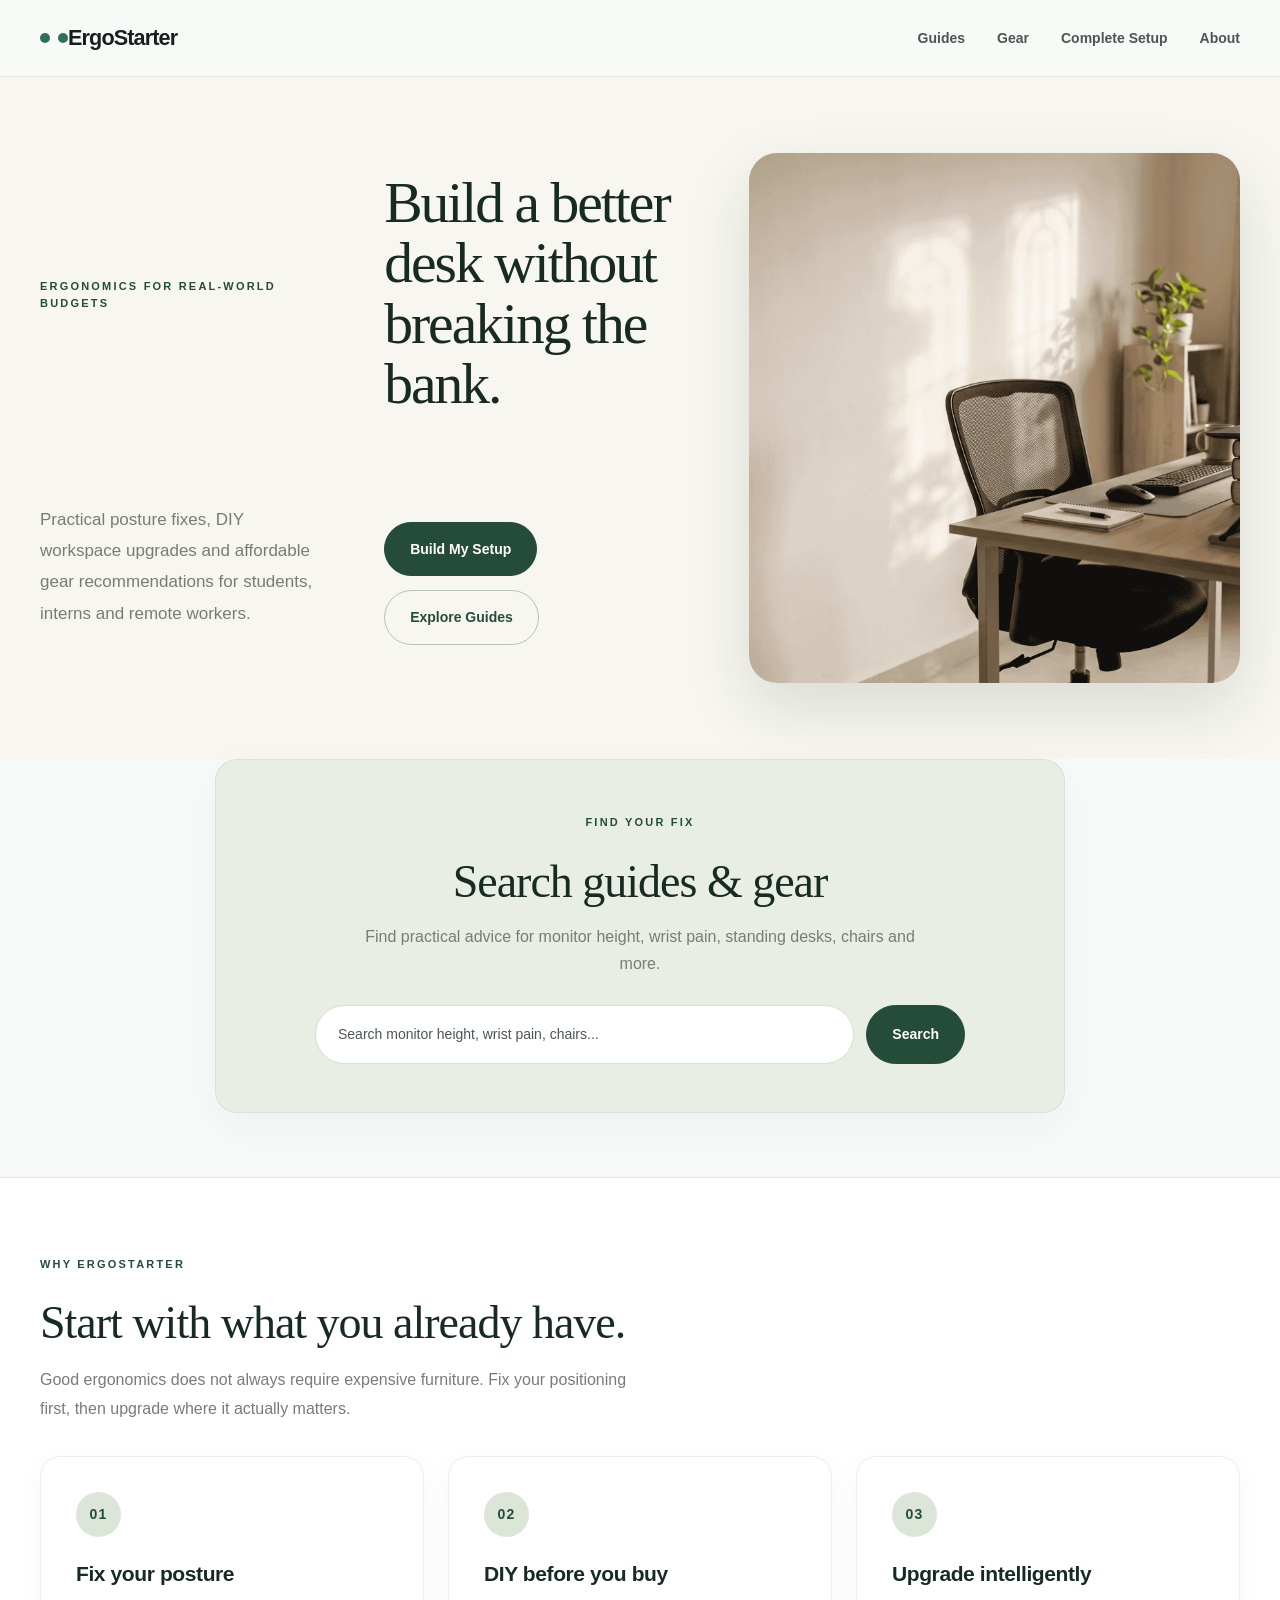
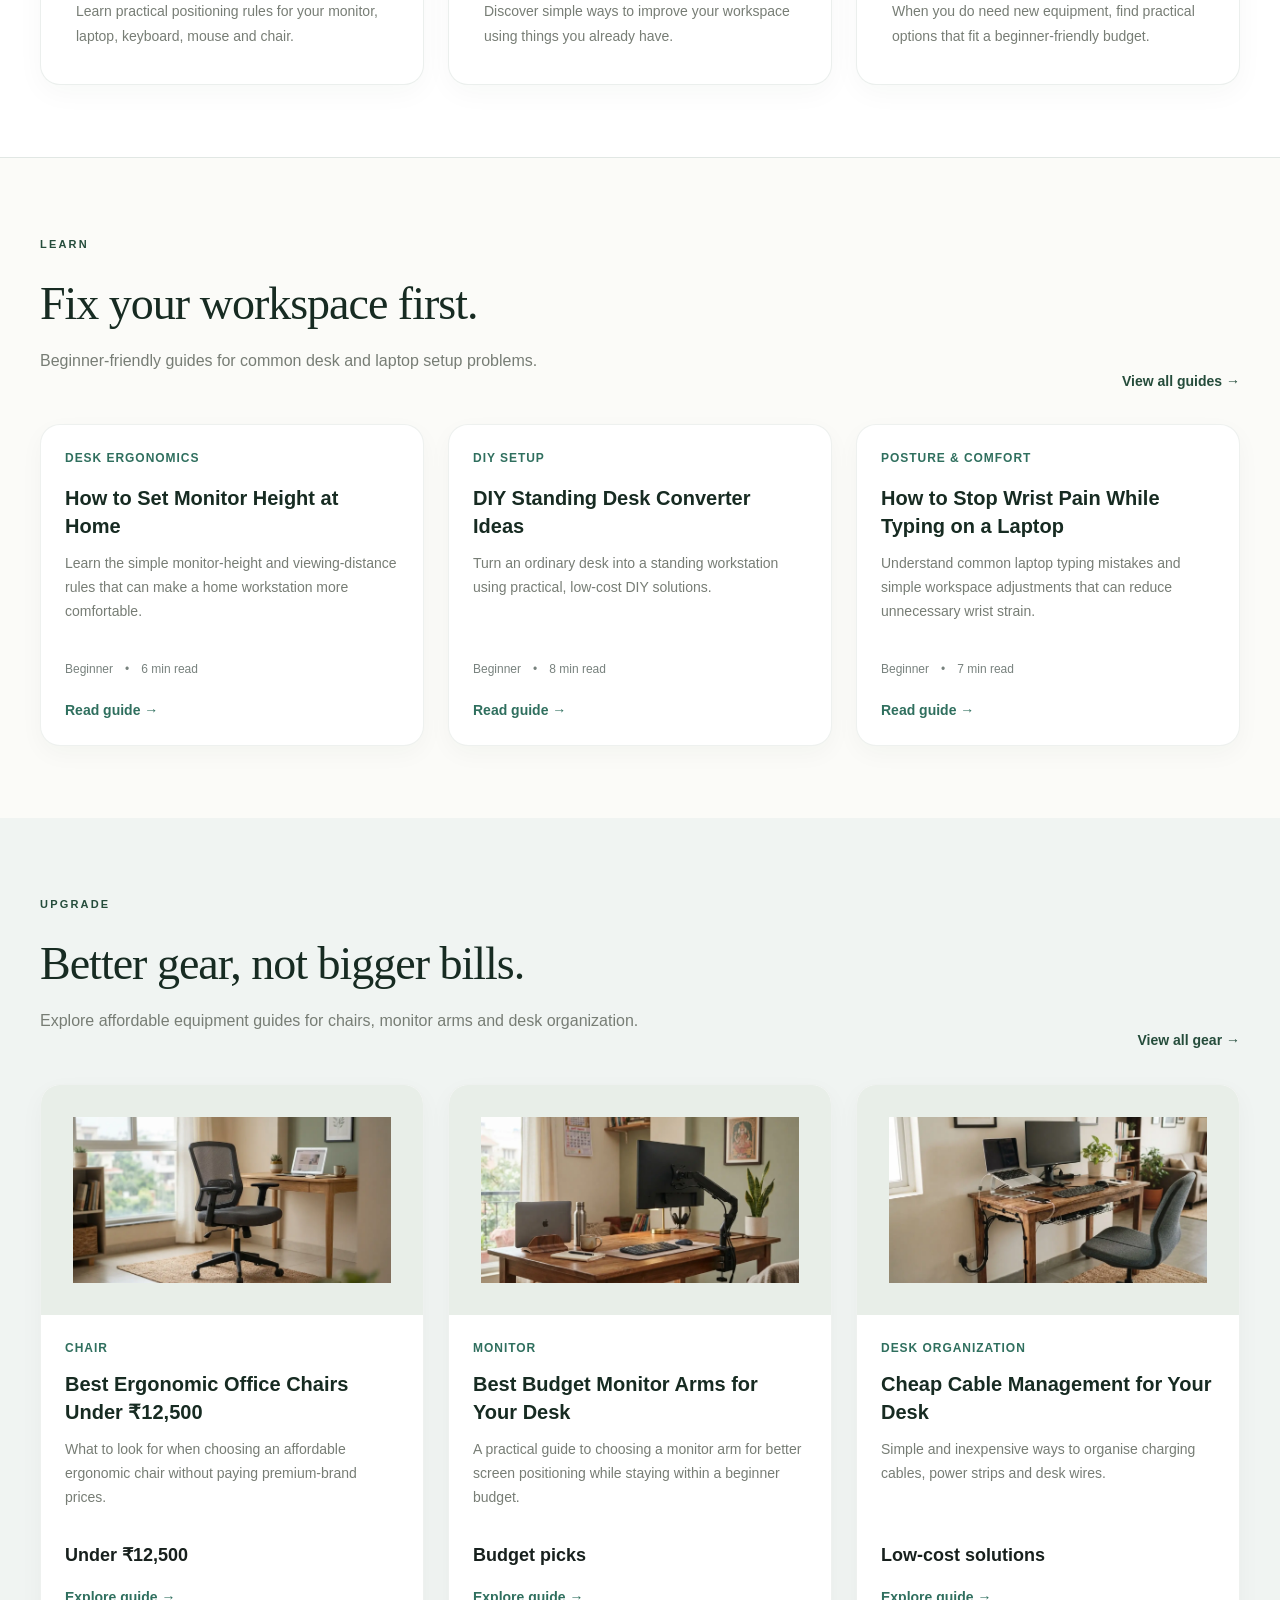
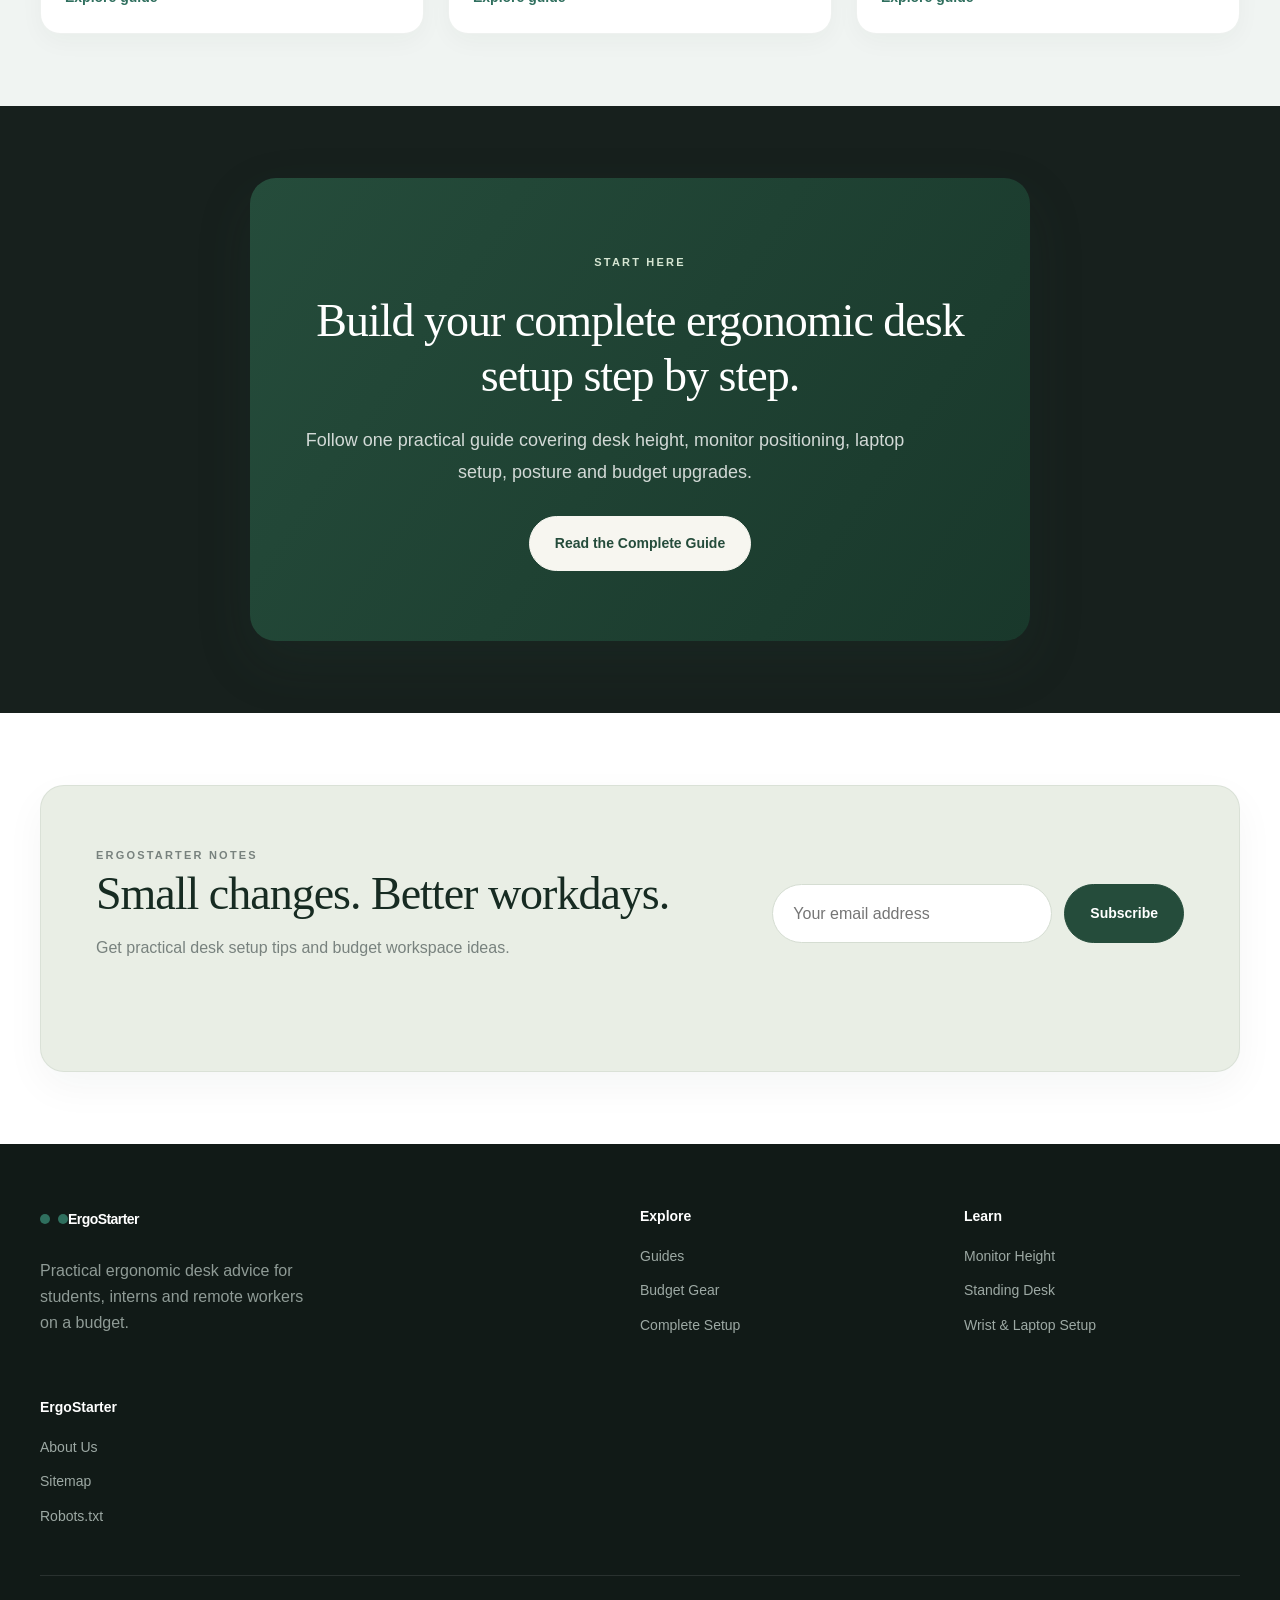
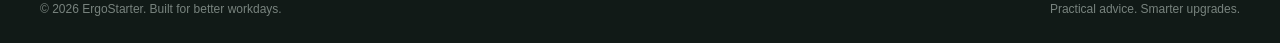
<file: ErgoStrater-main/index.html>
<!DOCTYPE html>
<html lang="en">

<head>
    <meta charset="UTF-8">

    <meta
        name="viewport"
        content="width=device-width, initial-scale=1.0"
    >

    <title>
        ErgoStarter | Budget Ergonomic Desk Setups for Beginners
    </title>

    <meta
        name="description"
        content="Build a comfortable ergonomic desk setup without spending a fortune. Practical posture guides, DIY workspace fixes and budget gear for students and remote workers."
    >

    <meta
        name="robots"
        content="index, follow"
    >

    <!-- Canonical will be updated once the final domain is selected -->
    <link
        rel="canonical"
        href="https://ergostarter.pro/"
    >

    <!-- Open Graph -->
    <meta
        property="og:type"
        content="website"
    >

    <meta
        property="og:title"
        content="ErgoStarter | Better Ergonomics. Smaller Budget."
    >

    <meta
        property="og:description"
        content="Practical ergonomic desk setups, posture fixes and affordable gear for students and remote workers."
    >

    <meta
        property="og:url"
        content="https://ergostarter.pro/"
    >

    <!-- Stylesheets -->
    <link
        rel="stylesheet"
        href="assets/css/style.css"
    >

    <link
        rel="stylesheet"
        href="assets/css/components.css"
    >

    <link
        rel="stylesheet"
        href="assets/css/responsive.css"
    >

<!-- Google tag (gtag.js) -->
<script async src="https://www.googletagmanager.com/gtm.js?id=GTM-KK4GDS9F"></script>
<script>
  window.dataLayer = window.dataLayer || [];
  function gtag(){dataLayer.push(arguments);}
  gtag('js', new Date());
</script>

<!-- OpenGraph Metadata -->
<meta property="og:type" content="website" />
<meta property="og:site_name" content="ErgoStarter" />
<meta property="og:title" content="ErgoStarter: Budget Ergonomic Desk Setups in India" />
<meta property="og:description" content="Practical posture fixes, DIY workspace improvements, and budget ergonomic desk gear under ₹5,000 for Indian students and WFH beginners." />
<meta property="og:url" content="https://ergostarter.pro/" />

<!-- JSON-LD Structured Data (Organization & WebSite) -->
<script type="application/ld+json">
{
  "@context": "https://schema.org",
  "@graph": [
    {
      "@type": "Organization",
      "@id": "https://ergostarter.pro/#organization",
      "name": "ErgoStarter",
      "url": "https://ergostarter.pro/",
      "description": "Budget ergonomic workspace design and posture optimization guides for Indian students and remote workers."
    },
    {
      "@type": "WebSite",
      "@id": "https://ergostarter.pro/#website",
      "url": "https://ergostarter.pro/",
      "name": "ErgoStarter",
      "publisher": {
        "@id": "https://ergostarter.pro/#organization"
      }
    }
  ]
}
</script>
    <link rel="stylesheet" href="assets/css/style.css">
<link rel="stylesheet" href="assets/css/components.css">
<link rel="stylesheet" href="assets/css/responsive.css">
<link rel="stylesheet" href="assets/css/premium-home.css">
<link rel="icon" type="image/svg+xml" href="assets/favicon.svg">
<link rel="stylesheet" href="assets/css/layout-refinement.css">
</head>


<body>

    <!-- ==========================================
         HEADER
         ========================================== -->

    <div id="site-header"></div>



    <!-- ==========================================
         MAIN CONTENT
         ========================================== -->

    <main>


        <!-- ======================================
             HERO
             ====================================== -->

        <section
            class="hero"
            aria-labelledby="hero-title"
        >

            <div class="container">

                <div class="hero-content">

                    <p class="eyebrow">
                        ERGONOMICS FOR REAL-WORLD BUDGETS
                    </p>


                    <h1 id="hero-title">
                        Build a better desk
                        without breaking the bank.
                    </h1>


                    <p class="hero-description">
                        Practical posture fixes, DIY workspace
                        upgrades and affordable gear recommendations
                        for students, interns and remote workers.
                    </p>


                    <div class="hero-actions">

                        <a
                            href="/budget-ergonomic-desk-setup-guide/"
                            class="btn btn-primary"
                        >
                            Build My Setup
                        </a>


                        <a
                            href="/guides/"
                            class="btn btn-secondary"
                        >
                            Explore Guides
                        </a>

                    </div>

                </div>


                <div class="hero-visual">
                    <img
                        src="assets/images/hero/hero-homepage.webp"
                        alt="Budget ergonomic desk setup for a beginner working from home"
                        class="hero-image"
                        width="1400"
                        height="788"
                        loading="eager"
                        fetchpriority="high"
                    >
                </div>

            </div>

        </section>

        <section class="search-section" aria-labelledby="search-title">
            <div class="container">
                <div class="search-box">
                    <p class="eyebrow">Find your fix</p>

                    <h2 id="search-title">Search guides &amp; gear</h2>

                    <p class="search-description">
                        Find practical advice for monitor height, wrist pain,
                        standing desks, chairs and more.
                    </p>

                    <form id="search-form" class="search-form" role="search">
                        <label class="visually-hidden" for="site-search">
                            Search guides and gear
                        </label>

                        <input
                            id="site-search"
                            name="q"
                            type="search"
                            placeholder="Search monitor height, wrist pain, chairs..."
                            autocomplete="off"
                        >

                        <button class="btn btn-primary" type="submit">
                            Search
                        </button>
                    </form>

                    <div
                        id="search-results"
                        class="search-results"
                        hidden
                        aria-live="polite"
                    ></div>
                </div>
            </div>
        </section>



        <!-- ======================================
             TRUST / VALUE PROPOSITION
             ====================================== -->

        <section
            class="value-section"
            aria-labelledby="value-title"
        >

            <div class="container">

                <div class="section-heading">

                    <p class="eyebrow">
                        WHY ERGOSTARTER
                    </p>

                    <h2 id="value-title">
                        Start with what you already have.
                    </h2>

                    <p>
                        Good ergonomics does not always require
                        expensive furniture. Fix your positioning
                        first, then upgrade where it actually matters.
                    </p>

                </div>


                <div class="value-grid">

                    <article class="value-card">

                        <span
                            class="value-card-number"
                            aria-hidden="true"
                        >
                            01
                        </span>

                        <h3>
                            Fix your posture
                        </h3>

                        <p>
                            Learn practical positioning rules
                            for your monitor, laptop, keyboard,
                            mouse and chair.
                        </p>

                    </article>


                    <article class="value-card">

                        <span
                            class="value-card-number"
                            aria-hidden="true"
                        >
                            02
                        </span>

                        <h3>
                            DIY before you buy
                        </h3>

                        <p>
                            Discover simple ways to improve your
                            workspace using things you already have.
                        </p>

                    </article>


                    <article class="value-card">

                        <span
                            class="value-card-number"
                            aria-hidden="true"
                        >
                            03
                        </span>

                        <h3>
                            Upgrade intelligently
                        </h3>

                        <p>
                            When you do need new equipment,
                            find practical options that fit a
                            beginner-friendly budget.
                        </p>

                    </article>

                </div>

            </div>

        </section>



        <!-- ======================================
             GUIDES
             ====================================== -->

        <section
            class="guides-section section"
            aria-labelledby="guides-title"
        >

            <div class="container">

                <div class="section-header-row">

                    <div class="section-heading">

                        <p class="eyebrow">
                            LEARN
                        </p>

                        <h2 id="guides-title">
                            Fix your workspace first.
                        </h2>

                        <p>
                            Beginner-friendly guides for common
                            desk and laptop setup problems.
                        </p>

                    </div>


                    <a
                        href="/guides/"
                        class="section-link"
                    >
                        View all guides →
                    </a>

                </div>


                <div
                    class="guide-grid"
                    id="featured-guides"
                >

                    <!--
                        Guide cards will be generated dynamically
                        using JavaScript.
                    -->

                </div>

            </div>

        </section>



        <!-- ======================================
             BUDGET GEAR
             ====================================== -->

        <section
            class="gear-section section"
            aria-labelledby="gear-title"
        >

            <div class="container">

                <div class="section-header-row">

                    <div class="section-heading">

                        <p class="eyebrow">
                            UPGRADE
                        </p>

                        <h2 id="gear-title">
                            Better gear, not bigger bills.
                        </h2>

                        <p>
                            Explore affordable equipment guides
                            for chairs, monitor arms and desk
                            organization.
                        </p>

                    </div>


                    <a
                        href="/gear/"
                        class="section-link"
                    >
                        View all gear →
                    </a>

                </div>


                <div
                    class="gear-grid"
                    id="featured-gear"
                >

                    <!--
                        Gear cards will be generated dynamically
                        using JavaScript.
                    -->

                </div>

            </div>

        </section>



        <!-- ======================================
             COMPLETE SETUP CTA
             ====================================== -->

        <section
            class="setup-cta section"
            aria-labelledby="setup-title"
        >

            <div class="container">

                <div class="cta-content">

                    <p class="eyebrow">
                        START HERE
                    </p>

                    <h2 id="setup-title">
                        Build your complete ergonomic
                        desk setup step by step.
                    </h2>

                    <p>
                        Follow one practical guide covering
                        desk height, monitor positioning,
                        laptop setup, posture and budget upgrades.
                    </p>

                    <a
                        href="/budget-ergonomic-desk-setup-guide/"
                        class="btn btn-primary"
                    >
                        Read the Complete Guide
                    </a>

                </div>

            </div>

        </section>



        <!-- ======================================
             NEWSLETTER
             ====================================== -->

        <section
            class="newsletter-section section"
            aria-labelledby="newsletter-title"
        >

            <div class="container">

                <div class="newsletter">

                    <div>

                        <p class="eyebrow">
                            ERGOSTARTER NOTES
                        </p>

                        <h2 id="newsletter-title">
                            Small changes. Better workdays.
                        </h2>

                        <p>
                            Get practical desk setup tips and
                            budget workspace ideas.
                        </p>

                    </div>


                    <form
                        class="newsletter-form"
                        id="newsletter-form"
                    >

                        <label
                            for="newsletter-email"
                            class="visually-hidden"
                        >
                            Email address
                        </label>

                        <input
                            type="email"
                            id="newsletter-email"
                            name="email"
                            placeholder="Your email address"
                            autocomplete="email"
                            required
                        >

                        <button
                            type="submit"
                            class="btn btn-primary"
                        >
                            Subscribe
                        </button>

                    </form>


                    <p
                        class="form-message"
                        id="newsletter-message"
                        aria-live="polite"
                    ></p>

                </div>

            </div>

        </section>

    </main>



    <!-- ==========================================
         FOOTER
         ========================================== -->

    <div id="site-footer"></div>



    <!-- JavaScript -->

    <script
        src="assets/js/data.js"
        defer
    ></script>

    <script
        src="assets/js/components.js"
        defer
    ></script>

    <script
        src="assets/js/main.js"
        defer
    ></script>

    <script
        src="assets/js/search.js"
        defer
    ></script>

</body>

</html>
</file>
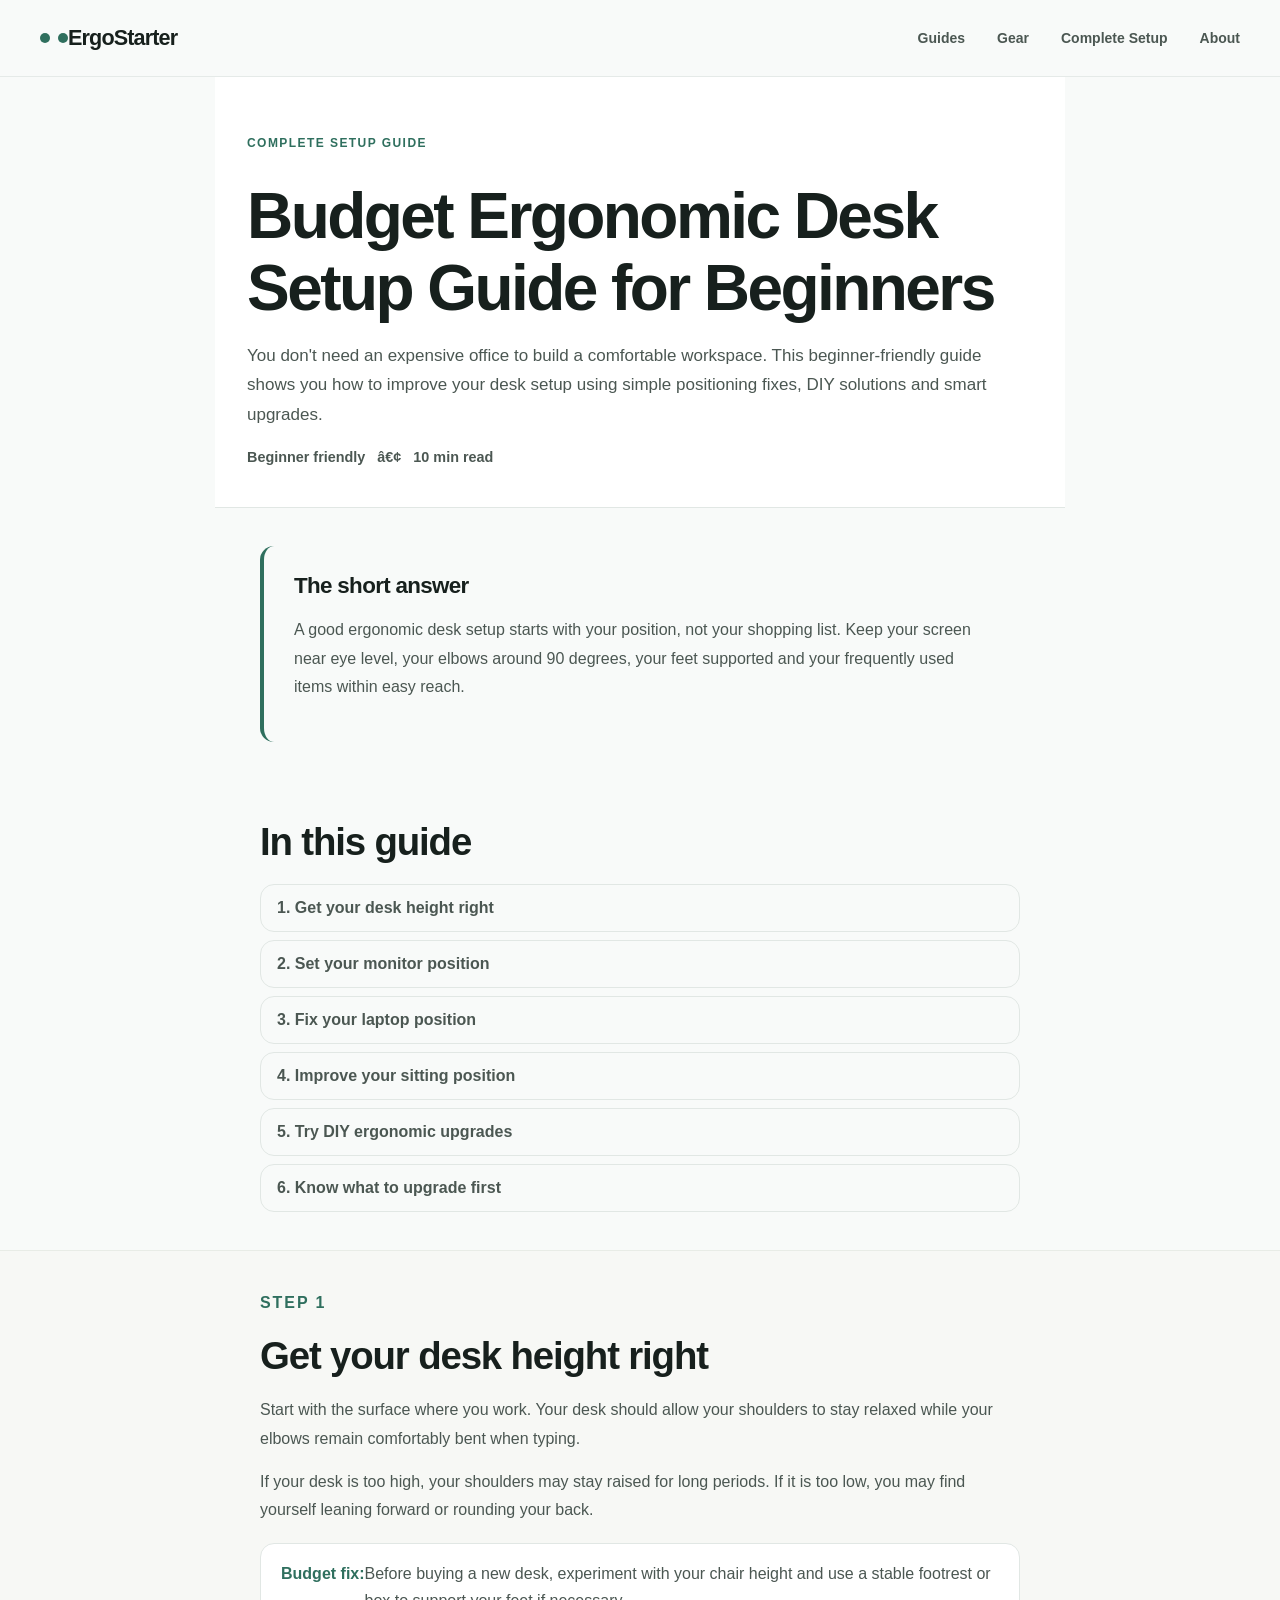
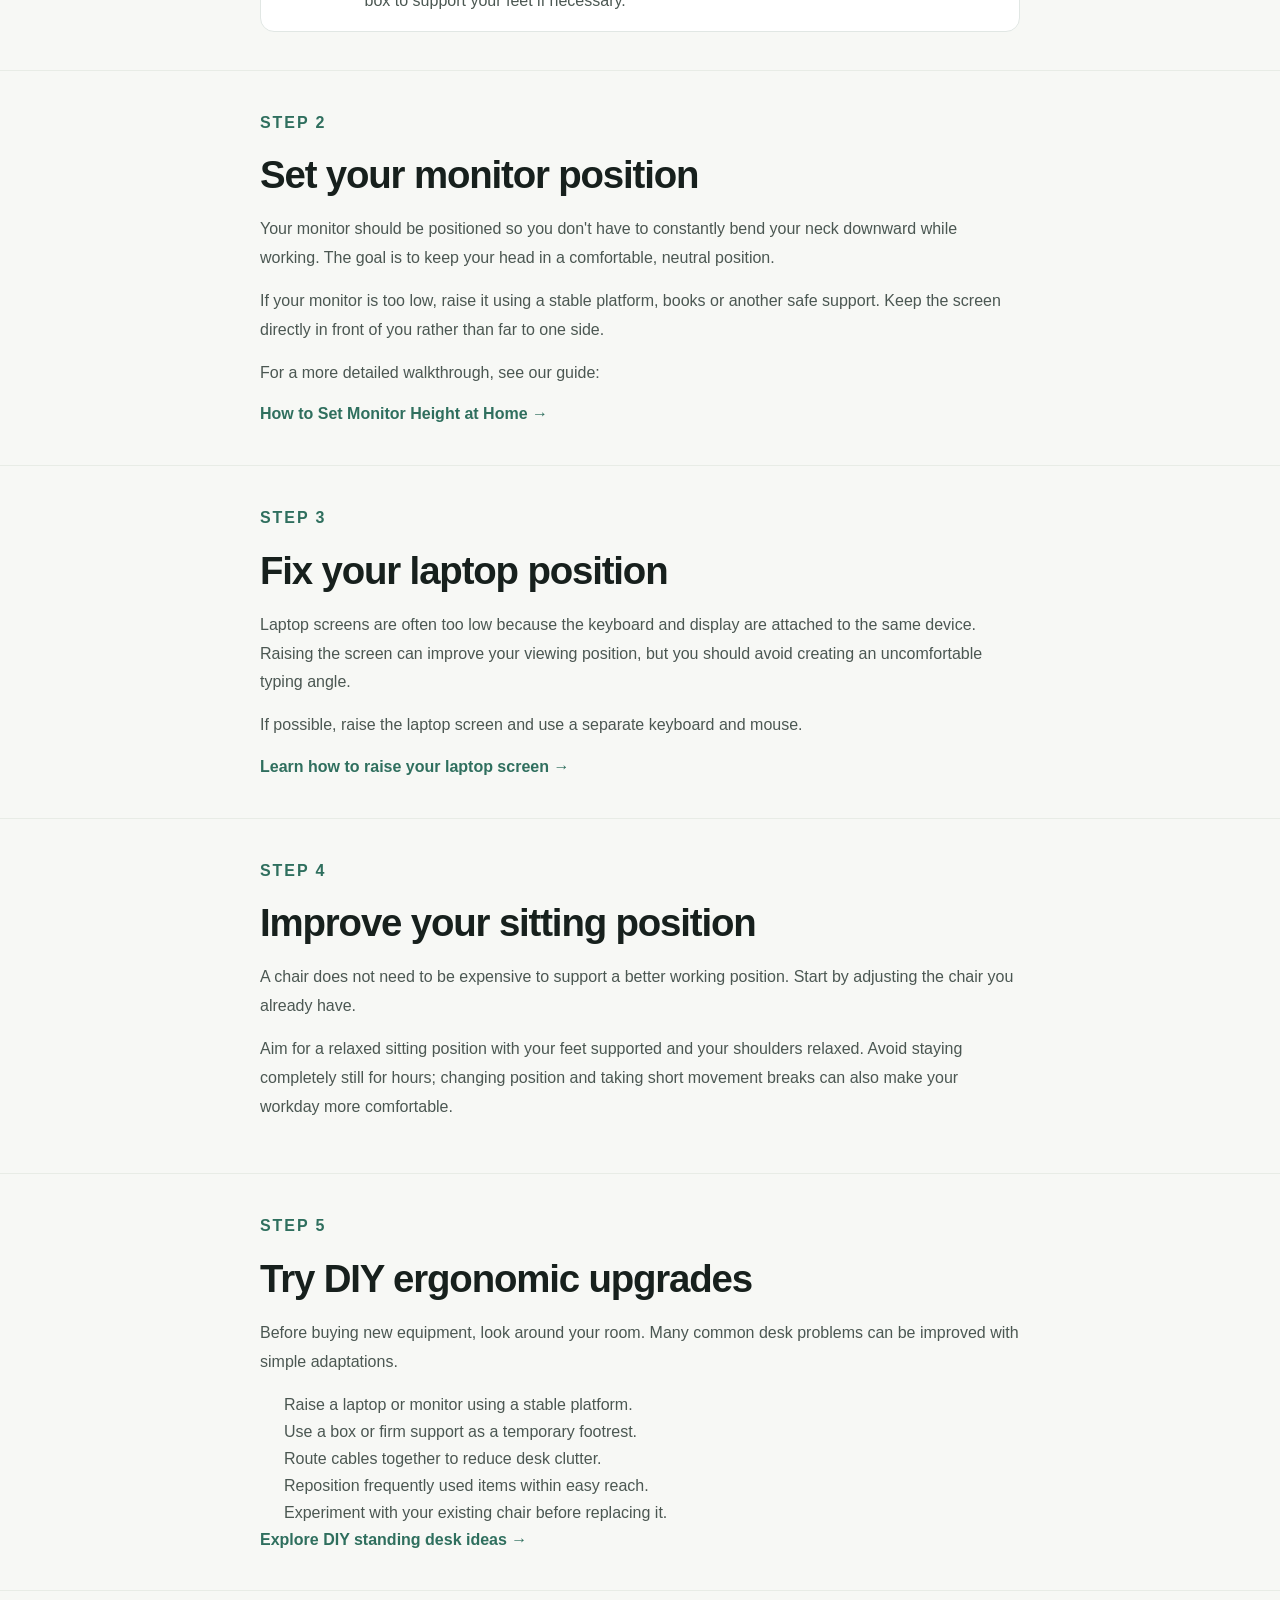
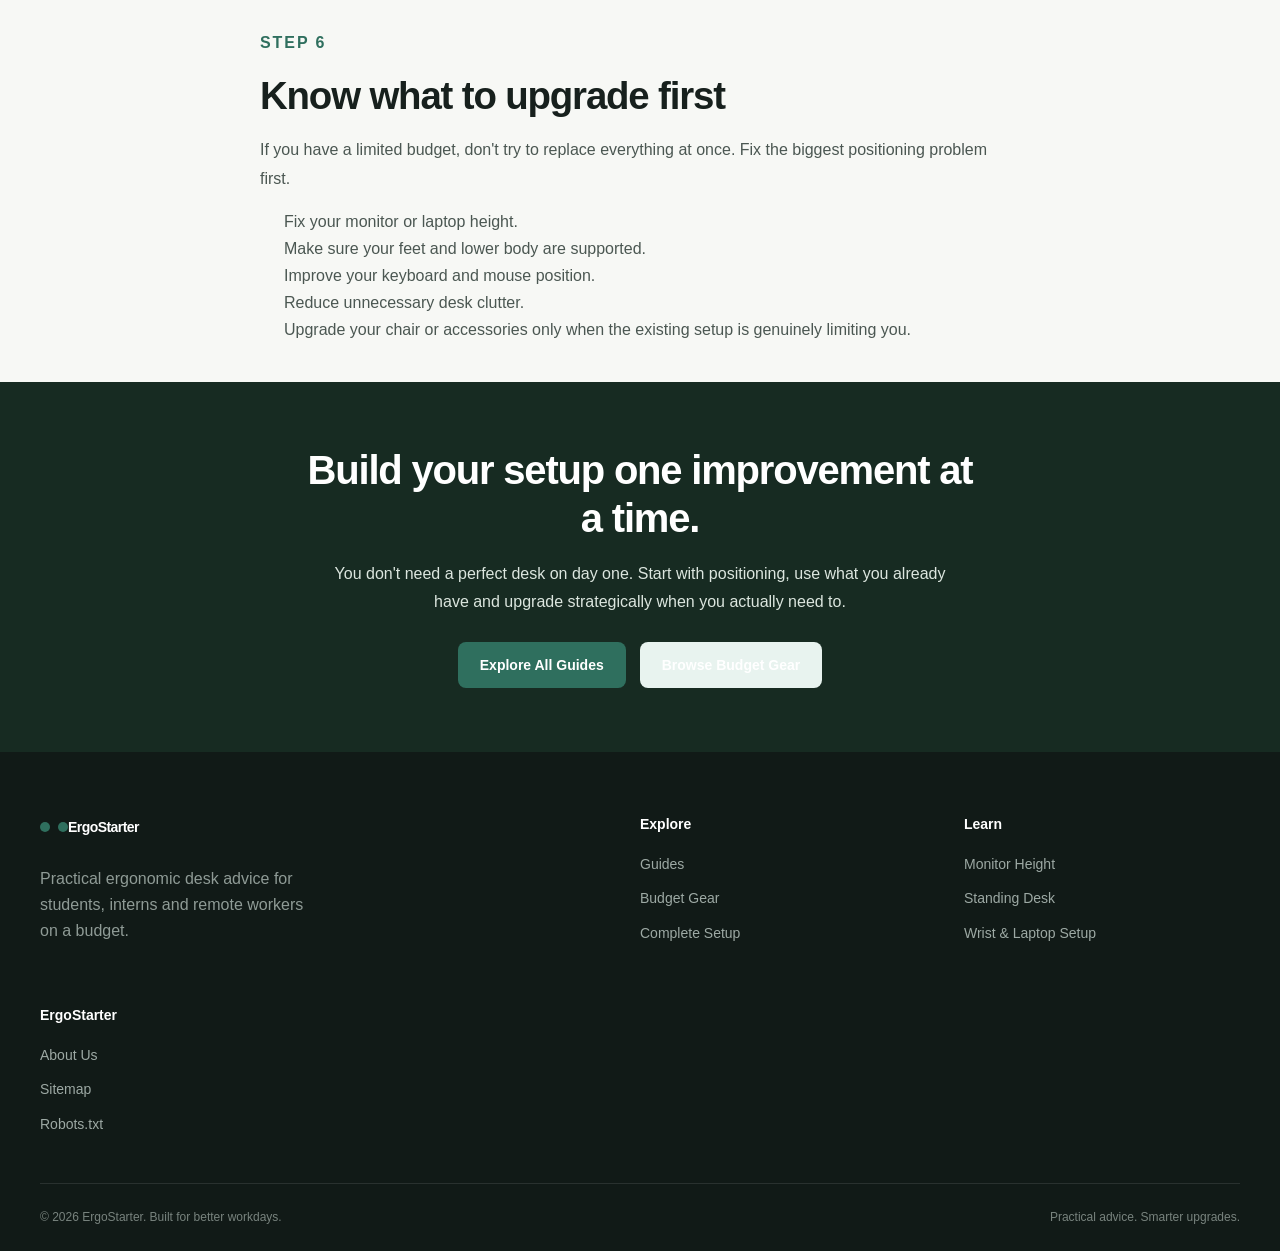
<file: ErgoStrater-main/budget-ergonomic-desk-setup-guide/index.html>
<!DOCTYPE html>
<html lang="en">
<head>
    <meta charset="UTF-8">

    <meta
        name="viewport"
        content="width=device-width, initial-scale=1.0"
    >

    <title>
        Budget Ergonomic Desk Setup Guide for Beginners | ErgoStarter
    </title>

    <meta
        name="description"
        content="Build a comfortable ergonomic desk setup on a budget. Learn the correct desk height, monitor position, laptop setup, posture basics and smart DIY upgrades."
    >

    <meta
        name="robots"
        content="index, follow"
    >

    <link
        rel="canonical"
        href="https://ergostarter.pro/budget-ergonomic-desk-setup-guide/"
    >

    <meta
        property="og:title"
        content="Budget Ergonomic Desk Setup Guide for Beginners"
    >

    <meta
        property="og:description"
        content="A practical beginner-friendly guide to building a comfortable ergonomic desk setup without spending a fortune."
    >

    <meta
        property="og:type"
        content="article"
    >

    <link
        rel="stylesheet"
        href="../assets/css/style.css"
    >

    <link
        rel="stylesheet"
        href="../assets/css/components.css"
    >

    <link
        rel="stylesheet"
        href="../assets/css/responsive.css"
    >

<!-- Google tag (gtag.js) -->
<script async src="https://www.googletagmanager.com/gtm.js?id=GTM-KK4GDS9F"></script>
<script>
  window.dataLayer = window.dataLayer || [];
  function gtag(){dataLayer.push(arguments);}
  gtag('js', new Date());
</script>

<!-- JSON-LD Structured Data (Organization & WebSite) -->
<script type="application/ld+json">
{
  "@context": "https://schema.org",
  "@graph": [
    {
      "@type": "Organization",
      "@id": "https://ergostarter.pro/#organization",
      "name": "ErgoStarter",
      "url": "https://ergostarter.pro/",
      "description": "Budget ergonomic workspace design and posture optimization guides for Indian students and remote workers."
    },
    {
      "@type": "WebSite",
      "@id": "https://ergostarter.pro/#website",
      "url": "https://ergostarter.pro/",
      "name": "ErgoStarter",
      "publisher": {
        "@id": "https://ergostarter.pro/#organization"
      }
    }
  ]
}
</script>
<link rel="stylesheet" href="../assets/css/layout-refinement.css">
</head>

<body>

    <div id="site-header"></div>

    <main>

        <!-- Article Header -->
        <article class="article-page">

            <header class="article-header">
                <div class="content-container">

                    <p class="eyebrow">
                        Complete Setup Guide
                    </p>

                    <h1>
                        Budget Ergonomic Desk Setup Guide for Beginners
                    </h1>

                    <p class="article-intro">
                        You don't need an expensive office to build a
                        comfortable workspace. This beginner-friendly guide
                        shows you how to improve your desk setup using simple
                        positioning fixes, DIY solutions and smart upgrades.
                    </p>

                    <div class="article-meta">
                        <span>Beginner friendly</span>
                        <span>â€¢</span>
                        <span>10 min read</span>
                    </div>

                </div>
            </header>


            <!-- Quick Answer -->
            <section class="article-section">
                <div class="content-container">

                    <div class="article-highlight">

                        <h2>
                            The short answer
                        </h2>

                        <p>
                            A good ergonomic desk setup starts with your
                            position, not your shopping list. Keep your
                            screen near eye level, your elbows around
                            90 degrees, your feet supported and your
                            frequently used items within easy reach.
                        </p>

                    </div>

                </div>
            </section>


            <!-- Table of Contents -->
            <section class="article-section">
                <div class="content-container">

                    <h2>
                        In this guide
                    </h2>

                    <nav
                        class="article-toc"
                        aria-label="Table of contents"
                    >

                        <a href="#desk-height">
                            1. Get your desk height right
                        </a>

                        <a href="#monitor-position">
                            2. Set your monitor position
                        </a>

                        <a href="#laptop-setup">
                            3. Fix your laptop position
                        </a>

                        <a href="#chair-posture">
                            4. Improve your sitting position
                        </a>

                        <a href="#diy-upgrades">
                            5. Try DIY ergonomic upgrades
                        </a>

                        <a href="#upgrade-priority">
                            6. Know what to upgrade first
                        </a>

                    </nav>

                </div>
            </section>


            <!-- Section 1 -->
            <section
                id="desk-height"
                class="article-section"
            >

                <div class="content-container">

                    <p class="eyebrow">
                        Step 1
                    </p>

                    <h2>
                        Get your desk height right
                    </h2>

                    <p>
                        Start with the surface where you work. Your desk
                        should allow your shoulders to stay relaxed while
                        your elbows remain comfortably bent when typing.
                    </p>

                    <p>
                        If your desk is too high, your shoulders may stay
                        raised for long periods. If it is too low, you may
                        find yourself leaning forward or rounding your back.
                    </p>

                    <div class="article-tip">

                        <strong>
                            Budget fix:
                        </strong>

                        <span>
                            Before buying a new desk, experiment with your
                            chair height and use a stable footrest or box
                            to support your feet if necessary.
                        </span>

                    </div>

                </div>

            </section>


            <!-- Section 2 -->
            <section
                id="monitor-position"
                class="article-section article-section-alt"
            >

                <div class="content-container">

                    <p class="eyebrow">
                        Step 2
                    </p>

                    <h2>
                        Set your monitor position
                    </h2>

                    <p>
                        Your monitor should be positioned so you don't have
                        to constantly bend your neck downward while working.
                        The goal is to keep your head in a comfortable,
                        neutral position.
                    </p>

                    <p>
                        If your monitor is too low, raise it using a stable
                        platform, books or another safe support. Keep the
                        screen directly in front of you rather than far to
                        one side.
                    </p>

                    <p>
                        For a more detailed walkthrough, see our guide:
                    </p>

                    <a
                        class="article-inline-link"
                        href="/guides/monitor-height/"
                    >
                        How to Set Monitor Height at Home →
                    </a>

                </div>

            </section>


            <!-- Section 3 -->
            <section
                id="laptop-setup"
                class="article-section"
            >

                <div class="content-container">

                    <p class="eyebrow">
                        Step 3
                    </p>

                    <h2>
                        Fix your laptop position
                    </h2>

                    <p>
                        Laptop screens are often too low because the keyboard
                        and display are attached to the same device. Raising
                        the screen can improve your viewing position, but you
                        should avoid creating an uncomfortable typing angle.
                    </p>

                    <p>
                        If possible, raise the laptop screen and use a
                        separate keyboard and mouse.
                    </p>

                    <a
                        class="article-inline-link"
                        href="/guides/laptop-setup/"
                    >
                        Learn how to raise your laptop screen →
                    </a>

                </div>

            </section>


            <!-- Section 4 -->
            <section
                id="chair-posture"
                class="article-section article-section-alt"
            >

                <div class="content-container">

                    <p class="eyebrow">
                        Step 4
                    </p>

                    <h2>
                        Improve your sitting position
                    </h2>

                    <p>
                        A chair does not need to be expensive to support a
                        better working position. Start by adjusting the chair
                        you already have.
                    </p>

                    <p>
                        Aim for a relaxed sitting position with your feet
                        supported and your shoulders relaxed. Avoid staying
                        completely still for hours; changing position and
                        taking short movement breaks can also make your
                        workday more comfortable.
                    </p>

                </div>

            </section>


            <!-- Section 5 -->
            <section
                id="diy-upgrades"
                class="article-section"
            >

                <div class="content-container">

                    <p class="eyebrow">
                        Step 5
                    </p>

                    <h2>
                        Try DIY ergonomic upgrades
                    </h2>

                    <p>
                        Before buying new equipment, look around your room.
                        Many common desk problems can be improved with
                        simple adaptations.
                    </p>

                    <ul class="article-list">

                        <li>
                            Raise a laptop or monitor using a stable platform.
                        </li>

                        <li>
                            Use a box or firm support as a temporary footrest.
                        </li>

                        <li>
                            Route cables together to reduce desk clutter.
                        </li>

                        <li>
                            Reposition frequently used items within easy reach.
                        </li>

                        <li>
                            Experiment with your existing chair before
                            replacing it.
                        </li>

                    </ul>

                    <a
                        class="article-inline-link"
                        href="/guides/standing-desk/"
                    >
                        Explore DIY standing desk ideas →
                    </a>

                </div>

            </section>


            <!-- Section 6 -->
            <section
                id="upgrade-priority"
                class="article-section article-section-alt"
            >

                <div class="content-container">

                    <p class="eyebrow">
                        Step 6
                    </p>

                    <h2>
                        Know what to upgrade first
                    </h2>

                    <p>
                        If you have a limited budget, don't try to replace
                        everything at once. Fix the biggest positioning
                        problem first.
                    </p>

                    <ol class="article-list">

                        <li>
                            Fix your monitor or laptop height.
                        </li>

                        <li>
                            Make sure your feet and lower body are supported.
                        </li>

                        <li>
                            Improve your keyboard and mouse position.
                        </li>

                        <li>
                            Reduce unnecessary desk clutter.
                        </li>

                        <li>
                            Upgrade your chair or accessories only when
                            the existing setup is genuinely limiting you.
                        </li>

                    </ol>

                </div>

            </section>


            <!-- Final CTA -->
            <section class="article-cta">

                <div class="content-container">

                    <h2>
                        Build your setup one improvement at a time.
                    </h2>

                    <p>
                        You don't need a perfect desk on day one. Start with
                        positioning, use what you already have and upgrade
                        strategically when you actually need to.
                    </p>

                    <div class="article-cta-actions">

                        <a
                            class="btn btn-primary"
                            href="/guides/"
                        >
                            Explore All Guides
                        </a>

                        <a
                            class="btn btn-secondary"
                            href="/gear/"
                        >
                            Browse Budget Gear
                        </a>

                    </div>

                </div>

            </section>

        </article>

    </main>

    <div id="site-footer"></div>


    <script src="../assets/js/data.js" defer></script>
    <script src="../assets/js/components.js" defer></script>
    <script src="../assets/js/main.js" defer></script>
    <script src="../assets/js/search.js" defer></script>

</body>
</html>
</file>
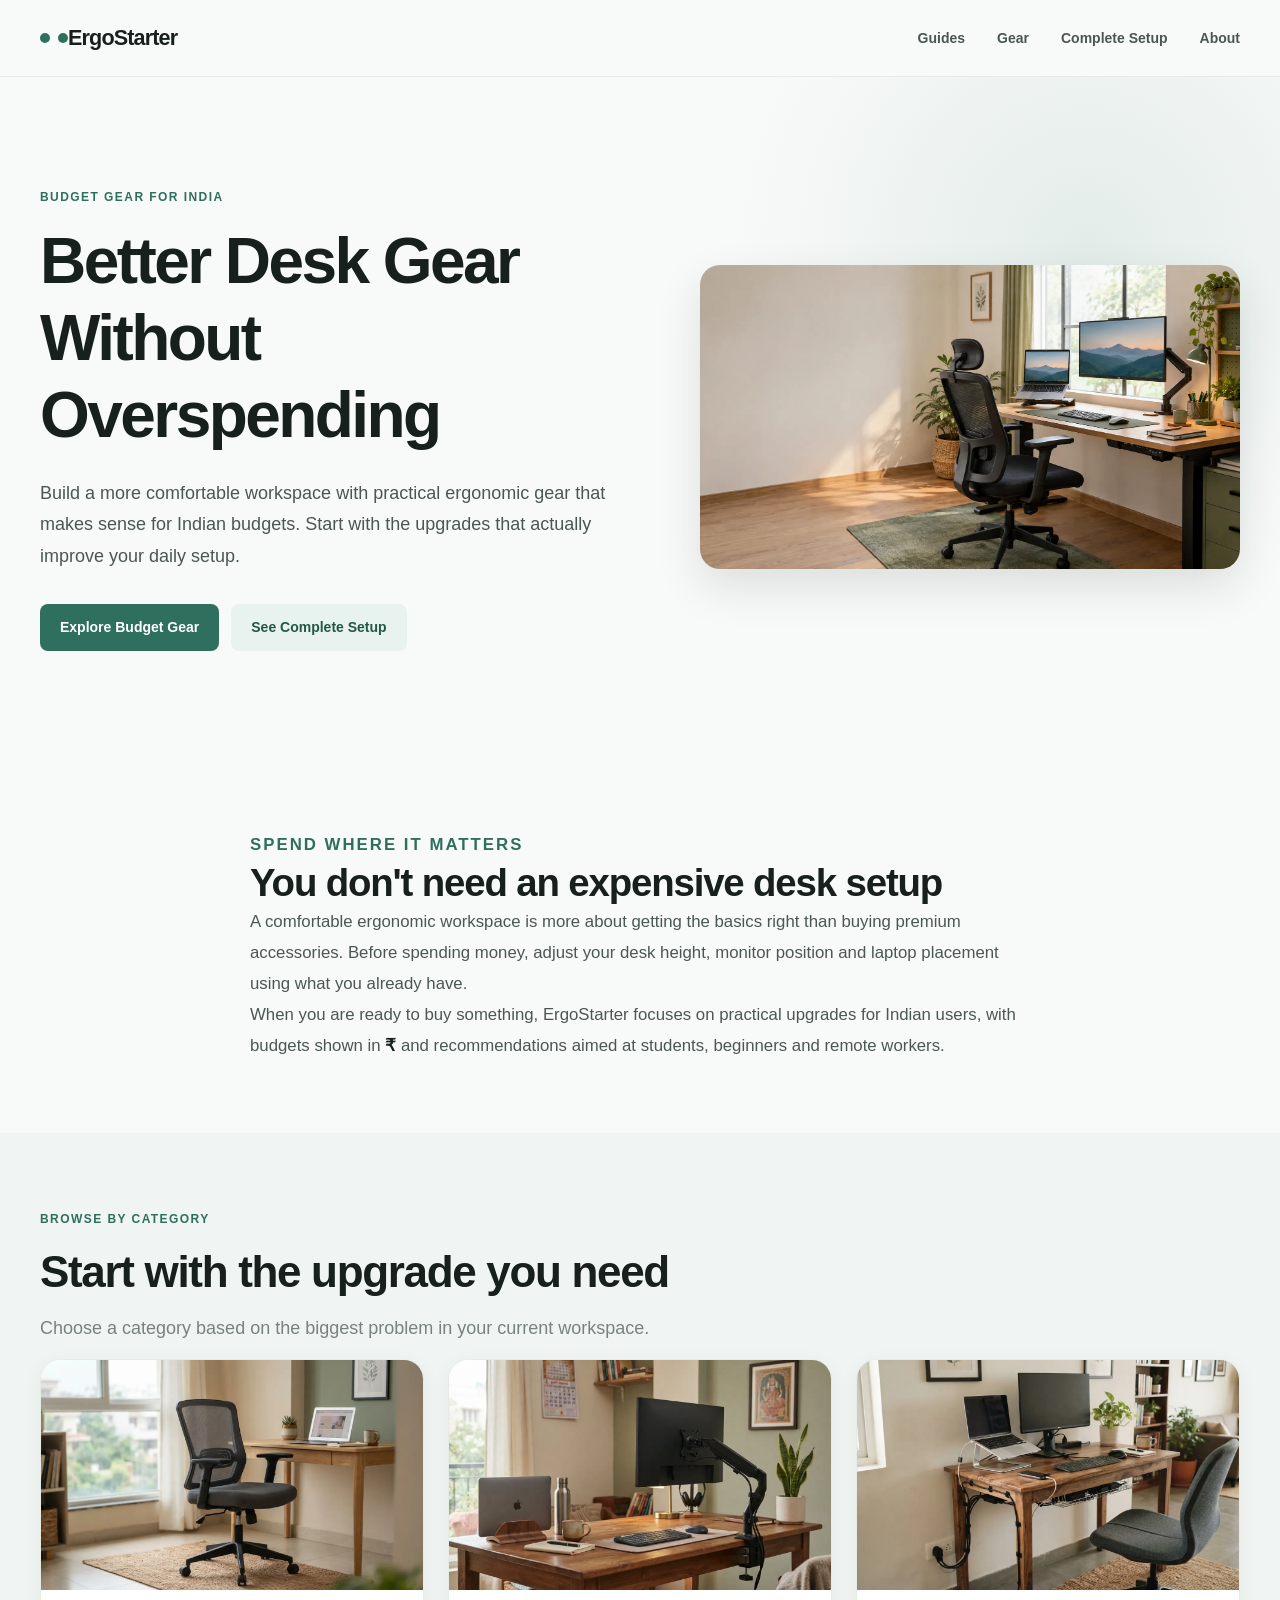
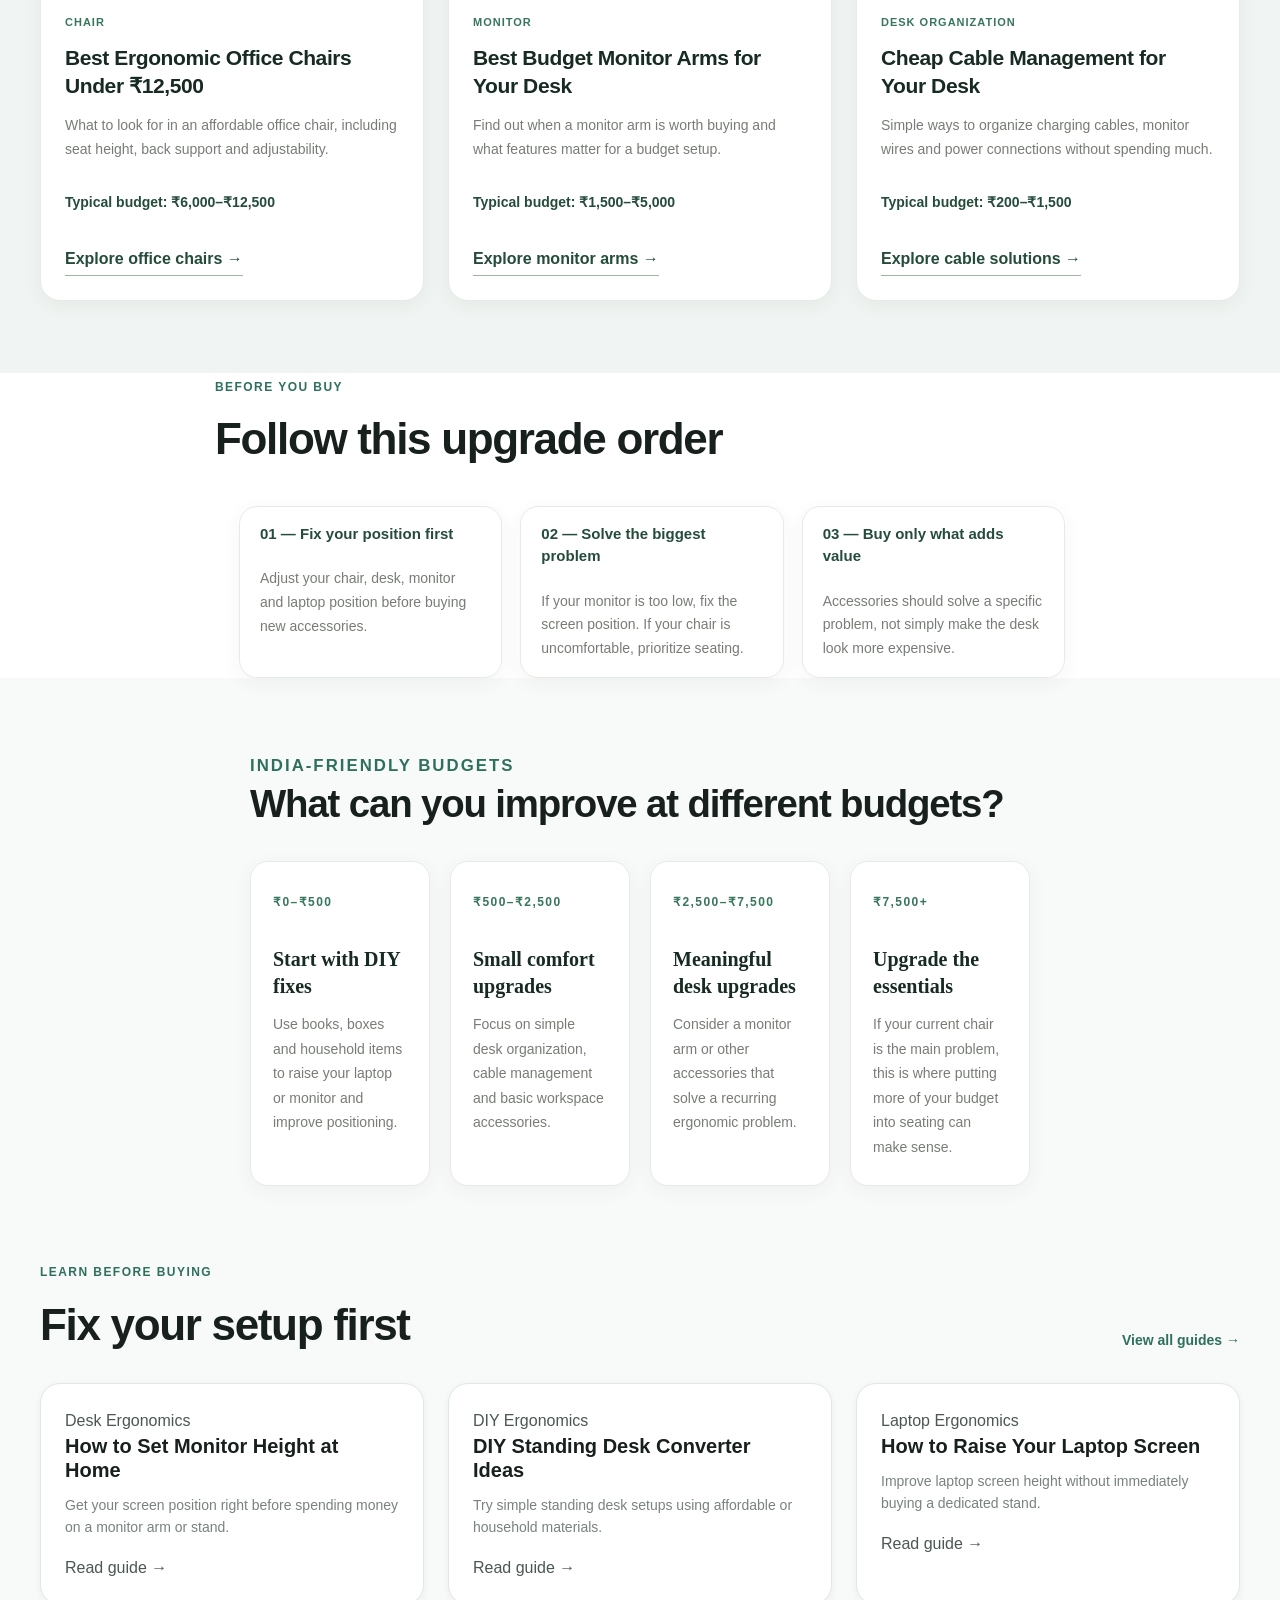
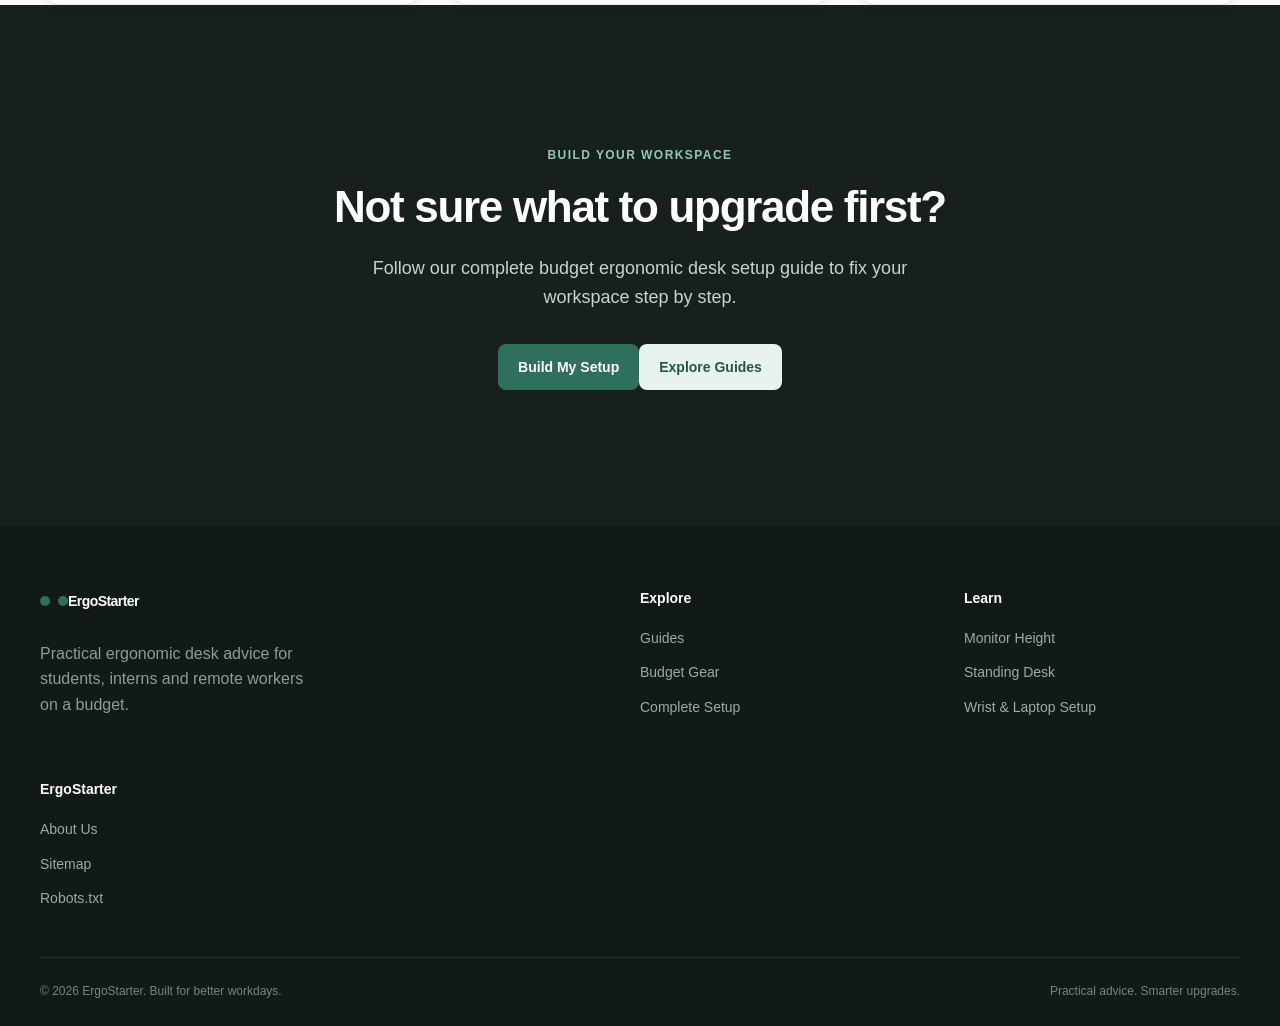
<file: ErgoStrater-main/gear/index.html>
<!DOCTYPE html>
<html lang="en">
<head>
    <meta charset="UTF-8">

    <meta
        name="viewport"
        content="width=device-width, initial-scale=1.0"
    >

    <title>Budget Ergonomic Desk Gear for India | ErgoStarter</title>

    <meta
        name="description"
        content="Find practical ergonomic desk gear in India without overspending. Compare budget office chairs, monitor arms and cable management solutions for beginner-friendly workspaces."
    >

    <meta
        name="robots"
        content="index, follow"
    >

    <link
        rel="canonical"
        href="https://ergostarter.pro/gear/"
    >

    <!-- Open Graph -->
    <meta
        property="og:title"
        content="Budget Ergonomic Desk Gear for India | ErgoStarter"
    >

    <meta
        property="og:description"
        content="Budget-friendly ergonomic desk gear for Indian students, beginners and remote workers."
    >

    <meta
        property="og:type"
        content="website"
    >

    <meta
        property="og:url"
        content="https://ergostarter.pro/gear/"
    >

    <!-- Google tag (gtag.js) -->
<script async src="https://www.googletagmanager.com/gtm.js?id=GTM-KK4GDS9F"></script>
<script>
  window.dataLayer = window.dataLayer || [];
  function gtag(){dataLayer.push(arguments);}
  gtag('js', new Date());
</script>

<!-- JSON-LD Structured Data (Organization & WebSite) -->
<script type="application/ld+json">
{
  "@context": "https://schema.org",
  "@graph": [
    {
      "@type": "Organization",
      "@id": "https://ergostarter.pro/#organization",
      "name": "ErgoStarter",
      "url": "https://ergostarter.pro/",
      "description": "Budget ergonomic workspace design and posture optimization guides for Indian students and remote workers."
    },
    {
      "@type": "WebSite",
      "@id": "https://ergostarter.pro/#website",
      "url": "https://ergostarter.pro/",
      "name": "ErgoStarter",
      "publisher": {
        "@id": "https://ergostarter.pro/#organization"
      }
    }
  ]
}
</script>
    <link rel="stylesheet" href="../assets/css/style.css">
<link rel="stylesheet" href="../assets/css/components.css">
<link rel="stylesheet" href="../assets/css/responsive.css">
<link rel="stylesheet" href="../assets/css/gear-premium.css">
<link rel="stylesheet" href="../assets/css/layout-refinement.css">
</head>

<body>

    <!-- Header -->
    <div id="site-header"></div>


    <main class="gear-page">

        <!-- Hero -->
        <section class="hero" aria-labelledby="gear-page-title">

            <div class="container hero-content">

                <div class="hero-copy">

                    <p class="eyebrow">
                        Budget Gear for India
                    </p>

                    <h1 id="gear-page-title">
                        Better Desk Gear Without Overspending
                    </h1>

                    <p class="hero-description">
                        Build a more comfortable workspace with practical
                        ergonomic gear that makes sense for Indian budgets.
                        Start with the upgrades that actually improve your
                        daily setup.
                    </p>

                    <div class="hero-actions">

                        <a
                            class="btn btn-primary"
                            href="#gear-categories"
                        >
                            Explore Budget Gear
                        </a>

                        <a
                            class="btn btn-secondary"
                            href="/budget-ergonomic-desk-setup-guide/"
                        >
                            See Complete Setup
                        </a>

                    </div>

                </div>

                <div class="hero-visual">
                    <img
                        src="../assets/images/hero/hero-gear.webp"
                        alt="Affordable ergonomic desk gear for a beginner home office"
                        class="hero-image"
                        width="1400"
                        height="788"
                        loading="eager"
                        fetchpriority="high"
                    >
                </div>

            </div>

        </section>


        <!-- Intro -->
        <section class="article-section">

            <div class="content-container">

                <p class="eyebrow">
                    Spend where it matters
                </p>

                <h2>
                    You don't need an expensive desk setup
                </h2>

                <p>
                    A comfortable ergonomic workspace is more about getting
                    the basics right than buying premium accessories.
                    Before spending money, adjust your desk height, monitor
                    position and laptop placement using what you already have.
                </p>

                <p>
                    When you are ready to buy something, ErgoStarter focuses
                    on practical upgrades for Indian users, with budgets shown
                    in <strong>₹</strong> and recommendations aimed at
                    students, beginners and remote workers.
                </p>

            </div>

        </section>


        <!-- Gear Categories -->
        <section
            id="gear-categories"
            class="gear-section"
            aria-labelledby="gear-categories-title"
        >

            <div class="container">

                <div class="section-heading">

                    <p class="eyebrow">
                        Browse by category
                    </p>

                    <h2 id="gear-categories-title">
                        Start with the upgrade you need
                    </h2>

                    <p>
                        Choose a category based on the biggest problem in
                        your current workspace.
                    </p>

                </div>


                <div class="gear-grid">

                    <!-- Office Chair -->
                    <article class="gear-card">

                        <div class="gear-image"><img src="../assets/images/gear/office-chair.webp" alt="Ergonomic office chair" loading="lazy"></div>

                        <div class="gear-content">

                            <span class="gear-category">
                                Chair
                            </span>

                            <h3>
                                Best Ergonomic Office Chairs Under ₹12,500
                            </h3>

                            <p>
                                What to look for in an affordable office
                                chair, including seat height, back support
                                and adjustability.
                            </p>

                            <p class="gear-price">
                                Typical budget: ₹6,000–₹12,500
                            </p>

                            <a
                                class="gear-link"
                                href="/gear/office-chair/"
                            >
                                Explore office chairs
                                <span aria-hidden="true">→</span>
                            </a>

                        </div>

                    </article>


                    <!-- Monitor Arm -->
                    <article class="gear-card">

                        <div class="gear-image"><img src="../assets/images/gear/monitor-arm.webp" alt="Budget monitor arm" loading="lazy"></div>

                        <div class="gear-content">

                            <span class="gear-category">
                                Monitor
                            </span>

                            <h3>
                                Best Budget Monitor Arms for Your Desk
                            </h3>

                            <p>
                                Find out when a monitor arm is worth buying
                                and what features matter for a budget setup.
                            </p>

                            <p class="gear-price">
                                Typical budget: ₹1,500–₹5,000
                            </p>

                            <a
                                class="gear-link"
                                href="/gear/monitor-arm/"
                            >
                                Explore monitor arms
                                <span aria-hidden="true">→</span>
                            </a>

                        </div>

                    </article>


                    <!-- Cable Management -->
                    <article class="gear-card">

                        <div class="gear-image"><img src="../assets/images/gear/cable-management.webp" alt="Organized desk cable management" loading="lazy"></div>

                        <div class="gear-content">

                            <span class="gear-category">
                                Desk Organization
                            </span>

                            <h3>
                                Cheap Cable Management for Your Desk
                            </h3>

                            <p>
                                Simple ways to organize charging cables,
                                monitor wires and power connections without
                                spending much.
                            </p>

                            <p class="gear-price">
                                Typical budget: ₹200–₹1,500
                            </p>

                            <a
                                class="gear-link"
                                href="/gear/cable-management/"
                            >
                                Explore cable solutions
                                <span aria-hidden="true">→</span>
                            </a>

                        </div>

                    </article>

                </div>

            </div>

        </section>


        <!-- Budget Guide -->
        <section class="article-section-alt">

            <div class="content-container">

                <p class="eyebrow">
                    Before you buy
                </p>

                <h2>
                    Follow this upgrade order
                </h2>

                <div class="article-list">

                    <div class="article-tip">

                        <strong>01 — Fix your position first</strong>

                        <p>
                            Adjust your chair, desk, monitor and laptop
                            position before buying new accessories.
                        </p>

                    </div>


                    <div class="article-tip">

                        <strong>02 — Solve the biggest problem</strong>

                        <p>
                            If your monitor is too low, fix the screen
                            position. If your chair is uncomfortable,
                            prioritize seating.
                        </p>

                    </div>


                    <div class="article-tip">

                        <strong>03 — Buy only what adds value</strong>

                        <p>
                            Accessories should solve a specific problem,
                            not simply make the desk look more expensive.
                        </p>

                    </div>

                </div>

            </div>

        </section>


        <!-- Budget Bands -->
        <section class="article-section budget-bands">

            <div class="content-container">

                <p class="eyebrow">
                    India-friendly budgets
                </p>

                <h2>
                    What can you improve at different budgets?
                </h2>

                <div class="value-grid">

                    <article class="value-card">

                        <span class="eyebrow">
                            ₹0–₹500
                        </span>

                        <h3>
                            Start with DIY fixes
                        </h3>

                        <p>
                            Use books, boxes and household items to raise
                            your laptop or monitor and improve positioning.
                        </p>

                    </article>


                    <article class="value-card">

                        <span class="eyebrow">
                            ₹500–₹2,500
                        </span>

                        <h3>
                            Small comfort upgrades
                        </h3>

                        <p>
                            Focus on simple desk organization, cable
                            management and basic workspace accessories.
                        </p>

                    </article>


                    <article class="value-card">

                        <span class="eyebrow">
                            ₹2,500–₹7,500
                        </span>

                        <h3>
                            Meaningful desk upgrades
                        </h3>

                        <p>
                            Consider a monitor arm or other accessories
                            that solve a recurring ergonomic problem.
                        </p>

                    </article>


                    <article class="value-card">

                        <span class="eyebrow">
                            ₹7,500+
                        </span>

                        <h3>
                            Upgrade the essentials
                        </h3>

                        <p>
                            If your current chair is the main problem,
                            this is where putting more of your budget into
                            seating can make sense.
                        </p>

                    </article>

                </div>

            </div>

        </section>


        <!-- Related Guides -->
        <section class="guide-section">

            <div class="container">

                <div class="section-header-row">

                    <div>

                        <p class="eyebrow">
                            Learn before buying
                        </p>

                        <h2>
                            Fix your setup first
                        </h2>

                    </div>

                    <a
                        class="section-link"
                        href="/guides/"
                    >
                        View all guides
                        <span aria-hidden="true">→</span>
                    </a>

                </div>


                <div class="guide-grid">

                    <article class="guide-card">

                        <div class="guide-card-content">

                            <span class="guide-category">
                                Desk Ergonomics
                            </span>

                            <h3>
                                How to Set Monitor Height at Home
                            </h3>

                            <p>
                                Get your screen position right before
                                spending money on a monitor arm or stand.
                            </p>

                            <a
                                href="/guides/monitor-height/"
                                class="guide-link"
                            >
                                Read guide
                                <span aria-hidden="true">→</span>
                            </a>

                        </div>

                    </article>


                    <article class="guide-card">

                        <div class="guide-card-content">

                            <span class="guide-category">
                                DIY Ergonomics
                            </span>

                            <h3>
                                DIY Standing Desk Converter Ideas
                            </h3>

                            <p>
                                Try simple standing desk setups using
                                affordable or household materials.
                            </p>

                            <a
                                href="/guides/standing-desk/"
                                class="guide-link"
                            >
                                Read guide
                                <span aria-hidden="true">→</span>
                            </a>

                        </div>

                    </article>


                    <article class="guide-card">

                        <div class="guide-card-content">

                            <span class="guide-category">
                                Laptop Ergonomics
                            </span>

                            <h3>
                                How to Raise Your Laptop Screen
                            </h3>

                            <p>
                                Improve laptop screen height without
                                immediately buying a dedicated stand.
                            </p>

                            <a
                                href="/guides/laptop-setup/"
                                class="guide-link"
                            >
                                Read guide
                                <span aria-hidden="true">→</span>
                            </a>

                        </div>

                    </article>

                </div>

            </div>

        </section>


        <!-- CTA -->
        <section class="setup-cta">

            <div class="container">

                <div class="cta-content">

                    <div>

                        <p class="eyebrow">
                            Build your workspace
                        </p>

                        <h2>
                            Not sure what to upgrade first?
                        </h2>

                        <p>
                            Follow our complete budget ergonomic desk setup
                            guide to fix your workspace step by step.
                        </p>

                    </div>

                    <div class="article-cta-actions">

                        <a
                            class="btn btn-primary"
                            href="/budget-ergonomic-desk-setup-guide/"
                        >
                            Build My Setup
                        </a>

                        <a
                            class="btn btn-secondary"
                            href="/guides/"
                        >
                            Explore Guides
                        </a>

                    </div>

                </div>

            </div>

        </section>

    </main>


    <!-- Footer -->
    <div id="site-footer"></div>


    <!-- JavaScript -->
    <script
        src="../assets/js/data.js"
        defer
    ></script>

    <script
        src="../assets/js/components.js"
        defer
    ></script>

    <script
        src="../assets/js/main.js"
        defer
    ></script>

    <script
        src="../assets/js/search.js"
        defer
    ></script>

</body>
</html>
</file>
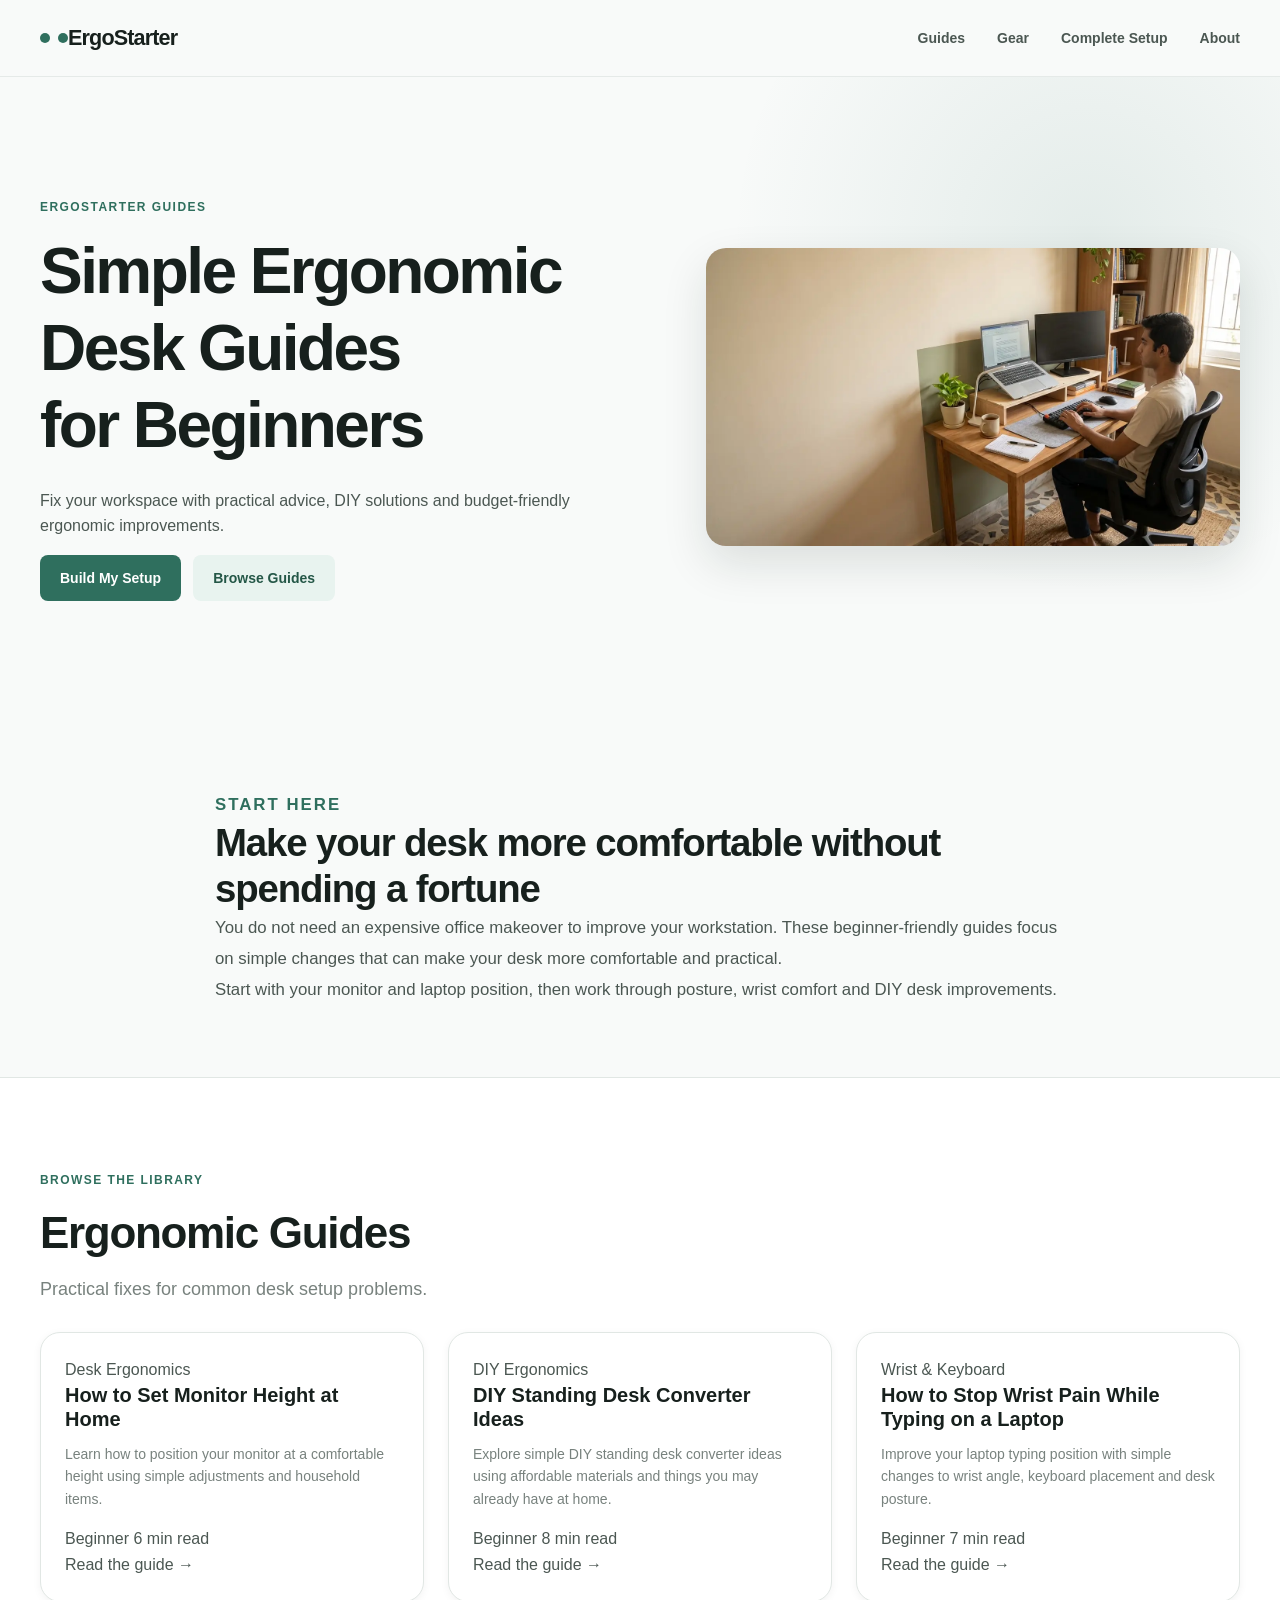
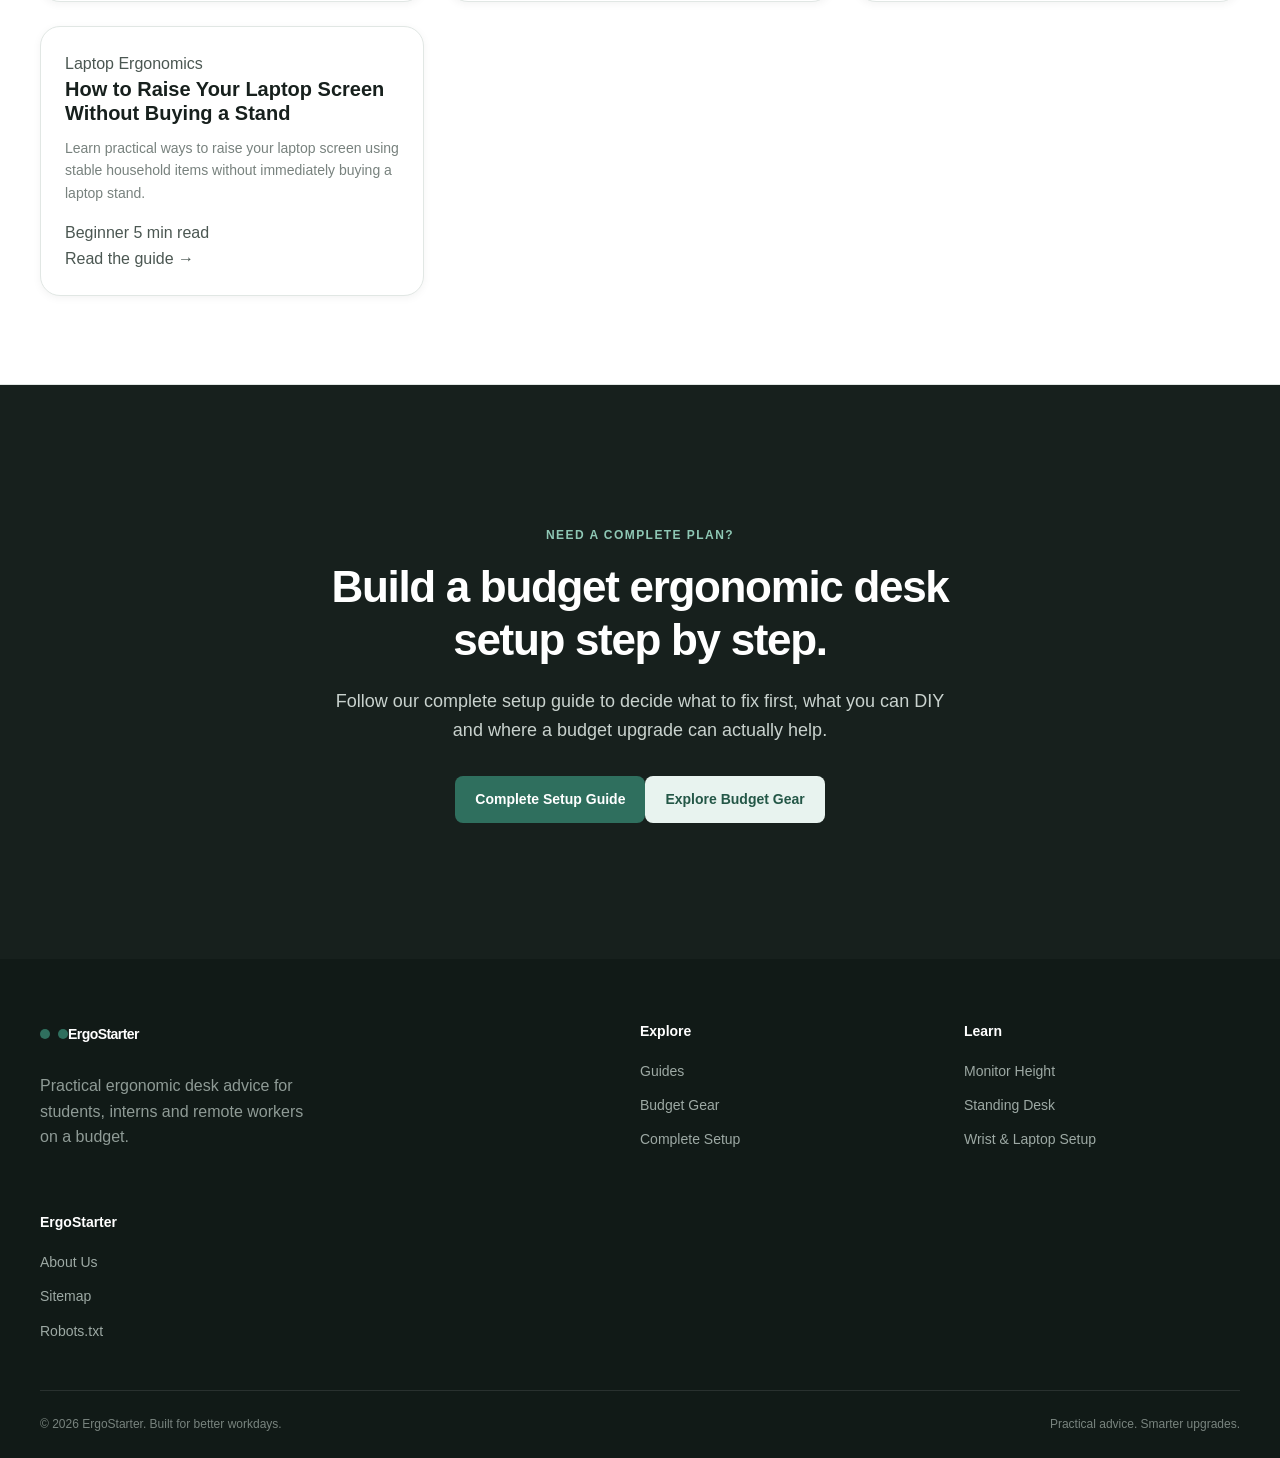
<file: ErgoStrater-main/guides/index.html>
<!DOCTYPE html>
<html lang="en">
<head>
    <meta charset="UTF-8">

    <meta
        name="viewport"
        content="width=device-width, initial-scale=1.0"
    >

    <title>Ergonomic Desk Guides for Beginners | ErgoStarter</title>

    <meta
        name="description"
        content="Practical beginner-friendly guides for monitor height, laptop ergonomics, standing desks, wrist comfort and budget workspace improvements."
    >

    <meta
        name="robots"
        content="index, follow"
    >

    <link
        rel="canonical"
        href="https://ergostarter.pro/guides/"
    >

    <meta
        property="og:title"
        content="Ergonomic Desk Guides for Beginners | ErgoStarter"
    >

    <meta
        property="og:description"
        content="Simple ergonomic desk guides and DIY workspace fixes for beginners on a budget."
    >

    <meta
        property="og:type"
        content="website"
    >

    <link
        rel="stylesheet"
        href="../assets/css/style.css"
    >

    <link
        rel="stylesheet"
        href="../assets/css/components.css"
    >

    <link
        rel="stylesheet"
        href="../assets/css/responsive.css"
    >

<!-- Google tag (gtag.js) -->
<script async src="https://www.googletagmanager.com/gtm.js?id=GTM-KK4GDS9F"></script>
<script>
  window.dataLayer = window.dataLayer || [];
  function gtag(){dataLayer.push(arguments);}
  gtag('js', new Date());
</script>

<!-- OpenGraph Metadata -->
<meta property="og:type" content="website" />
<meta property="og:site_name" content="ErgoStarter" />
<meta property="og:title" content="ErgoStarter: Budget Ergonomic Desk Setups in India" />
<meta property="og:description" content="Practical posture fixes, DIY workspace improvements, and budget ergonomic desk gear under ₹5,000 for Indian students and WFH beginners." />
<meta property="og:url" content="https://ergostarter.pro/" />

<!-- JSON-LD Structured Data (Organization & WebSite) -->
<script type="application/ld+json">
{
  "@context": "https://schema.org",
  "@graph": [
    {
      "@type": "Organization",
      "@id": "https://ergostarter.pro/#organization",
      "name": "ErgoStarter",
      "url": "https://ergostarter.pro/",
      "description": "Budget ergonomic workspace design and posture optimization guides for Indian students and remote workers."
    },
    {
      "@type": "WebSite",
      "@id": "https://ergostarter.pro/#website",
      "url": "https://ergostarter.pro/",
      "name": "ErgoStarter",
      "publisher": {
        "@id": "https://ergostarter.pro/#organization"
      }
    }
  ]
}
</script>
<link rel="stylesheet" href="../assets/css/layout-refinement.css">
</head>

<body>

    <!-- Header -->
    <div id="site-header"></div>

    <main class="guides-page">

        <!-- Page Hero -->
        <section class="hero">
            <div class="container hero-content">

                <div>
                    <p class="eyebrow">
                        ErgoStarter Guides
                    </p>

                    <h1>
                        Simple Ergonomic Desk Guides<br>
                        <span>for Beginners</span>
                    </h1>

                    <p>
                        Fix your workspace with practical advice,
                        DIY solutions and budget-friendly ergonomic
                        improvements.
                    </p>

                    <div class="hero-actions">
                        <a
                            class="btn btn-primary"
                            href="/budget-ergonomic-desk-setup-guide/"
                        >
                            Build My Setup
                        </a>

                        <a
                            class="btn btn-secondary"
                            href="#all-guides"
                        >
                            Browse Guides
                        </a>
                    </div>
                </div>

                <div class="hero-visual">
                    <img
                        src="../assets/images/hero/hero-pillar.webp"
                        alt="Complete ergonomic desk setup guide for remote work on a budget"
                        class="hero-image"
                        width="1600"
                        height="900"
                        loading="eager"
                        fetchpriority="high"
                    >
                </div>

            </div>
        </section>


        <!-- Guide Introduction -->
        <section class="article-section">
            <div class="content-container">

                <p class="eyebrow">
                    Start here
                </p>

                <h2>
                    Make your desk more comfortable without spending a fortune
                </h2>

                <p>
                    You do not need an expensive office makeover to improve
                    your workstation. These beginner-friendly guides focus
                    on simple changes that can make your desk more comfortable
                    and practical.
                </p>

                <p>
                    Start with your monitor and laptop position, then work
                    through posture, wrist comfort and DIY desk improvements.
                </p>

            </div>
        </section>


        <!-- All Guides -->
        <section
            id="all-guides"
            class="value-section"
            aria-labelledby="guides-heading"
        >

            <div class="container">

                <div class="section-heading">
                    <p class="eyebrow">
                        Browse the library
                    </p>

                    <h2 id="guides-heading">
                        Ergonomic Guides
                    </h2>

                    <p>
                        Practical fixes for common desk setup problems.
                    </p>
                </div>


                <div class="guide-grid">

                    <!-- Monitor Height -->
                    <article class="guide-card">

                        <div class="guide-card-content">

                            <span class="guide-category">
                                Desk Ergonomics
                            </span>

                            <h3>
                                <a href="/guides/monitor-height/">
                                    How to Set Monitor Height at Home
                                </a>
                            </h3>

                            <p>
                                Learn how to position your monitor at a
                                comfortable height using simple adjustments
                                and household items.
                            </p>

                            <div class="guide-meta">
                                <span>Beginner</span>
                                <span>6 min read</span>
                            </div>

                            <a
                                class="guide-link"
                                href="/guides/monitor-height/"
                            >
                                Read the guide →
                            </a>

                        </div>

                    </article>


                    <!-- Standing Desk -->
                    <article class="guide-card">

                        <div class="guide-card-content">

                            <span class="guide-category">
                                DIY Ergonomics
                            </span>

                            <h3>
                                <a href="/guides/standing-desk/">
                                    DIY Standing Desk Converter Ideas
                                </a>
                            </h3>

                            <p>
                                Explore simple DIY standing desk converter
                                ideas using affordable materials and things
                                you may already have at home.
                            </p>

                            <div class="guide-meta">
                                <span>Beginner</span>
                                <span>8 min read</span>
                            </div>

                            <a
                                class="guide-link"
                                href="/guides/standing-desk/"
                            >
                                Read the guide →
                            </a>

                        </div>

                    </article>


                    <!-- Wrist Pain -->
                    <article class="guide-card">

                        <div class="guide-card-content">

                            <span class="guide-category">
                                Wrist &amp; Keyboard
                            </span>

                            <h3>
                                <a href="/guides/wrist-pain/">
                                    How to Stop Wrist Pain While Typing on a Laptop
                                </a>
                            </h3>

                            <p>
                                Improve your laptop typing position with
                                simple changes to wrist angle, keyboard
                                placement and desk posture.
                            </p>

                            <div class="guide-meta">
                                <span>Beginner</span>
                                <span>7 min read</span>
                            </div>

                            <a
                                class="guide-link"
                                href="/guides/wrist-pain/"
                            >
                                Read the guide →
                            </a>

                        </div>

                    </article>


                    <!-- Laptop Setup -->
                    <article class="guide-card">

                        <div class="guide-card-content">

                            <span class="guide-category">
                                Laptop Ergonomics
                            </span>

                            <h3>
                                <a href="/guides/laptop-setup/">
                                    How to Raise Your Laptop Screen Without Buying a Stand
                                </a>
                            </h3>

                            <p>
                                Learn practical ways to raise your laptop
                                screen using stable household items without
                                immediately buying a laptop stand.
                            </p>

                            <div class="guide-meta">
                                <span>Beginner</span>
                                <span>5 min read</span>
                            </div>

                            <a
                                class="guide-link"
                                href="/guides/laptop-setup/"
                            >
                                Read the guide →
                            </a>

                        </div>

                    </article>

                </div>

            </div>

        </section>


        <!-- Complete Setup CTA -->
        <section class="setup-cta">

            <div class="container">

                <div class="cta-content">

                    <div>
                        <p class="eyebrow">
                            Need a complete plan?
                        </p>

                        <h2>
                            Build a budget ergonomic desk setup step by step.
                        </h2>

                        <p>
                            Follow our complete setup guide to decide what
                            to fix first, what you can DIY and where a
                            budget upgrade can actually help.
                        </p>
                    </div>

                    <div class="article-cta-actions">

                        <a
                            class="btn btn-primary"
                            href="/budget-ergonomic-desk-setup-guide/"
                        >
                            Complete Setup Guide
                        </a>

                        <a
                            class="btn btn-secondary"
                            href="/gear/"
                        >
                            Explore Budget Gear
                        </a>

                    </div>

                </div>

            </div>

        </section>

    </main>


    <!-- Footer -->
    <div id="site-footer"></div>


    <!-- JavaScript -->
    <script
        src="../assets/js/data.js"
        defer
    ></script>

    <script
        src="../assets/js/components.js"
        defer
    ></script>

    <script
        src="../assets/js/main.js"
        defer
    ></script>

    <script
        src="../assets/js/search.js"
        defer
    ></script>

</body>
</html>
</file>
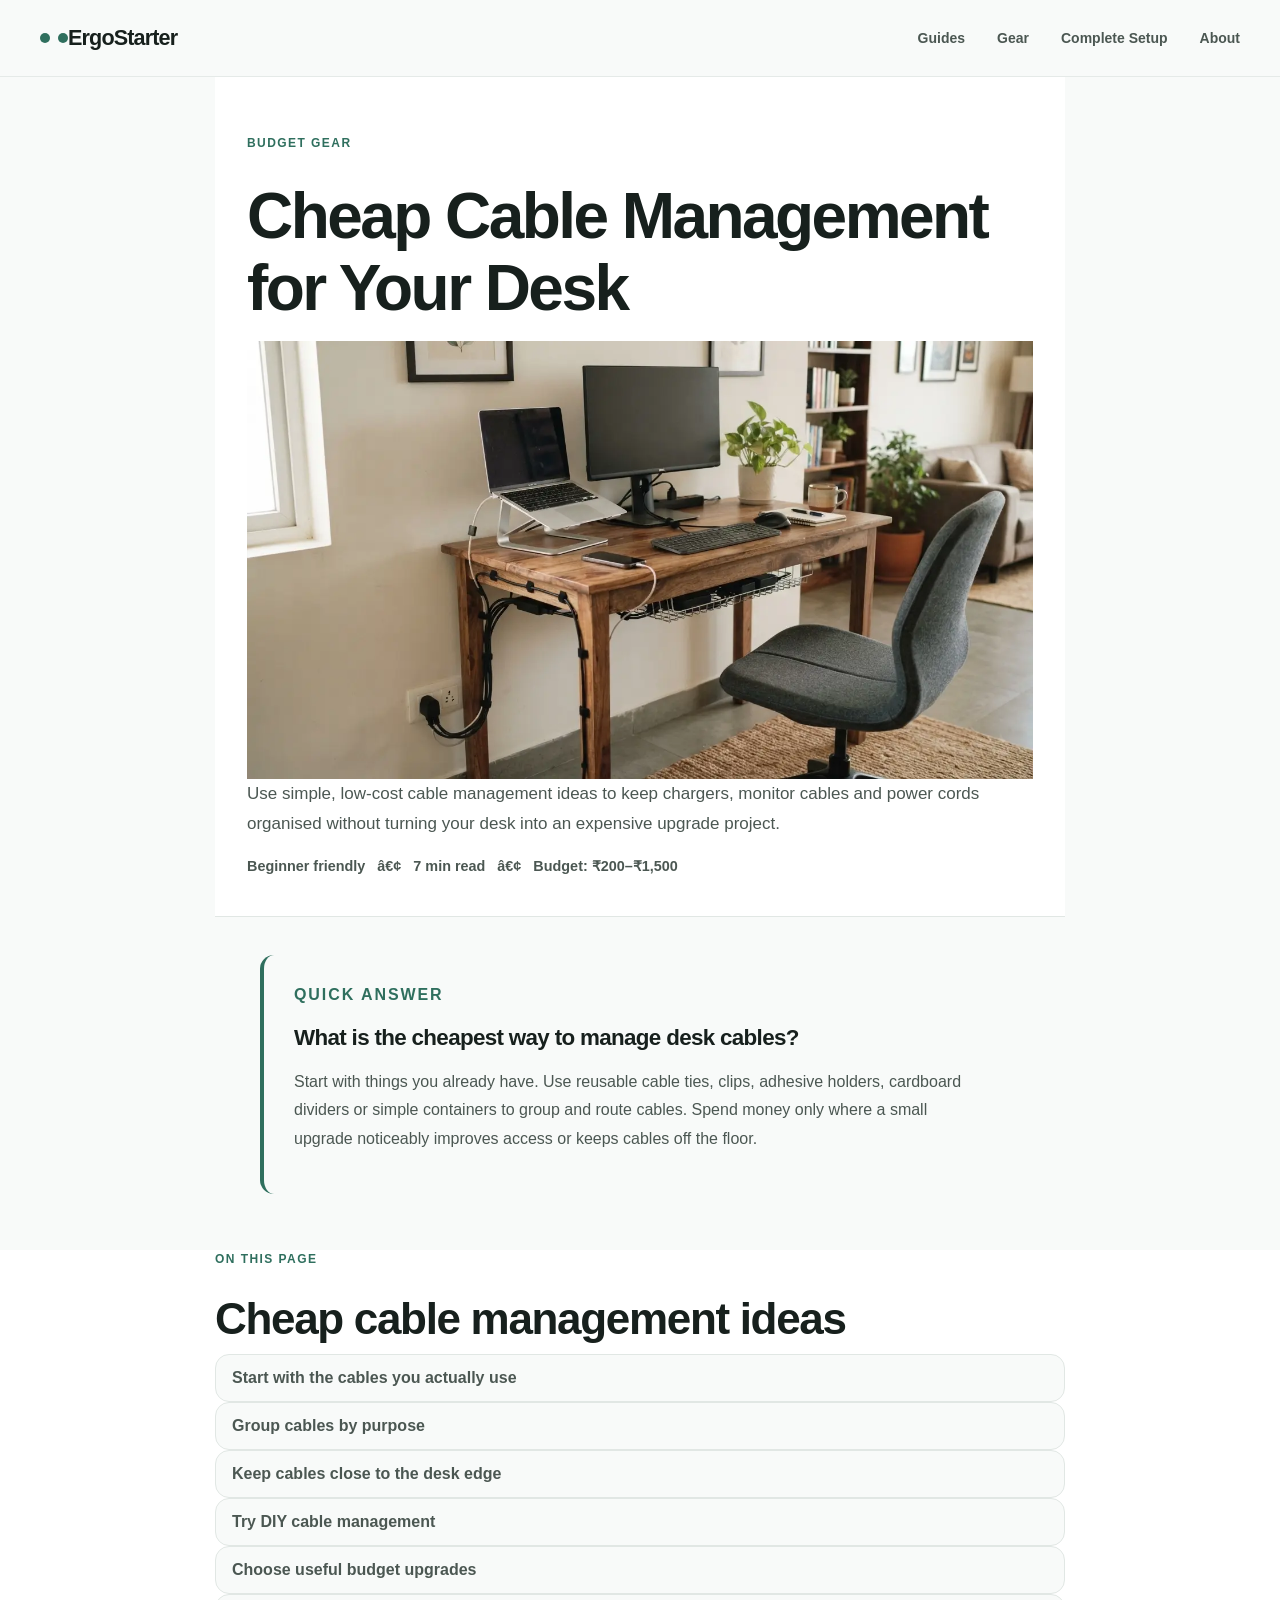
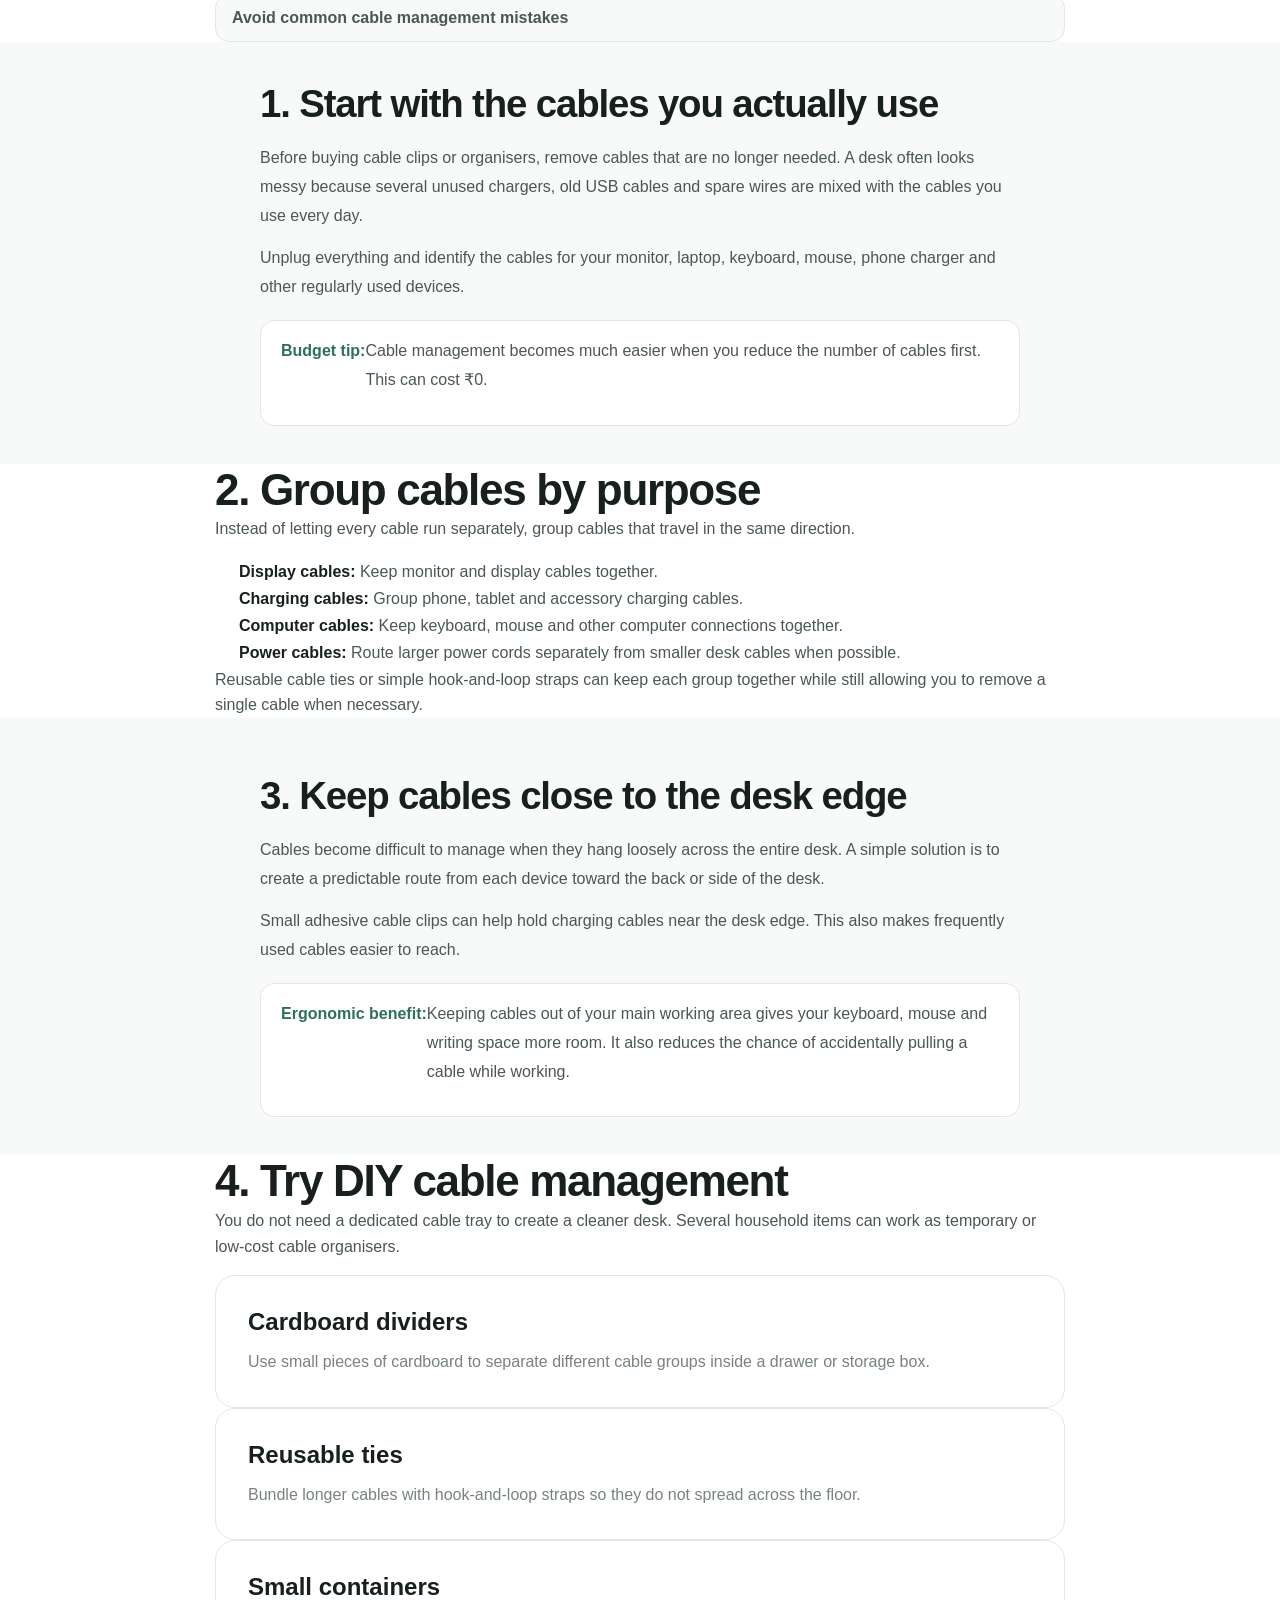
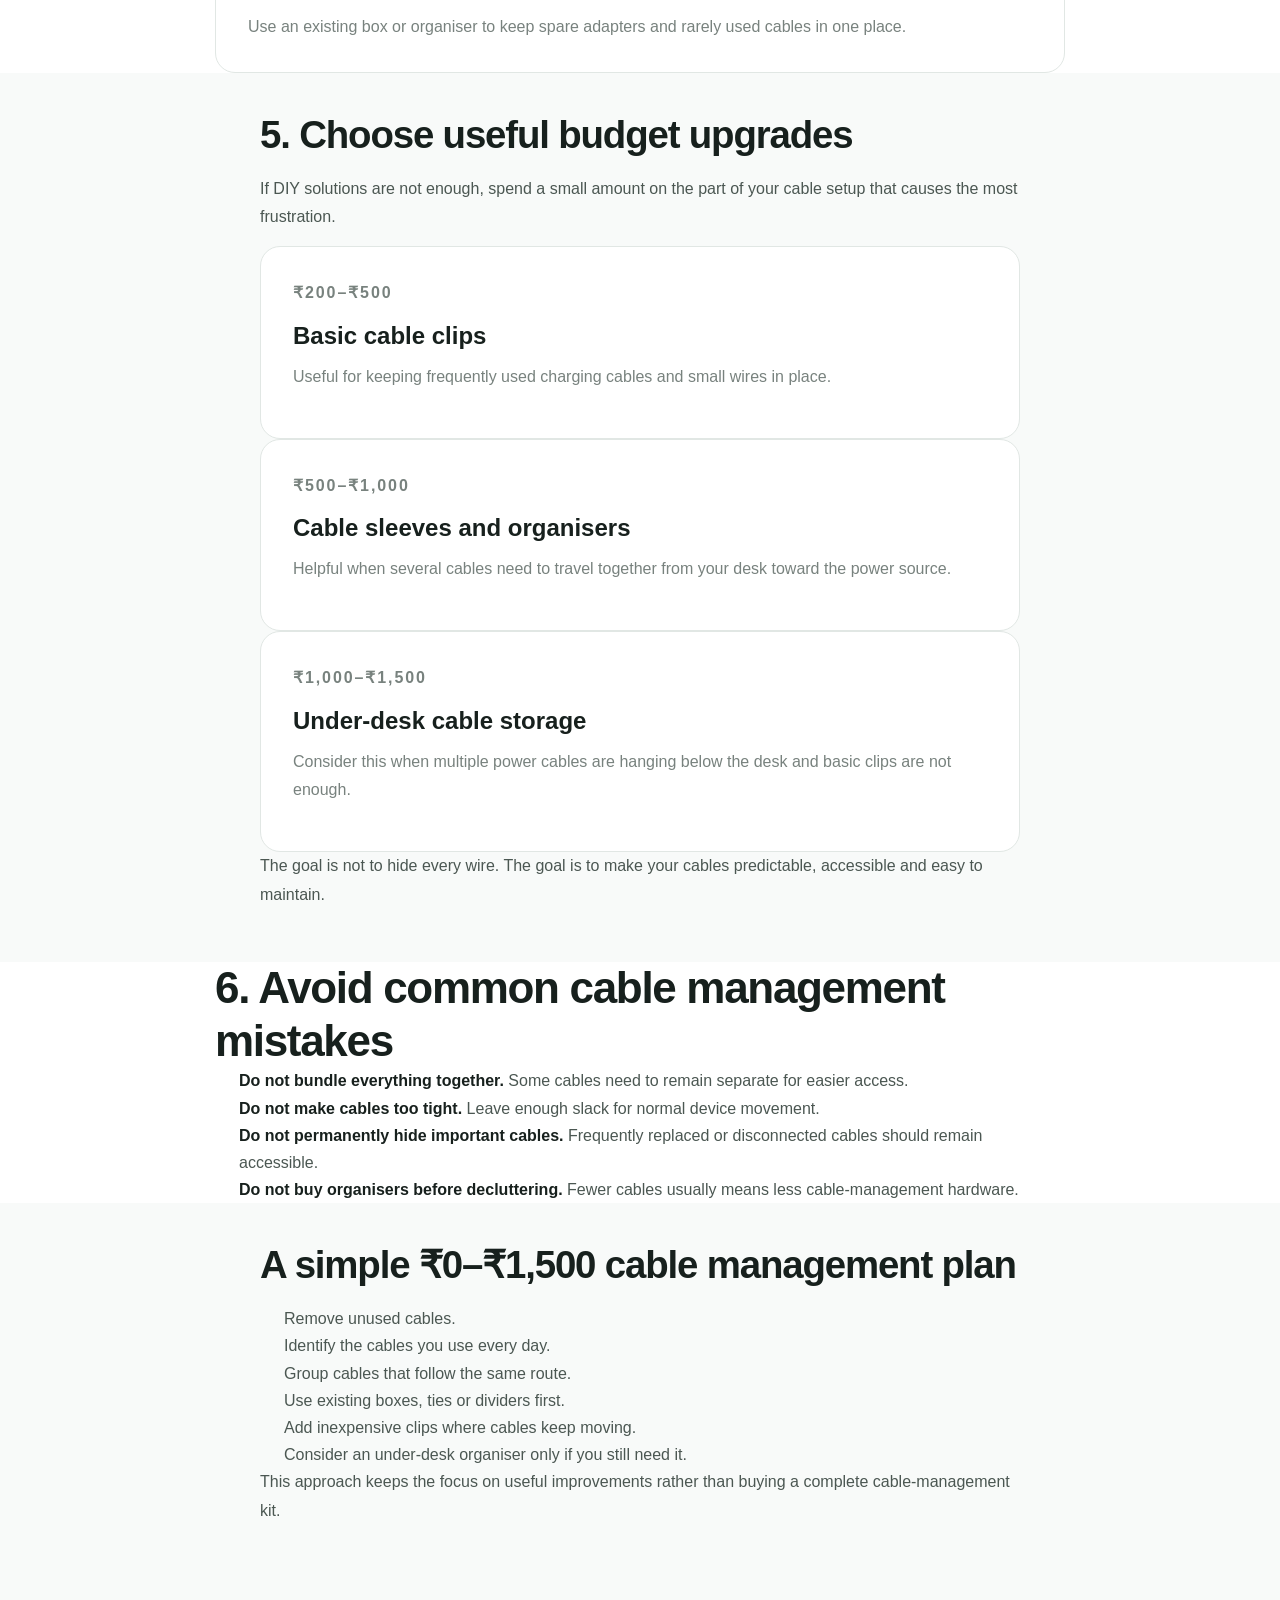
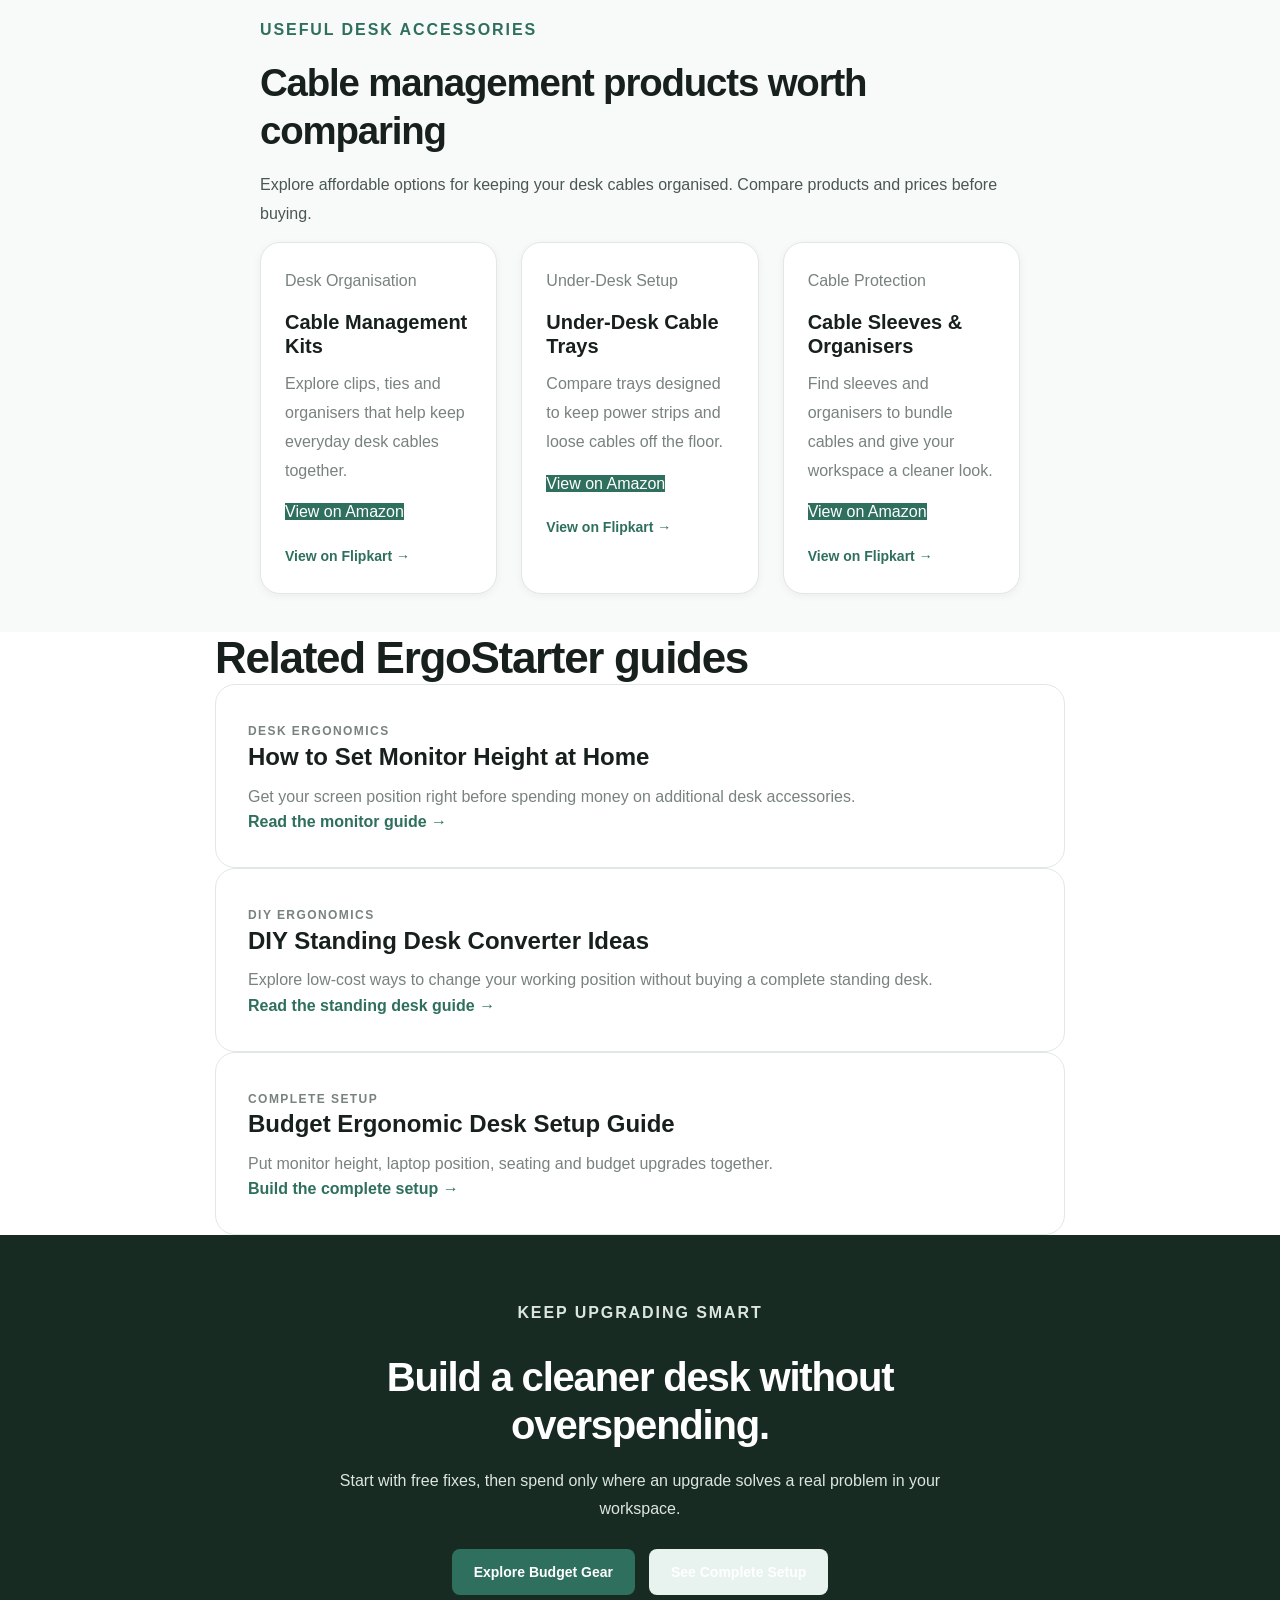
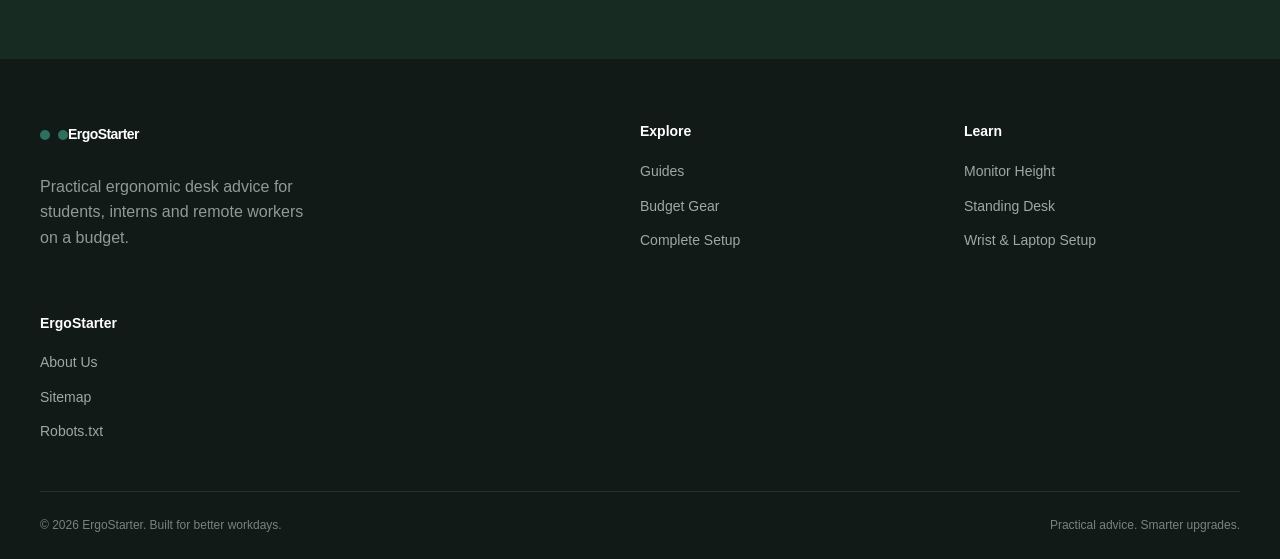
<file: ErgoStrater-main/gear/cable-management/index.html>
<!DOCTYPE html>
<html lang="en">
<head>
    <meta charset="UTF-8">

    <meta
        name="viewport"
        content="width=device-width, initial-scale=1.0"
    >

    <title>Cheap Cable Management for Desk | ErgoStarter</title>

    <meta
        name="description"
        content="Learn cheap cable management for your desk with simple clips, ties, DIY ideas and low-cost upgrades for a cleaner ergonomic workspace."
    >

    <meta
        name="robots"
        content="index, follow"
    >

    <link
        rel="canonical"
        href="https://ergostarter.pro/gear/cable-management/"
    >

    <meta
        property="og:title"
        content="Cheap Cable Management for Desk | ErgoStarter"
    >

    <meta
        property="og:description"
        content="Simple and affordable cable management ideas for a cleaner, more practical desk setup."
    >

    <meta
        property="og:type"
        content="article"
    >

    <meta
        property="og:url"
        content="https://ergostarter.pro/gear/cable-management/"
    >

    <link rel="stylesheet" href="../../assets/css/style.css">
    <link rel="stylesheet" href="../../assets/css/components.css">
    <link rel="stylesheet" href="../../assets/css/responsive.css">

<!-- Google tag (gtag.js) -->
<script async src="https://www.googletagmanager.com/gtm.js?id=GTM-KK4GDS9F"></script>
<script>
  window.dataLayer = window.dataLayer || [];
  function gtag(){dataLayer.push(arguments);}
  gtag('js', new Date());
</script>

<!-- OpenGraph Metadata -->
<meta property="og:type" content="website" />
<meta property="og:site_name" content="ErgoStarter" />
<meta property="og:title" content="ErgoStarter: Budget Ergonomic Desk Setups in India" />
<meta property="og:description" content="Practical posture fixes, DIY workspace improvements, and budget ergonomic desk gear under ₹5,000 for Indian students and WFH beginners." />
<meta property="og:url" content="https://ergostarter.pro/" />

<!-- JSON-LD Structured Data (Organization & WebSite) -->
<script type="application/ld+json">
{
  "@context": "https://schema.org",
  "@graph": [
    {
      "@type": "Organization",
      "@id": "https://ergostarter.pro/#organization",
      "name": "ErgoStarter",
      "url": "https://ergostarter.pro/",
      "description": "Budget ergonomic workspace design and posture optimization guides for Indian students and remote workers."
    },
    {
      "@type": "WebSite",
      "@id": "https://ergostarter.pro/#website",
      "url": "https://ergostarter.pro/",
      "name": "ErgoStarter",
      "publisher": {
        "@id": "https://ergostarter.pro/#organization"
      }
    }
  ]
}
</script>
<link rel="stylesheet" href="../../assets/css/layout-refinement.css">
</head>

<body>

    <div id="site-header"></div>

    <main class="article-page">

        <header class="article-header">
            <div class="content-container">

                <p class="eyebrow">Budget Gear</p>

                <h1>
                    Cheap Cable Management for Your Desk
                </h1>

                <div class="article-hero-image">
                    <img
                        src="../../assets/images/gear/cable-management.webp"
                        alt="Cheap and organized cable management for a desk"
                        class="article-featured-image"
                        width="1600"
                        height="900"
                        loading="lazy"
                    >
                </div>

                <p class="article-intro">
                    Use simple, low-cost cable management ideas to keep
                    chargers, monitor cables and power cords organised
                    without turning your desk into an expensive upgrade
                    project.
                </p>

                <div class="article-meta">
                    <span>Beginner friendly</span>
                    <span>â€¢</span>
                    <span>7 min read</span>
                    <span>â€¢</span>
                    <span>Budget: ₹200–₹1,500</span>
                </div>

            </div>
        </header>


        <section class="article-section">
            <div class="content-container">

                <div class="article-highlight">

                    <p class="eyebrow">Quick answer</p>

                    <h2>
                        What is the cheapest way to manage desk cables?
                    </h2>

                    <p>
                        Start with things you already have. Use reusable
                        cable ties, clips, adhesive holders, cardboard
                        dividers or simple containers to group and route
                        cables. Spend money only where a small upgrade
                        noticeably improves access or keeps cables off
                        the floor.
                    </p>

                </div>

            </div>
        </section>


        <section class="article-section-alt">
            <div class="content-container">

                <nav class="article-toc" aria-label="Table of contents">

                    <p class="eyebrow">On this page</p>

                    <h2>Cheap cable management ideas</h2>

                    <ol>
                        <li>
                            <a href="#start-simple">
                                Start with the cables you actually use
                            </a>
                        </li>

                        <li>
                            <a href="#group-cables">
                                Group cables by purpose
                            </a>
                        </li>

                        <li>
                            <a href="#desk-edge">
                                Keep cables close to the desk edge
                            </a>
                        </li>

                        <li>
                            <a href="#diy-ideas">
                                Try DIY cable management
                            </a>
                        </li>

                        <li>
                            <a href="#budget-upgrades">
                                Choose useful budget upgrades
                            </a>
                        </li>

                        <li>
                            <a href="#common-mistakes">
                                Avoid common cable management mistakes
                            </a>
                        </li>
                    </ol>

                </nav>

            </div>
        </section>


        <section
            id="start-simple"
            class="article-section"
        >
            <div class="content-container">

                <h2>
                    1. Start with the cables you actually use
                </h2>

                <p>
                    Before buying cable clips or organisers, remove
                    cables that are no longer needed. A desk often looks
                    messy because several unused chargers, old USB cables
                    and spare wires are mixed with the cables you use
                    every day.
                </p>

                <p>
                    Unplug everything and identify the cables for your
                    monitor, laptop, keyboard, mouse, phone charger and
                    other regularly used devices.
                </p>

                <div class="article-tip">

                    <strong>Budget tip:</strong>

                    <p>
                        Cable management becomes much easier when you
                        reduce the number of cables first. This can cost
                        ₹0.
                    </p>

                </div>

            </div>
        </section>


        <section
            id="group-cables"
            class="article-section-alt"
        >
            <div class="content-container">

                <h2>
                    2. Group cables by purpose
                </h2>

                <p>
                    Instead of letting every cable run separately,
                    group cables that travel in the same direction.
                </p>

                <ul class="article-list">

                    <li>
                        <strong>Display cables:</strong>
                        Keep monitor and display cables together.
                    </li>

                    <li>
                        <strong>Charging cables:</strong>
                        Group phone, tablet and accessory charging
                        cables.
                    </li>

                    <li>
                        <strong>Computer cables:</strong>
                        Keep keyboard, mouse and other computer
                        connections together.
                    </li>

                    <li>
                        <strong>Power cables:</strong>
                        Route larger power cords separately from
                        smaller desk cables when possible.
                    </li>

                </ul>

                <p>
                    Reusable cable ties or simple hook-and-loop straps
                    can keep each group together while still allowing
                    you to remove a single cable when necessary.
                </p>

            </div>
        </section>


        <section
            id="desk-edge"
            class="article-section"
        >
            <div class="content-container">

                <h2>
                    3. Keep cables close to the desk edge
                </h2>

                <p>
                    Cables become difficult to manage when they hang
                    loosely across the entire desk. A simple solution is
                    to create a predictable route from each device toward
                    the back or side of the desk.
                </p>

                <p>
                    Small adhesive cable clips can help hold charging
                    cables near the desk edge. This also makes frequently
                    used cables easier to reach.
                </p>

                <div class="article-tip">

                    <strong>Ergonomic benefit:</strong>

                    <p>
                        Keeping cables out of your main working area
                        gives your keyboard, mouse and writing space
                        more room. It also reduces the chance of
                        accidentally pulling a cable while working.
                    </p>

                </div>

            </div>
        </section>


        <section
            id="diy-ideas"
            class="article-section-alt"
        >
            <div class="content-container">

                <h2>
                    4. Try DIY cable management
                </h2>

                <p>
                    You do not need a dedicated cable tray to create a
                    cleaner desk. Several household items can work as
                    temporary or low-cost cable organisers.
                </p>

                <div class="article-grid">

                    <article class="value-card">

                        <h3>
                            Cardboard dividers
                        </h3>

                        <p>
                            Use small pieces of cardboard to separate
                            different cable groups inside a drawer or
                            storage box.
                        </p>

                    </article>


                    <article class="value-card">

                        <h3>
                            Reusable ties
                        </h3>

                        <p>
                            Bundle longer cables with hook-and-loop
                            straps so they do not spread across the
                            floor.
                        </p>

                    </article>


                    <article class="value-card">

                        <h3>
                            Small containers
                        </h3>

                        <p>
                            Use an existing box or organiser to keep
                            spare adapters and rarely used cables in
                            one place.
                        </p>

                    </article>

                </div>

            </div>
        </section>


        <section
            id="budget-upgrades"
            class="article-section"
        >
            <div class="content-container">

                <h2>
                    5. Choose useful budget upgrades
                </h2>

                <p>
                    If DIY solutions are not enough, spend a small amount
                    on the part of your cable setup that causes the most
                    frustration.
                </p>

                <div class="article-grid">

                    <article class="value-card">

                        <p class="eyebrow">₹200–₹500</p>

                        <h3>
                            Basic cable clips
                        </h3>

                        <p>
                            Useful for keeping frequently used charging
                            cables and small wires in place.
                        </p>

                    </article>


                    <article class="value-card">

                        <p class="eyebrow">₹500–₹1,000</p>

                        <h3>
                            Cable sleeves and organisers
                        </h3>

                        <p>
                            Helpful when several cables need to travel
                            together from your desk toward the power
                            source.
                        </p>

                    </article>


                    <article class="value-card">

                        <p class="eyebrow">₹1,000–₹1,500</p>

                        <h3>
                            Under-desk cable storage
                        </h3>

                        <p>
                            Consider this when multiple power cables are
                            hanging below the desk and basic clips are
                            not enough.
                        </p>

                    </article>

                </div>

                <p>
                    The goal is not to hide every wire. The goal is to
                    make your cables predictable, accessible and easy
                    to maintain.
                </p>

            </div>
        </section>


        <section
            id="common-mistakes"
            class="article-section-alt"
        >
            <div class="content-container">

                <h2>
                    6. Avoid common cable management mistakes
                </h2>

                <ul class="article-list">

                    <li>
                        <strong>Do not bundle everything together.</strong>
                        Some cables need to remain separate for easier
                        access.
                    </li>

                    <li>
                        <strong>Do not make cables too tight.</strong>
                        Leave enough slack for normal device movement.
                    </li>

                    <li>
                        <strong>Do not permanently hide important cables.</strong>
                        Frequently replaced or disconnected cables
                        should remain accessible.
                    </li>

                    <li>
                        <strong>Do not buy organisers before decluttering.</strong>
                        Fewer cables usually means less cable-management
                        hardware.
                    </li>

                </ul>

            </div>
        </section>


        <section class="article-section">
            <div class="content-container">

                <h2>
                    A simple ₹0–₹1,500 cable management plan
                </h2>

                <ol class="article-list">

                    <li>
                        Remove unused cables.
                    </li>

                    <li>
                        Identify the cables you use every day.
                    </li>

                    <li>
                        Group cables that follow the same route.
                    </li>

                    <li>
                        Use existing boxes, ties or dividers first.
                    </li>

                    <li>
                        Add inexpensive clips where cables keep moving.
                    </li>

                    <li>
                        Consider an under-desk organiser only if you
                        still need it.
                    </li>

                </ol>

                <p>
                    This approach keeps the focus on useful improvements
                    rather than buying a complete cable-management kit.
                </p>

            </div>
        </section>


        <section class="article-section">
    <div class="content-container">
        <p class="eyebrow">Useful Desk Accessories</p>
        <h2>Cable management products worth comparing</h2>
        <p>Explore affordable options for keeping your desk cables organised. Compare products and prices before buying.</p>

        <div class="guide-grid">

            <article class="guide-card">
                <div class="guide-card-content">
                    <p class="guide-category">Desk Organisation</p>
                    <h3>Cable Management Kits</h3>
                    <p>Explore clips, ties and organisers that help keep everyday desk cables together.</p>
                    <a class="btn-primary" href="https://www.amazon.in/s?k=cable+management+kit" target="_blank" rel="noopener noreferrer">View on Amazon</a>
                    <a class="guide-card-link" href="https://www.flipkart.com/search?q=cable%20management%20kit" target="_blank" rel="noopener noreferrer">View on Flipkart →</a>
                </div>
            </article>

            <article class="guide-card">
                <div class="guide-card-content">
                    <p class="guide-category">Under-Desk Setup</p>
                    <h3>Under-Desk Cable Trays</h3>
                    <p>Compare trays designed to keep power strips and loose cables off the floor.</p>
                    <a class="btn-primary" href="https://www.amazon.in/s?k=under+desk+cable+tray" target="_blank" rel="noopener noreferrer">View on Amazon</a>
                    <a class="guide-card-link" href="https://www.flipkart.com/search?q=under%20desk%20cable%20tray" target="_blank" rel="noopener noreferrer">View on Flipkart →</a>
                </div>
            </article>

            <article class="guide-card">
                <div class="guide-card-content">
                    <p class="guide-category">Cable Protection</p>
                    <h3>Cable Sleeves & Organisers</h3>
                    <p>Find sleeves and organisers to bundle cables and give your workspace a cleaner look.</p>
                    <a class="btn-primary" href="https://www.amazon.in/s?k=cable+sleeve+organizer" target="_blank" rel="noopener noreferrer">View on Amazon</a>
                    <a class="guide-card-link" href="https://www.flipkart.com/search?q=cable%20sleeve%20organizer" target="_blank" rel="noopener noreferrer">View on Flipkart →</a>
                </div>
            </article>

        </div>
    </div>
</section>
<section class="article-section-alt">
            <div class="content-container">

                <h2>
                    Related ErgoStarter guides
                </h2>

                <div class="article-grid">

                    <article class="value-card">

                        <p class="eyebrow">
                            Desk Ergonomics
                        </p>

                        <h3>
                            How to Set Monitor Height at Home
                        </h3>

                        <p>
                            Get your screen position right before spending
                            money on additional desk accessories.
                        </p>

                        <a
                            class="article-inline-link"
                            href="/guides/monitor-height/"
                        >
                            Read the monitor guide →
                        </a>

                    </article>


                    <article class="value-card">

                        <p class="eyebrow">
                            DIY Ergonomics
                        </p>

                        <h3>
                            DIY Standing Desk Converter Ideas
                        </h3>

                        <p>
                            Explore low-cost ways to change your working
                            position without buying a complete standing
                            desk.
                        </p>

                        <a
                            class="article-inline-link"
                            href="/guides/standing-desk/"
                        >
                            Read the standing desk guide →
                        </a>

                    </article>


                    <article class="value-card">

                        <p class="eyebrow">
                            Complete Setup
                        </p>

                        <h3>
                            Budget Ergonomic Desk Setup Guide
                        </h3>

                        <p>
                            Put monitor height, laptop position, seating
                            and budget upgrades together.
                        </p>

                        <a
                            class="article-inline-link"
                            href="/budget-ergonomic-desk-setup-guide/"
                        >
                            Build the complete setup →
                        </a>

                    </article>

                </div>

            </div>
        </section>


        <section class="article-cta">
            <div class="content-container">

                <div class="article-cta-content">

                    <p class="eyebrow">
                        Keep upgrading smart
                    </p>

                    <h2>
                        Build a cleaner desk without overspending.
                    </h2>

                    <p>
                        Start with free fixes, then spend only where an
                        upgrade solves a real problem in your workspace.
                    </p>

                    <div class="article-cta-actions">

                        <a
                            class="btn btn-primary"
                            href="/gear/"
                        >
                            Explore Budget Gear
                        </a>

                        <a
                            class="btn btn-secondary"
                            href="/budget-ergonomic-desk-setup-guide/"
                        >
                            See Complete Setup
                        </a>

                    </div>

                </div>

            </div>
        </section>

    </main>


    <div id="site-footer"></div>


    <script src="../../assets/js/data.js" defer></script>
    <script src="../../assets/js/components.js" defer></script>
    <script src="../../assets/js/main.js" defer></script>
    <script src="../../assets/js/search.js" defer></script>

</body>
</html>
</file>
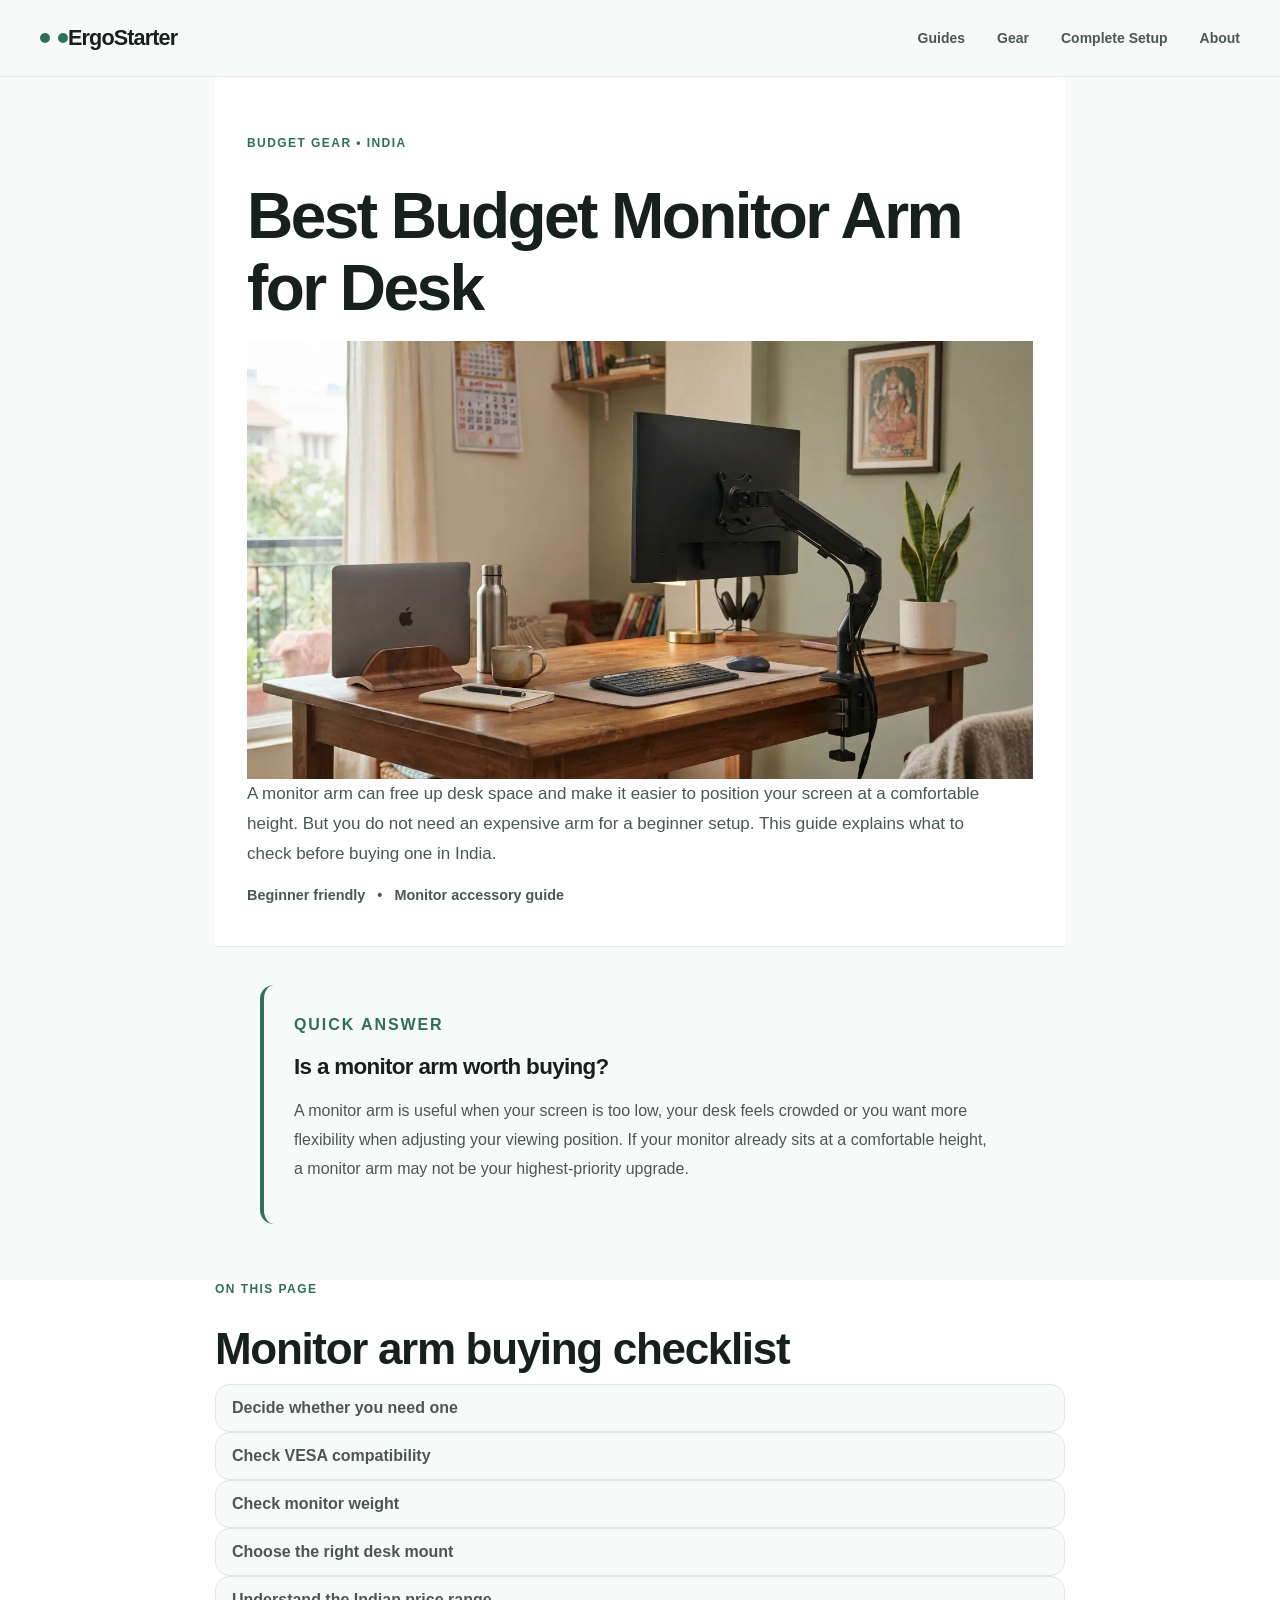
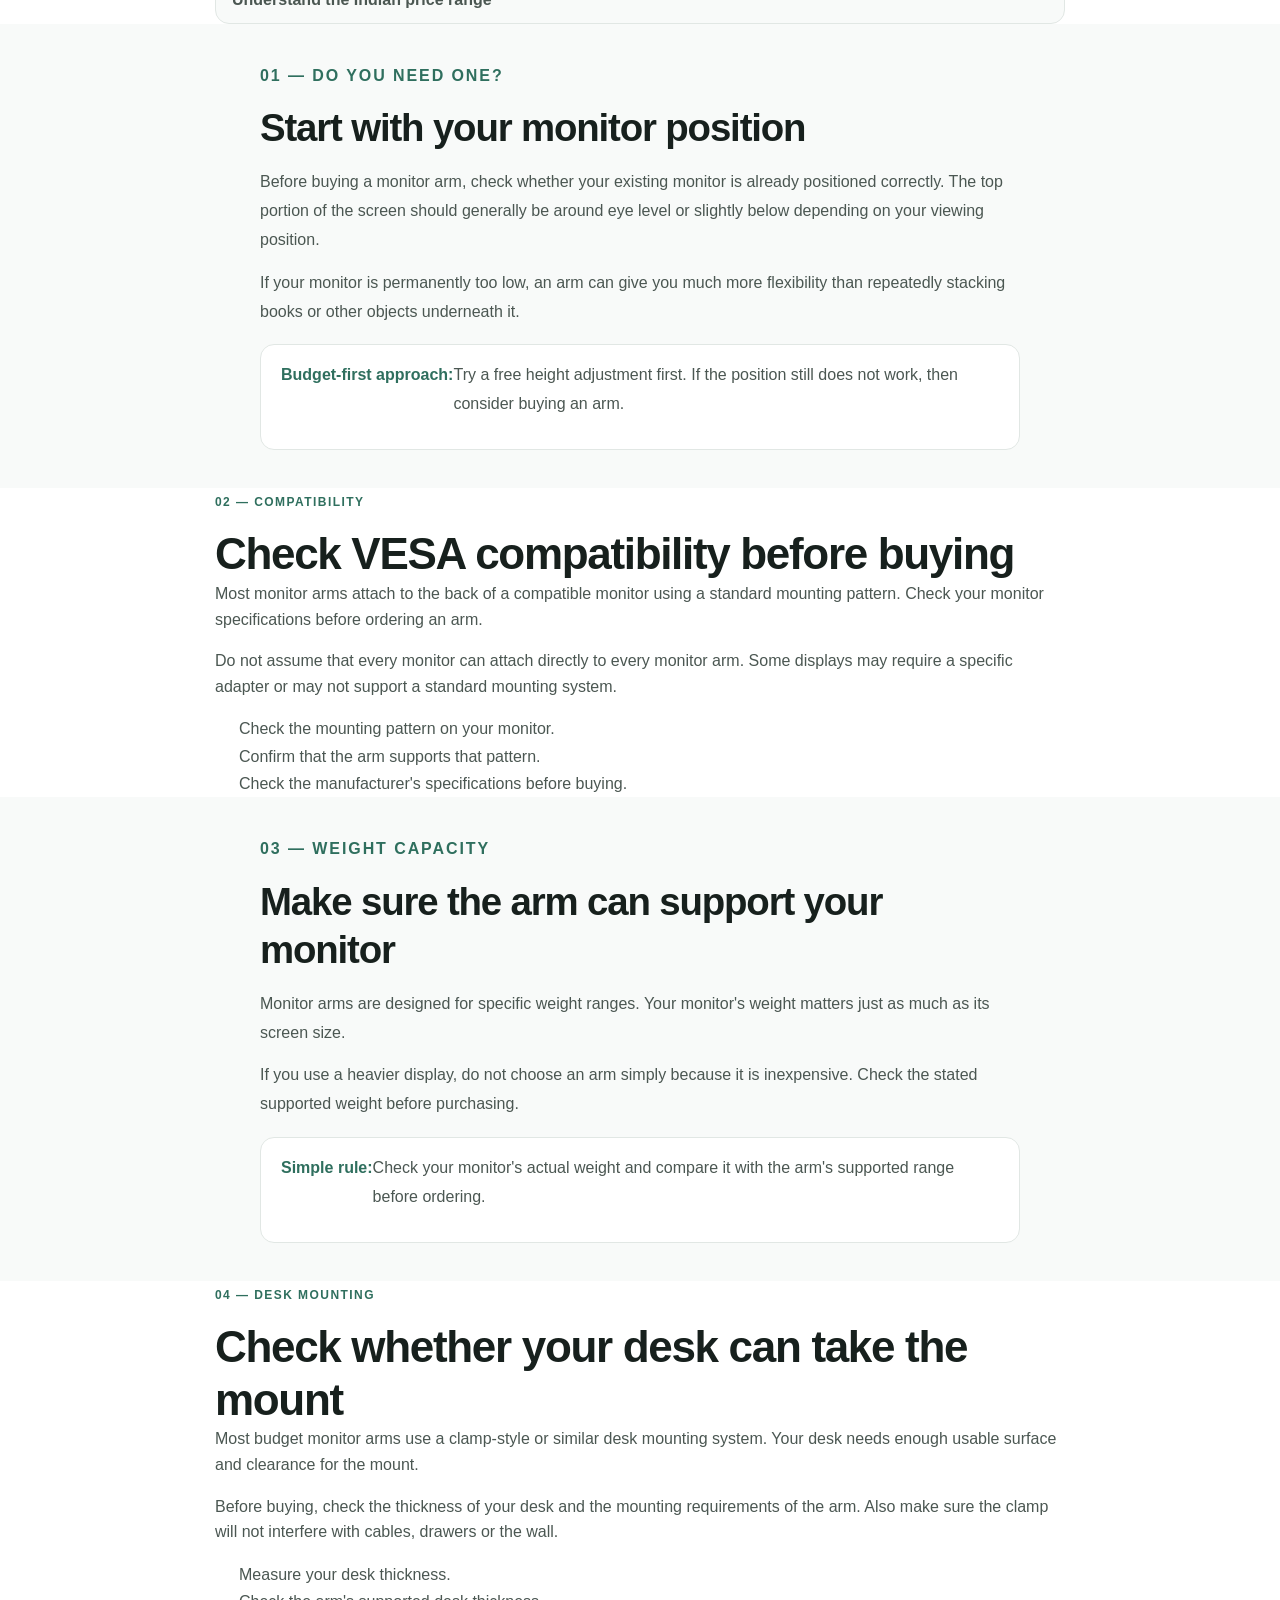
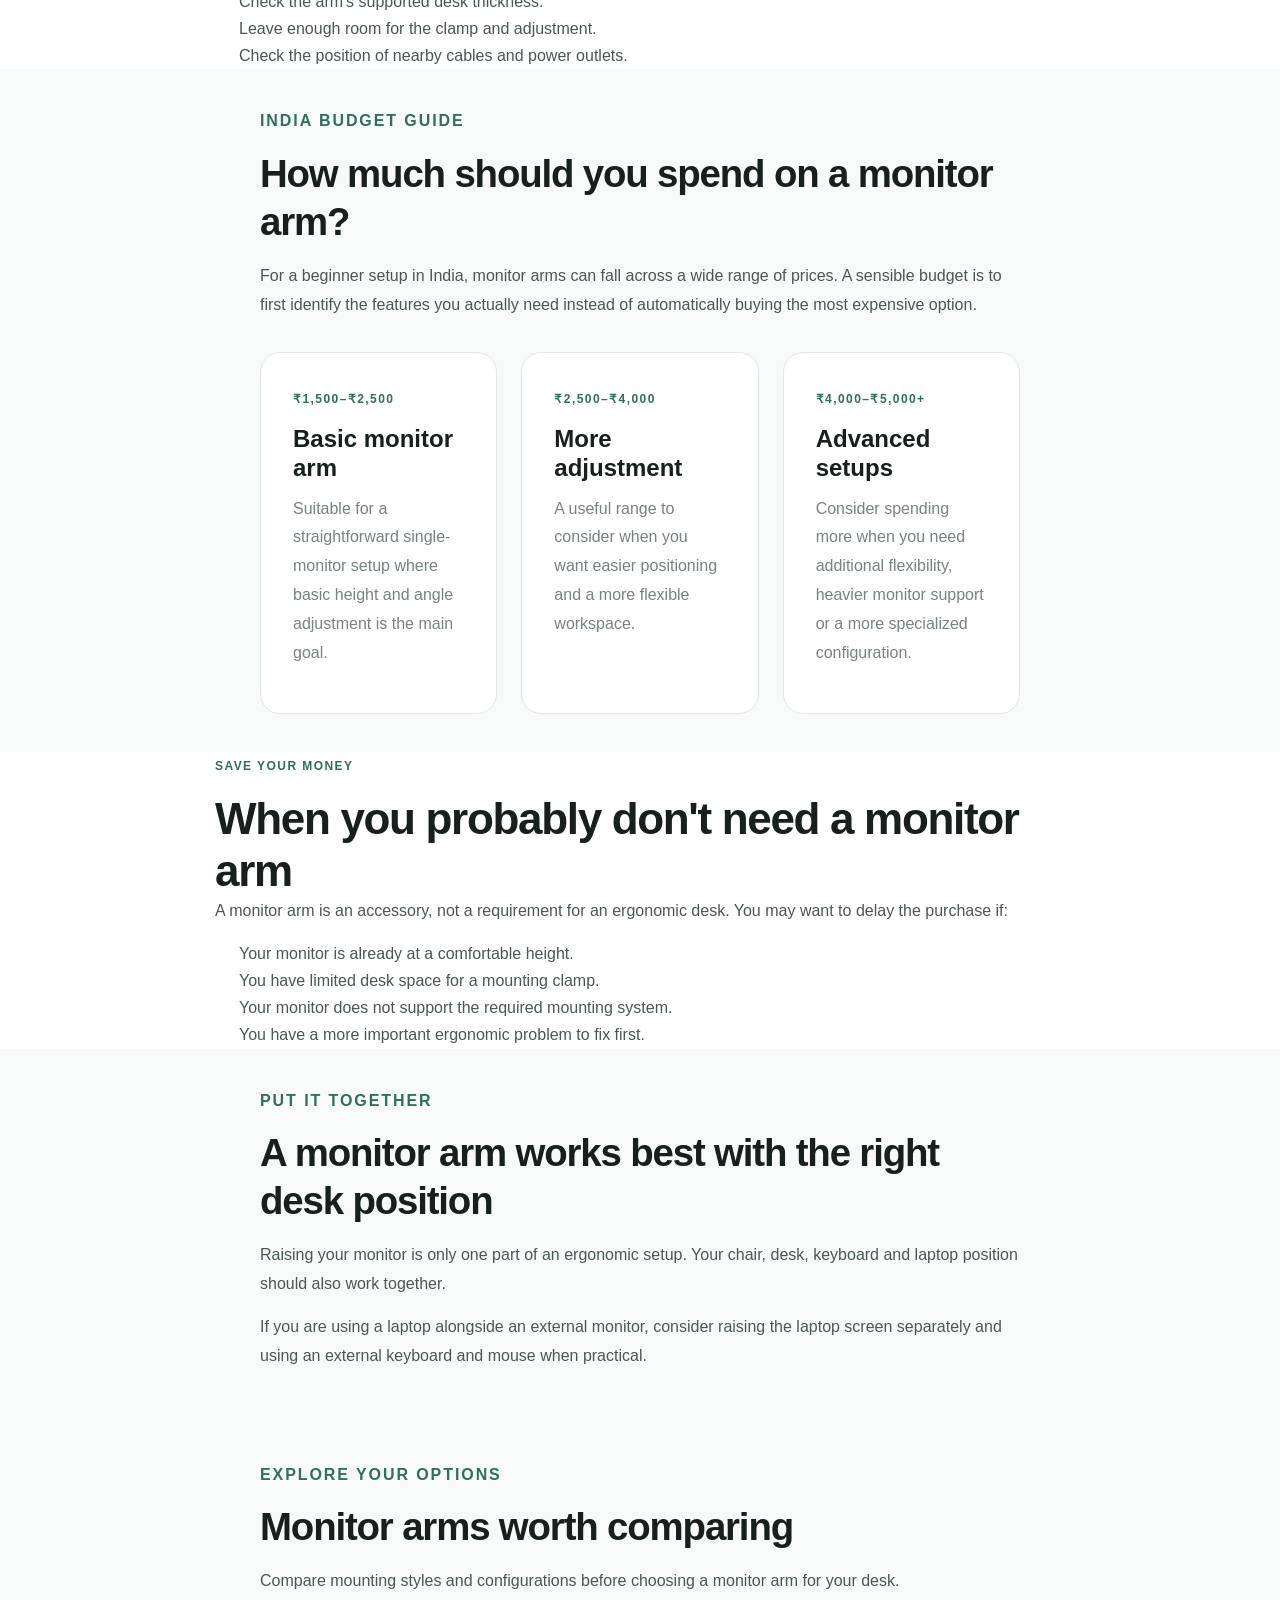
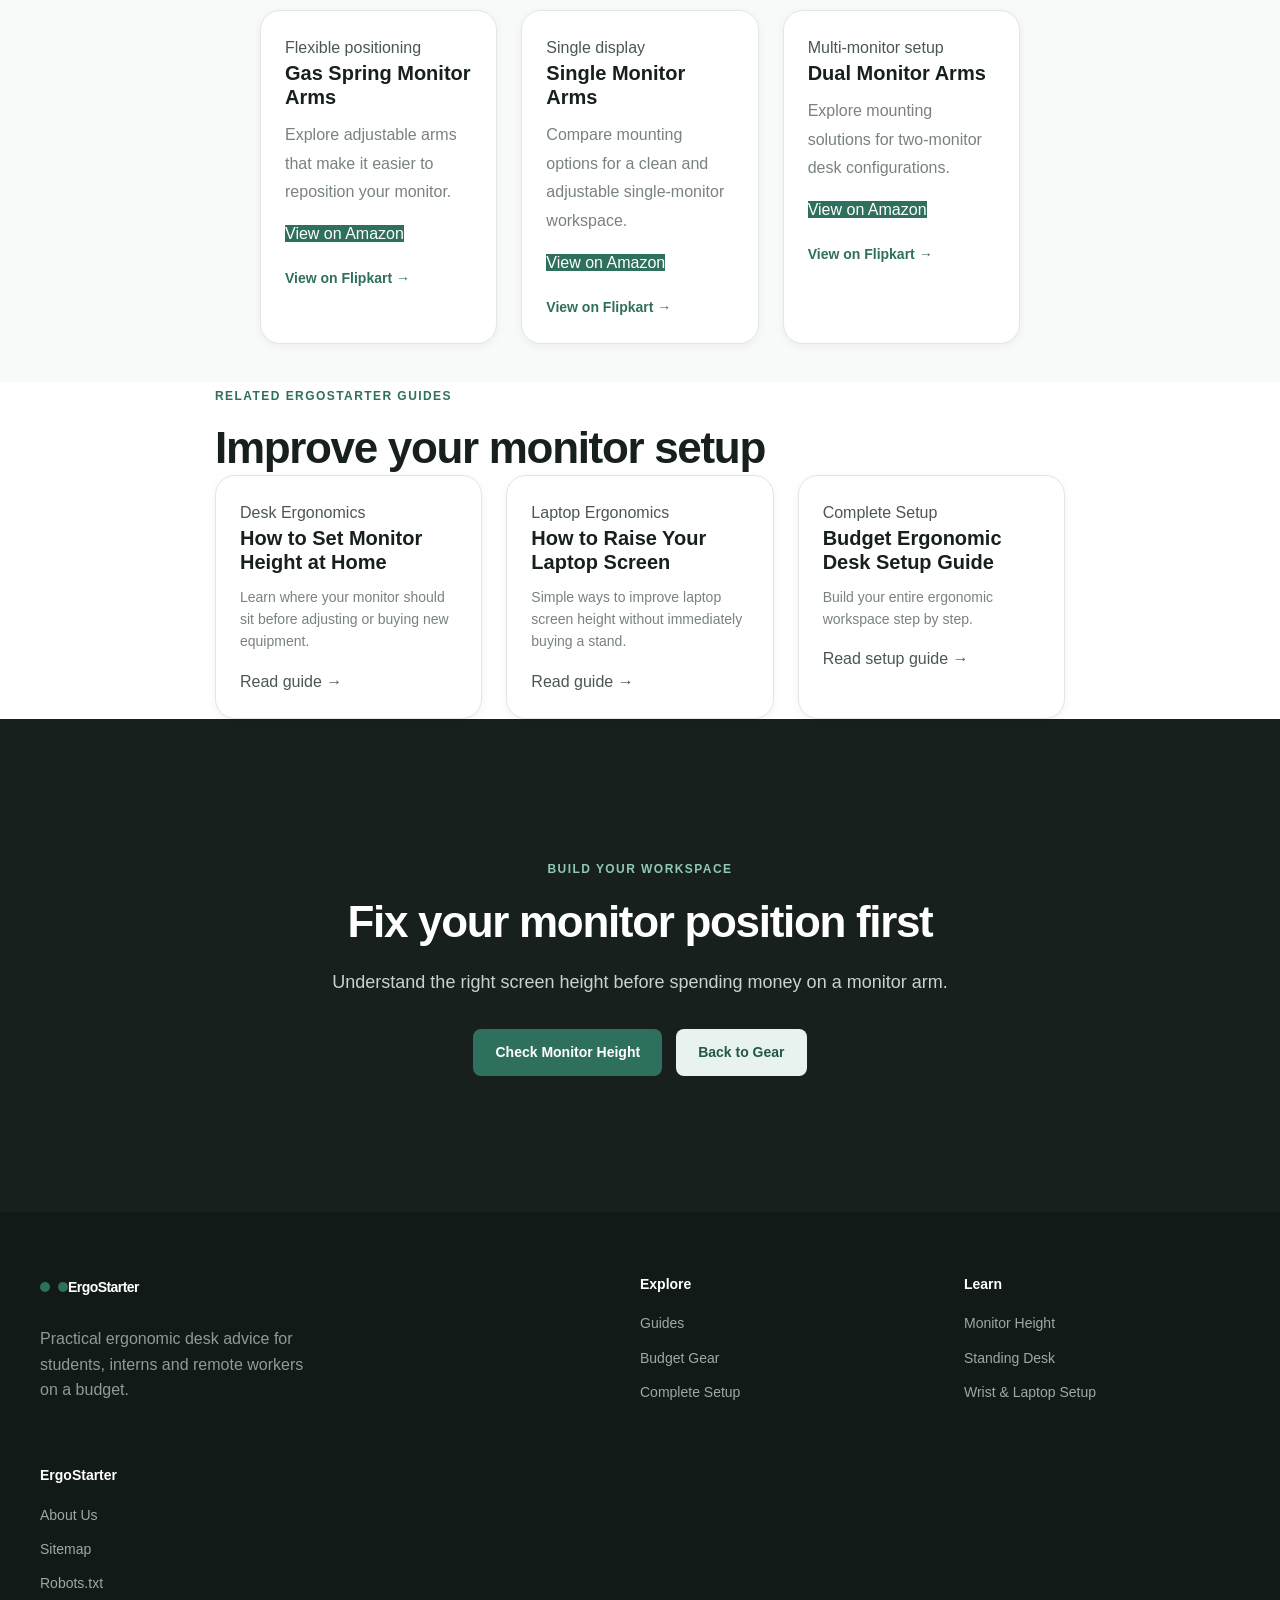
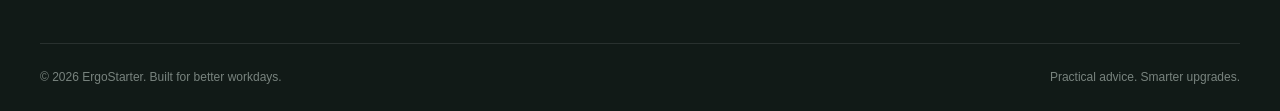
<file: ErgoStrater-main/gear/monitor-arm/index.html>
<!DOCTYPE html>
<html lang="en">
<head>
    <meta charset="UTF-8">

    <meta
        name="viewport"
        content="width=device-width, initial-scale=1.0"
    >

    <title>Best Budget Monitor Arm for Desk | ErgoStarter</title>

    <meta
        name="description"
        content="Learn how to choose the best budget monitor arm for your desk in India. Compare useful features, VESA compatibility, desk mounting and practical price ranges."
    >

    <meta
        name="robots"
        content="index, follow"
    >

    <link
        rel="canonical"
        href="https://ergostarter.pro/gear/monitor-arm/"
    >

    <meta
        property="og:title"
        content="Best Budget Monitor Arm for Desk | ErgoStarter"
    >

    <meta
        property="og:description"
        content="A practical guide to choosing a budget monitor arm for an ergonomic desk setup in India."
    >

    <meta
        property="og:type"
        content="article"
    >

    <meta
        property="og:url"
        content="https://ergostarter.pro/gear/monitor-arm/"
    >

    <link rel="stylesheet" href="../../assets/css/style.css">
    <link rel="stylesheet" href="../../assets/css/components.css">
    <link rel="stylesheet" href="../../assets/css/responsive.css">

<!-- Google tag (gtag.js) -->
<script async src="https://www.googletagmanager.com/gtm.js?id=GTM-KK4GDS9F"></script>
<script>
  window.dataLayer = window.dataLayer || [];
  function gtag(){dataLayer.push(arguments);}
  gtag('js', new Date());
</script>

<!-- OpenGraph Metadata -->
<meta property="og:type" content="website" />
<meta property="og:site_name" content="ErgoStarter" />
<meta property="og:title" content="ErgoStarter: Budget Ergonomic Desk Setups in India" />
<meta property="og:description" content="Practical posture fixes, DIY workspace improvements, and budget ergonomic desk gear under ₹5,000 for Indian students and WFH beginners." />
<meta property="og:url" content="https://ergostarter.pro/" />

<!-- JSON-LD Structured Data (Organization & WebSite) -->
<script type="application/ld+json">
{
  "@context": "https://schema.org",
  "@graph": [
    {
      "@type": "Organization",
      "@id": "https://ergostarter.pro/#organization",
      "name": "ErgoStarter",
      "url": "https://ergostarter.pro/",
      "description": "Budget ergonomic workspace design and posture optimization guides for Indian students and remote workers."
    },
    {
      "@type": "WebSite",
      "@id": "https://ergostarter.pro/#website",
      "url": "https://ergostarter.pro/",
      "name": "ErgoStarter",
      "publisher": {
        "@id": "https://ergostarter.pro/#organization"
      }
    }
  ]
}
</script>
<link rel="stylesheet" href="../../assets/css/layout-refinement.css">
</head>

<body>

    <div id="site-header"></div>

    <main class="article-page">

        <!-- Article Header -->
        <header class="article-header">

            <div class="content-container">

                <p class="eyebrow">
                    Budget Gear • India
                </p>

                <h1>
                    Best Budget Monitor Arm for Desk
                </h1>

                <div class="article-hero-image">
                    <img
                        src="../../assets/images/gear/monitor-arm.webp"
                        alt="Budget monitor arm for a home office desk"
                        class="article-featured-image"
                        width="1600"
                        height="900"
                        loading="lazy"
                    >
                </div>

                <p class="article-intro">
                    A monitor arm can free up desk space and make it easier
                    to position your screen at a comfortable height. But
                    you do not need an expensive arm for a beginner setup.
                    This guide explains what to check before buying one in
                    India.
                </p>

                <div class="article-meta">
                    <span>Beginner friendly</span>
                    <span>•</span>
                    <span>Monitor accessory guide</span>
                </div>

            </div>

        </header>


        <!-- Quick Answer -->
        <section class="article-section">

            <div class="content-container">

                <div class="article-highlight">

                    <p class="eyebrow">
                        Quick answer
                    </p>

                    <h2>
                        Is a monitor arm worth buying?
                    </h2>

                    <p>
                        A monitor arm is useful when your screen is too low,
                        your desk feels crowded or you want more flexibility
                        when adjusting your viewing position. If your monitor
                        already sits at a comfortable height, a monitor arm
                        may not be your highest-priority upgrade.
                    </p>

                </div>

            </div>

        </section>


        <!-- Table of Contents -->
        <section class="article-section-alt">

            <div class="content-container">

                <nav class="article-toc" aria-label="Table of contents">

                    <p class="eyebrow">
                        On this page
                    </p>

                    <h2>
                        Monitor arm buying checklist
                    </h2>

                    <ol>

                        <li>
                            <a href="#need">
                                Decide whether you need one
                            </a>
                        </li>

                        <li>
                            <a href="#vesa">
                                Check VESA compatibility
                            </a>
                        </li>

                        <li>
                            <a href="#weight">
                                Check monitor weight
                            </a>
                        </li>

                        <li>
                            <a href="#mount">
                                Choose the right desk mount
                            </a>
                        </li>

                        <li>
                            <a href="#budget">
                                Understand the Indian price range
                            </a>
                        </li>

                    </ol>

                </nav>

            </div>

        </section>


        <!-- Need -->
        <section
            id="need"
            class="article-section"
        >

            <div class="content-container">

                <p class="eyebrow">
                    01 — Do you need one?
                </p>

                <h2>
                    Start with your monitor position
                </h2>

                <p>
                    Before buying a monitor arm, check whether your existing
                    monitor is already positioned correctly. The top portion
                    of the screen should generally be around eye level or
                    slightly below depending on your viewing position.
                </p>

                <p>
                    If your monitor is permanently too low, an arm can give
                    you much more flexibility than repeatedly stacking books
                    or other objects underneath it.
                </p>

                <div class="article-tip">

                    <strong>
                        Budget-first approach:
                    </strong>

                    <p>
                        Try a free height adjustment first. If the position
                        still does not work, then consider buying an arm.
                    </p>

                </div>

            </div>

        </section>


        <!-- VESA -->
        <section
            id="vesa"
            class="article-section-alt"
        >

            <div class="content-container">

                <p class="eyebrow">
                    02 — Compatibility
                </p>

                <h2>
                    Check VESA compatibility before buying
                </h2>

                <p>
                    Most monitor arms attach to the back of a compatible
                    monitor using a standard mounting pattern. Check your
                    monitor specifications before ordering an arm.
                </p>

                <p>
                    Do not assume that every monitor can attach directly to
                    every monitor arm. Some displays may require a specific
                    adapter or may not support a standard mounting system.
                </p>

                <ul class="article-list">

                    <li>
                        Check the mounting pattern on your monitor.
                    </li>

                    <li>
                        Confirm that the arm supports that pattern.
                    </li>

                    <li>
                        Check the manufacturer's specifications before buying.
                    </li>

                </ul>

            </div>

        </section>


        <!-- Weight -->
        <section
            id="weight"
            class="article-section"
        >

            <div class="content-container">

                <p class="eyebrow">
                    03 — Weight capacity
                </p>

                <h2>
                    Make sure the arm can support your monitor
                </h2>

                <p>
                    Monitor arms are designed for specific weight ranges.
                    Your monitor's weight matters just as much as its screen
                    size.
                </p>

                <p>
                    If you use a heavier display, do not choose an arm simply
                    because it is inexpensive. Check the stated supported
                    weight before purchasing.
                </p>

                <div class="article-tip">

                    <strong>
                        Simple rule:
                    </strong>

                    <p>
                        Check your monitor's actual weight and compare it
                        with the arm's supported range before ordering.
                    </p>

                </div>

            </div>

        </section>


        <!-- Mount -->
        <section
            id="mount"
            class="article-section-alt"
        >

            <div class="content-container">

                <p class="eyebrow">
                    04 — Desk mounting
                </p>

                <h2>
                    Check whether your desk can take the mount
                </h2>

                <p>
                    Most budget monitor arms use a clamp-style or similar
                    desk mounting system. Your desk needs enough usable
                    surface and clearance for the mount.
                </p>

                <p>
                    Before buying, check the thickness of your desk and the
                    mounting requirements of the arm. Also make sure the
                    clamp will not interfere with cables, drawers or the wall.
                </p>

                <ul class="article-list">

                    <li>
                        Measure your desk thickness.
                    </li>

                    <li>
                        Check the arm's supported desk thickness.
                    </li>

                    <li>
                        Leave enough room for the clamp and adjustment.
                    </li>

                    <li>
                        Check the position of nearby cables and power outlets.
                    </li>

                </ul>

            </div>

        </section>


        <!-- Budget -->
        <section
            id="budget"
            class="article-section"
        >

            <div class="content-container">

                <p class="eyebrow">
                    India budget guide
                </p>

                <h2>
                    How much should you spend on a monitor arm?
                </h2>

                <p>
                    For a beginner setup in India, monitor arms can fall
                    across a wide range of prices. A sensible budget is to
                    first identify the features you actually need instead
                    of automatically buying the most expensive option.
                </p>

                <div class="value-grid">

                    <article class="value-card">

                        <span class="eyebrow">
                            ₹1,500–₹2,500
                        </span>

                        <h3>
                            Basic monitor arm
                        </h3>

                        <p>
                            Suitable for a straightforward single-monitor
                            setup where basic height and angle adjustment
                            is the main goal.
                        </p>

                    </article>


                    <article class="value-card">

                        <span class="eyebrow">
                            ₹2,500–₹4,000
                        </span>

                        <h3>
                            More adjustment
                        </h3>

                        <p>
                            A useful range to consider when you want easier
                            positioning and a more flexible workspace.
                        </p>

                    </article>


                    <article class="value-card">

                        <span class="eyebrow">
                            ₹4,000–₹5,000+
                        </span>

                        <h3>
                            Advanced setups
                        </h3>

                        <p>
                            Consider spending more when you need additional
                            flexibility, heavier monitor support or a more
                            specialized configuration.
                        </p>

                    </article>

                </div>

            </div>

        </section>


        <!-- When Not To Buy -->
        <section class="article-section-alt">

            <div class="content-container">

                <p class="eyebrow">
                    Save your money
                </p>

                <h2>
                    When you probably don't need a monitor arm
                </h2>

                <p>
                    A monitor arm is an accessory, not a requirement for an
                    ergonomic desk. You may want to delay the purchase if:
                </p>

                <ul class="article-list">

                    <li>
                        Your monitor is already at a comfortable height.
                    </li>

                    <li>
                        You have limited desk space for a mounting clamp.
                    </li>

                    <li>
                        Your monitor does not support the required mounting
                        system.
                    </li>

                    <li>
                        You have a more important ergonomic problem to fix
                        first.
                    </li>

                </ul>

            </div>

        </section>


        <!-- Setup -->
        <section class="article-section">

            <div class="content-container">

                <p class="eyebrow">
                    Put it together
                </p>

                <h2>
                    A monitor arm works best with the right desk position
                </h2>

                <p>
                    Raising your monitor is only one part of an ergonomic
                    setup. Your chair, desk, keyboard and laptop position
                    should also work together.
                </p>

                <p>
                    If you are using a laptop alongside an external monitor,
                    consider raising the laptop screen separately and using
                    an external keyboard and mouse when practical.
                </p>

            </div>

        </section>


        <!-- Recommended Monitor Arms -->
<section class="article-section">
    <div class="content-container">
        <p class="eyebrow">Explore your options</p>
        <h2>Monitor arms worth comparing</h2>
        <p>Compare mounting styles and configurations before choosing a monitor arm for your desk.</p>

        <div class="guide-grid">
            <article class="guide-card">
                <div class="guide-card-content">
                    <span class="guide-category">Flexible positioning</span>
                    <h3>Gas Spring Monitor Arms</h3>
                    <p>Explore adjustable arms that make it easier to reposition your monitor.</p>
                    <a class="btn-primary" href="https://www.amazon.in/s?k=gas+spring+monitor+arm" target="_blank" rel="noopener noreferrer">View on Amazon</a>
                    <a class="guide-card-link" href="https://www.flipkart.com/search?q=gas%20spring%20monitor%20arm" target="_blank" rel="noopener noreferrer">View on Flipkart →</a>
                </div>
            </article>

            <article class="guide-card">
                <div class="guide-card-content">
                    <span class="guide-category">Single display</span>
                    <h3>Single Monitor Arms</h3>
                    <p>Compare mounting options for a clean and adjustable single-monitor workspace.</p>
                    <a class="btn-primary" href="https://www.amazon.in/s?k=single+monitor+arm" target="_blank" rel="noopener noreferrer">View on Amazon</a>
                    <a class="guide-card-link" href="https://www.flipkart.com/search?q=single%20monitor%20arm" target="_blank" rel="noopener noreferrer">View on Flipkart →</a>
                </div>
            </article>

            <article class="guide-card">
                <div class="guide-card-content">
                    <span class="guide-category">Multi-monitor setup</span>
                    <h3>Dual Monitor Arms</h3>
                    <p>Explore mounting solutions for two-monitor desk configurations.</p>
                    <a class="btn-primary" href="https://www.amazon.in/s?k=dual+monitor+arm" target="_blank" rel="noopener noreferrer">View on Amazon</a>
                    <a class="guide-card-link" href="https://www.flipkart.com/search?q=dual%20monitor%20arm" target="_blank" rel="noopener noreferrer">View on Flipkart →</a>
                </div>
            </article>
        </div>
    </div>
</section>
<!-- Related Guides -->
        <section class="article-section-alt">

            <div class="content-container">

                <p class="eyebrow">
                    Related ErgoStarter guides
                </p>

                <h2>
                    Improve your monitor setup
                </h2>

                <div class="guide-grid">

                    <article class="guide-card">

                        <div class="guide-card-content">

                            <span class="guide-category">
                                Desk Ergonomics
                            </span>

                            <h3>
                                How to Set Monitor Height at Home
                            </h3>

                            <p>
                                Learn where your monitor should sit before
                                adjusting or buying new equipment.
                            </p>

                            <a
                                href="/guides/monitor-height/"
                                class="guide-link"
                            >
                                Read guide
                                <span aria-hidden="true">→</span>
                            </a>

                        </div>

                    </article>


                    <article class="guide-card">

                        <div class="guide-card-content">

                            <span class="guide-category">
                                Laptop Ergonomics
                            </span>

                            <h3>
                                How to Raise Your Laptop Screen
                            </h3>

                            <p>
                                Simple ways to improve laptop screen height
                                without immediately buying a stand.
                            </p>

                            <a
                                href="/guides/laptop-setup/"
                                class="guide-link"
                            >
                                Read guide
                                <span aria-hidden="true">→</span>
                            </a>

                        </div>

                    </article>


                    <article class="guide-card">

                        <div class="guide-card-content">

                            <span class="guide-category">
                                Complete Setup
                            </span>

                            <h3>
                                Budget Ergonomic Desk Setup Guide
                            </h3>

                            <p>
                                Build your entire ergonomic workspace
                                step by step.
                            </p>

                            <a
                                href="/budget-ergonomic-desk-setup-guide/"
                                class="guide-link"
                            >
                                Read setup guide
                                <span aria-hidden="true">→</span>
                            </a>

                        </div>

                    </article>

                </div>

            </div>

        </section>


        <!-- CTA -->
        <section class="setup-cta">

            <div class="container">

                <div class="cta-content">

                    <div>

                        <p class="eyebrow">
                            Build your workspace
                        </p>

                        <h2>
                            Fix your monitor position first
                        </h2>

                        <p>
                            Understand the right screen height before spending
                            money on a monitor arm.
                        </p>

                    </div>

                    <div class="article-cta-actions">

                        <a
                            class="btn btn-primary"
                            href="/guides/monitor-height/"
                        >
                            Check Monitor Height
                        </a>

                        <a
                            class="btn btn-secondary"
                            href="/gear/"
                        >
                            Back to Gear
                        </a>

                    </div>

                </div>

            </div>

        </section>

    </main>


    <div id="site-footer"></div>


    <script
        src="../../assets/js/data.js"
        defer
    ></script>

    <script
        src="../../assets/js/components.js"
        defer
    ></script>

    <script
        src="../../assets/js/main.js"
        defer
    ></script>

    <script
        src="../../assets/js/search.js"
        defer
    ></script>

</body>
</html>
</file>
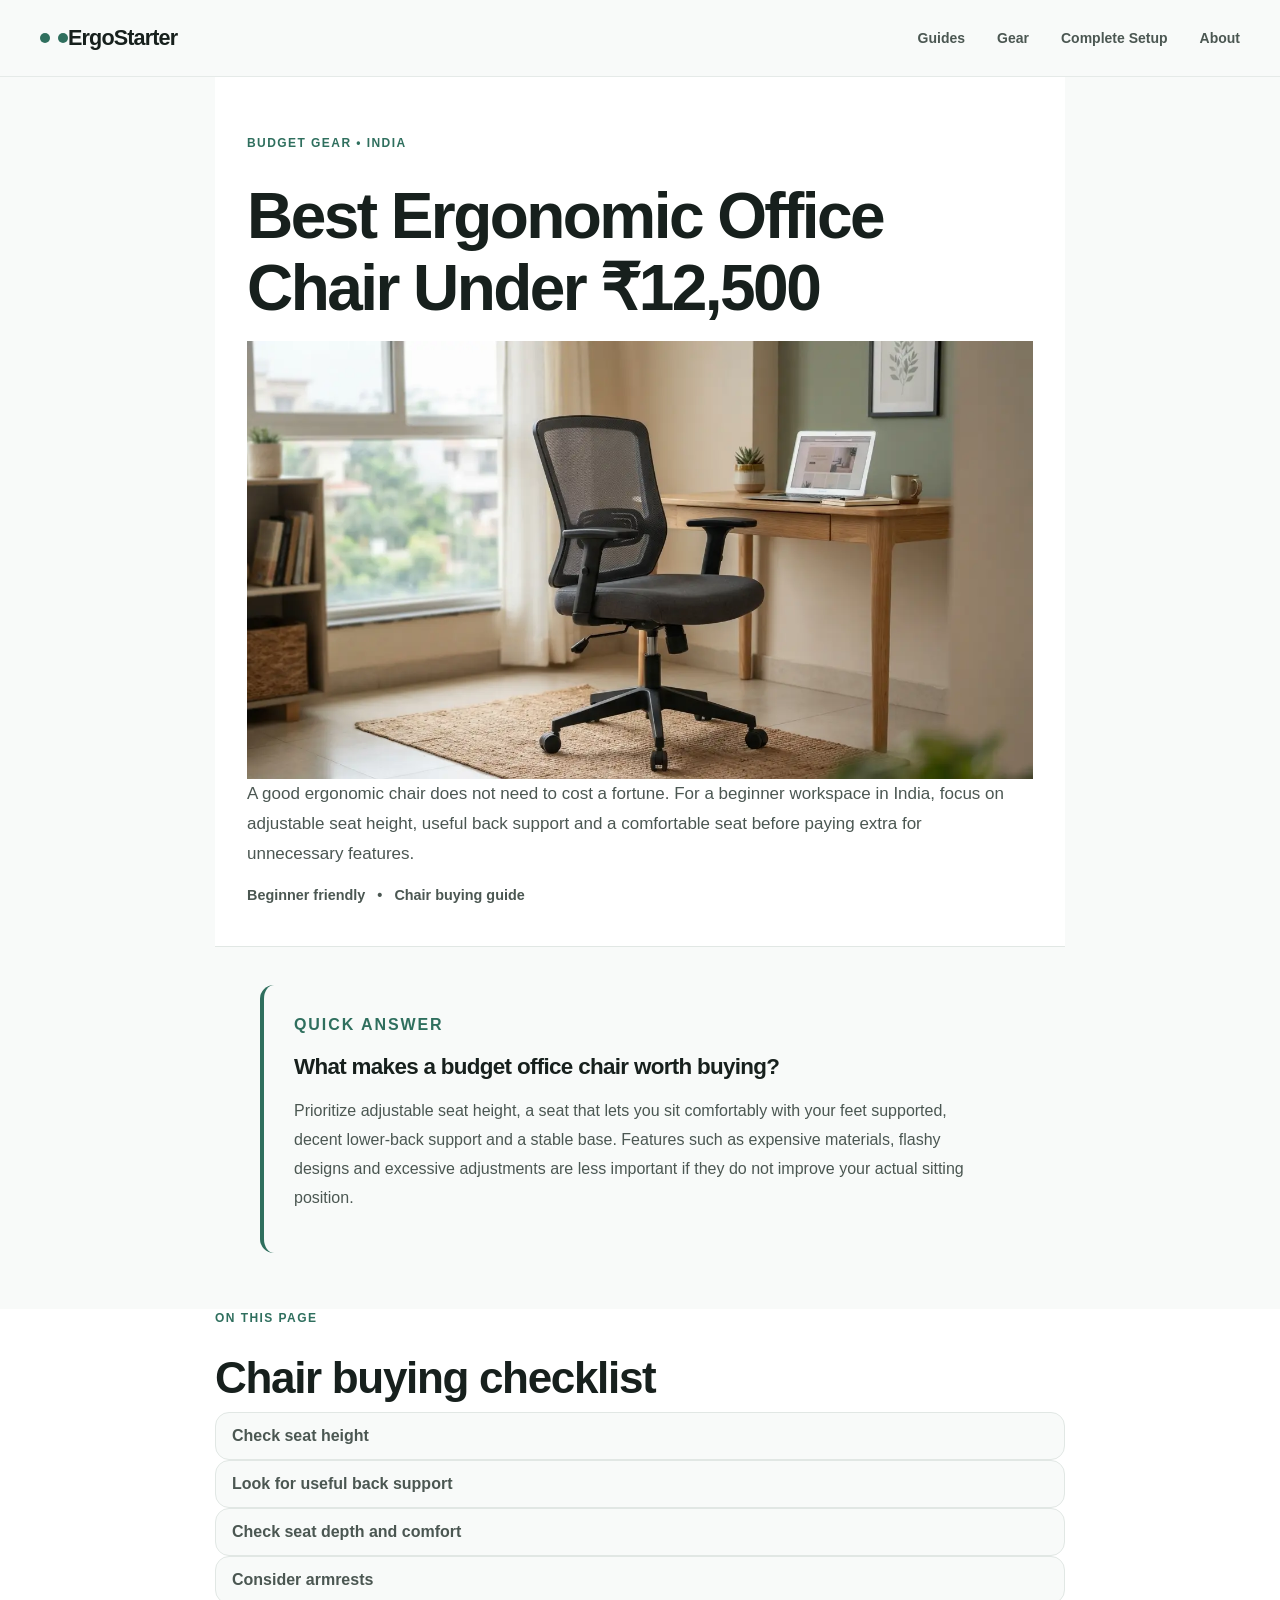
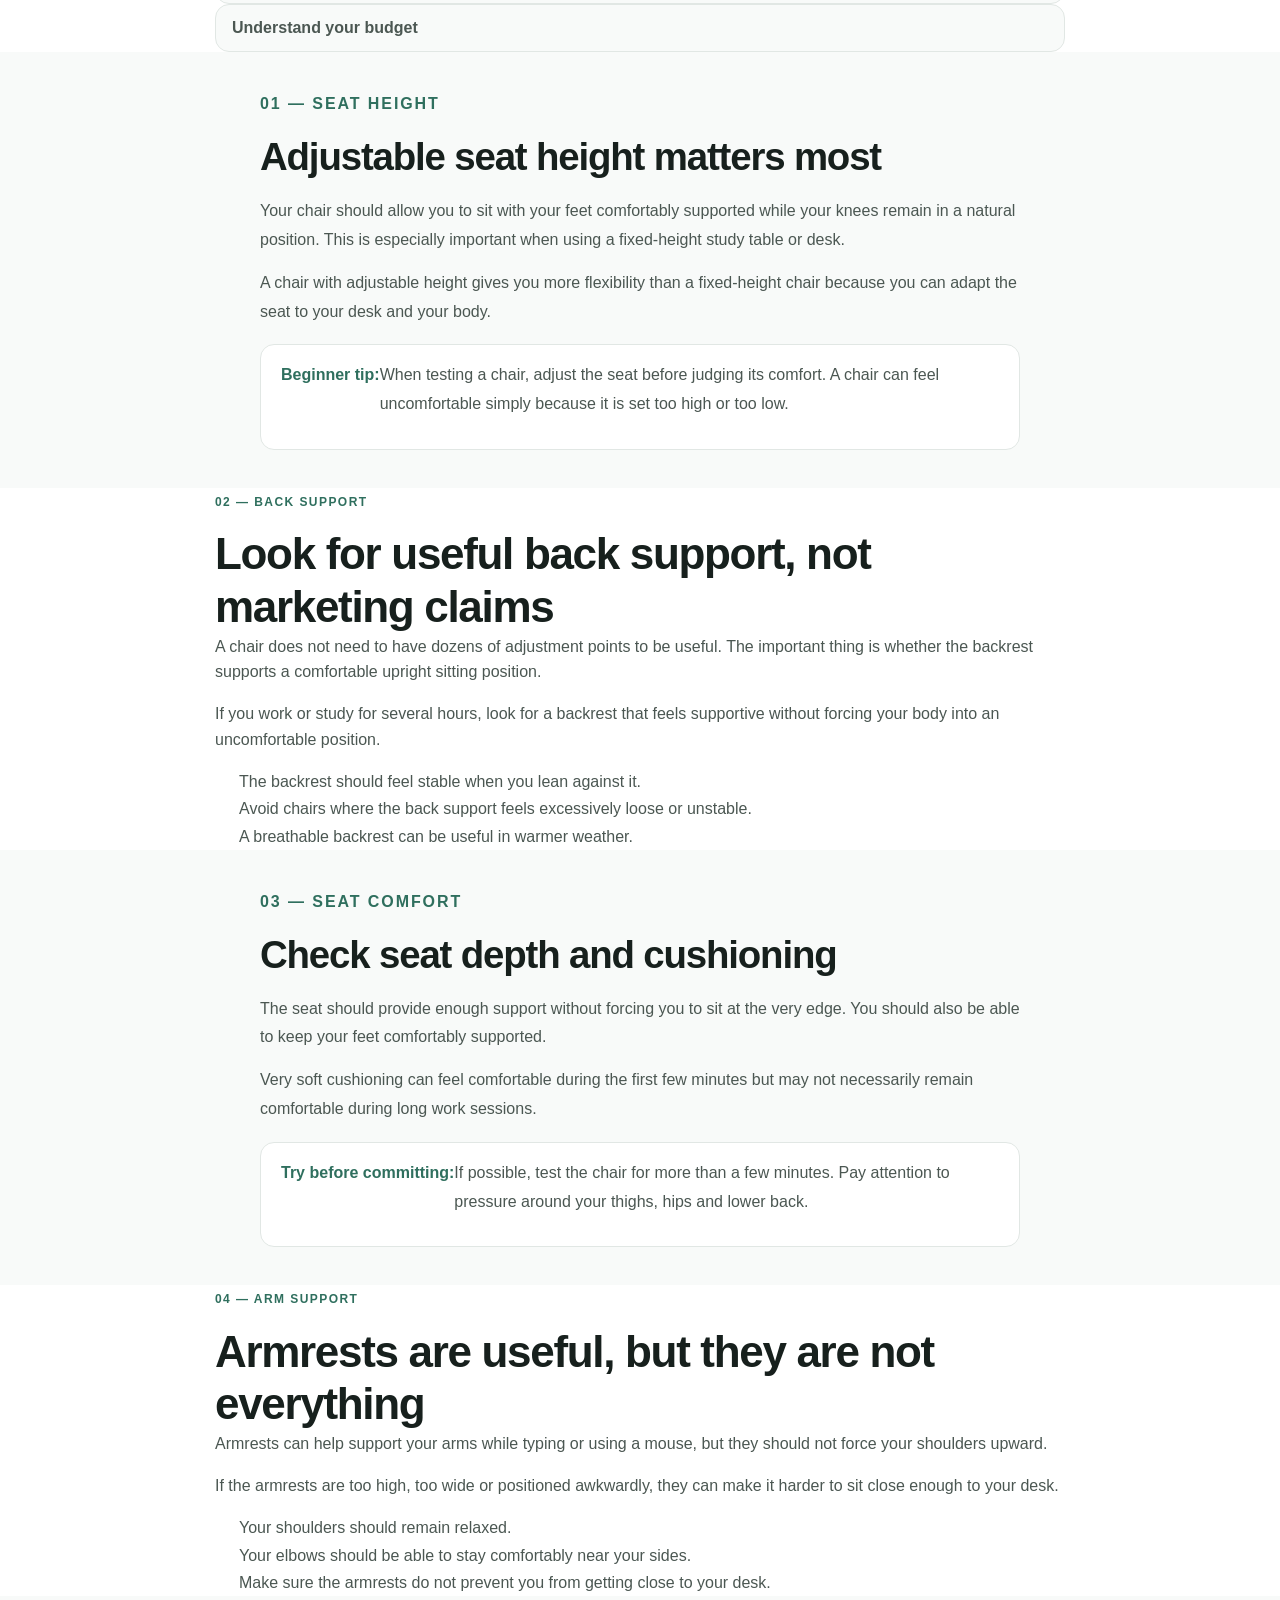
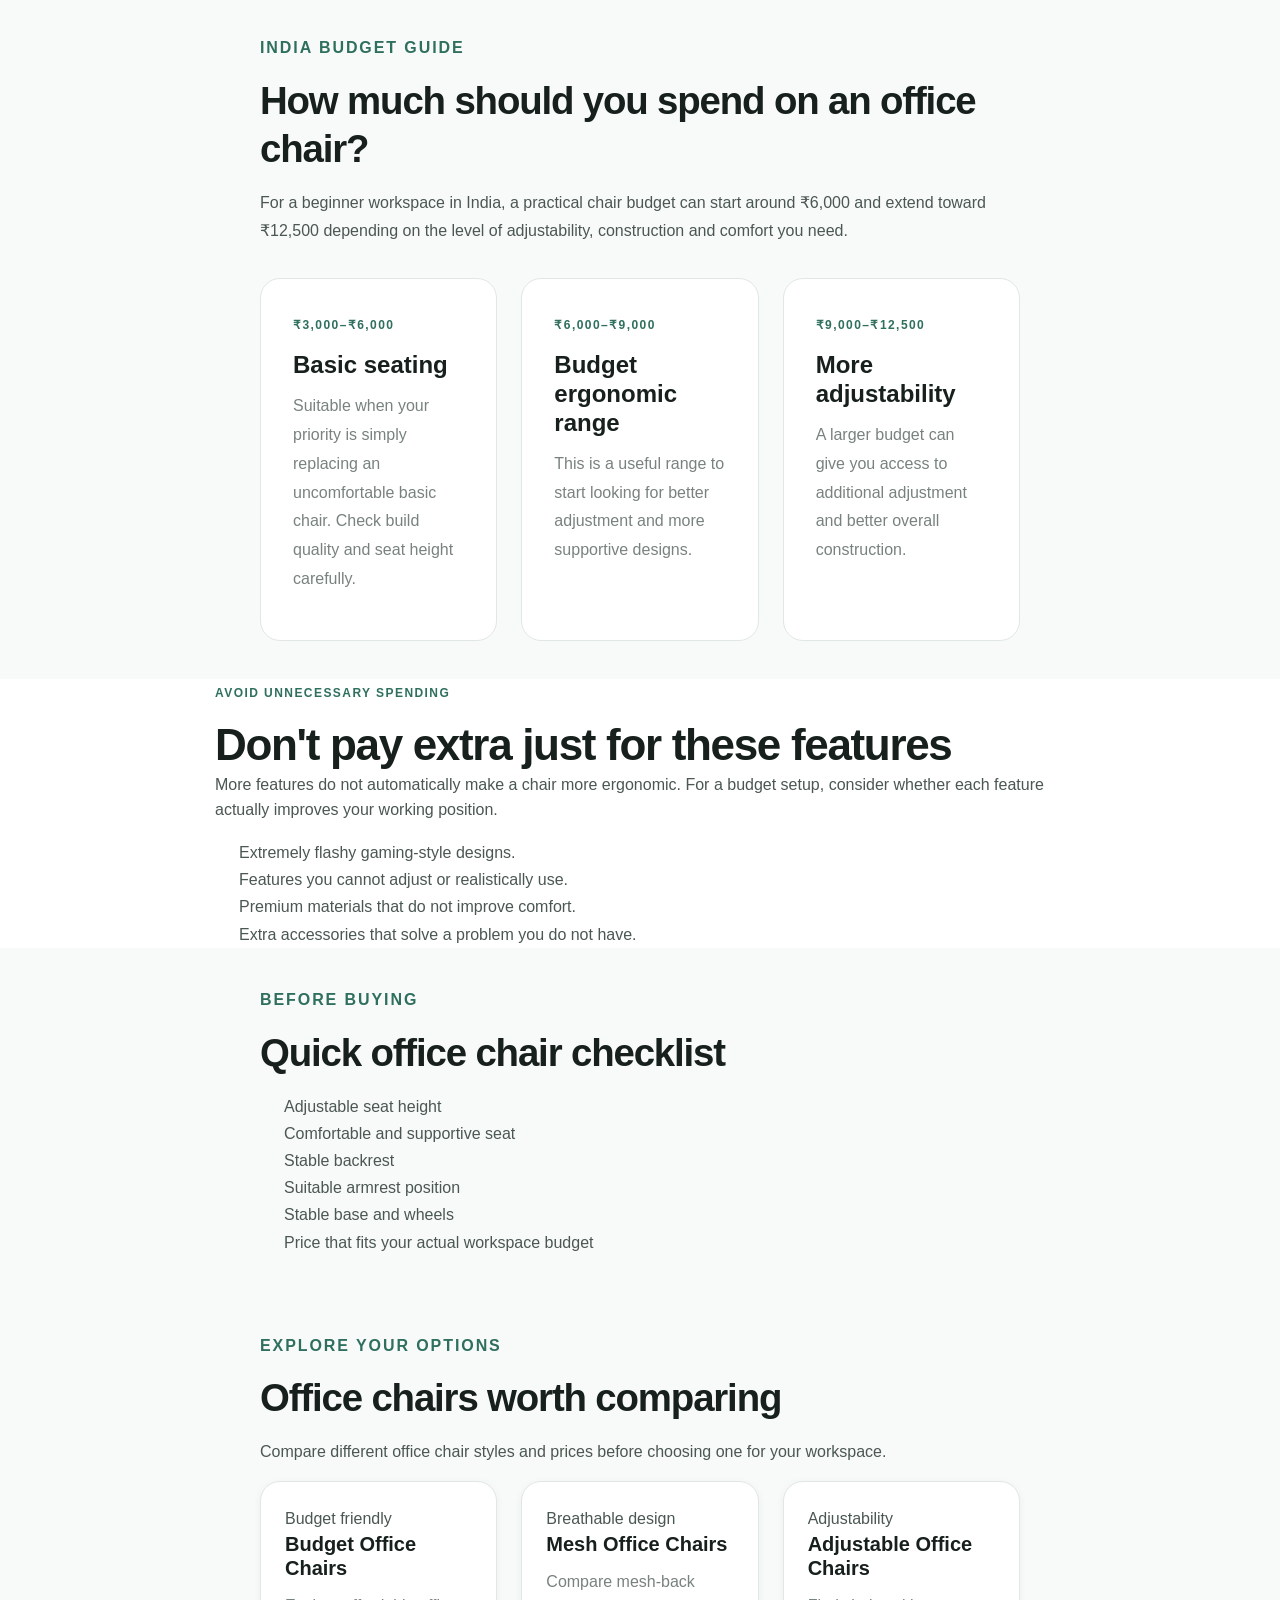
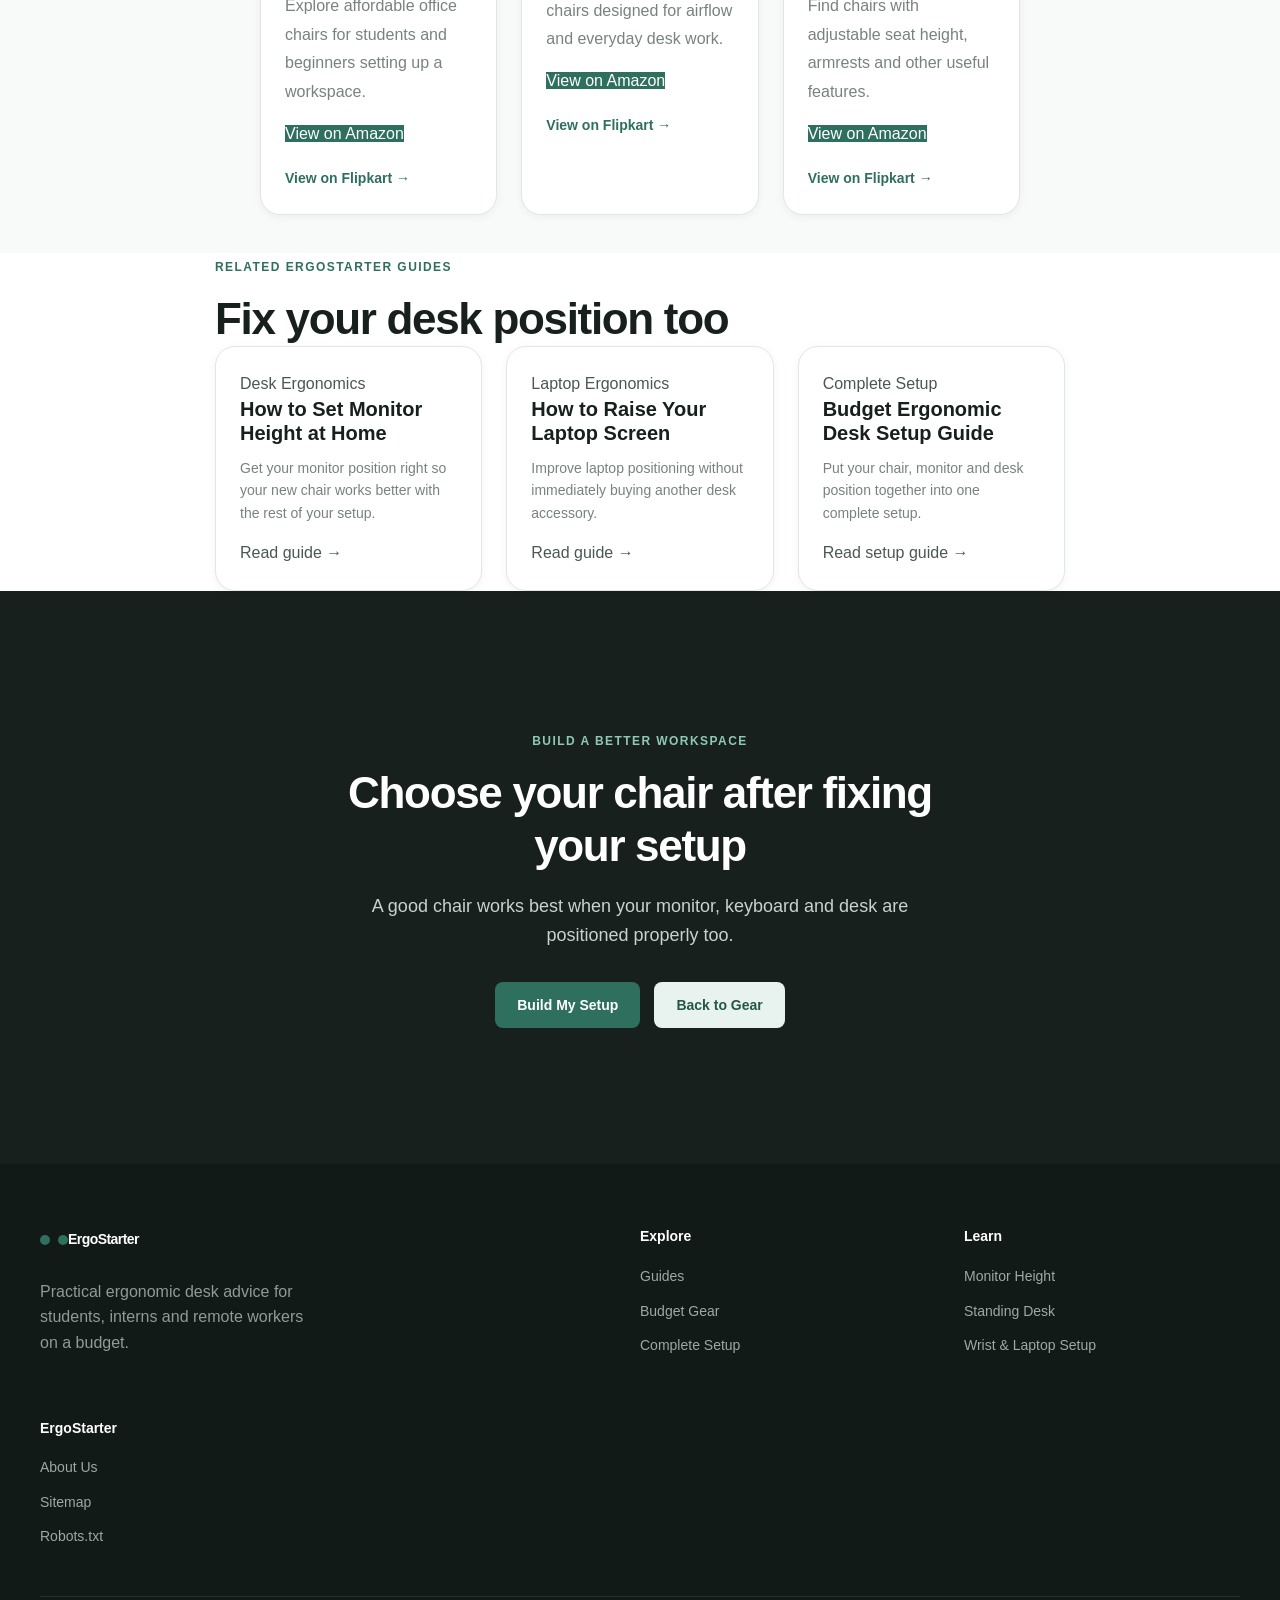
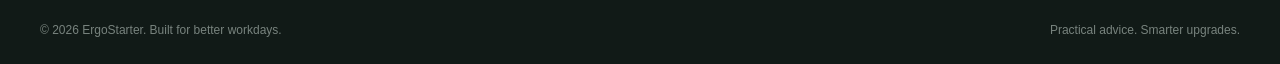
<file: ErgoStrater-main/gear/office-chair/index.html>
<!DOCTYPE html>
<html lang="en">
<head>
    <meta charset="UTF-8">

    <meta name="viewport" content="width=device-width, initial-scale=1.0">

    <title>Best Ergonomic Office Chair Under ₹12,500 | ErgoStarter</title>

    <meta
        name="description"
        content="Find the best ergonomic office chair options for a budget workspace in India. Learn which chair features matter, what to check before buying and how to choose within ₹12,500."
    >

    <meta
        name="robots"
        content="index, follow"
    >

    <link
        rel="canonical"
        href="https://ergostarter.pro/gear/office-chair/"
    >

    <meta
        property="og:title"
        content="Best Ergonomic Office Chair Under ₹12,500 | ErgoStarter"
    >

    <meta
        property="og:description"
        content="A practical guide to choosing an affordable ergonomic office chair in India."
    >

    <meta
        property="og:type"
        content="article"
    >

    <meta
        property="og:url"
        content="https://ergostarter.pro/gear/office-chair/"
    >

    <link rel="stylesheet" href="../../assets/css/style.css">
    <link rel="stylesheet" href="../../assets/css/components.css">
    <link rel="stylesheet" href="../../assets/css/responsive.css">

<!-- Google tag (gtag.js) -->
<script async src="https://www.googletagmanager.com/gtm.js?id=GTM-KK4GDS9F"></script>
<script>
  window.dataLayer = window.dataLayer || [];
  function gtag(){dataLayer.push(arguments);}
  gtag('js', new Date());
</script>

<!-- OpenGraph Metadata -->
<meta property="og:type" content="website" />
<meta property="og:site_name" content="ErgoStarter" />
<meta property="og:title" content="ErgoStarter: Budget Ergonomic Desk Setups in India" />
<meta property="og:description" content="Practical posture fixes, DIY workspace improvements, and budget ergonomic desk gear under ₹5,000 for Indian students and WFH beginners." />
<meta property="og:url" content="https://ergostarter.pro/" />

<!-- JSON-LD Structured Data (Organization & WebSite) -->
<script type="application/ld+json">
{
  "@context": "https://schema.org",
  "@graph": [
    {
      "@type": "Organization",
      "@id": "https://ergostarter.pro/#organization",
      "name": "ErgoStarter",
      "url": "https://ergostarter.pro/",
      "description": "Budget ergonomic workspace design and posture optimization guides for Indian students and remote workers."
    },
    {
      "@type": "WebSite",
      "@id": "https://ergostarter.pro/#website",
      "url": "https://ergostarter.pro/",
      "name": "ErgoStarter",
      "publisher": {
        "@id": "https://ergostarter.pro/#organization"
      }
    }
  ]
}
</script>
<link rel="stylesheet" href="../../assets/css/layout-refinement.css">
</head>

<body>

    <div id="site-header"></div>

    <main class="article-page">

        <!-- Article Header -->
        <header class="article-header">

            <div class="content-container">

                <p class="eyebrow">
                    Budget Gear • India
                </p>

                <h1>
                    Best Ergonomic Office Chair Under ₹12,500
                </h1>

                <div class="article-hero-image">
                    <img
                        src="../../assets/images/gear/office-chair.webp"
                        alt="Affordable ergonomic office chair for a budget home office"
                        class="article-featured-image"
                        width="1600"
                        height="900"
                        loading="lazy"
                    >
                </div>

                <p class="article-intro">
                    A good ergonomic chair does not need to cost a fortune.
                    For a beginner workspace in India, focus on adjustable
                    seat height, useful back support and a comfortable seat
                    before paying extra for unnecessary features.
                </p>

                <div class="article-meta">
                    <span>Beginner friendly</span>
                    <span>•</span>
                    <span>Chair buying guide</span>
                </div>

            </div>

        </header>


        <!-- Quick Answer -->
        <section class="article-section">

            <div class="content-container">

                <div class="article-highlight">

                    <p class="eyebrow">
                        Quick answer
                    </p>

                    <h2>
                        What makes a budget office chair worth buying?
                    </h2>

                    <p>
                        Prioritize adjustable seat height, a seat that lets
                        you sit comfortably with your feet supported, decent
                        lower-back support and a stable base. Features such
                        as expensive materials, flashy designs and excessive
                        adjustments are less important if they do not improve
                        your actual sitting position.
                    </p>

                </div>

            </div>

        </section>


        <!-- Table of Contents -->
        <section class="article-section-alt">

            <div class="content-container">

                <nav class="article-toc" aria-label="Table of contents">

                    <p class="eyebrow">
                        On this page
                    </p>

                    <h2>
                        Chair buying checklist
                    </h2>

                    <ol>
                        <li>
                            <a href="#seat-height">
                                Check seat height
                            </a>
                        </li>

                        <li>
                            <a href="#back-support">
                                Look for useful back support
                            </a>
                        </li>

                        <li>
                            <a href="#seat-depth">
                                Check seat depth and comfort
                            </a>
                        </li>

                        <li>
                            <a href="#armrests">
                                Consider armrests
                            </a>
                        </li>

                        <li>
                            <a href="#budget">
                                Understand your budget
                            </a>
                        </li>
                    </ol>

                </nav>

            </div>

        </section>


        <!-- Seat Height -->
        <section
            id="seat-height"
            class="article-section"
        >

            <div class="content-container">

                <p class="eyebrow">
                    01 — Seat height
                </p>

                <h2>
                    Adjustable seat height matters most
                </h2>

                <p>
                    Your chair should allow you to sit with your feet
                    comfortably supported while your knees remain in a
                    natural position. This is especially important when
                    using a fixed-height study table or desk.
                </p>

                <p>
                    A chair with adjustable height gives you more flexibility
                    than a fixed-height chair because you can adapt the seat
                    to your desk and your body.
                </p>

                <div class="article-tip">

                    <strong>
                        Beginner tip:
                    </strong>

                    <p>
                        When testing a chair, adjust the seat before judging
                        its comfort. A chair can feel uncomfortable simply
                        because it is set too high or too low.
                    </p>

                </div>

            </div>

        </section>


        <!-- Back Support -->
        <section
            id="back-support"
            class="article-section-alt"
        >

            <div class="content-container">

                <p class="eyebrow">
                    02 — Back support
                </p>

                <h2>
                    Look for useful back support, not marketing claims
                </h2>

                <p>
                    A chair does not need to have dozens of adjustment points
                    to be useful. The important thing is whether the backrest
                    supports a comfortable upright sitting position.
                </p>

                <p>
                    If you work or study for several hours, look for a
                    backrest that feels supportive without forcing your body
                    into an uncomfortable position.
                </p>

                <ul class="article-list">

                    <li>
                        The backrest should feel stable when you lean against it.
                    </li>

                    <li>
                        Avoid chairs where the back support feels excessively
                        loose or unstable.
                    </li>

                    <li>
                        A breathable backrest can be useful in warmer weather.
                    </li>

                </ul>

            </div>

        </section>


        <!-- Seat Depth -->
        <section
            id="seat-depth"
            class="article-section"
        >

            <div class="content-container">

                <p class="eyebrow">
                    03 — Seat comfort
                </p>

                <h2>
                    Check seat depth and cushioning
                </h2>

                <p>
                    The seat should provide enough support without forcing you
                    to sit at the very edge. You should also be able to keep
                    your feet comfortably supported.
                </p>

                <p>
                    Very soft cushioning can feel comfortable during the
                    first few minutes but may not necessarily remain
                    comfortable during long work sessions.
                </p>

                <div class="article-tip">

                    <strong>
                        Try before committing:
                    </strong>

                    <p>
                        If possible, test the chair for more than a few
                        minutes. Pay attention to pressure around your thighs,
                        hips and lower back.
                    </p>

                </div>

            </div>

        </section>


        <!-- Armrests -->
        <section
            id="armrests"
            class="article-section-alt"
        >

            <div class="content-container">

                <p class="eyebrow">
                    04 — Arm support
                </p>

                <h2>
                    Armrests are useful, but they are not everything
                </h2>

                <p>
                    Armrests can help support your arms while typing or using
                    a mouse, but they should not force your shoulders upward.
                </p>

                <p>
                    If the armrests are too high, too wide or positioned
                    awkwardly, they can make it harder to sit close enough
                    to your desk.
                </p>

                <ul class="article-list">

                    <li>
                        Your shoulders should remain relaxed.
                    </li>

                    <li>
                        Your elbows should be able to stay comfortably near
                        your sides.
                    </li>

                    <li>
                        Make sure the armrests do not prevent you from getting
                        close to your desk.
                    </li>

                </ul>

            </div>

        </section>


        <!-- Budget -->
        <section
            id="budget"
            class="article-section"
        >

            <div class="content-container">

                <p class="eyebrow">
                    India budget guide
                </p>

                <h2>
                    How much should you spend on an office chair?
                </h2>

                <p>
                    For a beginner workspace in India, a practical chair
                    budget can start around ₹6,000 and extend toward
                    ₹12,500 depending on the level of adjustability,
                    construction and comfort you need.
                </p>

                <div class="value-grid">

                    <article class="value-card">

                        <span class="eyebrow">
                            ₹3,000–₹6,000
                        </span>

                        <h3>
                            Basic seating
                        </h3>

                        <p>
                            Suitable when your priority is simply replacing
                            an uncomfortable basic chair. Check build quality
                            and seat height carefully.
                        </p>

                    </article>


                    <article class="value-card">

                        <span class="eyebrow">
                            ₹6,000–₹9,000
                        </span>

                        <h3>
                            Budget ergonomic range
                        </h3>

                        <p>
                            This is a useful range to start looking for better
                            adjustment and more supportive designs.
                        </p>

                    </article>


                    <article class="value-card">

                        <span class="eyebrow">
                            ₹9,000–₹12,500
                        </span>

                        <h3>
                            More adjustability
                        </h3>

                        <p>
                            A larger budget can give you access to additional
                            adjustment and better overall construction.
                        </p>

                    </article>

                </div>

            </div>

        </section>


        <!-- What Not To Prioritize -->
        <section class="article-section-alt">

            <div class="content-container">

                <p class="eyebrow">
                    Avoid unnecessary spending
                </p>

                <h2>
                    Don't pay extra just for these features
                </h2>

                <p>
                    More features do not automatically make a chair more
                    ergonomic. For a budget setup, consider whether each
                    feature actually improves your working position.
                </p>

                <ul class="article-list">

                    <li>
                        Extremely flashy gaming-style designs.
                    </li>

                    <li>
                        Features you cannot adjust or realistically use.
                    </li>

                    <li>
                        Premium materials that do not improve comfort.
                    </li>

                    <li>
                        Extra accessories that solve a problem you do not have.
                    </li>

                </ul>

            </div>

        </section>


        <!-- Final Checklist -->
        <section class="article-section">

            <div class="content-container">

                <p class="eyebrow">
                    Before buying
                </p>

                <h2>
                    Quick office chair checklist
                </h2>

                <ul class="article-list">

                    <li>
                        Adjustable seat height
                    </li>

                    <li>
                        Comfortable and supportive seat
                    </li>

                    <li>
                        Stable backrest
                    </li>

                    <li>
                        Suitable armrest position
                    </li>

                    <li>
                        Stable base and wheels
                    </li>

                    <li>
                        Price that fits your actual workspace budget
                    </li>

                </ul>

            </div>

        </section>


        <!-- Recommended Office Chairs -->
<section class="article-section">
    <div class="content-container">
        <p class="eyebrow">Explore your options</p>
        <h2>Office chairs worth comparing</h2>
        <p>Compare different office chair styles and prices before choosing one for your workspace.</p>

        <div class="guide-grid">
            <article class="guide-card">
                <div class="guide-card-content">
                    <span class="guide-category">Budget friendly</span>
                    <h3>Budget Office Chairs</h3>
                    <p>Explore affordable office chairs for students and beginners setting up a workspace.</p>
                    <a class="btn-primary" href="https://www.amazon.in/s?k=budget+ergonomic+office+chair" target="_blank" rel="noopener noreferrer">View on Amazon</a>
                    <a class="guide-card-link" href="https://www.flipkart.com/search?q=budget%20ergonomic%20office%20chair" target="_blank" rel="noopener noreferrer">View on Flipkart →</a>
                </div>
            </article>

            <article class="guide-card">
                <div class="guide-card-content">
                    <span class="guide-category">Breathable design</span>
                    <h3>Mesh Office Chairs</h3>
                    <p>Compare mesh-back chairs designed for airflow and everyday desk work.</p>
                    <a class="btn-primary" href="https://www.amazon.in/s?k=mesh+office+chair" target="_blank" rel="noopener noreferrer">View on Amazon</a>
                    <a class="guide-card-link" href="https://www.flipkart.com/search?q=mesh%20office%20chair" target="_blank" rel="noopener noreferrer">View on Flipkart →</a>
                </div>
            </article>

            <article class="guide-card">
                <div class="guide-card-content">
                    <span class="guide-category">Adjustability</span>
                    <h3>Adjustable Office Chairs</h3>
                    <p>Find chairs with adjustable seat height, armrests and other useful features.</p>
                    <a class="btn-primary" href="https://www.amazon.in/s?k=adjustable+ergonomic+office+chair" target="_blank" rel="noopener noreferrer">View on Amazon</a>
                    <a class="guide-card-link" href="https://www.flipkart.com/search?q=adjustable%20ergonomic%20office%20chair" target="_blank" rel="noopener noreferrer">View on Flipkart →</a>
                </div>
            </article>
        </div>
    </div>
</section>
<!-- Related Guides -->
        <section class="article-section-alt">

            <div class="content-container">

                <p class="eyebrow">
                    Related ErgoStarter guides
                </p>

                <h2>
                    Fix your desk position too
                </h2>

                <div class="guide-grid">

                    <article class="guide-card">

                        <div class="guide-card-content">

                            <span class="guide-category">
                                Desk Ergonomics
                            </span>

                            <h3>
                                How to Set Monitor Height at Home
                            </h3>

                            <p>
                                Get your monitor position right so your new
                                chair works better with the rest of your setup.
                            </p>

                            <a
                                href="/guides/monitor-height/"
                                class="guide-link"
                            >
                                Read guide
                                <span aria-hidden="true">→</span>
                            </a>

                        </div>

                    </article>


                    <article class="guide-card">

                        <div class="guide-card-content">

                            <span class="guide-category">
                                Laptop Ergonomics
                            </span>

                            <h3>
                                How to Raise Your Laptop Screen
                            </h3>

                            <p>
                                Improve laptop positioning without immediately
                                buying another desk accessory.
                            </p>

                            <a
                                href="/guides/laptop-setup/"
                                class="guide-link"
                            >
                                Read guide
                                <span aria-hidden="true">→</span>
                            </a>

                        </div>

                    </article>


                    <article class="guide-card">

                        <div class="guide-card-content">

                            <span class="guide-category">
                                Complete Setup
                            </span>

                            <h3>
                                Budget Ergonomic Desk Setup Guide
                            </h3>

                            <p>
                                Put your chair, monitor and desk position
                                together into one complete setup.
                            </p>

                            <a
                                href="/budget-ergonomic-desk-setup-guide/"
                                class="guide-link"
                            >
                                Read setup guide
                                <span aria-hidden="true">→</span>
                            </a>

                        </div>

                    </article>

                </div>

            </div>

        </section>


        <!-- CTA -->
        <section class="setup-cta">

            <div class="container">

                <div class="cta-content">

                    <div>

                        <p class="eyebrow">
                            Build a better workspace
                        </p>

                        <h2>
                            Choose your chair after fixing your setup
                        </h2>

                        <p>
                            A good chair works best when your monitor,
                            keyboard and desk are positioned properly too.
                        </p>

                    </div>

                    <div class="article-cta-actions">

                        <a
                            class="btn btn-primary"
                            href="/budget-ergonomic-desk-setup-guide/"
                        >
                            Build My Setup
                        </a>

                        <a
                            class="btn btn-secondary"
                            href="/gear/"
                        >
                            Back to Gear
                        </a>

                    </div>

                </div>

            </div>

        </section>

    </main>


    <div id="site-footer"></div>


    <script
        src="../../assets/js/data.js"
        defer
    ></script>

    <script
        src="../../assets/js/components.js"
        defer
    ></script>

    <script
        src="../../assets/js/main.js"
        defer
    ></script>

    <script
        src="../../assets/js/search.js"
        defer
    ></script>

</body>
</html>
</file>
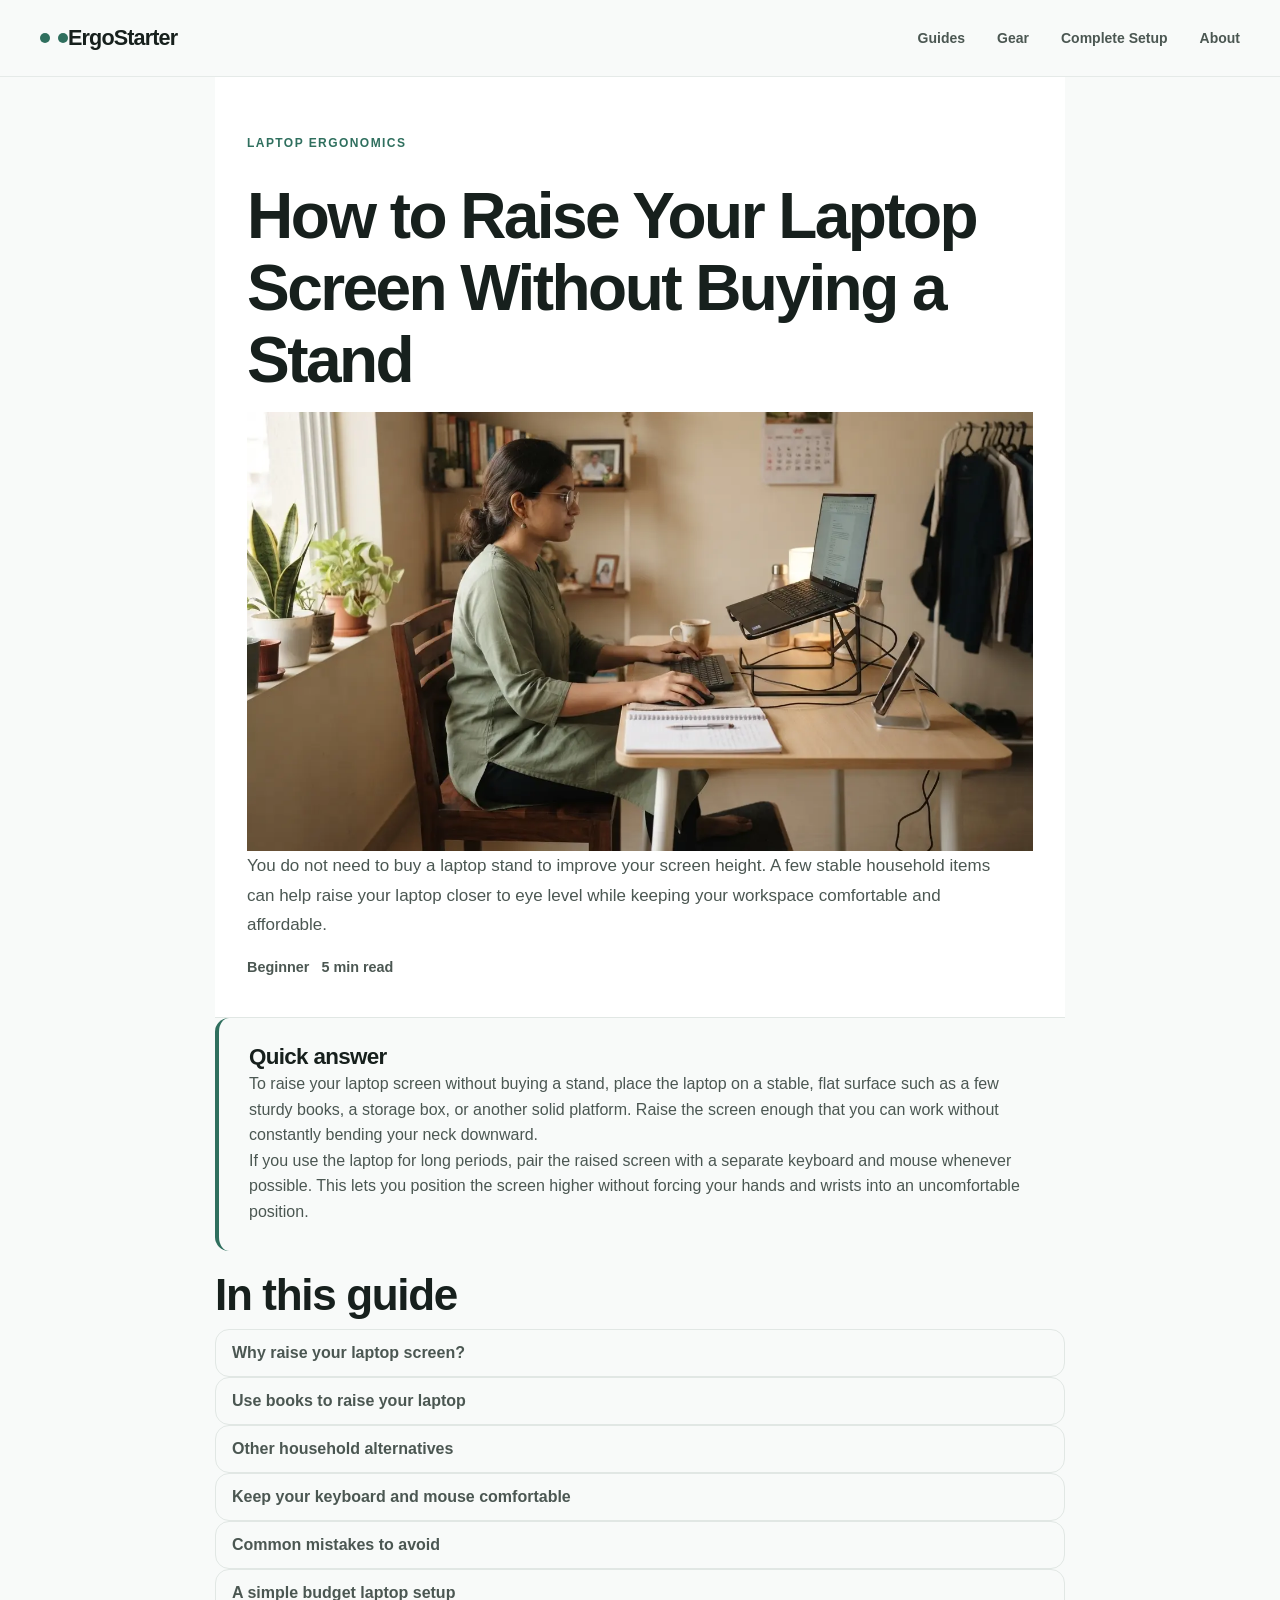
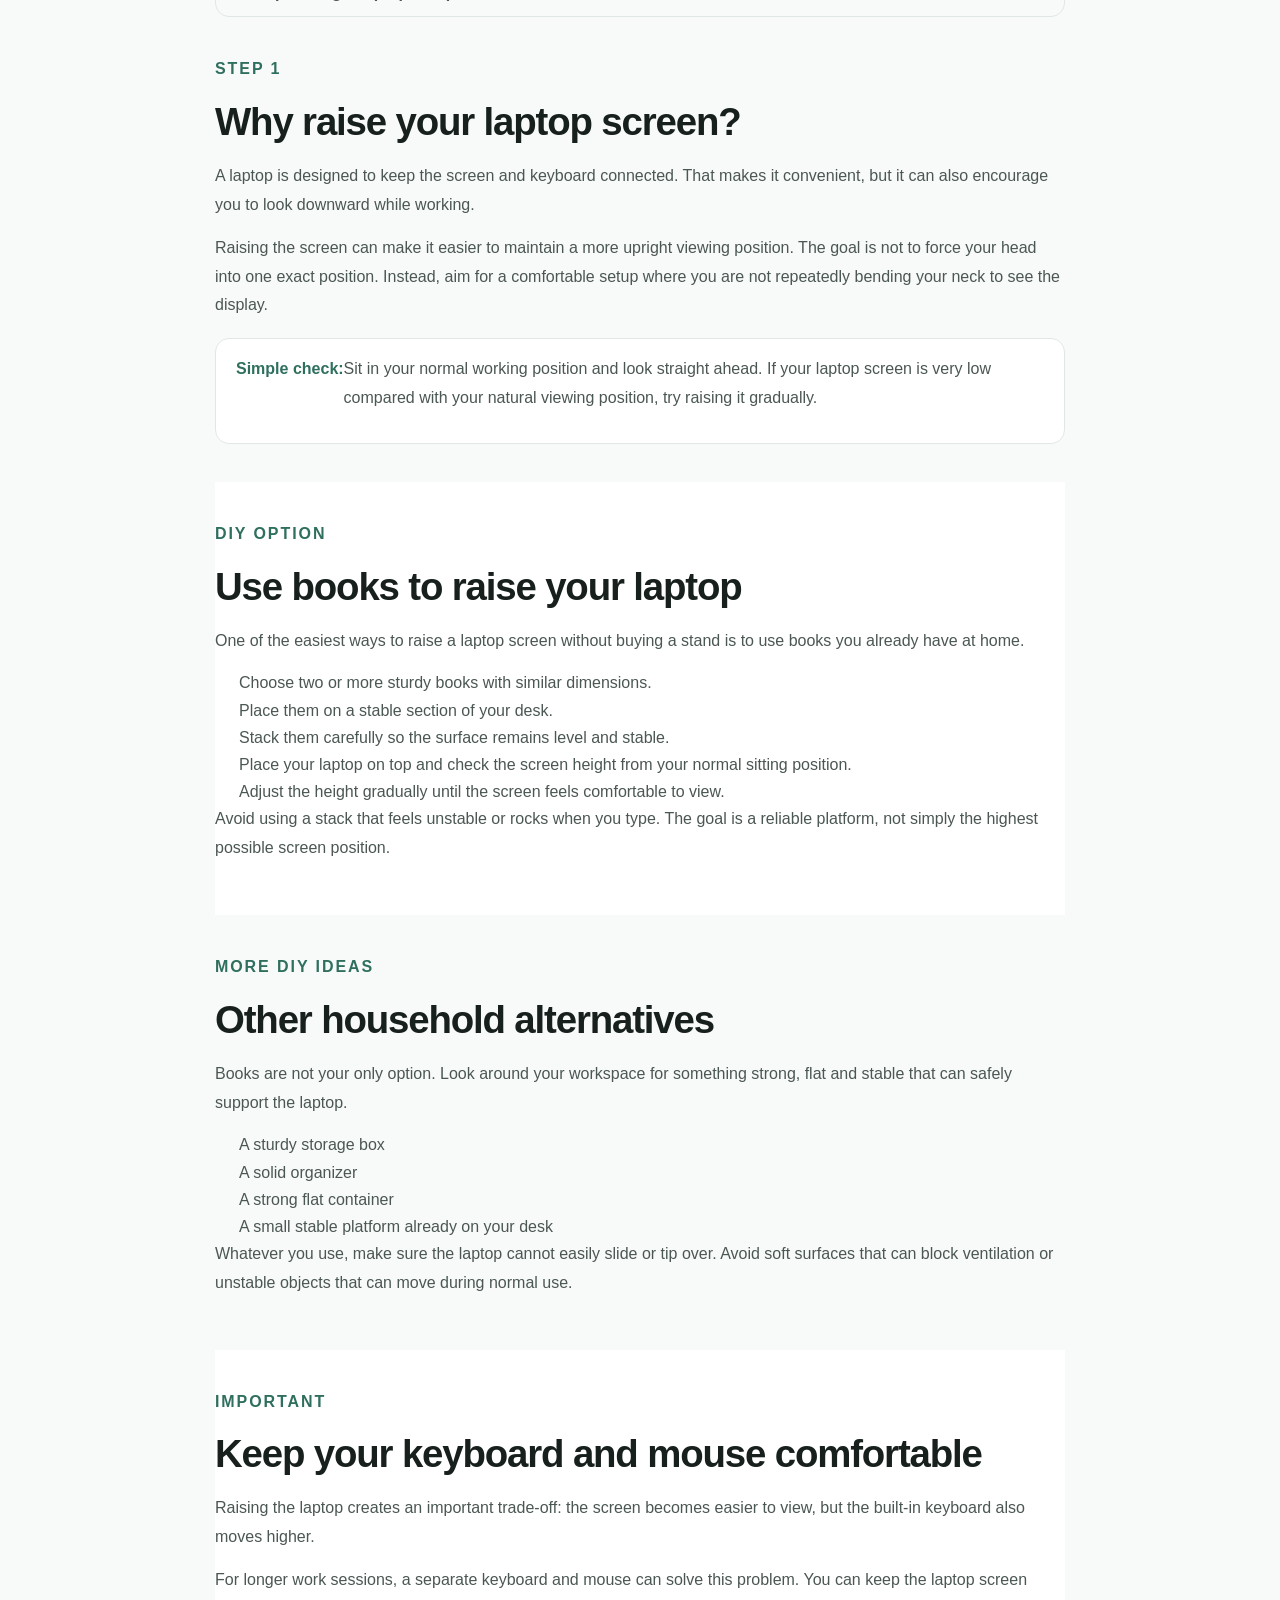
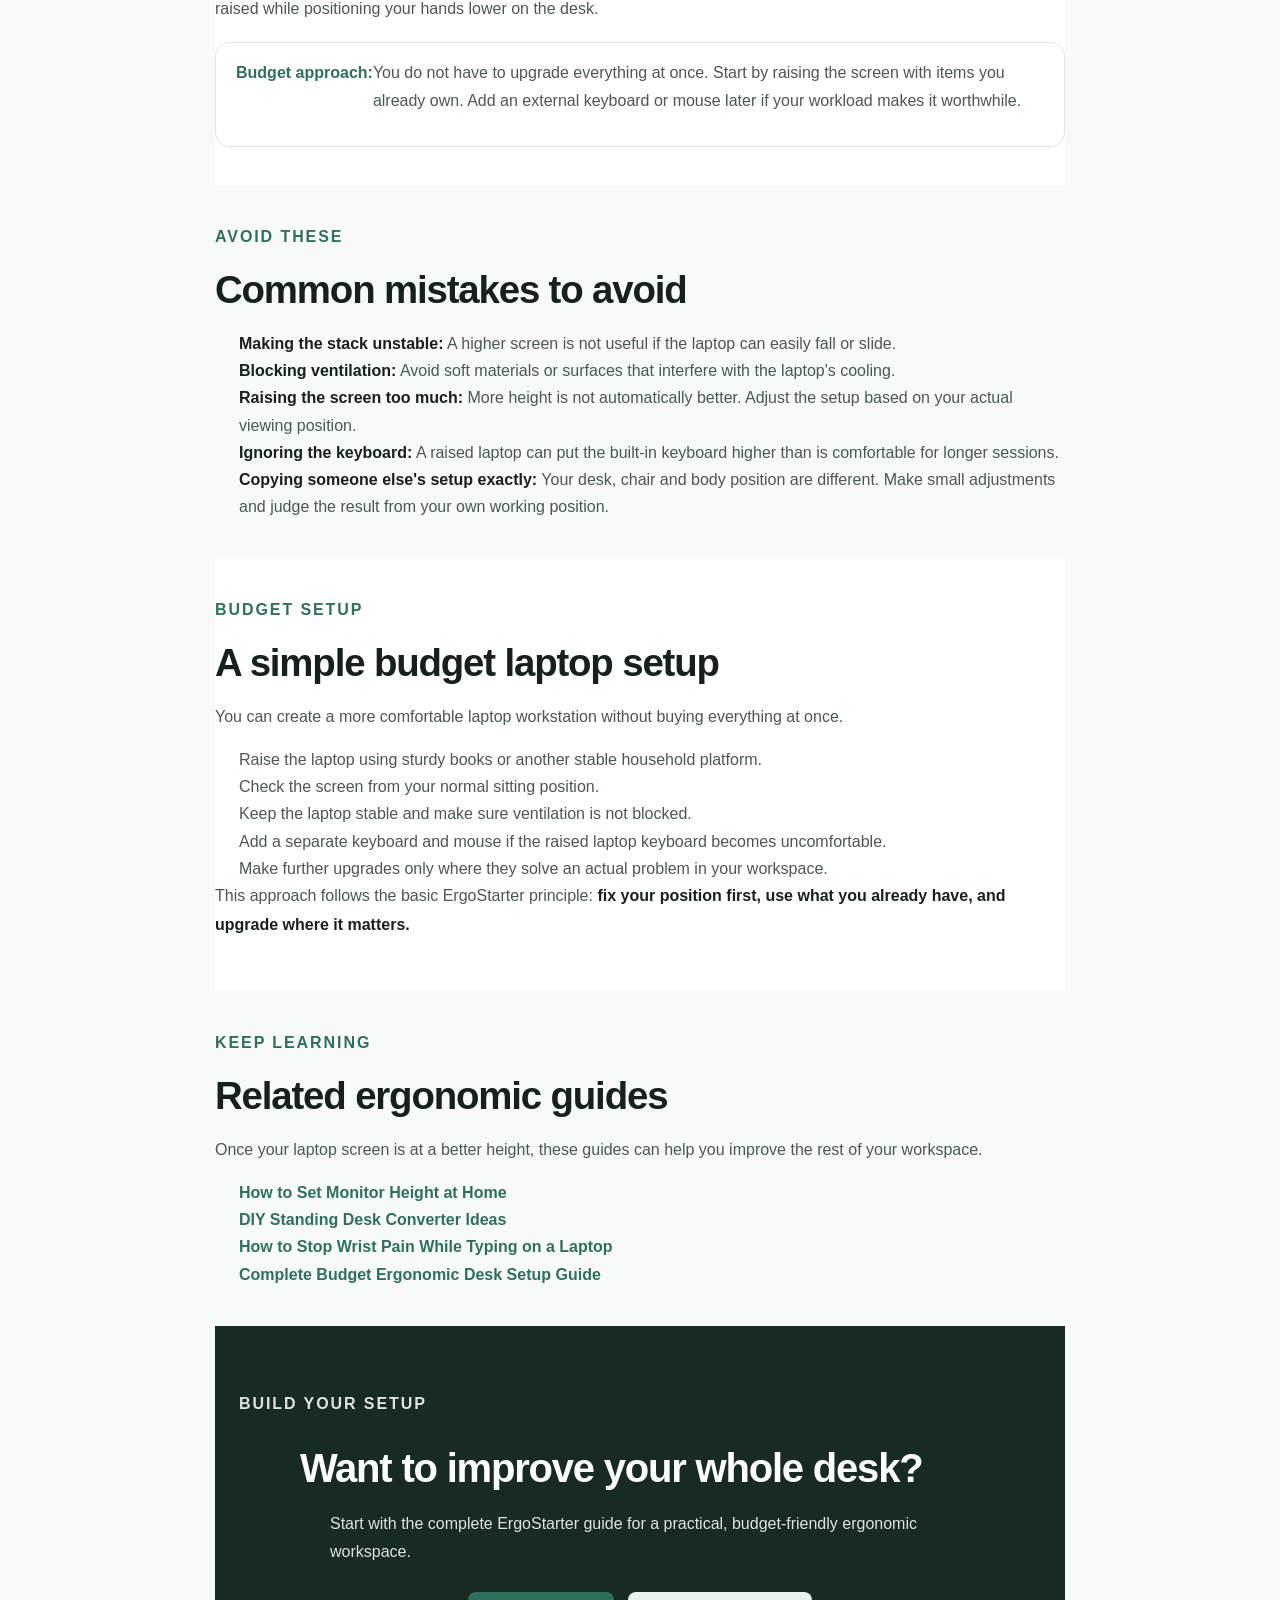
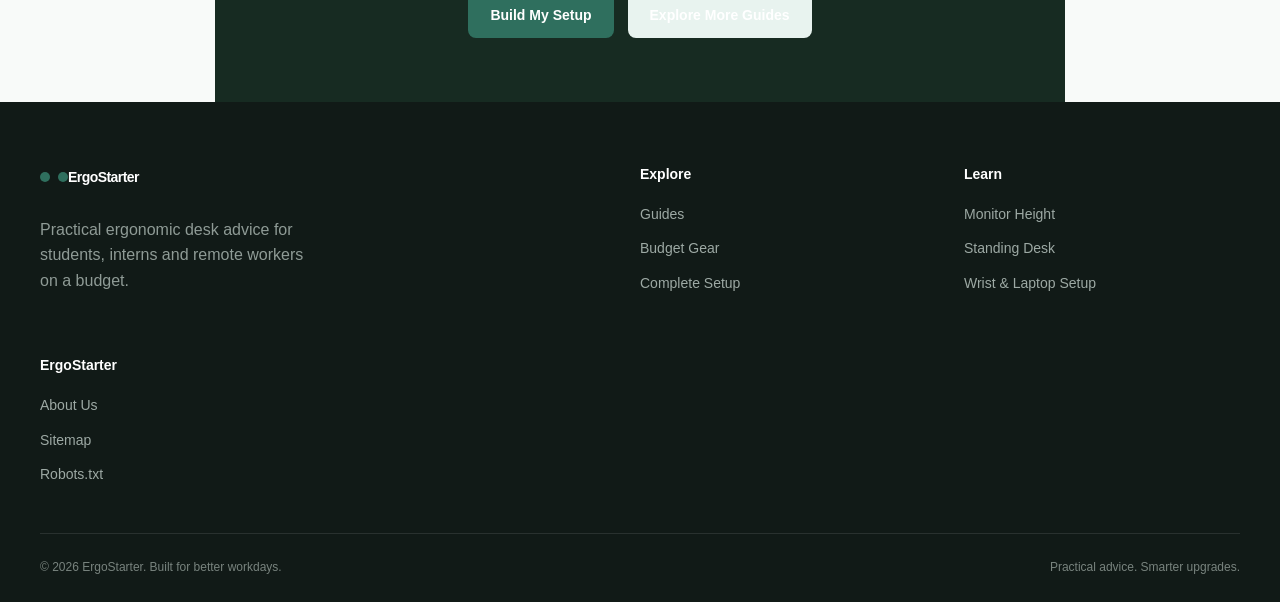
<file: ErgoStrater-main/guides/laptop-setup/index.html>
<!DOCTYPE html>
<html lang="en">
<head>
    <meta charset="UTF-8">

    <meta
        name="viewport"
        content="width=device-width, initial-scale=1.0"
    >

    <title>
        How to Raise Laptop Screen Without Buying a Stand | ErgoStarter
    </title>

    <meta
        name="description"
        content="Learn how to raise your laptop screen without buying a stand using simple household items and budget-friendly ergonomic fixes."
    >

    <meta
        name="robots"
        content="index, follow"
    >

    <link
        rel="canonical"
        href="https://ergostarter.pro/guides/laptop-setup/"
    >

    <meta
        property="og:title"
        content="How to Raise Laptop Screen Without Buying a Stand | ErgoStarter"
    >

    <meta
        property="og:description"
        content="Simple ways to raise your laptop screen using items you may already have at home."
    >

    <meta
        property="og:type"
        content="article"
    >

    <link
        rel="stylesheet"
        href="../../assets/css/style.css"
    >

    <link
        rel="stylesheet"
        href="../../assets/css/components.css"
    >

    <link
        rel="stylesheet"
        href="../../assets/css/responsive.css"
    >

<!-- Google tag (gtag.js) -->
<script async src="https://www.googletagmanager.com/gtm.js?id=GTM-KK4GDS9F"></script>
<script>
  window.dataLayer = window.dataLayer || [];
  function gtag(){dataLayer.push(arguments);}
  gtag('js', new Date());
</script>

<!-- OpenGraph Metadata -->
<meta property="og:type" content="website" />
<meta property="og:site_name" content="ErgoStarter" />
<meta property="og:title" content="ErgoStarter: Budget Ergonomic Desk Setups in India" />
<meta property="og:description" content="Practical posture fixes, DIY workspace improvements, and budget ergonomic desk gear under ₹5,000 for Indian students and WFH beginners." />
<meta property="og:url" content="https://ergostarter.pro/" />

<!-- JSON-LD Structured Data (Organization & WebSite) -->
<script type="application/ld+json">
{
  "@context": "https://schema.org",
  "@graph": [
    {
      "@type": "Organization",
      "@id": "https://ergostarter.pro/#organization",
      "name": "ErgoStarter",
      "url": "https://ergostarter.pro/",
      "description": "Budget ergonomic workspace design and posture optimization guides for Indian students and remote workers."
    },
    {
      "@type": "WebSite",
      "@id": "https://ergostarter.pro/#website",
      "url": "https://ergostarter.pro/",
      "name": "ErgoStarter",
      "publisher": {
        "@id": "https://ergostarter.pro/#organization"
      }
    }
  ]
}
</script>
<link rel="stylesheet" href="../../assets/css/layout-refinement.css">
</head>

<body>

    <!-- Header -->
    <div id="site-header"></div>

    <main class="article-page">

        <!-- Article Header -->
        <header class="article-header">
            <div class="content-container">

                <p class="eyebrow">
                    Laptop Ergonomics
                </p>

                <h1>
                    How to Raise Your Laptop Screen Without Buying a Stand
                </h1>

                <div class="article-hero-image">
                    <img
                        src="../../assets/images/guides/laptop-setup.webp"
                        alt="Ergonomic laptop setup for working from home on a budget"
                        class="article-featured-image"
                        width="1600"
                        height="900"
                        loading="lazy"
                    >
                </div>

                <p class="article-intro">
                    You do not need to buy a laptop stand to improve your
                    screen height. A few stable household items can help
                    raise your laptop closer to eye level while keeping
                    your workspace comfortable and affordable.
                </p>

                <div class="article-meta">
                    <span>Beginner</span>
                    <span>5 min read</span>
                </div>

            </div>
        </header>


        <!-- Article Content -->
        <article class="content-container">

            <!-- Quick Answer -->
            <section class="article-highlight">

                <h2>
                    Quick answer
                </h2>

                <p>
                    To raise your laptop screen without buying a stand,
                    place the laptop on a stable, flat surface such as
                    a few sturdy books, a storage box, or another solid
                    platform. Raise the screen enough that you can work
                    without constantly bending your neck downward.
                </p>

                <p>
                    If you use the laptop for long periods, pair the
                    raised screen with a separate keyboard and mouse
                    whenever possible. This lets you position the screen
                    higher without forcing your hands and wrists into
                    an uncomfortable position.
                </p>

            </section>


            <!-- Table of Contents -->
            <section class="article-toc">

                <h2>
                    In this guide
                </h2>

                <ul>
                    <li>
                        <a href="#why-raise-screen">
                            Why raise your laptop screen?
                        </a>
                    </li>

                    <li>
                        <a href="#books">
                            Use books to raise your laptop
                        </a>
                    </li>

                    <li>
                        <a href="#household-items">
                            Other household alternatives
                        </a>
                    </li>

                    <li>
                        <a href="#keyboard-mouse">
                            Keep your keyboard and mouse comfortable
                        </a>
                    </li>

                    <li>
                        <a href="#mistakes">
                            Common mistakes to avoid
                        </a>
                    </li>

                    <li>
                        <a href="#best-setup">
                            A simple budget laptop setup
                        </a>
                    </li>
                </ul>

            </section>


            <!-- Section 1 -->
            <section
                id="why-raise-screen"
                class="article-section"
            >

                <p class="eyebrow">
                    Step 1
                </p>

                <h2>
                    Why raise your laptop screen?
                </h2>

                <p>
                    A laptop is designed to keep the screen and keyboard
                    connected. That makes it convenient, but it can also
                    encourage you to look downward while working.
                </p>

                <p>
                    Raising the screen can make it easier to maintain a
                    more upright viewing position. The goal is not to
                    force your head into one exact position. Instead,
                    aim for a comfortable setup where you are not
                    repeatedly bending your neck to see the display.
                </p>

                <div class="article-tip">

                    <strong>Simple check:</strong>

                    <p>
                        Sit in your normal working position and look
                        straight ahead. If your laptop screen is very
                        low compared with your natural viewing position,
                        try raising it gradually.
                    </p>

                </div>

            </section>


            <!-- Section 2 -->
            <section
                id="books"
                class="article-section article-section-alt"
            >

                <p class="eyebrow">
                    DIY option
                </p>

                <h2>
                    Use books to raise your laptop
                </h2>

                <p>
                    One of the easiest ways to raise a laptop screen
                    without buying a stand is to use books you already
                    have at home.
                </p>

                <ol class="article-list">

                    <li>
                        Choose two or more sturdy books with similar
                        dimensions.
                    </li>

                    <li>
                        Place them on a stable section of your desk.
                    </li>

                    <li>
                        Stack them carefully so the surface remains
                        level and stable.
                    </li>

                    <li>
                        Place your laptop on top and check the screen
                        height from your normal sitting position.
                    </li>

                    <li>
                        Adjust the height gradually until the screen
                        feels comfortable to view.
                    </li>

                </ol>

                <p>
                    Avoid using a stack that feels unstable or rocks
                    when you type. The goal is a reliable platform,
                    not simply the highest possible screen position.
                </p>

            </section>


            <!-- Section 3 -->
            <section
                id="household-items"
                class="article-section"
            >

                <p class="eyebrow">
                    More DIY ideas
                </p>

                <h2>
                    Other household alternatives
                </h2>

                <p>
                    Books are not your only option. Look around your
                    workspace for something strong, flat and stable
                    that can safely support the laptop.
                </p>

                <ul class="article-list">

                    <li>
                        A sturdy storage box
                    </li>

                    <li>
                        A solid organizer
                    </li>

                    <li>
                        A strong flat container
                    </li>

                    <li>
                        A small stable platform already on your desk
                    </li>

                </ul>

                <p>
                    Whatever you use, make sure the laptop cannot easily
                    slide or tip over. Avoid soft surfaces that can
                    block ventilation or unstable objects that can move
                    during normal use.
                </p>

            </section>


            <!-- Section 4 -->
            <section
                id="keyboard-mouse"
                class="article-section article-section-alt"
            >

                <p class="eyebrow">
                    Important
                </p>

                <h2>
                    Keep your keyboard and mouse comfortable
                </h2>

                <p>
                    Raising the laptop creates an important trade-off:
                    the screen becomes easier to view, but the built-in
                    keyboard also moves higher.
                </p>

                <p>
                    For longer work sessions, a separate keyboard and
                    mouse can solve this problem. You can keep the
                    laptop screen raised while positioning your hands
                    lower on the desk.
                </p>

                <div class="article-tip">

                    <strong>Budget approach:</strong>

                    <p>
                        You do not have to upgrade everything at once.
                        Start by raising the screen with items you
                        already own. Add an external keyboard or mouse
                        later if your workload makes it worthwhile.
                    </p>

                </div>

            </section>


            <!-- Section 5 -->
            <section
                id="mistakes"
                class="article-section"
            >

                <p class="eyebrow">
                    Avoid these
                </p>

                <h2>
                    Common mistakes to avoid
                </h2>

                <ul class="article-list">

                    <li>
                        <strong>Making the stack unstable:</strong>
                        A higher screen is not useful if the laptop can
                        easily fall or slide.
                    </li>

                    <li>
                        <strong>Blocking ventilation:</strong>
                        Avoid soft materials or surfaces that interfere
                        with the laptop's cooling.
                    </li>

                    <li>
                        <strong>Raising the screen too much:</strong>
                        More height is not automatically better. Adjust
                        the setup based on your actual viewing position.
                    </li>

                    <li>
                        <strong>Ignoring the keyboard:</strong>
                        A raised laptop can put the built-in keyboard
                        higher than is comfortable for longer sessions.
                    </li>

                    <li>
                        <strong>Copying someone else's setup exactly:</strong>
                        Your desk, chair and body position are different.
                        Make small adjustments and judge the result
                        from your own working position.
                    </li>

                </ul>

            </section>


            <!-- Section 6 -->
            <section
                id="best-setup"
                class="article-section article-section-alt"
            >

                <p class="eyebrow">
                    Budget setup
                </p>

                <h2>
                    A simple budget laptop setup
                </h2>

                <p>
                    You can create a more comfortable laptop workstation
                    without buying everything at once.
                </p>

                <ol class="article-list">

                    <li>
                        Raise the laptop using sturdy books or another
                        stable household platform.
                    </li>

                    <li>
                        Check the screen from your normal sitting
                        position.
                    </li>

                    <li>
                        Keep the laptop stable and make sure ventilation
                        is not blocked.
                    </li>

                    <li>
                        Add a separate keyboard and mouse if the raised
                        laptop keyboard becomes uncomfortable.
                    </li>

                    <li>
                        Make further upgrades only where they solve an
                        actual problem in your workspace.
                    </li>

                </ol>

                <p>
                    This approach follows the basic ErgoStarter principle:
                    <strong>fix your position first, use what you already
                    have, and upgrade where it matters.</strong>
                </p>

            </section>


            <!-- Related Guides -->
            <section class="article-section">

                <p class="eyebrow">
                    Keep learning
                </p>

                <h2>
                    Related ergonomic guides
                </h2>

                <p>
                    Once your laptop screen is at a better height,
                    these guides can help you improve the rest of your
                    workspace.
                </p>

                <ul class="article-list">

                    <li>
                        <a
                            class="article-inline-link"
                            href="/guides/monitor-height/"
                        >
                            How to Set Monitor Height at Home
                        </a>
                    </li>

                    <li>
                        <a
                            class="article-inline-link"
                            href="/guides/standing-desk/"
                        >
                            DIY Standing Desk Converter Ideas
                        </a>
                    </li>

                    <li>
                        <a
                            class="article-inline-link"
                            href="/guides/wrist-pain/"
                        >
                            How to Stop Wrist Pain While Typing on a Laptop
                        </a>
                    </li>

                    <li>
                        <a
                            class="article-inline-link"
                            href="/budget-ergonomic-desk-setup-guide/"
                        >
                            Complete Budget Ergonomic Desk Setup Guide
                        </a>
                    </li>

                </ul>

            </section>


            <!-- CTA -->
            <section class="article-cta">

                <div class="article-cta-content">

                    <p class="eyebrow">
                        Build your setup
                    </p>

                    <h2>
                        Want to improve your whole desk?
                    </h2>

                    <p>
                        Start with the complete ErgoStarter guide for a
                        practical, budget-friendly ergonomic workspace.
                    </p>

                    <div class="article-cta-actions">

                        <a
                            class="btn btn-primary"
                            href="/budget-ergonomic-desk-setup-guide/"
                        >
                            Build My Setup
                        </a>

                        <a
                            class="btn btn-secondary"
                            href="/guides/"
                        >
                            Explore More Guides
                        </a>

                    </div>

                </div>

            </section>

        </article>

    </main>


    <!-- Footer -->
    <div id="site-footer"></div>


    <!-- JavaScript -->
    <script
        src="../../assets/js/data.js"
        defer
    ></script>

    <script
        src="../../assets/js/components.js"
        defer
    ></script>

    <script
        src="../../assets/js/main.js"
        defer
    ></script>

    <script
        src="../../assets/js/search.js"
        defer
    ></script>

</body>
</html>
</file>
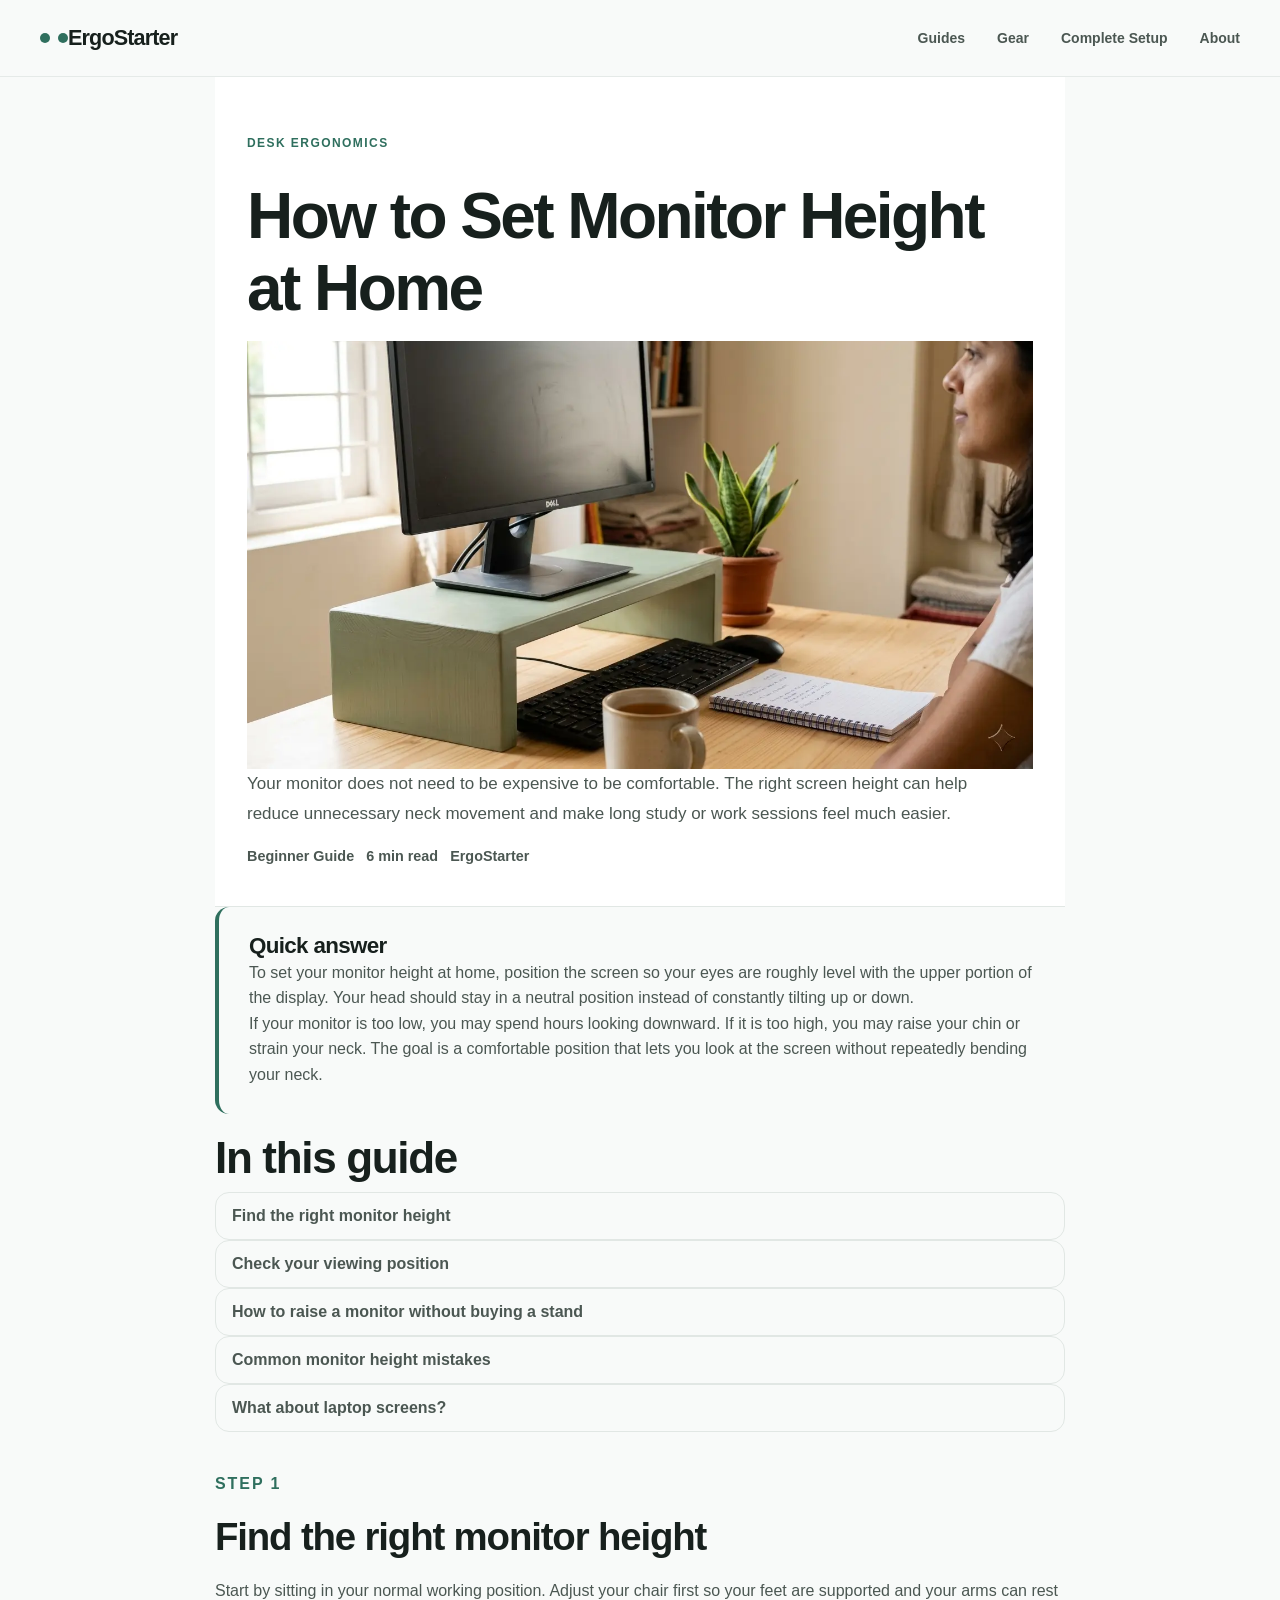
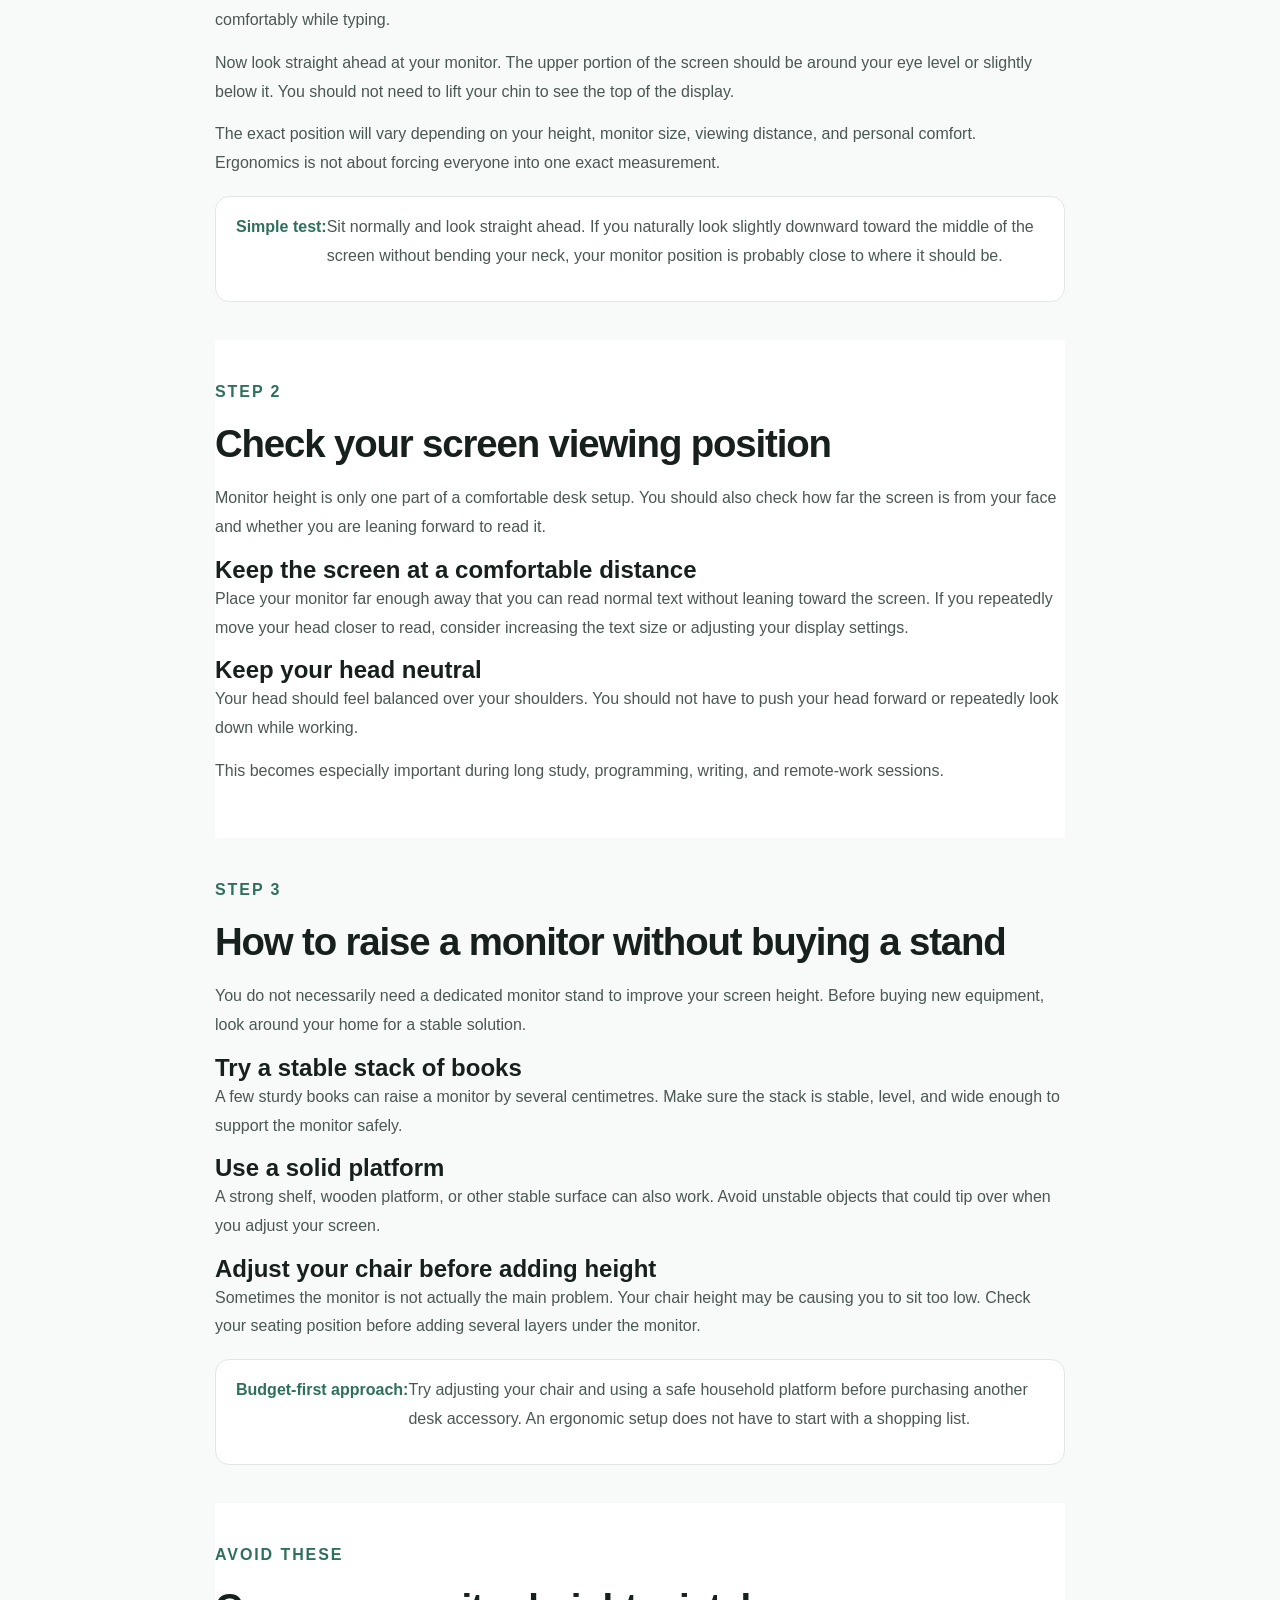
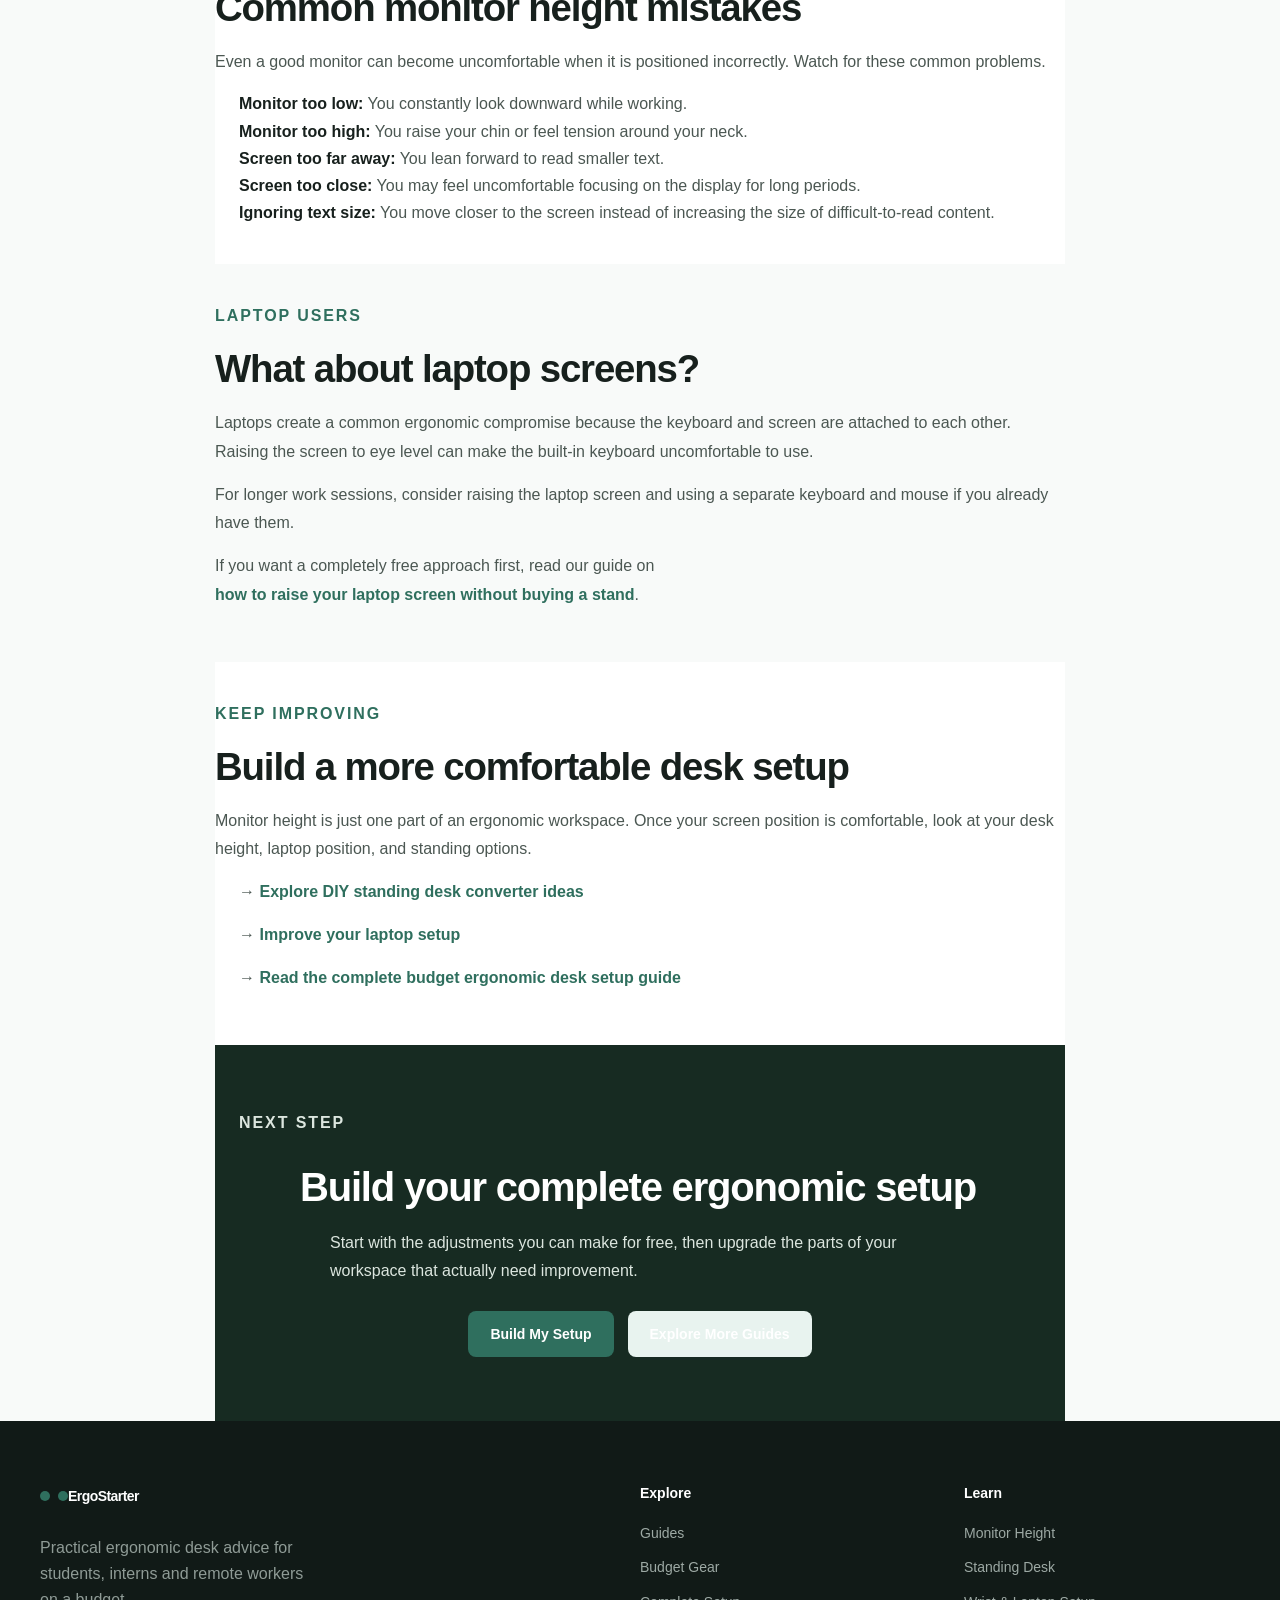
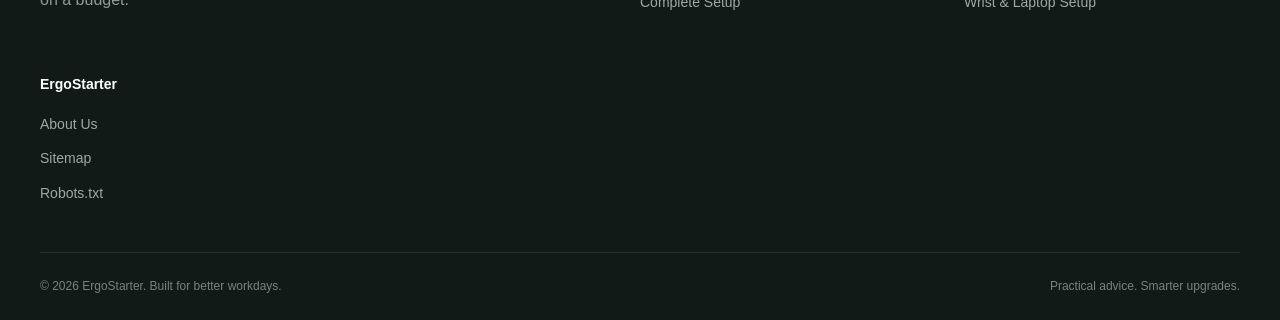
<file: ErgoStrater-main/guides/monitor-height/index.html>
<!DOCTYPE html>
<html lang="en">
<head>
    <meta charset="UTF-8">

    <meta
        name="viewport"
        content="width=device-width, initial-scale=1.0"
    >

    <title>How to Set Monitor Height at Home | ErgoStarter</title>

    <meta
        name="description"
        content="Learn how to set monitor height at home for better posture, less neck strain, and a more comfortable ergonomic desk setup."
    >

    <meta
        name="robots"
        content="index, follow"
    >

    <link
        rel="canonical"
        href="https://ergostarter.pro/guides/monitor-height/"
    >

    <meta
        property="og:title"
        content="How to Set Monitor Height at Home | ErgoStarter"
    >

    <meta
        property="og:description"
        content="A simple guide to setting your monitor at the right height for a more comfortable desk setup."
    >

    <meta
        property="og:type"
        content="article"
    >

    <meta
        property="og:url"
        content="https://ergostarter.pro/guides/monitor-height/"
    >

    <link rel="stylesheet" href="../../assets/css/style.css">
    <link rel="stylesheet" href="../../assets/css/components.css">
    <link rel="stylesheet" href="../../assets/css/responsive.css">

<!-- Google tag (gtag.js) -->
<script async src="https://www.googletagmanager.com/gtm.js?id=GTM-KK4GDS9F"></script>
<script>
  window.dataLayer = window.dataLayer || [];
  function gtag(){dataLayer.push(arguments);}
  gtag('js', new Date());
</script>

<!-- OpenGraph Metadata -->
<meta property="og:type" content="website" />
<meta property="og:site_name" content="ErgoStarter" />
<meta property="og:title" content="ErgoStarter: Budget Ergonomic Desk Setups in India" />
<meta property="og:description" content="Practical posture fixes, DIY workspace improvements, and budget ergonomic desk gear under ₹5,000 for Indian students and WFH beginners." />
<meta property="og:url" content="https://ergostarter.pro/" />

<!-- JSON-LD Structured Data (Organization & WebSite) -->
<script type="application/ld+json">
{
  "@context": "https://schema.org",
  "@graph": [
    {
      "@type": "Organization",
      "@id": "https://ergostarter.pro/#organization",
      "name": "ErgoStarter",
      "url": "https://ergostarter.pro/",
      "description": "Budget ergonomic workspace design and posture optimization guides for Indian students and remote workers."
    },
    {
      "@type": "WebSite",
      "@id": "https://ergostarter.pro/#website",
      "url": "https://ergostarter.pro/",
      "name": "ErgoStarter",
      "publisher": {
        "@id": "https://ergostarter.pro/#organization"
      }
    }
  ]
}
</script>
<link rel="stylesheet" href="../../assets/css/layout-refinement.css">
</head>

<body>

    <!-- Header -->
    <div id="site-header"></div>

    <main class="article-page">

        <!-- Article Header -->
        <header class="article-header">
            <div class="content-container">

                <p class="eyebrow">Desk Ergonomics</p>

                <h1>
                    How to Set Monitor Height at Home
                </h1>

                <div class="article-hero-image">
                    <img
                        src="../../assets/images/guides/monitor-height.webp"
                        alt="Correct monitor height for an ergonomic desk setup"
                        class="article-featured-image"
                        width="1600"
                        height="900"
                        loading="lazy"
                    >
                </div>

                <p class="article-intro">
                    Your monitor does not need to be expensive to be comfortable.
                    The right screen height can help reduce unnecessary neck
                    movement and make long study or work sessions feel much easier.
                </p>

                <div class="article-meta">
                    <span>Beginner Guide</span>
                    <span>6 min read</span>
                    <span>ErgoStarter</span>
                </div>

            </div>
        </header>

        <article class="content-container">

            <!-- Quick Answer -->
            <section class="article-highlight">

                <h2>Quick answer</h2>

                <p>
                    To set your monitor height at home, position the screen so
                    your eyes are roughly level with the upper portion of the
                    display. Your head should stay in a neutral position instead
                    of constantly tilting up or down.
                </p>

                <p>
                    If your monitor is too low, you may spend hours looking
                    downward. If it is too high, you may raise your chin or
                    strain your neck. The goal is a comfortable position that
                    lets you look at the screen without repeatedly bending your
                    neck.
                </p>

            </section>

            <!-- Table of Contents -->
            <nav class="article-toc" aria-label="Table of contents">

                <h2>In this guide</h2>

                <ul>
                    <li>
                        <a href="#ideal-height">
                            Find the right monitor height
                        </a>
                    </li>

                    <li>
                        <a href="#check-position">
                            Check your viewing position
                        </a>
                    </li>

                    <li>
                        <a href="#raise-monitor">
                            How to raise a monitor without buying a stand
                        </a>
                    </li>

                    <li>
                        <a href="#common-mistakes">
                            Common monitor height mistakes
                        </a>
                    </li>

                    <li>
                        <a href="#laptop">
                            What about laptop screens?
                        </a>
                    </li>
                </ul>

            </nav>

            <!-- Section 1 -->
            <section
                id="ideal-height"
                class="article-section"
            >

                <p class="eyebrow">Step 1</p>

                <h2>Find the right monitor height</h2>

                <p>
                    Start by sitting in your normal working position. Adjust
                    your chair first so your feet are supported and your arms
                    can rest comfortably while typing.
                </p>

                <p>
                    Now look straight ahead at your monitor. The upper portion
                    of the screen should be around your eye level or slightly
                    below it. You should not need to lift your chin to see the
                    top of the display.
                </p>

                <p>
                    The exact position will vary depending on your height,
                    monitor size, viewing distance, and personal comfort.
                    Ergonomics is not about forcing everyone into one exact
                    measurement.
                </p>

                <div class="article-tip">

                    <strong>Simple test:</strong>

                    <p>
                        Sit normally and look straight ahead. If you naturally
                        look slightly downward toward the middle of the screen
                        without bending your neck, your monitor position is
                        probably close to where it should be.
                    </p>

                </div>

            </section>

            <!-- Section 2 -->
            <section
                id="check-position"
                class="article-section article-section-alt"
            >

                <p class="eyebrow">Step 2</p>

                <h2>Check your screen viewing position</h2>

                <p>
                    Monitor height is only one part of a comfortable desk setup.
                    You should also check how far the screen is from your face
                    and whether you are leaning forward to read it.
                </p>

                <h3>Keep the screen at a comfortable distance</h3>

                <p>
                    Place your monitor far enough away that you can read normal
                    text without leaning toward the screen. If you repeatedly
                    move your head closer to read, consider increasing the text
                    size or adjusting your display settings.
                </p>

                <h3>Keep your head neutral</h3>

                <p>
                    Your head should feel balanced over your shoulders. You
                    should not have to push your head forward or repeatedly
                    look down while working.
                </p>

                <p>
                    This becomes especially important during long study,
                    programming, writing, and remote-work sessions.
                </p>

            </section>

            <!-- Section 3 -->
            <section
                id="raise-monitor"
                class="article-section"
            >

                <p class="eyebrow">Step 3</p>

                <h2>How to raise a monitor without buying a stand</h2>

                <p>
                    You do not necessarily need a dedicated monitor stand to
                    improve your screen height. Before buying new equipment,
                    look around your home for a stable solution.
                </p>

                <h3>Try a stable stack of books</h3>

                <p>
                    A few sturdy books can raise a monitor by several
                    centimetres. Make sure the stack is stable, level, and
                    wide enough to support the monitor safely.
                </p>

                <h3>Use a solid platform</h3>

                <p>
                    A strong shelf, wooden platform, or other stable surface
                    can also work. Avoid unstable objects that could tip over
                    when you adjust your screen.
                </p>

                <h3>Adjust your chair before adding height</h3>

                <p>
                    Sometimes the monitor is not actually the main problem.
                    Your chair height may be causing you to sit too low. Check
                    your seating position before adding several layers under
                    the monitor.
                </p>

                <div class="article-tip">

                    <strong>Budget-first approach:</strong>

                    <p>
                        Try adjusting your chair and using a safe household
                        platform before purchasing another desk accessory.
                        An ergonomic setup does not have to start with a
                        shopping list.
                    </p>

                </div>

            </section>

            <!-- Section 4 -->
            <section
                id="common-mistakes"
                class="article-section article-section-alt"
            >

                <p class="eyebrow">Avoid these</p>

                <h2>Common monitor height mistakes</h2>

                <p>
                    Even a good monitor can become uncomfortable when it is
                    positioned incorrectly. Watch for these common problems.
                </p>

                <ul class="article-list">

                    <li>
                        <strong>Monitor too low:</strong>
                        You constantly look downward while working.
                    </li>

                    <li>
                        <strong>Monitor too high:</strong>
                        You raise your chin or feel tension around your neck.
                    </li>

                    <li>
                        <strong>Screen too far away:</strong>
                        You lean forward to read smaller text.
                    </li>

                    <li>
                        <strong>Screen too close:</strong>
                        You may feel uncomfortable focusing on the display
                        for long periods.
                    </li>

                    <li>
                        <strong>Ignoring text size:</strong>
                        You move closer to the screen instead of increasing
                        the size of difficult-to-read content.
                    </li>

                </ul>

            </section>

            <!-- Section 5 -->
            <section
                id="laptop"
                class="article-section"
            >

                <p class="eyebrow">Laptop users</p>

                <h2>What about laptop screens?</h2>

                <p>
                    Laptops create a common ergonomic compromise because the
                    keyboard and screen are attached to each other. Raising
                    the screen to eye level can make the built-in keyboard
                    uncomfortable to use.
                </p>

                <p>
                    For longer work sessions, consider raising the laptop
                    screen and using a separate keyboard and mouse if you
                    already have them.
                </p>

                <p>
                    If you want a completely free approach first, read our
                    guide on
                    <a
                        class="article-inline-link"
                        href="/guides/laptop-setup/"
                    >
                        how to raise your laptop screen without buying a stand
                    </a>.
                </p>

            </section>

            <!-- Related Guides -->
            <section class="article-section article-section-alt">

                <p class="eyebrow">Keep improving</p>

                <h2>Build a more comfortable desk setup</h2>

                <p>
                    Monitor height is just one part of an ergonomic workspace.
                    Once your screen position is comfortable, look at your
                    desk height, laptop position, and standing options.
                </p>

                <div class="article-list">

                    <p>
                        →
                        <a
                            class="article-inline-link"
                            href="/guides/standing-desk/"
                        >
                            Explore DIY standing desk converter ideas
                        </a>
                    </p>

                    <p>
                        →
                        <a
                            class="article-inline-link"
                            href="/guides/laptop-setup/"
                        >
                            Improve your laptop setup
                        </a>
                    </p>

                    <p>
                        →
                        <a
                            class="article-inline-link"
                            href="/budget-ergonomic-desk-setup-guide/"
                        >
                            Read the complete budget ergonomic desk setup guide
                        </a>
                    </p>

                </div>

            </section>

            <!-- CTA -->
            <section class="article-cta">

                <div class="article-cta-content">

                    <p class="eyebrow">Next step</p>

                    <h2>Build your complete ergonomic setup</h2>

                    <p>
                        Start with the adjustments you can make for free, then
                        upgrade the parts of your workspace that actually need
                        improvement.
                    </p>

                    <div class="article-cta-actions">

                        <a
                            class="btn btn-primary"
                            href="/budget-ergonomic-desk-setup-guide/"
                        >
                            Build My Setup
                        </a>

                        <a
                            class="btn btn-secondary"
                            href="/guides/"
                        >
                            Explore More Guides
                        </a>

                    </div>

                </div>

            </section>

        </article>

    </main>

    <!-- Footer -->
    <div id="site-footer"></div>

    <script src="../../assets/js/data.js" defer></script>
    <script src="../../assets/js/components.js" defer></script>
    <script src="../../assets/js/main.js" defer></script>

</body>
</html>
</file>
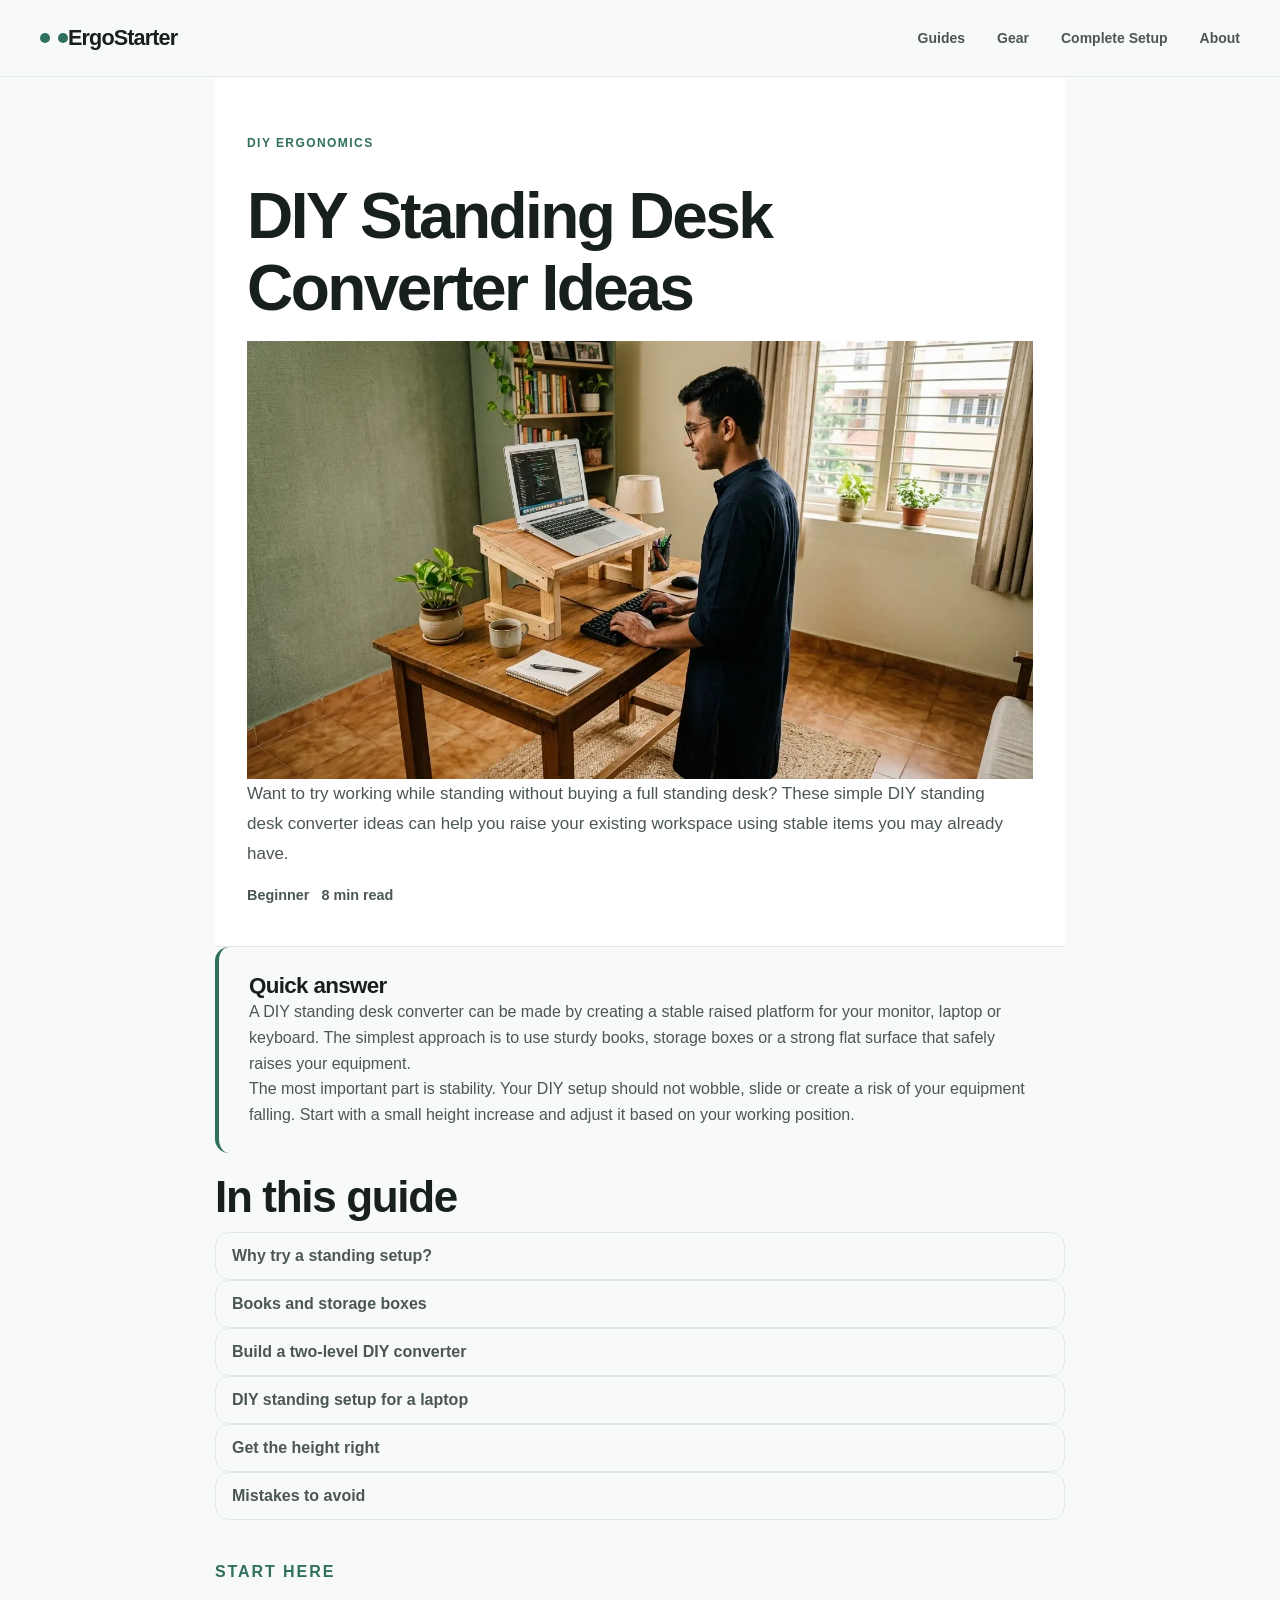
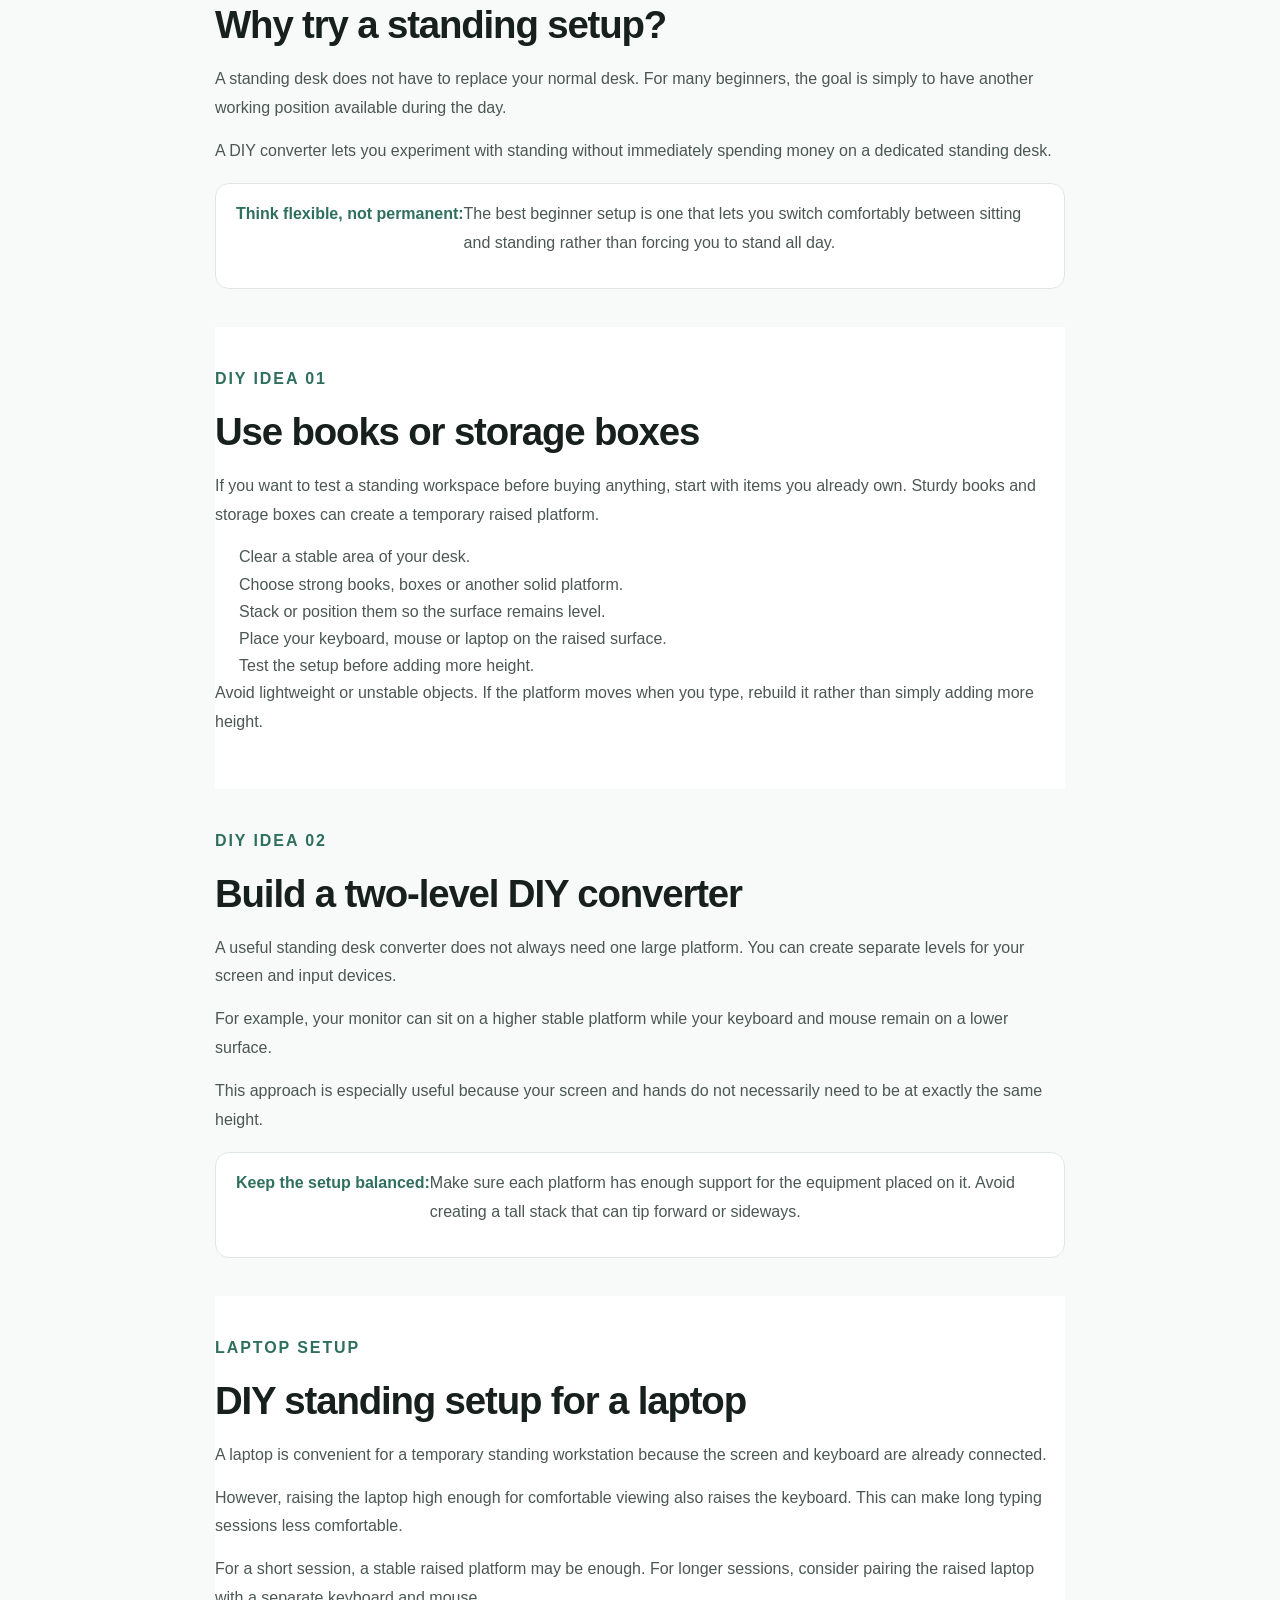
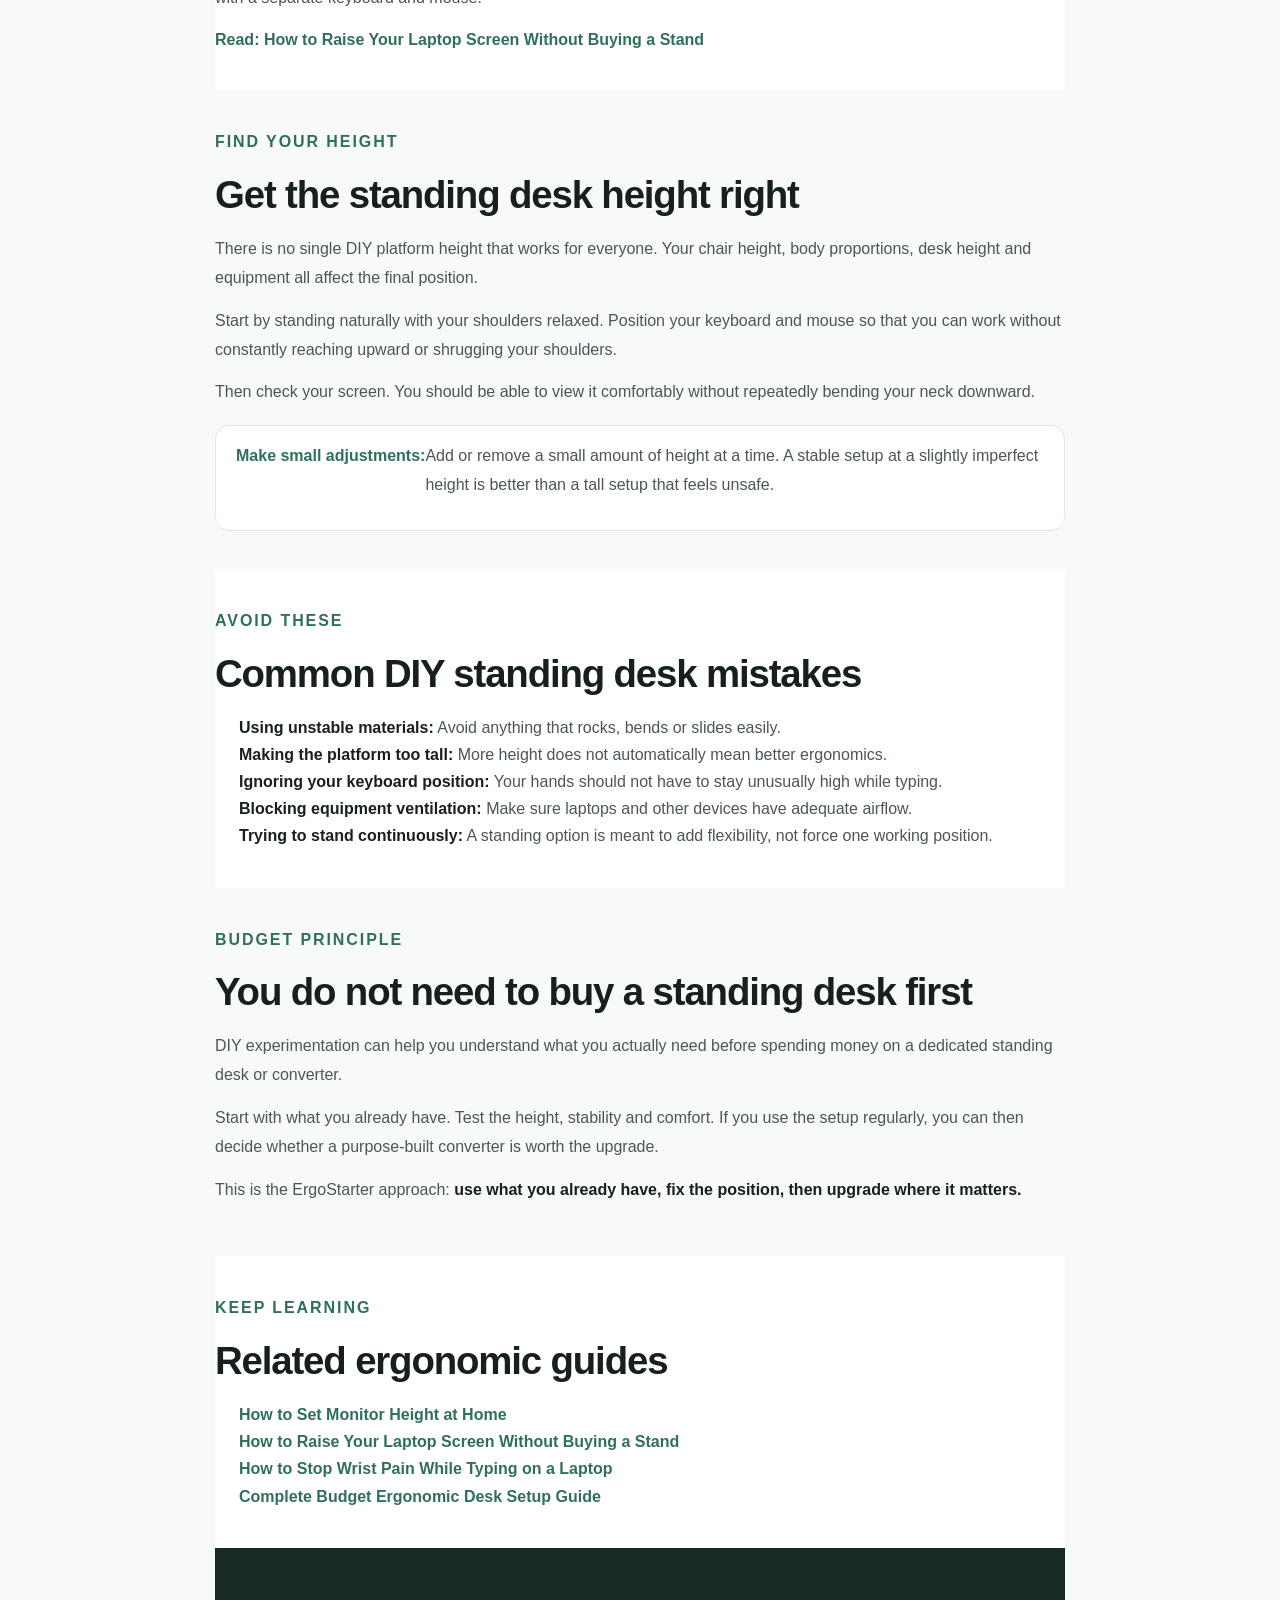
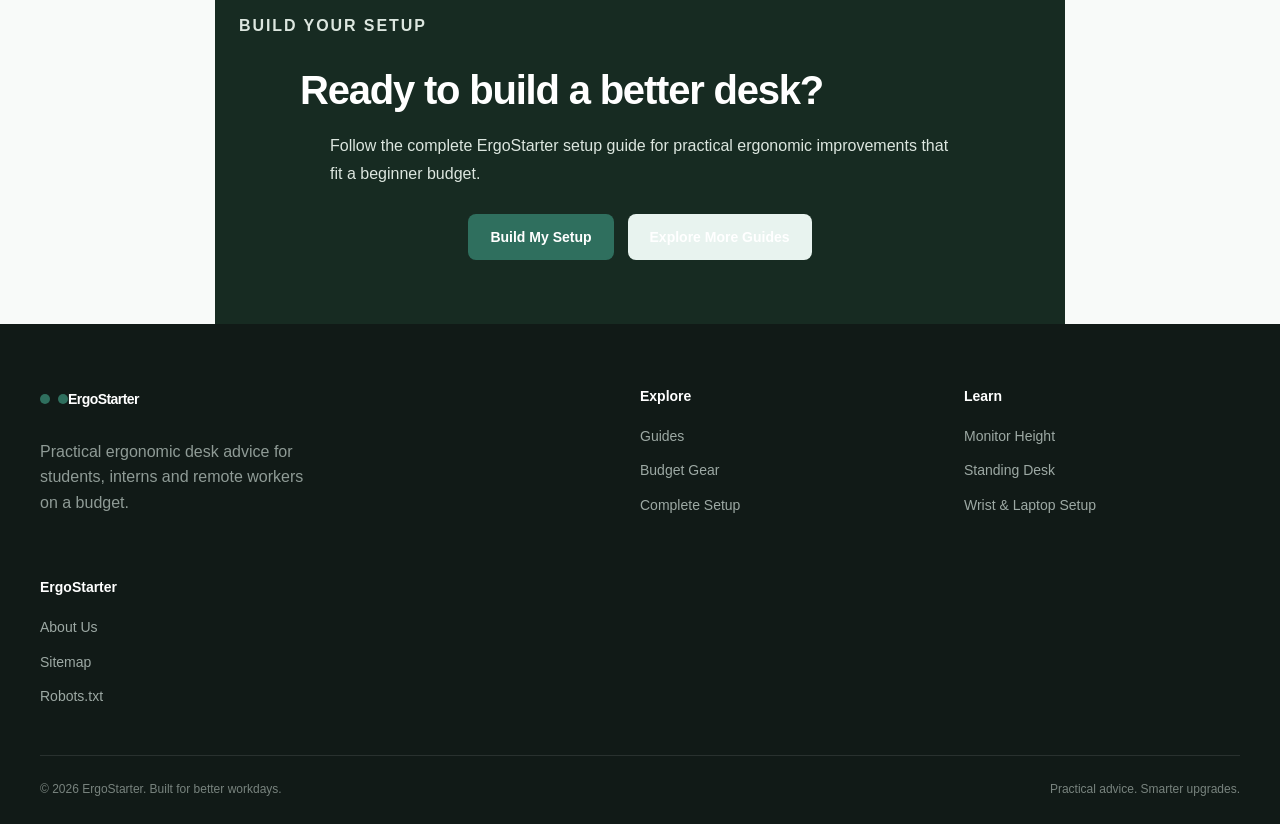
<file: ErgoStrater-main/guides/standing-desk/index.html>
<!DOCTYPE html>
<html lang="en">
<head>
    <meta charset="UTF-8">

    <meta
        name="viewport"
        content="width=device-width, initial-scale=1.0"
    >

    <title>
        DIY Standing Desk Converter Ideas | ErgoStarter
    </title>

    <meta
        name="description"
        content="Try simple DIY standing desk converter ideas using stable household items and low-cost materials. Build a more flexible standing workspace without expensive equipment."
    >

    <meta
        name="robots"
        content="index, follow"
    >

    <link
        rel="canonical"
        href="https://ergostarter.pro/guides/standing-desk/"
    >

    <meta
        property="og:title"
        content="DIY Standing Desk Converter Ideas | ErgoStarter"
    >

    <meta
        property="og:description"
        content="Simple and budget-friendly DIY standing desk converter ideas for beginners."
    >

    <meta
        property="og:type"
        content="article"
    >

    <link
        rel="stylesheet"
        href="../../assets/css/style.css"
    >

    <link
        rel="stylesheet"
        href="../../assets/css/components.css"
    >

    <link
        rel="stylesheet"
        href="../../assets/css/responsive.css"
    >

<!-- Google tag (gtag.js) -->
<script async src="https://www.googletagmanager.com/gtm.js?id=GTM-KK4GDS9F"></script>
<script>
  window.dataLayer = window.dataLayer || [];
  function gtag(){dataLayer.push(arguments);}
  gtag('js', new Date());
</script>

<!-- OpenGraph Metadata -->
<meta property="og:type" content="website" />
<meta property="og:site_name" content="ErgoStarter" />
<meta property="og:title" content="ErgoStarter: Budget Ergonomic Desk Setups in India" />
<meta property="og:description" content="Practical posture fixes, DIY workspace improvements, and budget ergonomic desk gear under ₹5,000 for Indian students and WFH beginners." />
<meta property="og:url" content="https://ergostarter.pro/" />

<!-- JSON-LD Structured Data (Organization & WebSite) -->
<script type="application/ld+json">
{
  "@context": "https://schema.org",
  "@graph": [
    {
      "@type": "Organization",
      "@id": "https://ergostarter.pro/#organization",
      "name": "ErgoStarter",
      "url": "https://ergostarter.pro/",
      "description": "Budget ergonomic workspace design and posture optimization guides for Indian students and remote workers."
    },
    {
      "@type": "WebSite",
      "@id": "https://ergostarter.pro/#website",
      "url": "https://ergostarter.pro/",
      "name": "ErgoStarter",
      "publisher": {
        "@id": "https://ergostarter.pro/#organization"
      }
    }
  ]
}
</script>
<link rel="stylesheet" href="../../assets/css/layout-refinement.css">
</head>

<body>

    <!-- Header -->
    <div id="site-header"></div>

    <main class="article-page">

        <!-- Article Header -->
        <header class="article-header">
            <div class="content-container">

                <p class="eyebrow">
                    DIY Ergonomics
                </p>

                <h1>
                    DIY Standing Desk Converter Ideas
                </h1>

                <div class="article-hero-image">
                    <img
                        src="../../assets/images/guides/standing-desk.webp"
                        alt="DIY standing desk converter setup for a budget home office"
                        class="article-featured-image"
                        width="1600"
                        height="900"
                        loading="lazy"
                    >
                </div>

                <p class="article-intro">
                    Want to try working while standing without buying a
                    full standing desk? These simple DIY standing desk
                    converter ideas can help you raise your existing
                    workspace using stable items you may already have.
                </p>

                <div class="article-meta">
                    <span>Beginner</span>
                    <span>8 min read</span>
                </div>

            </div>
        </header>


        <!-- Article Content -->
        <article class="content-container">

            <!-- Quick Answer -->
            <section class="article-highlight">

                <h2>
                    Quick answer
                </h2>

                <p>
                    A DIY standing desk converter can be made by creating
                    a stable raised platform for your monitor, laptop or
                    keyboard. The simplest approach is to use sturdy
                    books, storage boxes or a strong flat surface that
                    safely raises your equipment.
                </p>

                <p>
                    The most important part is stability. Your DIY setup
                    should not wobble, slide or create a risk of your
                    equipment falling. Start with a small height increase
                    and adjust it based on your working position.
                </p>

            </section>


            <!-- Table of Contents -->
            <section class="article-toc">

                <h2>
                    In this guide
                </h2>

                <ul>

                    <li>
                        <a href="#why-standing">
                            Why try a standing setup?
                        </a>
                    </li>

                    <li>
                        <a href="#books-boxes">
                            Books and storage boxes
                        </a>
                    </li>

                    <li>
                        <a href="#two-level">
                            Build a two-level DIY converter
                        </a>
                    </li>

                    <li>
                        <a href="#laptop">
                            DIY standing setup for a laptop
                        </a>
                    </li>

                    <li>
                        <a href="#height">
                            Get the height right
                        </a>
                    </li>

                    <li>
                        <a href="#mistakes">
                            Mistakes to avoid
                        </a>
                    </li>

                </ul>

            </section>


            <!-- Section 1 -->
            <section
                id="why-standing"
                class="article-section"
            >

                <p class="eyebrow">
                    Start here
                </p>

                <h2>
                    Why try a standing setup?
                </h2>

                <p>
                    A standing desk does not have to replace your normal
                    desk. For many beginners, the goal is simply to have
                    another working position available during the day.
                </p>

                <p>
                    A DIY converter lets you experiment with standing
                    without immediately spending money on a dedicated
                    standing desk.
                </p>

                <div class="article-tip">

                    <strong>Think flexible, not permanent:</strong>

                    <p>
                        The best beginner setup is one that lets you
                        switch comfortably between sitting and standing
                        rather than forcing you to stand all day.
                    </p>

                </div>

            </section>


            <!-- Section 2 -->
            <section
                id="books-boxes"
                class="article-section article-section-alt"
            >

                <p class="eyebrow">
                    DIY idea 01
                </p>

                <h2>
                    Use books or storage boxes
                </h2>

                <p>
                    If you want to test a standing workspace before
                    buying anything, start with items you already own.
                    Sturdy books and storage boxes can create a temporary
                    raised platform.
                </p>

                <ol class="article-list">

                    <li>
                        Clear a stable area of your desk.
                    </li>

                    <li>
                        Choose strong books, boxes or another solid
                        platform.
                    </li>

                    <li>
                        Stack or position them so the surface remains
                        level.
                    </li>

                    <li>
                        Place your keyboard, mouse or laptop on the
                        raised surface.
                    </li>

                    <li>
                        Test the setup before adding more height.
                    </li>

                </ol>

                <p>
                    Avoid lightweight or unstable objects. If the
                    platform moves when you type, rebuild it rather
                    than simply adding more height.
                </p>

            </section>


            <!-- Section 3 -->
            <section
                id="two-level"
                class="article-section"
            >

                <p class="eyebrow">
                    DIY idea 02
                </p>

                <h2>
                    Build a two-level DIY converter
                </h2>

                <p>
                    A useful standing desk converter does not always
                    need one large platform. You can create separate
                    levels for your screen and input devices.
                </p>

                <p>
                    For example, your monitor can sit on a higher stable
                    platform while your keyboard and mouse remain on a
                    lower surface.
                </p>

                <p>
                    This approach is especially useful because your
                    screen and hands do not necessarily need to be at
                    exactly the same height.
                </p>

                <div class="article-tip">

                    <strong>Keep the setup balanced:</strong>

                    <p>
                        Make sure each platform has enough support for
                        the equipment placed on it. Avoid creating a
                        tall stack that can tip forward or sideways.
                    </p>

                </div>

            </section>


            <!-- Section 4 -->
            <section
                id="laptop"
                class="article-section article-section-alt"
            >

                <p class="eyebrow">
                    Laptop setup
                </p>

                <h2>
                    DIY standing setup for a laptop
                </h2>

                <p>
                    A laptop is convenient for a temporary standing
                    workstation because the screen and keyboard are
                    already connected.
                </p>

                <p>
                    However, raising the laptop high enough for
                    comfortable viewing also raises the keyboard. This
                    can make long typing sessions less comfortable.
                </p>

                <p>
                    For a short session, a stable raised platform may
                    be enough. For longer sessions, consider pairing the
                    raised laptop with a separate keyboard and mouse.
                </p>

                <a
                    class="article-inline-link"
                    href="/guides/laptop-setup/"
                >
                    Read: How to Raise Your Laptop Screen Without Buying
                    a Stand
                </a>

            </section>


            <!-- Section 5 -->
            <section
                id="height"
                class="article-section"
            >

                <p class="eyebrow">
                    Find your height
                </p>

                <h2>
                    Get the standing desk height right
                </h2>

                <p>
                    There is no single DIY platform height that works
                    for everyone. Your chair height, body proportions,
                    desk height and equipment all affect the final
                    position.
                </p>

                <p>
                    Start by standing naturally with your shoulders
                    relaxed. Position your keyboard and mouse so that
                    you can work without constantly reaching upward or
                    shrugging your shoulders.
                </p>

                <p>
                    Then check your screen. You should be able to view
                    it comfortably without repeatedly bending your neck
                    downward.
                </p>

                <div class="article-tip">

                    <strong>Make small adjustments:</strong>

                    <p>
                        Add or remove a small amount of height at a time.
                        A stable setup at a slightly imperfect height is
                        better than a tall setup that feels unsafe.
                    </p>

                </div>

            </section>


            <!-- Section 6 -->
            <section
                id="mistakes"
                class="article-section article-section-alt"
            >

                <p class="eyebrow">
                    Avoid these
                </p>

                <h2>
                    Common DIY standing desk mistakes
                </h2>

                <ul class="article-list">

                    <li>
                        <strong>Using unstable materials:</strong>
                        Avoid anything that rocks, bends or slides easily.
                    </li>

                    <li>
                        <strong>Making the platform too tall:</strong>
                        More height does not automatically mean better
                        ergonomics.
                    </li>

                    <li>
                        <strong>Ignoring your keyboard position:</strong>
                        Your hands should not have to stay unusually
                        high while typing.
                    </li>

                    <li>
                        <strong>Blocking equipment ventilation:</strong>
                        Make sure laptops and other devices have adequate
                        airflow.
                    </li>

                    <li>
                        <strong>Trying to stand continuously:</strong>
                        A standing option is meant to add flexibility,
                        not force one working position.
                    </li>

                </ul>

            </section>


            <!-- Section 7 -->
            <section class="article-section">

                <p class="eyebrow">
                    Budget principle
                </p>

                <h2>
                    You do not need to buy a standing desk first
                </h2>

                <p>
                    DIY experimentation can help you understand what
                    you actually need before spending money on a
                    dedicated standing desk or converter.
                </p>

                <p>
                    Start with what you already have. Test the height,
                    stability and comfort. If you use the setup regularly,
                    you can then decide whether a purpose-built converter
                    is worth the upgrade.
                </p>

                <p>
                    This is the ErgoStarter approach:
                    <strong>use what you already have, fix the position,
                    then upgrade where it matters.</strong>
                </p>

            </section>


            <!-- Related Guides -->
            <section class="article-section article-section-alt">

                <p class="eyebrow">
                    Keep learning
                </p>

                <h2>
                    Related ergonomic guides
                </h2>

                <ul class="article-list">

                    <li>
                        <a
                            class="article-inline-link"
                            href="/guides/monitor-height/"
                        >
                            How to Set Monitor Height at Home
                        </a>
                    </li>

                    <li>
                        <a
                            class="article-inline-link"
                            href="/guides/laptop-setup/"
                        >
                            How to Raise Your Laptop Screen Without Buying
                            a Stand
                        </a>
                    </li>

                    <li>
                        <a
                            class="article-inline-link"
                            href="/guides/wrist-pain/"
                        >
                            How to Stop Wrist Pain While Typing on a Laptop
                        </a>
                    </li>

                    <li>
                        <a
                            class="article-inline-link"
                            href="/budget-ergonomic-desk-setup-guide/"
                        >
                            Complete Budget Ergonomic Desk Setup Guide
                        </a>
                    </li>

                </ul>

            </section>


            <!-- CTA -->
            <section class="article-cta">

                <div class="article-cta-content">

                    <p class="eyebrow">
                        Build your setup
                    </p>

                    <h2>
                        Ready to build a better desk?
                    </h2>

                    <p>
                        Follow the complete ErgoStarter setup guide for
                        practical ergonomic improvements that fit a
                        beginner budget.
                    </p>

                    <div class="article-cta-actions">

                        <a
                            class="btn btn-primary"
                            href="/budget-ergonomic-desk-setup-guide/"
                        >
                            Build My Setup
                        </a>

                        <a
                            class="btn btn-secondary"
                            href="/guides/"
                        >
                            Explore More Guides
                        </a>

                    </div>

                </div>

            </section>

        </article>

    </main>


    <!-- Footer -->
    <div id="site-footer"></div>


    <!-- JavaScript -->
    <script
        src="../../assets/js/data.js"
        defer
    ></script>

    <script
        src="../../assets/js/components.js"
        defer
    ></script>

    <script
        src="../../assets/js/main.js"
        defer
    ></script>

    <script
        src="../../assets/js/search.js"
        defer
    ></script>

</body>
</html>
</file>
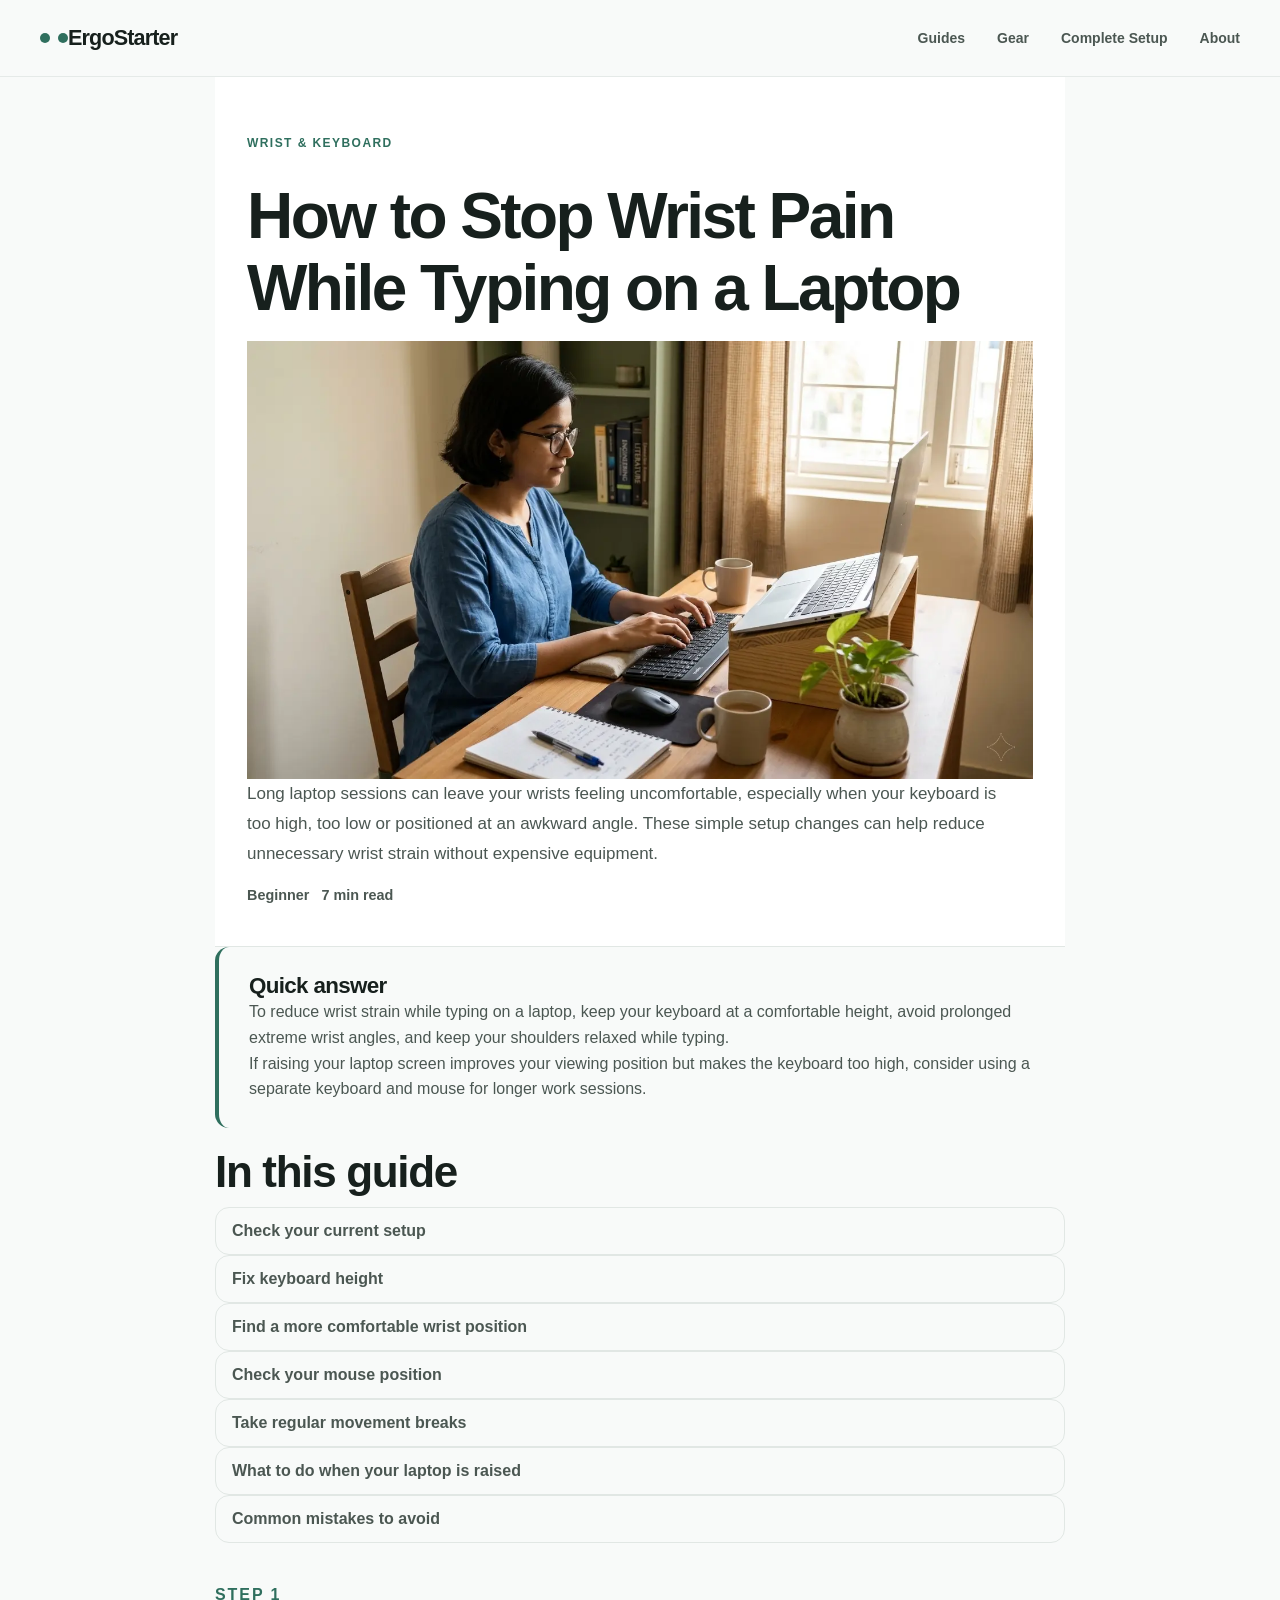
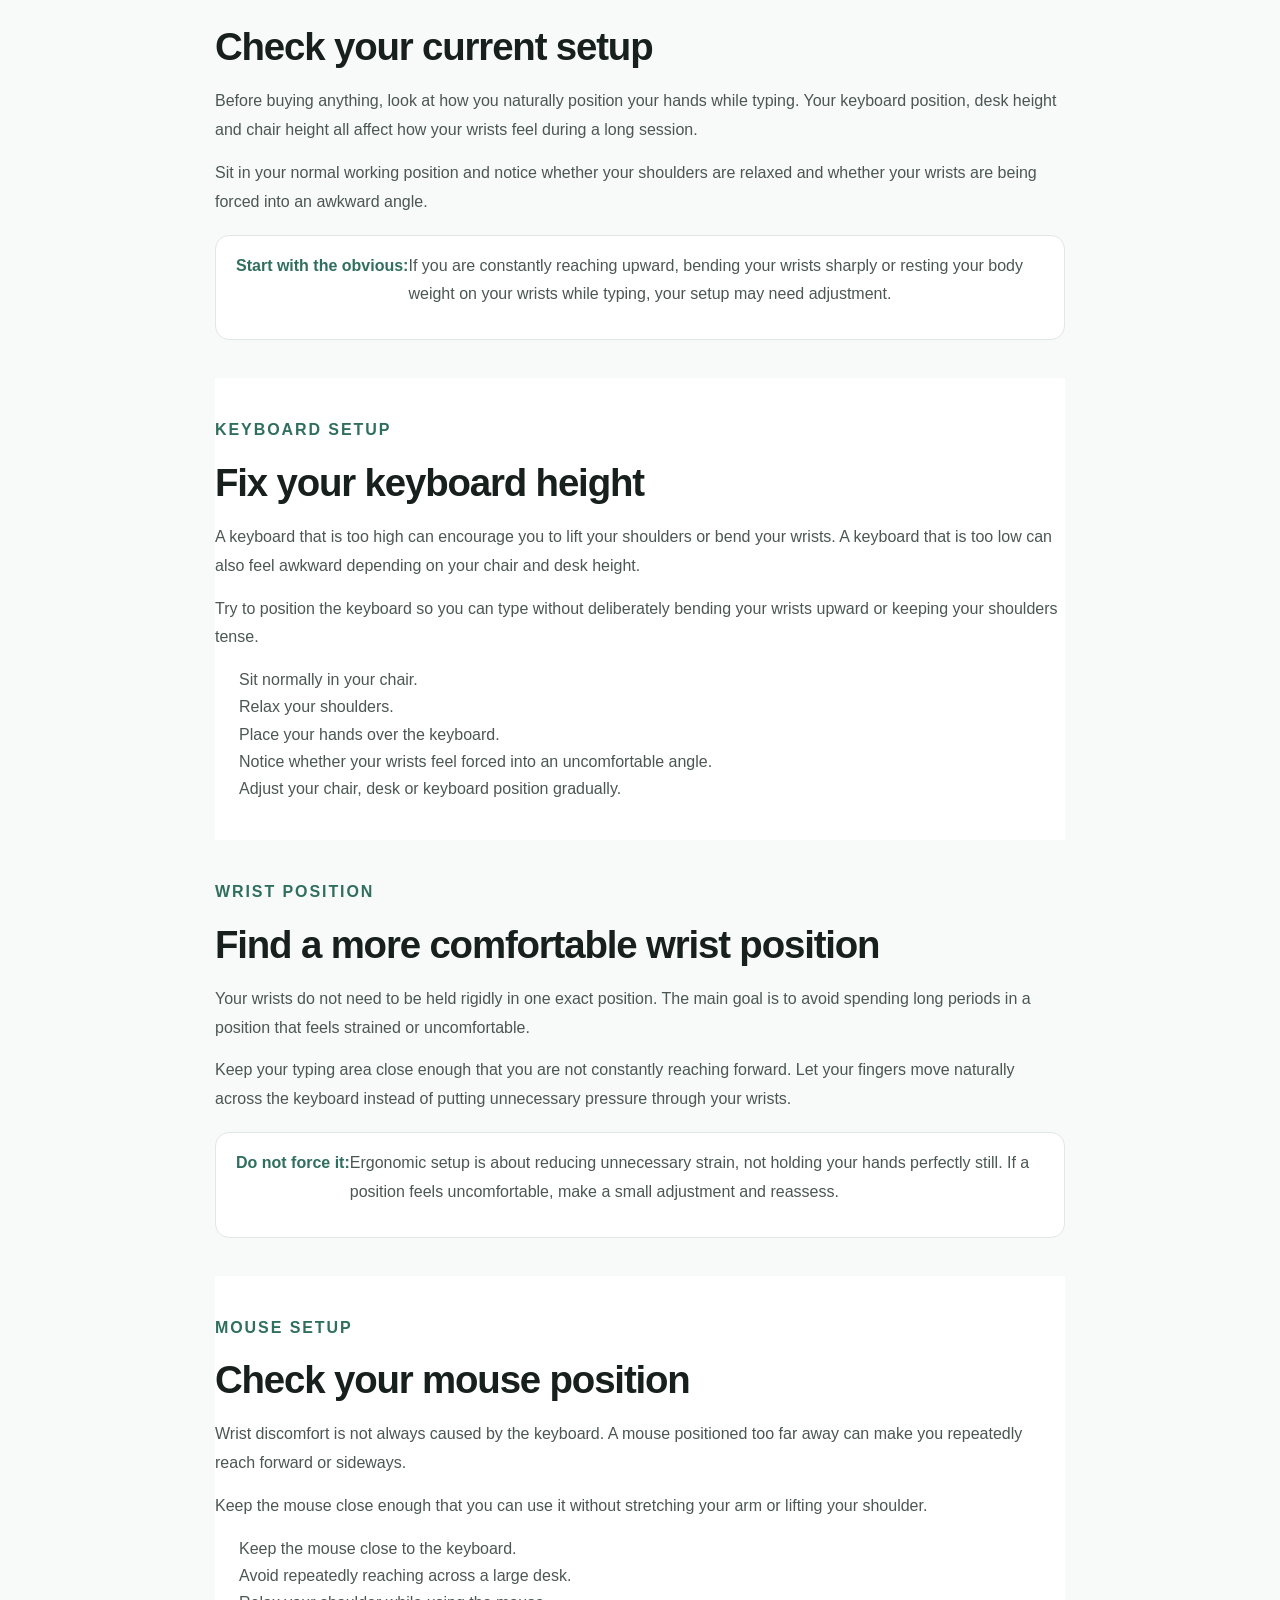
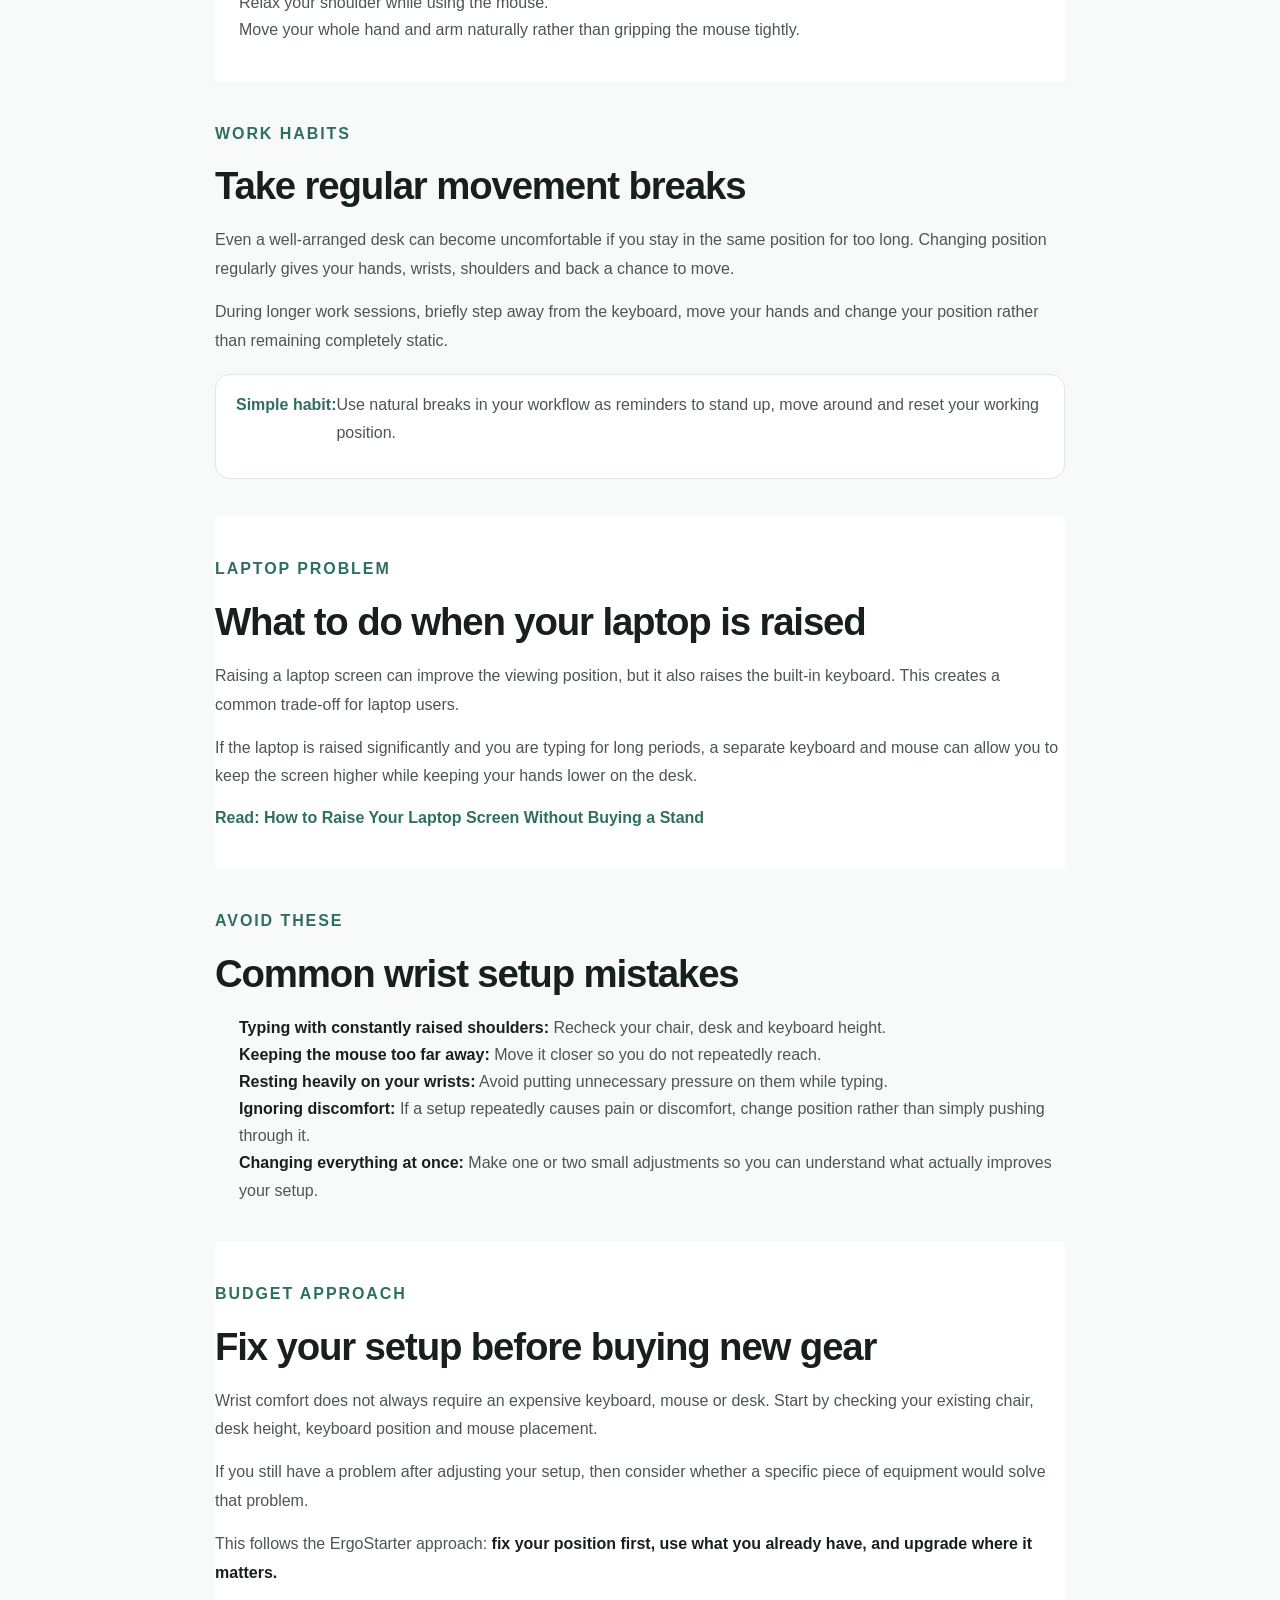
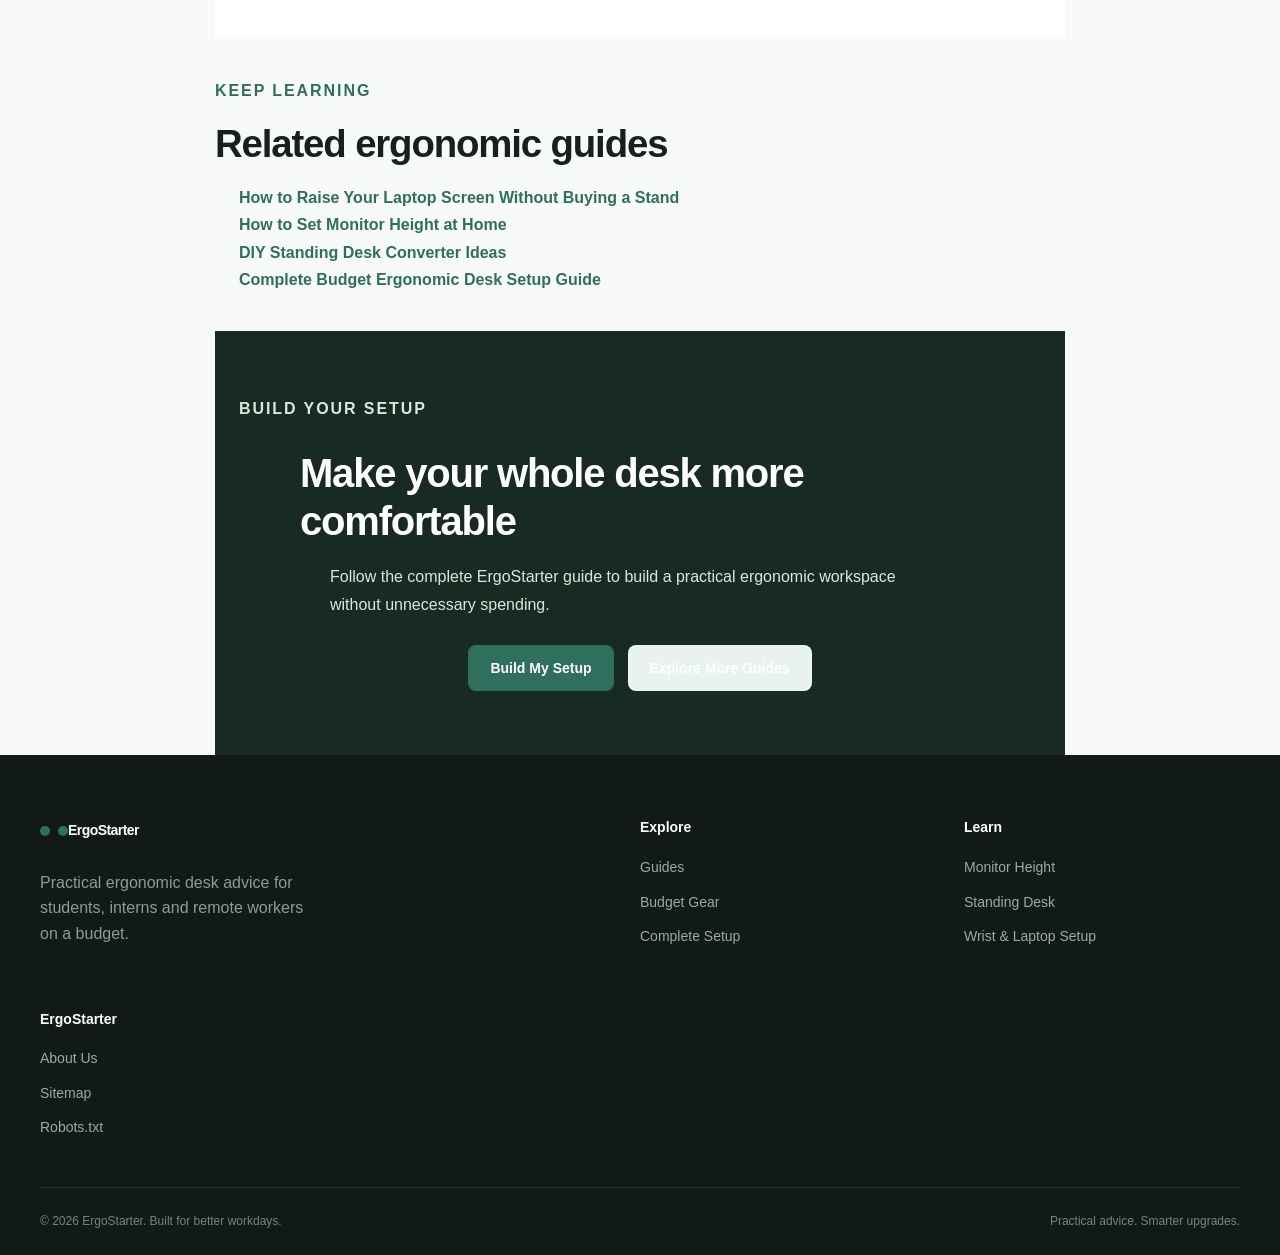
<file: ErgoStrater-main/guides/wrist-pain/index.html>
<!DOCTYPE html>
<html lang="en">
<head>
    <meta charset="UTF-8">

    <meta
        name="viewport"
        content="width=device-width, initial-scale=1.0"
    >

    <title>
        How to Stop Wrist Pain Typing on a Laptop | ErgoStarter
    </title>

    <meta
        name="description"
        content="Learn simple ways to reduce wrist strain while typing on a laptop. Improve keyboard position, wrist posture and desk setup without expensive upgrades."
    >

    <meta
        name="robots"
        content="index, follow"
    >

    <link
        rel="canonical"
        href="https://ergostarter.pro/guides/wrist-pain/"
    >

    <meta
        property="og:title"
        content="How to Stop Wrist Pain Typing on a Laptop | ErgoStarter"
    >

    <meta
        property="og:description"
        content="Simple laptop and keyboard setup changes that can help reduce wrist strain while typing."
    >

    <meta
        property="og:type"
        content="article"
    >

    <link
        rel="stylesheet"
        href="../../assets/css/style.css"
    >

    <link
        rel="stylesheet"
        href="../../assets/css/components.css"
    >

    <link
        rel="stylesheet"
        href="../../assets/css/responsive.css"
    >

<!-- Google tag (gtag.js) -->
<script async src="https://www.googletagmanager.com/gtm.js?id=GTM-KK4GDS9F"></script>
<script>
  window.dataLayer = window.dataLayer || [];
  function gtag(){dataLayer.push(arguments);}
  gtag('js', new Date());
</script>

<!-- OpenGraph Metadata -->
<meta property="og:type" content="website" />
<meta property="og:site_name" content="ErgoStarter" />
<meta property="og:title" content="ErgoStarter: Budget Ergonomic Desk Setups in India" />
<meta property="og:description" content="Practical posture fixes, DIY workspace improvements, and budget ergonomic desk gear under ₹5,000 for Indian students and WFH beginners." />
<meta property="og:url" content="https://ergostarter.pro/" />

<!-- JSON-LD Structured Data (Organization & WebSite) -->
<script type="application/ld+json">
{
  "@context": "https://schema.org",
  "@graph": [
    {
      "@type": "Organization",
      "@id": "https://ergostarter.pro/#organization",
      "name": "ErgoStarter",
      "url": "https://ergostarter.pro/",
      "description": "Budget ergonomic workspace design and posture optimization guides for Indian students and remote workers."
    },
    {
      "@type": "WebSite",
      "@id": "https://ergostarter.pro/#website",
      "url": "https://ergostarter.pro/",
      "name": "ErgoStarter",
      "publisher": {
        "@id": "https://ergostarter.pro/#organization"
      }
    }
  ]
}
</script>
<link rel="stylesheet" href="../../assets/css/layout-refinement.css">
</head>

<body>

    <!-- Header -->
    <div id="site-header"></div>

    <main class="article-page">

        <!-- Article Header -->
        <header class="article-header">
            <div class="content-container">

                <p class="eyebrow">
                    Wrist &amp; Keyboard
                </p>

                <h1>
                    How to Stop Wrist Pain While Typing on a Laptop
                </h1>

                <div class="article-hero-image">
                    <img
                        src="../../assets/images/guides/wrist-pain.webp"
                        alt="Ergonomic typing setup to reduce wrist strain"
                        class="article-featured-image"
                        width="1600"
                        height="900"
                        loading="lazy"
                    >
                </div>

                <p class="article-intro">
                    Long laptop sessions can leave your wrists feeling
                    uncomfortable, especially when your keyboard is too
                    high, too low or positioned at an awkward angle.
                    These simple setup changes can help reduce unnecessary
                    wrist strain without expensive equipment.
                </p>

                <div class="article-meta">
                    <span>Beginner</span>
                    <span>7 min read</span>
                </div>

            </div>
        </header>


        <!-- Article Content -->
        <article class="content-container">

            <!-- Quick Answer -->
            <section class="article-highlight">

                <h2>
                    Quick answer
                </h2>

                <p>
                    To reduce wrist strain while typing on a laptop,
                    keep your keyboard at a comfortable height, avoid
                    prolonged extreme wrist angles, and keep your
                    shoulders relaxed while typing.
                </p>

                <p>
                    If raising your laptop screen improves your viewing
                    position but makes the keyboard too high, consider
                    using a separate keyboard and mouse for longer work
                    sessions.
                </p>

            </section>


            <!-- Table of Contents -->
            <section class="article-toc">

                <h2>
                    In this guide
                </h2>

                <ul>

                    <li>
                        <a href="#check-setup">
                            Check your current setup
                        </a>
                    </li>

                    <li>
                        <a href="#keyboard-height">
                            Fix keyboard height
                        </a>
                    </li>

                    <li>
                        <a href="#wrist-position">
                            Find a more comfortable wrist position
                        </a>
                    </li>

                    <li>
                        <a href="#mouse">
                            Check your mouse position
                        </a>
                    </li>

                    <li>
                        <a href="#breaks">
                            Take regular movement breaks
                        </a>
                    </li>

                    <li>
                        <a href="#laptop-raised">
                            What to do when your laptop is raised
                        </a>
                    </li>

                    <li>
                        <a href="#mistakes">
                            Common mistakes to avoid
                        </a>
                    </li>

                </ul>

            </section>


            <!-- Section 1 -->
            <section
                id="check-setup"
                class="article-section"
            >

                <p class="eyebrow">
                    Step 1
                </p>

                <h2>
                    Check your current setup
                </h2>

                <p>
                    Before buying anything, look at how you naturally
                    position your hands while typing. Your keyboard
                    position, desk height and chair height all affect
                    how your wrists feel during a long session.
                </p>

                <p>
                    Sit in your normal working position and notice
                    whether your shoulders are relaxed and whether
                    your wrists are being forced into an awkward angle.
                </p>

                <div class="article-tip">

                    <strong>Start with the obvious:</strong>

                    <p>
                        If you are constantly reaching upward, bending
                        your wrists sharply or resting your body weight
                        on your wrists while typing, your setup may need
                        adjustment.
                    </p>

                </div>

            </section>


            <!-- Section 2 -->
            <section
                id="keyboard-height"
                class="article-section article-section-alt"
            >

                <p class="eyebrow">
                    Keyboard setup
                </p>

                <h2>
                    Fix your keyboard height
                </h2>

                <p>
                    A keyboard that is too high can encourage you to
                    lift your shoulders or bend your wrists. A keyboard
                    that is too low can also feel awkward depending on
                    your chair and desk height.
                </p>

                <p>
                    Try to position the keyboard so you can type without
                    deliberately bending your wrists upward or keeping
                    your shoulders tense.
                </p>

                <ol class="article-list">

                    <li>
                        Sit normally in your chair.
                    </li>

                    <li>
                        Relax your shoulders.
                    </li>

                    <li>
                        Place your hands over the keyboard.
                    </li>

                    <li>
                        Notice whether your wrists feel forced into an
                        uncomfortable angle.
                    </li>

                    <li>
                        Adjust your chair, desk or keyboard position
                        gradually.
                    </li>

                </ol>

            </section>


            <!-- Section 3 -->
            <section
                id="wrist-position"
                class="article-section"
            >

                <p class="eyebrow">
                    Wrist position
                </p>

                <h2>
                    Find a more comfortable wrist position
                </h2>

                <p>
                    Your wrists do not need to be held rigidly in one
                    exact position. The main goal is to avoid spending
                    long periods in a position that feels strained or
                    uncomfortable.
                </p>

                <p>
                    Keep your typing area close enough that you are not
                    constantly reaching forward. Let your fingers move
                    naturally across the keyboard instead of putting
                    unnecessary pressure through your wrists.
                </p>

                <div class="article-tip">

                    <strong>Do not force it:</strong>

                    <p>
                        Ergonomic setup is about reducing unnecessary
                        strain, not holding your hands perfectly still.
                        If a position feels uncomfortable, make a small
                        adjustment and reassess.
                    </p>

                </div>

            </section>


            <!-- Section 4 -->
            <section
                id="mouse"
                class="article-section article-section-alt"
            >

                <p class="eyebrow">
                    Mouse setup
                </p>

                <h2>
                    Check your mouse position
                </h2>

                <p>
                    Wrist discomfort is not always caused by the
                    keyboard. A mouse positioned too far away can make
                    you repeatedly reach forward or sideways.
                </p>

                <p>
                    Keep the mouse close enough that you can use it
                    without stretching your arm or lifting your
                    shoulder.
                </p>

                <ul class="article-list">

                    <li>
                        Keep the mouse close to the keyboard.
                    </li>

                    <li>
                        Avoid repeatedly reaching across a large desk.
                    </li>

                    <li>
                        Relax your shoulder while using the mouse.
                    </li>

                    <li>
                        Move your whole hand and arm naturally rather
                        than gripping the mouse tightly.
                    </li>

                </ul>

            </section>


            <!-- Section 5 -->
            <section
                id="breaks"
                class="article-section"
            >

                <p class="eyebrow">
                    Work habits
                </p>

                <h2>
                    Take regular movement breaks
                </h2>

                <p>
                    Even a well-arranged desk can become uncomfortable
                    if you stay in the same position for too long.
                    Changing position regularly gives your hands, wrists,
                    shoulders and back a chance to move.
                </p>

                <p>
                    During longer work sessions, briefly step away from
                    the keyboard, move your hands and change your
                    position rather than remaining completely static.
                </p>

                <div class="article-tip">

                    <strong>Simple habit:</strong>

                    <p>
                        Use natural breaks in your workflow as reminders
                        to stand up, move around and reset your working
                        position.
                    </p>

                </div>

            </section>


            <!-- Section 6 -->
            <section
                id="laptop-raised"
                class="article-section article-section-alt"
            >

                <p class="eyebrow">
                    Laptop problem
                </p>

                <h2>
                    What to do when your laptop is raised
                </h2>

                <p>
                    Raising a laptop screen can improve the viewing
                    position, but it also raises the built-in keyboard.
                    This creates a common trade-off for laptop users.
                </p>

                <p>
                    If the laptop is raised significantly and you are
                    typing for long periods, a separate keyboard and
                    mouse can allow you to keep the screen higher while
                    keeping your hands lower on the desk.
                </p>

                <a
                    class="article-inline-link"
                    href="/guides/laptop-setup/"
                >
                    Read: How to Raise Your Laptop Screen Without Buying
                    a Stand
                </a>

            </section>


            <!-- Section 7 -->
            <section
                id="mistakes"
                class="article-section"
            >

                <p class="eyebrow">
                    Avoid these
                </p>

                <h2>
                    Common wrist setup mistakes
                </h2>

                <ul class="article-list">

                    <li>
                        <strong>Typing with constantly raised shoulders:</strong>
                        Recheck your chair, desk and keyboard height.
                    </li>

                    <li>
                        <strong>Keeping the mouse too far away:</strong>
                        Move it closer so you do not repeatedly reach.
                    </li>

                    <li>
                        <strong>Resting heavily on your wrists:</strong>
                        Avoid putting unnecessary pressure on them while
                        typing.
                    </li>

                    <li>
                        <strong>Ignoring discomfort:</strong>
                        If a setup repeatedly causes pain or discomfort,
                        change position rather than simply pushing
                        through it.
                    </li>

                    <li>
                        <strong>Changing everything at once:</strong>
                        Make one or two small adjustments so you can
                        understand what actually improves your setup.
                    </li>

                </ul>

            </section>


            <!-- Section 8 -->
            <section class="article-section article-section-alt">

                <p class="eyebrow">
                    Budget approach
                </p>

                <h2>
                    Fix your setup before buying new gear
                </h2>

                <p>
                    Wrist comfort does not always require an expensive
                    keyboard, mouse or desk. Start by checking your
                    existing chair, desk height, keyboard position and
                    mouse placement.
                </p>

                <p>
                    If you still have a problem after adjusting your
                    setup, then consider whether a specific piece of
                    equipment would solve that problem.
                </p>

                <p>
                    This follows the ErgoStarter approach:
                    <strong>fix your position first, use what you already
                    have, and upgrade where it matters.</strong>
                </p>

            </section>


            <!-- Related Guides -->
            <section class="article-section">

                <p class="eyebrow">
                    Keep learning
                </p>

                <h2>
                    Related ergonomic guides
                </h2>

                <ul class="article-list">

                    <li>
                        <a
                            class="article-inline-link"
                            href="/guides/laptop-setup/"
                        >
                            How to Raise Your Laptop Screen Without Buying
                            a Stand
                        </a>
                    </li>

                    <li>
                        <a
                            class="article-inline-link"
                            href="/guides/monitor-height/"
                        >
                            How to Set Monitor Height at Home
                        </a>
                    </li>

                    <li>
                        <a
                            class="article-inline-link"
                            href="/guides/standing-desk/"
                        >
                            DIY Standing Desk Converter Ideas
                        </a>
                    </li>

                    <li>
                        <a
                            class="article-inline-link"
                            href="/budget-ergonomic-desk-setup-guide/"
                        >
                            Complete Budget Ergonomic Desk Setup Guide
                        </a>
                    </li>

                </ul>

            </section>


            <!-- CTA -->
            <section class="article-cta">

                <div class="article-cta-content">

                    <p class="eyebrow">
                        Build your setup
                    </p>

                    <h2>
                        Make your whole desk more comfortable
                    </h2>

                    <p>
                        Follow the complete ErgoStarter guide to build a
                        practical ergonomic workspace without unnecessary
                        spending.
                    </p>

                    <div class="article-cta-actions">

                        <a
                            class="btn btn-primary"
                            href="/budget-ergonomic-desk-setup-guide/"
                        >
                            Build My Setup
                        </a>

                        <a
                            class="btn btn-secondary"
                            href="/guides/"
                        >
                            Explore More Guides
                        </a>

                    </div>

                </div>

            </section>

        </article>

    </main>


    <!-- Footer -->
    <div id="site-footer"></div>


    <!-- JavaScript -->
    <script
        src="../../assets/js/data.js"
        defer
    ></script>

    <script
        src="../../assets/js/components.js"
        defer
    ></script>

    <script
        src="../../assets/js/main.js"
        defer
    ></script>

    <script
        src="../../assets/js/search.js"
        defer
    ></script>

</body>
</html>
</file>
<file: ErgoStrater-main/assets/css/style.css>
/* =========================================
   ErgoStarter — Global Design System
   ========================================= */

:root {
    /* Brand Colors */
    --color-primary: #2f6f5e;
    --color-primary-dark: #245747;
    --color-primary-light: #e8f3ef;

    /* Neutral Colors */
    --color-white: #ffffff;
    --color-black: #111111;
    --color-heading: #17201d;
    --color-text: #4b5752;
    --color-muted: #78827e;

    /* Backgrounds */
    --color-background: #f8faf9;
    --color-surface: #ffffff;
    --color-surface-alt: #f0f4f2;

    /* Borders */
    --color-border: #e1e7e4;

    /* Typography */
    --font-primary:
        Inter,
        -apple-system,
        BlinkMacSystemFont,
        "Segoe UI",
        Roboto,
        Helvetica,
        Arial,
        sans-serif;

    /* Font Sizes */
    --text-xs: 0.75rem;
    --text-sm: 0.875rem;
    --text-base: 1rem;
    --text-lg: 1.125rem;
    --text-xl: 1.25rem;
    --text-2xl: 1.5rem;
    --text-3xl: 2rem;
    --text-4xl: 2.75rem;
    --text-5xl: 4rem;

    /* Spacing */
    --space-1: 0.25rem;
    --space-2: 0.5rem;
    --space-3: 0.75rem;
    --space-4: 1rem;
    --space-5: 1.25rem;
    --space-6: 1.5rem;
    --space-8: 2rem;
    --space-10: 2.5rem;
    --space-12: 3rem;
    --space-16: 4rem;
    --space-20: 5rem;

    /* Layout */
    --container-width: 1200px;
    --content-width: 800px;

    /* UI */
    --radius-sm: 8px;
    --radius-md: 14px;
    --radius-lg: 20px;
    --radius-xl: 28px;

    --shadow-sm: 0 2px 8px rgba(17, 17, 17, 0.05);
    --shadow-md: 0 8px 24px rgba(17, 17, 17, 0.08);

    /* Animation */
    --transition-fast: 150ms ease;
    --transition-normal: 250ms ease;
}


/* =========================================
   Reset
   ========================================= */

*,
*::before,
*::after {
    box-sizing: border-box;
    margin: 0;
    padding: 0;
}


html {
    scroll-behavior: smooth;
    font-size: 16px;
}


body {
    font-family: var(--font-primary);
    background: var(--color-background);
    color: var(--color-text);
    line-height: 1.6;
    -webkit-font-smoothing: antialiased;
}


img {
    display: block;
    max-width: 100%;
    height: auto;
}


a {
    color: inherit;
    text-decoration: none;
}


button,
input,
textarea,
select {
    font: inherit;
}


button {
    cursor: pointer;
    border: none;
}


ul,
ol {
    list-style: none;
}


/* =========================================
   Typography
   ========================================= */

h1,
h2,
h3,
h4,
h5,
h6 {
    color: var(--color-heading);
    line-height: 1.2;
    font-weight: 700;
}


h1 {
    font-size: var(--text-5xl);
    letter-spacing: -0.04em;
}


h2 {
    font-size: var(--text-4xl);
    letter-spacing: -0.03em;
}


h3 {
    font-size: var(--text-2xl);
}


p {
    margin-bottom: var(--space-4);
}


strong {
    color: var(--color-heading);
}


/* =========================================
   Layout
   ========================================= */

.container {
    width: min(100% - 2rem, var(--container-width));
    margin-inline: auto;
}


.content-container {
    width: min(100% - 2rem, var(--content-width));
    margin-inline: auto;
}


.section {
    padding-block: var(--space-20);
}


/* =========================================
   Buttons
   ========================================= */

.btn {
    display: inline-flex;
    align-items: center;
    justify-content: center;
    gap: var(--space-2);

    padding: 0.75rem 1.25rem;

    border-radius: var(--radius-sm);

    font-size: var(--text-sm);
    font-weight: 600;

    transition:
        background-color var(--transition-normal),
        color var(--transition-normal),
        transform var(--transition-fast),
        box-shadow var(--transition-normal);
}


.btn:hover {
    transform: translateY(-2px);
}


.btn-primary {
    background: var(--color-primary);
    color: var(--color-white);
}


.btn-primary:hover {
    background: var(--color-primary-dark);
    box-shadow: var(--shadow-sm);
}


.btn-secondary {
    background: var(--color-primary-light);
    color: var(--color-primary-dark);
}


.btn-secondary:hover {
    background: #dcece6;
}


/* =========================================
   Cards
   ========================================= */

.card {
    background: var(--color-surface);
    border: 1px solid var(--color-border);
    border-radius: var(--radius-lg);
    box-shadow: var(--shadow-sm);
    overflow: hidden;

    transition:
        transform var(--transition-normal),
        box-shadow var(--transition-normal);
}


.card:hover {
    transform: translateY(-4px);
    box-shadow: var(--shadow-md);
}


/* =========================================
   Utility Classes
   ========================================= */

.text-center {
    text-align: center;
}


.text-muted {
    color: var(--color-muted);
}


.text-primary {
    color: var(--color-primary);
}


.bg-white {
    background: var(--color-white);
}


.hidden {
    display: none;
}

.hero-image {
    display: block;
    width: 100%;
    max-width: 560px;
    height: auto;
    margin: 0 auto;
    border-radius: var(--radius-lg);
    object-fit: cover;
    box-shadow: 0 18px 45px rgba(20, 30, 25, 0.12);
}
</file>
<file: ErgoStrater-main/assets/css/components.css>
/* =========================================================
   ErgoStarter — Component Styles
   ========================================================= */


/* =========================================================
   HEADER / NAVIGATION
   ========================================================= */

.site-header {
    position: sticky;
    top: 0;
    z-index: 1000;

    width: 100%;

    background: rgba(248, 250, 249, 0.92);
    border-bottom: 1px solid rgba(225, 231, 228, 0.8);

    backdrop-filter: blur(14px);
    -webkit-backdrop-filter: blur(14px);
}


.site-header .container {
    min-height: 76px;

    display: flex;
    align-items: center;
    justify-content: space-between;

    gap: var(--space-8);
}


/* Logo */

.logo {
    display: inline-flex;
    align-items: center;

    color: var(--color-heading);

    font-size: 1.35rem;
    font-weight: 800;
    letter-spacing: -0.04em;

    white-space: nowrap;
}


.logo::before {
    content: "";

    width: 10px;
    height: 10px;

    margin-right: 8px;

    border-radius: 50%;

    background: var(--color-primary);
}


/* Navigation */

.main-navigation {
    display: flex;
    align-items: center;

    gap: var(--space-8);
}


.main-navigation a {
    position: relative;

    color: var(--color-text);

    font-size: var(--text-sm);
    font-weight: 600;

    transition:
        color var(--transition-normal);
}


.main-navigation a::after {
    content: "";

    position: absolute;

    left: 0;
    bottom: -7px;

    width: 0;
    height: 2px;

    border-radius: 999px;

    background: var(--color-primary);

    transition: width var(--transition-normal);
}


.main-navigation a:hover {
    color: var(--color-primary);
}


.main-navigation a:hover::after {
    width: 100%;
}


/* Mobile menu button */

.menu-toggle {
    display: none;

    padding: 0.6rem 0.85rem;

    color: var(--color-heading);
    background: var(--color-surface);

    border: 1px solid var(--color-border);
    border-radius: var(--radius-sm);

    font-size: var(--text-sm);
    font-weight: 600;
}


/* =========================================================
   SHARED SECTION ELEMENTS
   ========================================================= */

.eyebrow {
    display: inline-block;

    margin-bottom: var(--space-4);

    color: var(--color-primary);

    font-size: var(--text-xs);
    font-weight: 800;

    letter-spacing: 0.12em;
    text-transform: uppercase;
}


.section-heading {
    max-width: 680px;
}


.section-heading h2 {
    margin-bottom: var(--space-4);
}


.section-heading p:last-child {
    max-width: 620px;

    color: var(--color-muted);

    font-size: var(--text-lg);
}


.section-header-row {
    display: flex;
    align-items: flex-end;
    justify-content: space-between;

    gap: var(--space-8);

    margin-bottom: var(--space-10);
}


.section-link {
    flex-shrink: 0;

    color: var(--color-primary);

    font-size: var(--text-sm);
    font-weight: 700;

    transition:
        color var(--transition-normal),
        transform var(--transition-fast);
}


.section-link:hover {
    color: var(--color-primary-dark);

    transform: translateX(3px);
}


/* =========================================================
   HERO
   ========================================================= */

.hero {
    position: relative;

    min-height: 680px;

    display: flex;
    align-items: center;

    overflow: hidden;

    background:
        radial-gradient(
            circle at 85% 25%,
            rgba(47, 111, 94, 0.10),
            transparent 30%
        ),
        var(--color-background);
}


.hero .container {
    display: grid;

    grid-template-columns:
        minmax(0, 1.05fr)
        minmax(360px, 0.95fr);

    align-items: center;

    gap: var(--space-16);
}


.hero-content {
    display: grid;
    grid-template-columns: minmax(0, 1.1fr) minmax(320px, 0.9fr);
    align-items: center;
    gap: 64px;
}

.hero-copy {
    min-width: 0;
}



.hero h1 {
    max-width: 700px;

    margin-bottom: var(--space-6);
}


.hero-description {
    max-width: 600px;

    margin-bottom: var(--space-8);

    color: var(--color-text);

    font-size: var(--text-lg);
    line-height: 1.75;
}


.hero-actions {
    display: flex;
    align-items: center;

    gap: var(--space-3);
}


/* Hero visual */

.hero-visual {
    display: flex;
    align-items: center;
    justify-content: center;

    min-height: 440px;
}


.hero-placeholder {
    width: 100%;
    max-width: 480px;
    min-height: 360px;

    display: flex;
    align-items: center;
    justify-content: center;

    border-radius: var(--radius-lg);
    background: var(--color-background-alt);
    border: 1px solid var(--color-border);

    color: var(--color-text-muted);
    font-weight: 700;
}


.hero-placeholder::before,
.hero-placeholder::after {
    content: "";

    position: absolute;

    border: 1px solid rgba(47, 111, 94, 0.12);
    border-radius: 50%;
}


.hero-placeholder::before {
    width: 70%;
    aspect-ratio: 1;

    border-radius: 50%;
}


.hero-placeholder::after {
    width: 42%;
    aspect-ratio: 1;

    border-radius: 50%;
}


/* =========================================================
   VALUE PROPOSITION
   ========================================================= */

.value-section {
    padding-block: var(--space-20);

    background: var(--color-white);

    border-top: 1px solid var(--color-border);
    border-bottom: 1px solid var(--color-border);
}


.value-grid {
    display: grid;

    grid-template-columns: repeat(3, 1fr);

    gap: var(--space-6);

    margin-top: var(--space-12);
}


.value-card {
    position: relative;

    padding: var(--space-8);

    background: var(--color-surface);

    border: 1px solid var(--color-border);
    border-radius: var(--radius-lg);

    transition:
        transform var(--transition-normal),
        border-color var(--transition-normal),
        box-shadow var(--transition-normal);
}


.value-card:hover {
    transform: translateY(-5px);

    border-color: rgba(47, 111, 94, 0.35);

    box-shadow: var(--shadow-md);
}


.value-card-number {
    display: block;

    margin-bottom: var(--space-8);

    color: var(--color-primary);

    font-size: var(--text-sm);
    font-weight: 800;
    letter-spacing: 0.08em;
}


.value-card h3 {
    margin-bottom: var(--space-3);
}


.value-card p {
    margin-bottom: 0;

    color: var(--color-muted);
}


/* =========================================================
   GUIDE GRID
   ========================================================= */

.guide-grid {
    display: grid;

    grid-template-columns: repeat(3, 1fr);

    gap: var(--space-6);
}


/* Dynamic guide cards */

.guide-card {
    display: flex;
    flex-direction: column;

    min-height: 100%;

    padding: var(--space-6);

    background: var(--color-white);

    border: 1px solid var(--color-border);
    border-radius: var(--radius-lg);

    box-shadow: var(--shadow-sm);

    transition:
        transform var(--transition-normal),
        box-shadow var(--transition-normal),
        border-color var(--transition-normal);
}


.guide-card:hover {
    transform: translateY(-5px);

    border-color: rgba(47, 111, 94, 0.3);

    box-shadow: var(--shadow-md);
}


.guide-card-category {
    margin-bottom: var(--space-4);

    color: var(--color-primary);

    font-size: var(--text-xs);
    font-weight: 800;

    letter-spacing: 0.08em;
    text-transform: uppercase;
}


.guide-card h3 {
    margin-bottom: var(--space-3);

    font-size: var(--text-xl);
}


.guide-card p {
    color: var(--color-muted);

    font-size: var(--text-sm);
}


.guide-card-meta {
    display: flex;
    align-items: center;

    gap: var(--space-3);

    margin-top: auto;
    padding-top: var(--space-5);

    color: var(--color-muted);

    font-size: var(--text-xs);
}


.guide-card-link {
    display: inline-flex;

    margin-top: var(--space-5);

    color: var(--color-primary);

    font-size: var(--text-sm);
    font-weight: 700;
}


.guide-card-link:hover {
    color: var(--color-primary-dark);
}


/* =========================================================
   GEAR SECTION
   ========================================================= */

.gear-section {
    background: var(--color-surface-alt);
}


.gear-grid {
    display: grid;

    grid-template-columns: repeat(3, 1fr);

    gap: var(--space-6);
}


/* Dynamic gear cards */

.gear-card {
    display: flex;
    flex-direction: column;

    min-height: 100%;

    background: var(--color-white);

    border: 1px solid var(--color-border);
    border-radius: var(--radius-lg);

    overflow: hidden;

    box-shadow: var(--shadow-sm);

    transition:
        transform var(--transition-normal),
        box-shadow var(--transition-normal);
}


.gear-card:hover {
    transform: translateY(-5px);

    box-shadow: var(--shadow-md);
}


.gear-card-image {
    display: flex;
    align-items: center;
    justify-content: center;

    min-height: 210px;

    padding: var(--space-8);

    background: var(--color-primary-light);

    color: var(--color-primary);

    font-size: var(--text-sm);
    font-weight: 700;
}


.gear-card-content {
    display: flex;
    flex-direction: column;

    flex: 1;

    padding: var(--space-6);
}


.gear-card-category {
    margin-bottom: var(--space-3);

    color: var(--color-primary);

    font-size: var(--text-xs);
    font-weight: 800;

    letter-spacing: 0.08em;
    text-transform: uppercase;
}


.gear-card h3 {
    margin-bottom: var(--space-3);

    font-size: var(--text-xl);
}


.gear-card p {
    color: var(--color-muted);

    font-size: var(--text-sm);
}


.gear-card-price {
    margin-top: auto;
    padding-top: var(--space-4);

    color: var(--color-heading);

    font-size: var(--text-lg);
    font-weight: 800;
}


.gear-card-link {
    display: inline-flex;

    margin-top: var(--space-4);

    color: var(--color-primary);

    font-size: var(--text-sm);
    font-weight: 700;
}


/* =========================================================
   COMPLETE SETUP CTA
   ========================================================= */

.setup-cta {
    background: var(--color-heading);
}


.setup-cta .container {
    display: flex;
    justify-content: center;
}


.cta-content {
    width: min(100%, 780px);

    padding: var(--space-16);

    text-align: center;
}


.cta-content h2 {
    margin-bottom: var(--space-5);

    color: var(--color-white);
}


.cta-content p:not(.eyebrow) {
    max-width: 620px;

    margin-inline: auto;
    margin-bottom: var(--space-8);

    color: #c9d2ce;

    font-size: var(--text-lg);
}


.cta-content .eyebrow {
    color: #8fc8b5;
}


/* =========================================================
   NEWSLETTER
   ========================================================= */

.newsletter-section {
    background: var(--color-white);
}


.newsletter {
    display: grid;

    grid-template-columns: 1fr auto;

    align-items: center;

    gap: var(--space-10);

    padding: var(--space-10);

    background: var(--color-primary-light);

    border: 1px solid #d5e8e0;
    border-radius: var(--radius-xl);
}


.newsletter h2 {
    margin-bottom: var(--space-3);

    font-size: var(--text-3xl);
}


.newsletter p {
    margin-bottom: 0;

    color: var(--color-muted);
}


.newsletter-form {
    display: flex;

    gap: var(--space-2);
}


.newsletter-form input {
    width: 280px;

    padding: 0.8rem 1rem;

    color: var(--color-heading);
    background: var(--color-white);

    border: 1px solid var(--color-border);
    border-radius: var(--radius-sm);

    outline: none;

    transition:
        border-color var(--transition-normal),
        box-shadow var(--transition-normal);
}


.newsletter-form input:focus {
    border-color: var(--color-primary);

    box-shadow:
        0 0 0 3px rgba(47, 111, 94, 0.12);
}


.form-message {
    grid-column: 2;

    color: var(--color-primary);

    font-size: var(--text-sm);
}


/* =========================================================
   FOOTER
   ========================================================= */

.site-footer {
    padding-top: var(--space-16);

    background: #111a17;

    color: #c5ceca;
}


.footer-grid {
    display: grid;

    grid-template-columns: 2fr 1fr 1fr;

    gap: var(--space-12);

    padding-bottom: var(--space-12);
}


.footer-brand .logo {
    color: var(--color-white);

    margin-bottom: var(--space-4);
}


.footer-brand p {
    max-width: 280px;

    color: #8f9b96;
}


.footer-column {
    display: flex;
    flex-direction: column;

    gap: var(--space-3);
}


.footer-column h3 {
    margin-bottom: var(--space-2);

    color: var(--color-white);

    font-size: var(--text-sm);
}


.footer-column a {
    width: fit-content;

    color: #9da9a4;

    font-size: var(--text-sm);

    transition:
        color var(--transition-normal);
}


.footer-column a:hover {
    color: var(--color-white);
}


.footer-bottom {
    display: flex;
    justify-content: space-between;

    gap: var(--space-6);

    padding-block: var(--space-6);

    border-top: 1px solid rgba(255, 255, 255, 0.1);

    color: #78837e;

    font-size: var(--text-xs);
}


.footer-bottom p {
    margin: 0;
}


/* =========================================================
   ACCESSIBILITY
   ========================================================= */

.visually-hidden {
    position: absolute;

    width: 1px;
    height: 1px;

    padding: 0;
    margin: -1px;

    overflow: hidden;

    clip: rect(0, 0, 0, 0);

    white-space: nowrap;

    border: 0;
}

/* =========================================
   ACTIVE NAVIGATION
========================================= */

.main-navigation a.active {
    color: var(--color-primary);
    font-weight: 700;
}

.main-navigation a.active::after {
    width: 100%;
}


/* =========================================
   LOGO MARK
========================================= */

.logo-mark {
    width: 10px;
    height: 10px;
    display: inline-block;
    border-radius: 50%;
    background: var(--color-primary);
    flex-shrink: 0;
}

/* =========================
   Search
   ========================= */

.search-section {
    padding: var(--space-4xl) 0;
    background: var(--color-background);
}

.search-box {
    max-width: 850px;
    margin: 0 auto;
    padding: var(--space-3xl);
    text-align: center;
    background: var(--color-surface);
    border: 1px solid var(--color-border);
    border-radius: var(--radius-xl);
    box-shadow: var(--shadow-sm);
}

.search-box h2 {
    margin-bottom: var(--space-sm);
}

.search-description {
    max-width: 650px;
    margin: 0 auto var(--space-xl);
    color: var(--color-text-muted);
}

.search-form {
    display: flex;
    gap: var(--space-sm);
    max-width: 700px;
    margin: 0 auto;
}

.search-form input {
    flex: 1;
    min-width: 0;
    padding: 0.85rem 1rem;
    font: inherit;
    color: var(--color-text);
    background: var(--color-background);
    border: 1px solid var(--color-border);
    border-radius: var(--radius-md);
    outline: none;
    transition:
        border-color var(--transition-fast),
        box-shadow var(--transition-fast);
}

.search-form input:focus {
    border-color: var(--color-primary);
    box-shadow: 0 0 0 3px rgba(47, 111, 94, 0.12);
}

.search-form input::placeholder {
    color: var(--color-text-muted);
}

.search-results {
    margin-top: var(--space-xl);
    text-align: left;
}

.search-result-count {
    margin-bottom: var(--space-md);
    color: var(--color-text-muted);
    font-size: 0.9rem;
    font-weight: 600;
}

.search-result {
    padding: var(--space-lg);
    margin-bottom: var(--space-md);
    background: var(--color-background);
    border: 1px solid var(--color-border);
    border-radius: var(--radius-md);
}

.search-result:last-child {
    margin-bottom: 0;
}

.search-result-type {
    display: inline-block;
    margin-bottom: var(--space-xs);
    color: var(--color-primary);
    font-size: 0.78rem;
    font-weight: 700;
    text-transform: uppercase;
    letter-spacing: 0.05em;
}

.search-result h3 {
    margin-bottom: var(--space-xs);
    font-size: 1.1rem;
}

.search-result h3 a {
    color: var(--color-text);
}

.search-result h3 a:hover {
    color: var(--color-primary);
}

.search-result p {
    margin: 0;
    color: var(--color-text-muted);
    font-size: 0.95rem;
}

.search-empty {
    padding: var(--space-lg);
    text-align: center;
    color: var(--color-text-muted);
    background: var(--color-background);
    border: 1px dashed var(--color-border);
    border-radius: var(--radius-md);
}

/* =========================
   Article / SEO Pages
   ========================= */

.article-page {
    background: var(--color-background);
}

.article-header {
    padding: var(--space-4xl) 0 var(--space-3xl);
    background: var(--color-surface);
    border-bottom: 1px solid var(--color-border);
}

.article-header .content-container {
    max-width: 850px;
}

.article-header h1 {
    max-width: 850px;
    margin-bottom: var(--space-lg);
    font-size: clamp(2.2rem, 5vw, 4rem);
    line-height: 1.08;
    letter-spacing: -0.04em;
}

.article-intro {
    max-width: 760px;
    margin-bottom: var(--space-lg);
    color: var(--color-text-muted);
    font-size: 1.15rem;
    line-height: 1.8;
}

.article-meta {
    display: flex;
    align-items: center;
    gap: var(--space-sm);
    color: var(--color-text-muted);
    font-size: 0.9rem;
    font-weight: 600;
}


/* Article sections */

.article-section {
    padding: var(--space-4xl) 0;
}

.article-section-alt {
    background: var(--color-surface);
}

.article-section .content-container {
    max-width: 780px;
}

.article-section h2 {
    margin-bottom: var(--space-lg);
    font-size: clamp(1.7rem, 3vw, 2.4rem);
}

.article-section p {
    margin-bottom: var(--space-lg);
    font-size: 1.05rem;
    line-height: 1.85;
}

.article-section p:last-child {
    margin-bottom: 0;
}


/* Highlight box */

.article-highlight {
    padding: var(--space-xl);
    background: var(--color-light-green);
    border-left: 4px solid var(--color-primary);
    border-radius: var(--radius-md);
}

.article-highlight h2 {
    margin-bottom: var(--space-sm);
    font-size: 1.4rem;
}

.article-highlight p {
    margin-bottom: 0;
}


/* Table of contents */

.article-toc {
    display: grid;
    gap: var(--space-sm);
    margin-top: var(--space-lg);
}

.article-toc a {
    display: block;
    padding: var(--space-md) var(--space-lg);
    color: var(--color-text);
    background: var(--color-background);
    border: 1px solid var(--color-border);
    border-radius: var(--radius-md);
    font-weight: 600;
    transition:
        color var(--transition-fast),
        border-color var(--transition-fast),
        transform var(--transition-fast);
}

.article-toc a:hover {
    color: var(--color-primary);
    border-color: var(--color-primary);
    transform: translateX(4px);
}


/* Tips */

.article-tip {
    display: flex;
    gap: var(--space-sm);
    margin-top: var(--space-xl);
    padding: var(--space-lg);
    background: var(--color-surface);
    border: 1px solid var(--color-border);
    border-radius: var(--radius-md);
}

.article-tip strong {
    color: var(--color-primary);
    white-space: nowrap;
}


/* Lists */

.article-list {
    margin: var(--space-lg) 0;
    padding-left: 1.5rem;
}

.article-list li {
    margin-bottom: var(--space-md);
    padding-left: var(--space-xs);
    line-height: 1.7;
}

.article-list li:last-child {
    margin-bottom: 0;
}


/* Internal links */

.article-inline-link {
    display: inline-flex;
    align-items: center;
    margin-top: var(--space-sm);
    color: var(--color-primary);
    font-weight: 700;
}

.article-inline-link:hover {
    text-decoration: underline;
}


/* Article CTA */

.article-cta {
    padding: var(--space-4xl) 0;
    background: var(--color-dark-green);
    color: #ffffff;
}

.article-cta .content-container {
    max-width: 850px;
    text-align: center;
}

.article-cta h2 {
    margin-bottom: var(--space-md);
    color: #00744f;
    font-size: clamp(1.8rem, 4vw, 2.8rem);
}

.article-cta p {
    max-width: 680px;
    margin: 0 auto var(--space-xl);
    color: #00744f;
    line-height: 1.8;
}

.article-cta-actions {
    display: flex;
    justify-content: center;
    gap: var(--space-md);
    flex-wrap: wrap;
}

.article-cta .btn-secondary {
    color: #ffffff;
    border-color: rgba(255, 255, 255, 0.5);
}

.article-cta .btn-secondary:hover {
    border-color: #ffffff;
}
</file>
<file: ErgoStrater-main/assets/css/responsive.css>
/* =========================================================
   ErgoStarter — Responsive Styles
   Mobile / Tablet / Desktop
   ========================================================= */


/* =========================================================
   LARGE TABLETS / SMALL DESKTOPS
   ========================================================= */

@media (max-width: 1100px) {

    .hero .container {
        gap: var(--space-10);
    }

    .hero h1 {
        font-size: 3.4rem;
    }

    .value-grid,
    .guide-grid,
    .gear-grid {
        grid-template-columns: repeat(2, 1fr);
    }

    .footer-grid {
        grid-template-columns: 1.5fr 1fr 1fr;
    }
}


/* =========================================================
   TABLETS
   ========================================================= */

@media (max-width: 900px) {

    /* -------------------------
       Header
       ------------------------- */

    .site-header .container {
        min-height: 68px;
    }

    .main-navigation {
        gap: var(--space-5);
    }


    /* -------------------------
       Hero
       ------------------------- */

    .hero {
        min-height: auto;

        padding-block: var(--space-16);
    }

    .hero .container {
        grid-template-columns: 1fr;

        gap: var(--space-10);
    }

    .hero-content {
    grid-template-columns: 1fr;
    gap: 32px;
    }


    .hero-description {
        margin-inline: auto;
    }

    .hero-actions {
        justify-content: center;
    }

    .hero-visual {
        min-height: 280px;
    }

    .hero-placeholder {
        width: min(100%, 400px);
    }


    /* -------------------------
       Sections
       ------------------------- */

    .section-header-row {
        align-items: flex-start;
    }


    /* -------------------------
       Newsletter
       ------------------------- */

    .newsletter {
        grid-template-columns: 1fr;

        gap: var(--space-6);
    }

    .form-message {
        grid-column: 1;
    }

    .newsletter-form {
        width: 100%;
    }

    .newsletter-form input {
        flex: 1;

        width: auto;
    }


    /* -------------------------
       Footer
       ------------------------- */

    .footer-grid {
        grid-template-columns: 2fr 1fr;
    }

    .footer-column:last-child {
        grid-column: 2;
    }
}


/* =========================================================
   MOBILE NAVIGATION
   ========================================================= */

@media (max-width: 760px) {

    .site-header .container {
        position: relative;
    }

    .menu-toggle {
        display: inline-flex;

        align-items: center;
        justify-content: center;
    }

    .main-navigation {
        position: absolute;

        top: calc(100% + 1px);
        left: 0;
        right: 0;

        display: none;
        flex-direction: column;
        align-items: stretch;

        gap: 0;

        padding: var(--space-3);

        background: var(--color-white);

        border-bottom: 1px solid var(--color-border);

        box-shadow: var(--shadow-md);
    }

    .main-navigation.is-open {
        display: flex;
    }

    .main-navigation a {
        padding: 0.85rem 1rem;

        border-radius: var(--radius-sm);
    }

    .main-navigation a:hover {
        background: var(--color-primary-light);
    }

    .main-navigation a::after {
        display: none;
    }


    /* -------------------------
       Typography
       ------------------------- */

    h1 {
        font-size: 2.65rem;
    }

    h2 {
        font-size: 2.1rem;
    }


    /* -------------------------
       Grids
       ------------------------- */

    .value-grid,
    .guide-grid,
    .gear-grid {
        grid-template-columns: 1fr;
    }


    /* -------------------------
       Section heading
       ------------------------- */

    .section-header-row {
        flex-direction: column;

        gap: var(--space-4);
    }

    .section-link {
        align-self: flex-start;
    }


    /* -------------------------
       CTA
       ------------------------- */

    .cta-content {
        padding: var(--space-10) var(--space-5);
    }
}


/* =========================================================
   SMALL MOBILE
   ========================================================= */

@media (max-width: 600px) {

    .container,
    .content-container {
        width: min(
            100% - 1.5rem,
            var(--container-width)
        );
    }


    /* -------------------------
       Header
       ------------------------- */

    .site-header .container {
        min-height: 64px;
    }

    .logo {
        font-size: 1.2rem;
    }


    /* -------------------------
       Hero
       ------------------------- */

    .hero {
        padding-block: var(--space-12);
    }

    .hero h1 {
        font-size: 2.35rem;

        letter-spacing: -0.035em;
    }

    .hero-description {
        font-size: var(--text-base);

        line-height: 1.65;
    }

    .hero-actions {
        flex-direction: column;

        width: 100%;
    }

    .hero-actions .btn {
        width: 100%;
    }

    .hero-visual {
        min-height: 260px;
    }

    .hero-placeholder {
        width: min(100%, 320px);

        min-height: 260px;
    }


    /* -------------------------
       Value cards
       ------------------------- */

    .value-card {
        padding: var(--space-6);
    }


    /* -------------------------
       Newsletter
       ------------------------- */

    .newsletter {
        padding: var(--space-6);

        border-radius: var(--radius-lg);
    }

    .newsletter h2 {
        font-size: var(--text-2xl);
    }

    .newsletter-form {
        flex-direction: column;
    }

    .newsletter-form input {
        width: 100%;

        min-height: 48px;
    }

    .newsletter-form .btn {
        width: 100%;
    }


    /* -------------------------
       Footer
       ------------------------- */

    .footer-grid {
        grid-template-columns: 1fr;

        gap: var(--space-8);
    }

    .footer-column:last-child {
        grid-column: auto;
    }

    .footer-bottom {
        flex-direction: column;

        gap: var(--space-2);
    }
}


/* =========================================================
   VERY SMALL DEVICES
   ========================================================= */

@media (max-width: 380px) {

    h1 {
        font-size: 2.1rem;
    }

    h2 {
        font-size: 1.8rem;
    }

    .hero-placeholder {
        min-height: 220px;
    }

    .value-card,
    .guide-card-content,
    .gear-card-content {
        padding: var(--space-5);
    }
}


/* =========================================================
   REDUCED MOTION
   Accessibility
   ========================================================= */

@media (prefers-reduced-motion: reduce) {

    html {
        scroll-behavior: auto;
    }

    *,
    *::before,
    *::after {
        transition-duration: 0.01ms !important;
        animation-duration: 0.01ms !important;
        animation-iteration-count: 1 !important;
    }
}

@media (max-width: 600px) {
    .search-box {
        padding: var(--space-xl);
    }

    .search-form {
        flex-direction: column;
    }

    .search-form .btn {
        width: 100%;
    }
}

@media (max-width: 600px) {

    .article-header {
        padding: var(--space-3xl) 0 var(--space-2xl);
    }

    .article-header h1 {
        font-size: 2.2rem;
    }

    .article-intro {
        font-size: 1rem;
    }

    .article-section {
        padding: var(--space-3xl) 0;
    }

    .article-section p {
        font-size: 1rem;
    }

    .article-tip {
        flex-direction: column;
    }

    .article-cta-actions {
        flex-direction: column;
    }

    .article-cta-actions .btn {
        width: 100%;
    }
}
</file>
<file: ErgoStrater-main/assets/css/premium-home.css>
﻿/* =========================================
   ERGOSTARTER - PREMIUM HOMEPAGE REDESIGN
========================================= */

:root {
    --premium-bg: #f7f6f0;
    --premium-green: #254c3b;
    --premium-dark: #172b22;
    --premium-sage: #dce6d8;
    --premium-text: #252b27;
    --premium-muted: #777d75;
    --premium-white: #ffffff;
    --premium-radius: 22px;
}

html {
    scroll-behavior: smooth;
}

body {
    background: var(--premium-bg);
    color: var(--premium-text);
    font-family: 'Inter', 'Segoe UI', sans-serif;
}

.container {
    width: min(1200px, 90%);
    margin-inline: auto;
}

/* HERO */

.hero {
    background: var(--premium-bg);
    padding: 85px 0 95px;
    overflow: hidden;
}

.hero .container {
    display: grid;
    grid-template-columns: 0.95fr 1.05fr;
    align-items: center;
    gap: 65px;
}

.hero-content {
    max-width: 570px;
}

.eyebrow {
    color: var(--premium-green);
    font-size: 11px;
    font-weight: 800;
    letter-spacing: 2.2px;
    text-transform: uppercase;
    margin-bottom: 22px;
}

.hero h1 {
    color: var(--premium-dark);
    font-family: Georgia, 'Times New Roman', serif;
    font-size: clamp(44px, 5.5vw, 72px);
    font-weight: 500;
    letter-spacing: -2.5px;
    line-height: 1.08;
    margin-bottom: 25px;
}

.hero-description {
    color: var(--premium-muted);
    font-size: 17px;
    line-height: 1.85;
    max-width: 480px;
    margin-bottom: 34px;
}

.hero-actions {
    display: flex;
    align-items: center;
    flex-wrap: wrap;
    gap: 14px;
}

.btn {
    display: inline-flex;
    justify-content: center;
    align-items: center;
    padding: 15px 25px;
    border-radius: 50px;
    font-size: 14px;
    font-weight: 700;
    text-decoration: none;
    transition: all .3s ease;
}

.btn-primary {
    background: var(--premium-green);
    color: white;
    border: 1px solid var(--premium-green);
}

.btn-primary:hover {
    background: var(--premium-dark);
    transform: translateY(-3px);
    box-shadow: 0 10px 25px rgba(37,76,59,.18);
}

.btn-secondary {
    background: transparent;
    color: var(--premium-green);
    border: 1px solid rgba(37,76,59,.3);
}

.btn-secondary:hover {
    background: var(--premium-sage);
    transform: translateY(-3px);
}

.hero-visual {
    position: relative;
}

.hero-image {
    display: block;
    width: 100%;
    height: 530px;
    object-fit: cover;
    border-radius: 28px;
    box-shadow: 0 25px 65px rgba(31,48,37,.13);
    transition: transform .5s ease;
}

.hero-visual:hover .hero-image {
    transform: scale(1.015);
}

/* SECTION HEADINGS */

.section-heading h2,
.search-box h2,
.cta-content h2,
.newsletter h2 {
    color: var(--premium-dark);
    font-family: Georgia, 'Times New Roman', serif;
    font-size: clamp(32px, 4vw, 46px);
    font-weight: 500;
    letter-spacing: -1px;
    line-height: 1.2;
}

.section-heading > p:not(.eyebrow) {
    color: var(--premium-muted);
    font-size: 16px;
    line-height: 1.8;
    max-width: 620px;
}

/* SEARCH */

.search-section {
    padding: 0 0 75px;
}

.search-box {
    background: #e9eee5;
    padding: 48px;
    border-radius: var(--premium-radius);
    text-align: center;
}

.search-description {
    color: var(--premium-muted);
    line-height: 1.7;
}

.search-form {
    display: flex;
    max-width: 650px;
    gap: 12px;
    margin: 28px auto 0;
}

.search-form input {
    flex: 1;
    min-width: 0;
    padding: 17px 22px;
    border: 1px solid #d7ded4;
    border-radius: 50px;
    background: white;
    font-size: 14px;
    outline: none;
}

.search-form input:focus {
    border-color: var(--premium-green);
    box-shadow: 0 0 0 3px rgba(37,76,59,.1);
}

/* VALUE SECTION */

.value-section {
    padding: 75px 0;
}

.value-grid {
    display: grid;
    grid-template-columns: repeat(3, 1fr);
    gap: 22px;
    margin-top: 42px;
}

.value-card {
    background: white;
    padding: 35px;
    border: 1px solid #ecece5;
    border-radius: 20px;
    transition: transform .3s ease, box-shadow .3s ease;
}

.value-card:hover {
    transform: translateY(-7px);
    box-shadow: 0 18px 40px rgba(30,50,35,.07);
}

.value-card-number {
    display: inline-flex;
    width: 45px;
    height: 45px;
    align-items: center;
    justify-content: center;
    border-radius: 50%;
    background: var(--premium-sage);
    color: var(--premium-green);
    font-weight: 800;
    margin-bottom: 24px;
}

.value-card h3 {
    color: var(--premium-dark);
    font-size: 21px;
    margin-bottom: 13px;
}

.value-card p {
    color: var(--premium-muted);
    font-size: 14px;
    line-height: 1.8;
}

/* GUIDES AND GEAR */

.guides-section,
.gear-section {
    padding: 75px 0;
}

.section-header-row {
    display: flex;
    justify-content: space-between;
    align-items: end;
    gap: 25px;
    margin-bottom: 38px;
}

.section-link {
    color: var(--premium-green);
    font-weight: 700;
    text-decoration: none;
    white-space: nowrap;
}

.section-link:hover {
    text-decoration: underline;
}

.guide-grid,
.gear-grid {
    gap: 25px;
}

.guide-grid > *,
.gear-grid > * {
    border-radius: 20px;
    overflow: hidden;
    transition: transform .3s ease, box-shadow .3s ease;
}

.guide-grid > *:hover,
.gear-grid > *:hover {
    transform: translateY(-6px);
    box-shadow: 0 18px 35px rgba(30,50,35,.1);
}

/* CTA */

.setup-cta {
    padding: 80px 0;
}

.cta-content {
    background: var(--premium-green);
    color: white;
    padding: 70px 55px;
    border-radius: 26px;
}

.cta-content h2 {
    color: white;
    max-width: 680px;
}

.cta-content > p:not(.eyebrow) {
    color: rgba(255,255,255,.8);
    max-width: 600px;
    line-height: 1.8;
    margin: 20px 0 28px;
}

.cta-content .eyebrow {
    color: #d5e5d2;
}

/* NEWSLETTER */

.newsletter {
    background: #e9eee5;
    padding: 55px;
    border-radius: 24px;
}

.newsletter-form {
    display: flex;
    gap: 12px;
    margin-top: 25px;
}

.newsletter-form input {
    flex: 1;
    min-width: 0;
    padding: 16px 20px;
    border: 1px solid #d5ddd2;
    border-radius: 50px;
    background: white;
}

/* RESPONSIVE */

@media (max-width: 900px) {
    .hero .container {
        grid-template-columns: 1fr;
        gap: 40px;
    }

    .hero-content {
        max-width: 700px;
    }

    .hero-image {
        height: 430px;
    }

    .value-grid {
        grid-template-columns: repeat(2, 1fr);
    }
}

@media (max-width: 600px) {
    .hero {
        padding: 55px 0 65px;
    }

    .hero h1 {
        font-size: 43px;
        letter-spacing: -1.5px;
    }

    .hero-description {
        font-size: 15px;
    }

    .hero-image {
        height: 290px;
        border-radius: 18px;
    }

    .hero-actions {
        align-items: stretch;
        flex-direction: column;
    }

    .hero-actions .btn {
        width: 100%;
    }

    .search-box,
    .newsletter {
        padding: 28px 20px;
    }

    .search-form,
    .newsletter-form {
        flex-direction: column;
    }

    .search-form .btn,
    .newsletter-form .btn {
        width: 100%;
    }

    .value-grid {
        grid-template-columns: 1fr;
    }

    .section-header-row {
        align-items: flex-start;
        flex-direction: column;
    }

    .cta-content {
        padding: 40px 25px;
    }
}

 /* HERO LAYOUT REFINEMENT */
@media (min-width: 1000px) {
    .hero-content {
        max-width: 760px;
    }

    .hero h1 {
        max-width: 760px;
        font-size: clamp(58px, 5vw, 76px);
        letter-spacing: -2.5px;
        line-height: 1.02;
    }
}


/* DESKTOP HERO GRID FIX */
@media (min-width: 1000px) {
    .hero .container {
        grid-template-columns: 1.15fr 0.85fr;
        gap: 45px;
    }

    .hero-content {
        max-width: 100%;
    }

    .hero h1 {
        max-width: 100%;
        font-size: clamp(54px, 4.5vw, 72px);
        line-height: 1.05;
        letter-spacing: -2px;
    }

    .hero-visual {
        width: 100%;
    }
}


/* =========================================
   PREMIUM HOMEPAGE - SECTION REFINEMENT
   ========================================= */

/* SEARCH SECTION */

.search-section {
    padding-top: 25px;
}

.search-box {
    position: relative;
    border: 1px solid rgba(37, 76, 59, 0.08);
    box-shadow: 0 15px 45px rgba(30, 50, 35, 0.045);
}

.search-box h2 {
    margin-bottom: 14px;
}

.search-description {
    max-width: 560px;
    margin-inline: auto;
}

.search-form input {
    transition: border-color .25s ease, box-shadow .25s ease;
}

.search-form input:focus {
    border-color: var(--premium-green);
    box-shadow: 0 0 0 4px rgba(37, 76, 59, .09);
}

/* VALUE CARDS */

.value-section {
    padding-top: 90px;
    padding-bottom: 90px;
}

.value-card {
    position: relative;
    border: 1px solid rgba(37, 76, 59, .09);
    box-shadow: 0 8px 28px rgba(30, 50, 35, .035);
}

.value-card-number {
    font-size: 14px;
}

.value-card h3 {
    letter-spacing: -.4px;
}

.value-card p {
    margin-bottom: 0;
}

/* GUIDES AND GEAR */

.guides-section,
.gear-section {
    position: relative;
}

.guides-section {
    background: rgba(255, 255, 255, .48);
}

.guide-grid,
.gear-grid {
    display: grid;
    grid-template-columns: repeat(3, minmax(0, 1fr));
    align-items: stretch;
}

.guide-grid > *,
.gear-grid > * {
    background: #fff;
    border: 1px solid rgba(37, 76, 59, .08);
    box-shadow: 0 8px 25px rgba(30, 50, 35, .035);
}

.guide-grid img,
.gear-grid img {
    display: block;
    width: 100%;
    height: 220px;
    object-fit: cover;
}

.guide-grid h3,
.gear-grid h3 {
    color: var(--premium-dark);
    line-height: 1.4;
}

.guide-grid p,
.gear-grid p {
    color: var(--premium-muted);
    line-height: 1.7;
}

.section-link {
    display: inline-flex;
    align-items: center;
    gap: 7px;
    transition: gap .25s ease;
}

.section-link:hover {
    gap: 12px;
}

/* CTA SECTION */

.setup-cta {
    padding-top: 90px;
    padding-bottom: 90px;
}

.cta-content {
    position: relative;
    overflow: hidden;
    background: linear-gradient(125deg, #254c3b, #19382b);
    box-shadow: 0 22px 55px rgba(37, 76, 59, .15);
}

.cta-content .btn-primary {
    background: #f7f6f0;
    color: var(--premium-green);
    border-color: #f7f6f0;
}

.cta-content .btn-primary:hover {
    background: #dce6d8;
    border-color: #dce6d8;
}

/* NEWSLETTER */

.newsletter-section {
    padding-top: 35px;
    padding-bottom: 90px;
}

.newsletter {
    border: 1px solid rgba(37, 76, 59, .08);
    box-shadow: 0 15px 40px rgba(30, 50, 35, .045);
}

.newsletter h2 {
    margin-bottom: 14px;
}

.newsletter-form input {
    outline: none;
    transition: border-color .25s ease, box-shadow .25s ease;
}

.newsletter-form input:focus {
    border-color: var(--premium-green);
    box-shadow: 0 0 0 4px rgba(37, 76, 59, .09);
}

.form-message {
    margin-top: 15px;
    line-height: 1.6;
}

/* ACCESSIBILITY */

.btn:focus-visible,
.section-link:focus-visible,
.search-form input:focus-visible,
.newsletter-form input:focus-visible {
    outline: 3px solid rgba(37, 76, 59, .35);
    outline-offset: 4px;
}

/* TABLET */

@media (max-width: 900px) {
    .guide-grid,
    .gear-grid {
        grid-template-columns: repeat(2, minmax(0, 1fr));
    }

    .value-section,
    .guides-section,
    .gear-section {
        padding-top: 65px;
        padding-bottom: 65px;
    }
}

/* MOBILE */

@media (max-width: 600px) {
    .search-section {
        padding-bottom: 45px;
    }

    .search-box {
        padding: 32px 20px;
        border-radius: 18px;
    }

    .value-section,
    .guides-section,
    .gear-section {
        padding-top: 50px;
        padding-bottom: 50px;
    }

    .value-grid {
        gap: 16px;
        margin-top: 28px;
    }

    .value-card {
        padding: 27px;
    }

    .guide-grid,
    .gear-grid {
        grid-template-columns: 1fr;
        gap: 20px;
    }

    .guide-grid img,
    .gear-grid img {
        height: 210px;
    }

    .setup-cta {
        padding: 50px 0;
    }

    .newsletter-section {
        padding-bottom: 55px;
    }
}

/* REDUCED MOTION */

@media (prefers-reduced-motion: reduce) {
    html {
        scroll-behavior: auto;
    }

    *,
    *::before,
    *::after {
        transition-duration: .01ms !important;
        animation-duration: .01ms !important;
    }
}


/* GEAR PAGE IMAGE POLISH */
.gear-grid .gear-image,
.gear-grid .gear-card-image {
    width: 100%;
    height: 230px;
    overflow: hidden;
    border-radius: 16px 16px 0 0;
    background: #e8eee8;
}

.gear-grid .gear-image img,
.gear-grid .gear-card-image img {
    display: block;
    width: 100%;
    height: 100%;
    object-fit: cover;
    object-position: center;
    transition: transform 0.4s ease;
}

.gear-grid .gear-card:hover .gear-image img {
    transform: scale(1.04);
}

.gear-grid .gear-card {
    overflow: hidden;
}

@media (max-width: 768px) {
    .gear-grid .gear-image,
    .gear-grid .gear-card-image {
        height: 200px;
    }
}
</file>
<file: ErgoStrater-main/assets/css/layout-refinement.css>
﻿/* =========================================
   ERGOSTARTER — GLOBAL LAYOUT REFINEMENT
   ========================================= */

/* Consistent page width */
.container {
    width: min(calc(100% - 64px), 1200px);
    margin-inline: auto;
}

.content-container {
    width: min(calc(100% - 64px), 850px);
    margin-inline: auto;
}

/* Consistent section rhythm */
.value-section,
.guides-section,
.gear-section,
.article-section {
    padding-top: 80px;
    padding-bottom: 80px;
}

/* Section heading spacing */
.section-header-row {
    gap: 28px;
    margin-bottom: 36px;
}

.section-heading h2 {
    margin-bottom: 16px;
}

/* Consistent grid spacing */
.value-grid,
.guide-grid,
.gear-grid {
    column-gap: 24px;
    row-gap: 28px;
}

/* Article readability */
.article-section .content-container {
    max-width: 780px;
}

/* Tablet */
@media (max-width: 900px) {
    .container {
        width: min(calc(100% - 48px), 1200px);
    }

    .content-container {
        width: min(calc(100% - 48px), 850px);
    }

    .value-section,
    .guides-section,
    .gear-section,
    .article-section {
        padding-top: 64px;
        padding-bottom: 64px;
    }
}

/* Mobile */
@media (max-width: 600px) {
    .container {
        width: calc(100% - 32px);
    }

    .content-container {
        width: calc(100% - 32px);
    }

    .value-section,
    .guides-section,
    .gear-section,
    .article-section {
        padding-top: 48px;
        padding-bottom: 48px;
    }

    .section-header-row {
        gap: 14px;
        margin-bottom: 24px;
    }

    .value-grid,
    .guide-grid,
    .gear-grid {
        row-gap: 20px;
    }
}

/* =========================================
   ERGOSTARTER — CONSISTENT SPACING SYSTEM
   ========================================= */

/* Desktop layout */
@media (min-width: 901px) {
    .hero {
        padding-top: 76px;
        padding-bottom: 76px;
    }

    .search-section {
        padding-top: 0;
        padding-bottom: 64px;
    }

    .value-section,
    .guides-section,
    .gear-section,
    .setup-cta,
    .newsletter-section,
    .article-section {
        padding-top: 72px;
        padding-bottom: 72px;
    }

    .value-grid {
        margin-top: 32px;
    }

    .section-header-row {
        margin-bottom: 32px;
    }
}

/* Tablet spacing */
@media (min-width: 601px) and (max-width: 900px) {
    .hero {
        padding-top: 60px;
        padding-bottom: 60px;
    }

    .value-section,
    .guides-section,
    .gear-section,
    .setup-cta,
    .newsletter-section,
    .article-section {
        padding-top: 56px;
        padding-bottom: 56px;
    }
}

/* Mobile spacing */
@media (max-width: 600px) {
    .hero {
        padding-top: 44px;
        padding-bottom: 48px;
    }

    .value-section,
    .guides-section,
    .gear-section,
    .setup-cta,
    .newsletter-section,
    .article-section {
        padding-top: 44px;
        padding-bottom: 44px;
    }

    .search-section {
        padding-bottom: 40px;
    }

    .section-header-row {
        margin-bottom: 22px;
    }

    .value-grid {
        margin-top: 24px;
    }
}

/* =========================================
   EDITORIAL / ABOUT PAGE LAYOUT
   ========================================= */

.article-header,
.article-content {
    width: 100%;
    max-width: 850px;
    margin-left: auto;
    margin-right: auto;
}

.article-header {
    padding: 28px 0 30px;
}

.article-header h1 {
    margin-top: 12px;
    margin-bottom: 16px;
    line-height: 1.1;
}

.article-header .article-intro {
    max-width: 720px;
    line-height: 1.75;
    font-size: 17px;
}

.article-content {
    padding-top: 34px;
    padding-bottom: 24px;
}

.article-content h2 {
    margin-top: 38px;
    margin-bottom: 14px;
    line-height: 1.2;
}

.article-content h2:first-child {
    margin-top: 0;
}

.article-content p {
    margin-bottom: 18px;
    line-height: 1.85;
    max-width: 100%;
}

@media (max-width: 600px) {
    .article-header {
        padding-top: 20px;
        padding-bottom: 22px;
    }

    .article-header .article-intro {
        font-size: 15px;
    }

    .article-content {
        padding-top: 26px;
        padding-bottom: 16px;
    }

    .article-content h2 {
        margin-top: 30px;
        margin-bottom: 12px;
    }

    .article-content p {
        line-height: 1.75;
        margin-bottom: 15px;
    }
}

/* =========================================
   COMPLETE SETUP GUIDE — SPACING REFINEMENT
   ========================================= */

.article-page .article-header {
    padding-top: 52px;
    padding-bottom: 38px;
}

.article-page .article-header .content-container {
    max-width: 850px;
}

.article-page .article-header h1 {
    margin-top: 12px;
    margin-bottom: 16px;
    line-height: 1.12;
}

.article-page .article-intro {
    max-width: 760px;
    line-height: 1.75;
}

.article-page .article-meta {
    margin-top: 16px;
    gap: 12px;
    flex-wrap: wrap;
}

.article-page .article-section {
    padding-top: 38px;
    padding-bottom: 38px;
}

.article-page .article-section .content-container {
    max-width: 760px;
}

.article-page .article-section h2 {
    margin-bottom: 16px;
    line-height: 1.25;
}

.article-page .article-section p {
    margin-bottom: 14px;
    font-size: 16px;
    line-height: 1.8;
}

.article-page .article-highlight {
    padding: 26px 30px;
    border-radius: 14px;
}

.article-page .article-toc {
    gap: 8px;
    margin-top: 18px;
}

.article-page .article-toc a {
    padding: 11px 16px;
    line-height: 1.5;
}

.article-page .article-tip {
    margin-top: 18px;
    padding: 16px 20px;
    line-height: 1.7;
}

.article-page .article-section:last-of-type {
    padding-bottom: 48px;
}

/* Mobile */
@media (max-width: 600px) {
    .article-page .article-header {
        padding-top: 34px;
        padding-bottom: 28px;
    }

    .article-page .article-section {
        padding-top: 30px;
        padding-bottom: 30px;
    }

    .article-page .article-section .content-container {
        max-width: 100%;
    }

    .article-page .article-highlight {
        padding: 20px;
    }

    .article-page .article-toc a {
        padding: 10px 12px;
    }
}

/* =========================================
   COMPLETE SETUP GUIDE — FINAL CTA
   ========================================= */

.article-page .article-cta {
    padding: 64px 24px;
    background: #172b22;
    color: #ffffff;
}

.article-page .article-cta .content-container {
    max-width: 760px;
    margin-inline: auto;
    text-align: center;
}

.article-page .article-cta h2 {
    max-width: 680px;
    margin: 0 auto 18px;
    color: #ffffff;
    font-size: clamp(28px, 3.5vw, 40px);
    line-height: 1.2;
}

.article-page .article-cta p {
    max-width: 620px;
    margin: 0 auto 26px;
    color: #dce6df;
    font-size: 16px;
    line-height: 1.75;
}

.article-page .article-cta-actions {
    display: flex;
    justify-content: center;
    align-items: center;
    gap: 14px;
    flex-wrap: wrap;
}

.article-page .article-cta-actions .btn {
    min-height: 44px;
    padding: 12px 22px;
}

@media (max-width: 600px) {
    .article-page .article-cta {
        padding: 46px 20px;
    }

    .article-page .article-cta-actions {
        flex-direction: column;
        gap: 12px;
    }

    .article-page .article-cta-actions .btn {
        width: 100%;
    }
}

/* =========================================
   COMPLETE SETUP GUIDE — CONSISTENT STEPS
   ========================================= */

.article-page #desk-height,
.article-page #monitor-position,
.article-page #laptop-setup,
.article-page #chair-posture,
.article-page #diy-upgrades,
.article-page #upgrade-priority {
    background: #f7f8f5;
    border-bottom: 1px solid #e8ece6;
}

.article-page #desk-height {
    border-top: 1px solid #e8ece6;
}

.article-page #upgrade-priority {
    border-bottom: 0;
}


/* =========================================
   GUIDES PAGE — SPACING REFINEMENT
   ========================================= */

.guides-page > .hero {
    min-height: 0;
    padding-block: clamp(64px, 8vw, 100px);
}

.guides-page > .hero .container {
    gap: clamp(40px, 6vw, 80px);
}

.guides-page > .article-section {
    padding-block: clamp(48px, 6vw, 72px);
}

.guides-page > .article-section .content-container {
    max-width: 850px;
}

.guides-page > .value-section {
    padding-block: clamp(56px, 7vw, 88px);
}

.guides-page > .value-section .section-heading {
    margin-bottom: 28px;
}

.guides-page .guide-grid {
    gap: 24px;
    align-items: stretch;
}

.guides-page .guide-card {
    height: 100%;
}

/* Tablet */
@media (max-width: 900px) {
    .guides-page > .hero {
        padding-block: 60px;
    }

    .guides-page > .hero .container {
        gap: 36px;
    }
}

/* Mobile */
@media (max-width: 600px) {
    .guides-page > .hero {
        padding-block: 44px;
    }

    .guides-page > .article-section {
        padding-block: 40px;
    }

    .guides-page > .value-section {
        padding-block: 48px;
    }

    .guides-page > .value-section .section-heading {
        margin-bottom: 22px;
    }

    .guides-page .guide-grid {
        gap: 18px;
    }
}


/* Gear page: upgrade order layout */
.article-list .article-tip {
    display: flex;
    flex-direction: column;
    align-items: flex-start;
    gap: 8px;
    margin-top: 12px;
    padding: 16px 20px;
}

.article-list .article-tip strong {
    white-space: normal;
    line-height: 1.5;
}

.article-list .article-tip p {
    margin: 0;
    line-height: 1.7;
}
</file>
<file: ErgoStrater-main/assets/css/gear-premium.css>
﻿/* ERGOSTARTER — PREMIUM GEAR CARDS */

.gear-grid {
    display: grid;
    grid-template-columns: repeat(3, minmax(0, 1fr));
    gap: 24px;
    align-items: stretch;
}

.gear-grid .gear-card {
    background: #fff;
    border: 1px solid #e7ebe5;
    border-radius: 18px;
    overflow: hidden;
    box-shadow: 0 5px 20px rgba(25, 50, 35, 0.05);
    transition: transform .25s ease, box-shadow .25s ease;
}

.gear-grid .gear-card:hover {
    transform: translateY(-6px);
    box-shadow: 0 14px 32px rgba(25, 50, 35, 0.12);
}

.gear-grid .gear-image {
    height: 220px;
    overflow: hidden;
    background: #edf1eb;
}

.gear-grid .gear-image img {
    display: block;
    width: 100%;
    height: 100%;
    object-fit: cover;
    transition: transform .4s ease;
}

.gear-grid .gear-card:hover .gear-image img {
    transform: scale(1.05);
}

.gear-grid .gear-content {
    padding: 22px;
}

.gear-grid .gear-category {
    color: #38765c;
    font-size: 11px;
    font-weight: 700;
    letter-spacing: 1px;
    text-transform: uppercase;
}

.gear-grid .gear-content h3 {
    color: #172b22;
    font-size: 19px;
    line-height: 1.35;
    margin: 12px 0;
}

.gear-grid .gear-content p {
    color: #777d75;
    font-size: 14px;
    line-height: 1.7;
}

.gear-grid .gear-price {
    font-weight: 600;
    color: #254c3b !important;
}

.gear-grid .gear-link {
    display: inline-block;
    margin-top: 12px;
    color: #254c3b;
    font-weight: 700;
    text-decoration: none;
}

@media (max-width: 850px) {
    .gear-grid {
        grid-template-columns: repeat(2, minmax(0, 1fr));
    }
}

@media (max-width: 580px) {
    .gear-grid {
        grid-template-columns: 1fr;
    }

    .gear-grid .gear-image {
        height: 220px;
    }
}

/* PREMIUM FINISH — GEAR PAGE */

.gear-grid .gear-card {
    display: flex;
    flex-direction: column;
    height: 100%;
    border-radius: 20px;
    transition: transform .3s ease, box-shadow .3s ease, border-color .3s ease;
}

.gear-grid .gear-card:hover {
    transform: translateY(-7px);
    border-color: #cbd9cc;
    box-shadow: 0 18px 38px rgba(25, 50, 35, 0.13);
}

.gear-grid .gear-image {
    position: relative;
    height: 230px;
    background: #edf1eb;
}

.gear-grid .gear-image img {
    transition: transform .55s cubic-bezier(.2, .7, .2, 1);
}

.gear-grid .gear-content {
    display: flex;
    flex-direction: column;
    flex: 1;
    padding: 24px;
}

.gear-grid .gear-content h3 {
    font-size: 21px;
    letter-spacing: -0.4px;
}

.gear-grid .gear-content p {
    line-height: 1.75;
}

.gear-grid .gear-price {
    margin-top: auto;
    padding-top: 12px;
    font-size: 14px;
}

.gear-grid .gear-link {
    align-self: flex-start;
    margin-top: 16px;
    padding-bottom: 3px;
    border-bottom: 1px solid #9db6a3;
    transition: color .2s ease, border-color .2s ease;
}

.gear-grid .gear-link:hover {
    color: #38765c;
    border-color: #38765c;
}

.gear-grid .gear-card:focus-within {
    outline: 3px solid #9db6a3;
    outline-offset: 4px;
}

@media (max-width: 580px) {
    .gear-grid {
        gap: 20px;
    }

    .gear-grid .gear-image {
        height: 215px;
    }

    .gear-grid .gear-content {
        padding: 21px;
    }
}

@media (prefers-reduced-motion: reduce) {
    .gear-grid .gear-card,
    .gear-grid .gear-image img,
    .gear-grid .gear-link {
        transition: none;
    }
}


/* GEAR PAGE — PREMIUM BUDGET BANDS */

.budget-bands .value-grid {
    display: grid;
    grid-template-columns: repeat(4, minmax(0, 1fr));
    gap: 20px;
    margin-top: 34px;
    align-items: stretch;
}

.budget-bands .value-card {
    height: 100%;
    padding: 26px 22px;
    background: #fff;
    border: 1px solid #e7ebe5;
    border-radius: 18px;
    box-shadow: 0 5px 20px rgba(25, 50, 35, 0.05);
    transition: transform .25s ease, box-shadow .25s ease;
}

.budget-bands .value-card:hover {
    transform: translateY(-5px);
    box-shadow: 0 14px 30px rgba(25, 50, 35, 0.10);
}

.budget-bands .value-card .eyebrow {
    color: #38765c;
    font-weight: 700;
    font-size: 12px;
}

.budget-bands .value-card h3 {
    color: #172b22;
    font-family: Georgia, serif;
    font-size: 20px;
    line-height: 1.35;
    margin: 18px 0 12px;
}

.budget-bands .value-card p {
    color: #777d75;
    font-size: 14px;
    line-height: 1.75;
}

@media (max-width: 950px) {
    .budget-bands .value-grid {
        grid-template-columns: repeat(2, minmax(0, 1fr));
    }
}

@media (max-width: 580px) {
    .budget-bands .value-grid {
        grid-template-columns: 1fr;
        gap: 16px;
    }
}


/* GEAR PAGE — UPGRADE ORDER */

.gear-page .article-list {
    display: grid;
    grid-template-columns: repeat(3, minmax(0, 1fr));
    gap: 18px;
    margin-top: 28px;
}

.gear-page .article-tip {
    padding: 28px 24px;
    background: #fff;
    border: 1px solid #e7ebe5;
    border-radius: 18px;
    box-shadow: 0 5px 20px rgba(25, 50, 35, 0.05);
    transition: transform .25s ease, box-shadow .25s ease;
}

.gear-page .article-tip:hover {
    transform: translateY(-5px);
    box-shadow: 0 14px 30px rgba(25, 50, 35, 0.10);
}

.gear-page .article-tip strong {
    display: block;
    color: #254c3b;
    font-size: 15px;
    line-height: 1.5;
    margin-bottom: 14px;
}

.gear-page .article-tip p {
    color: #777d75;
    font-size: 14px;
    line-height: 1.75;
    margin: 0;
}

@media (max-width: 850px) {
    .gear-page .article-list {
        grid-template-columns: 1fr;
    }
}
</file>
